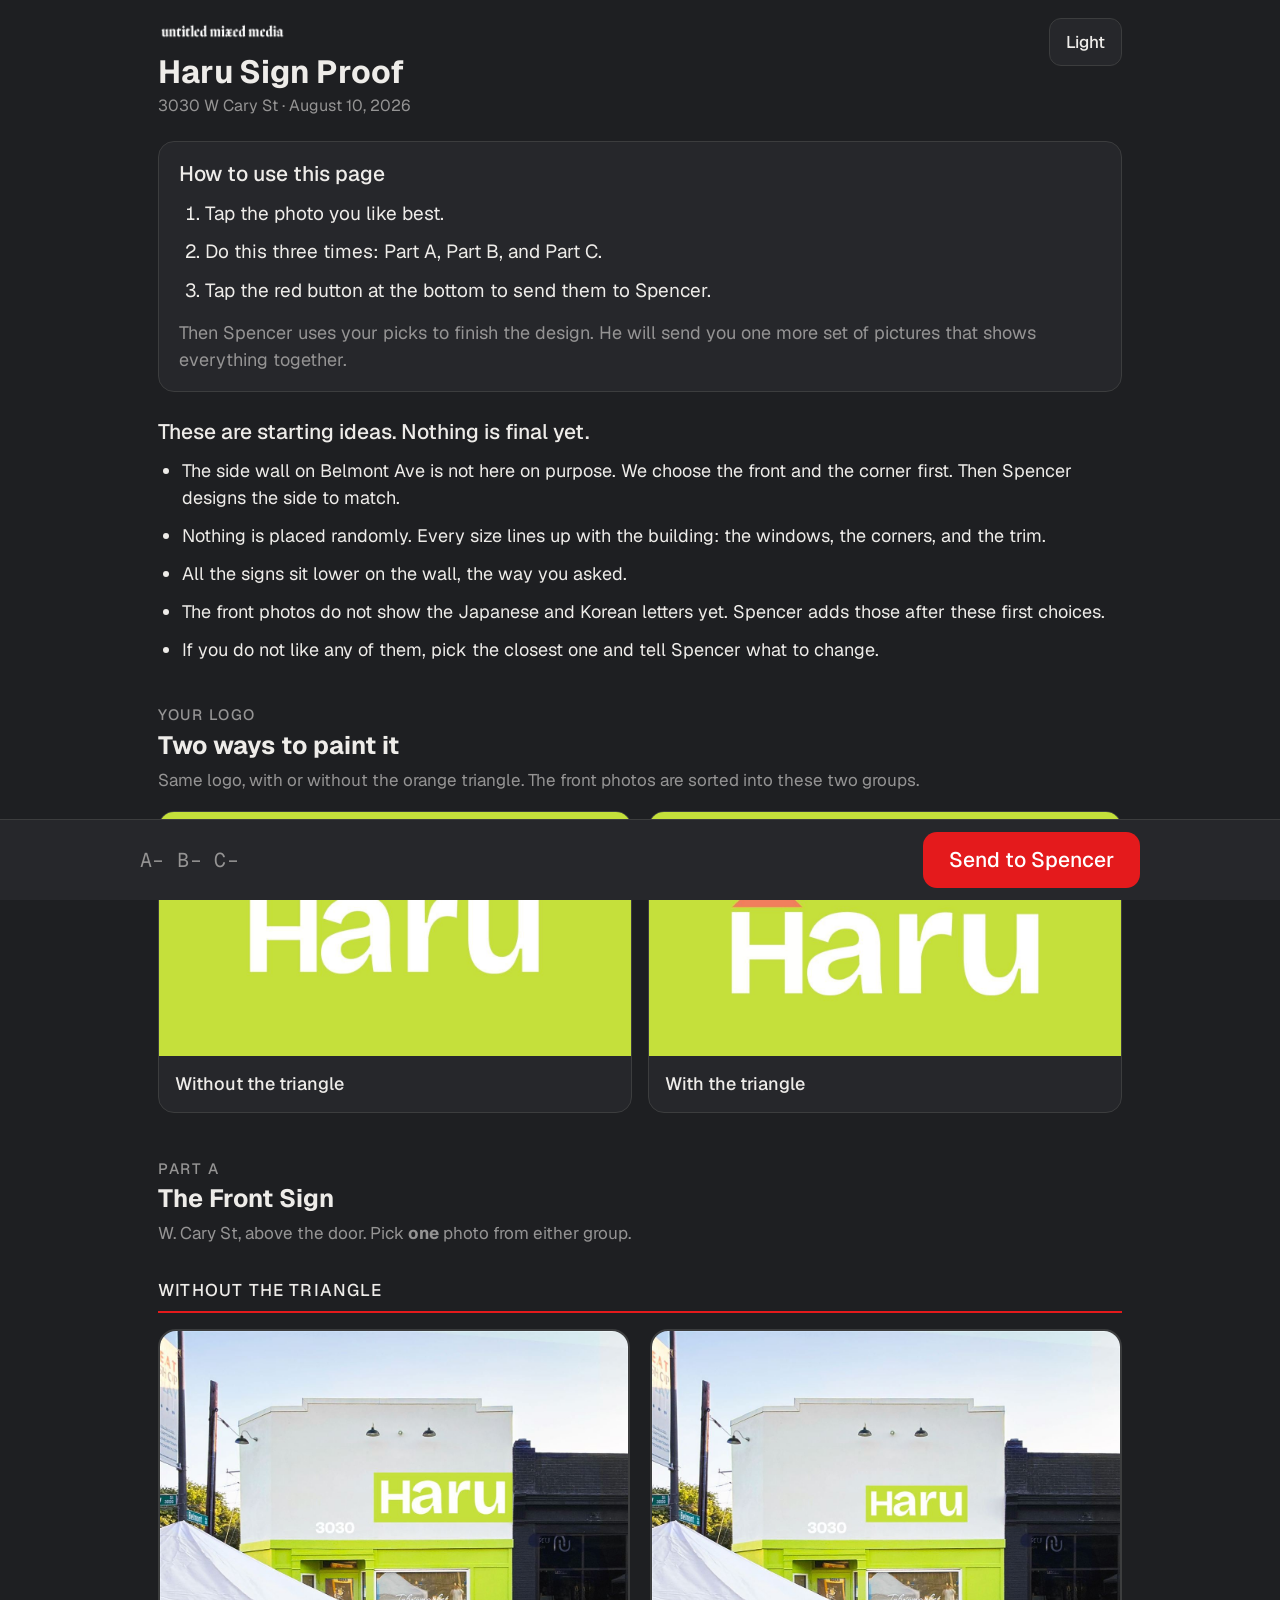
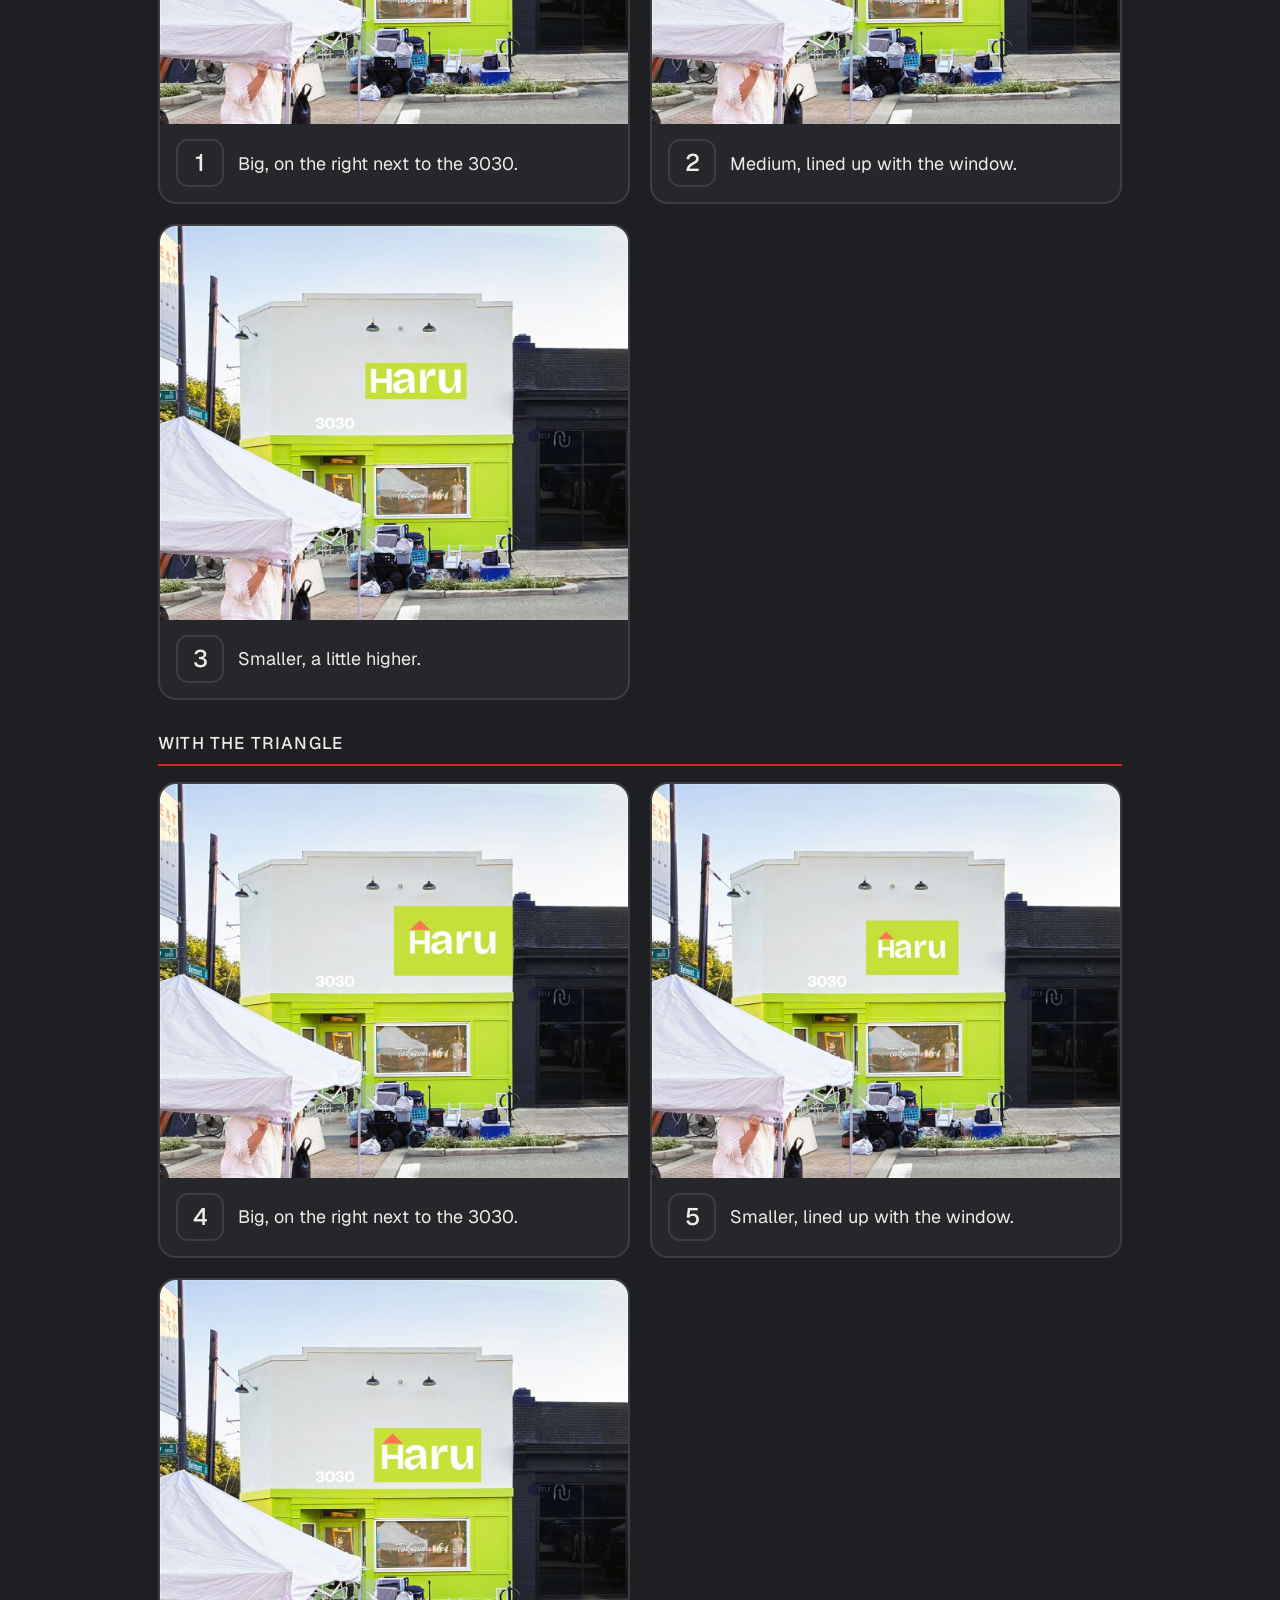
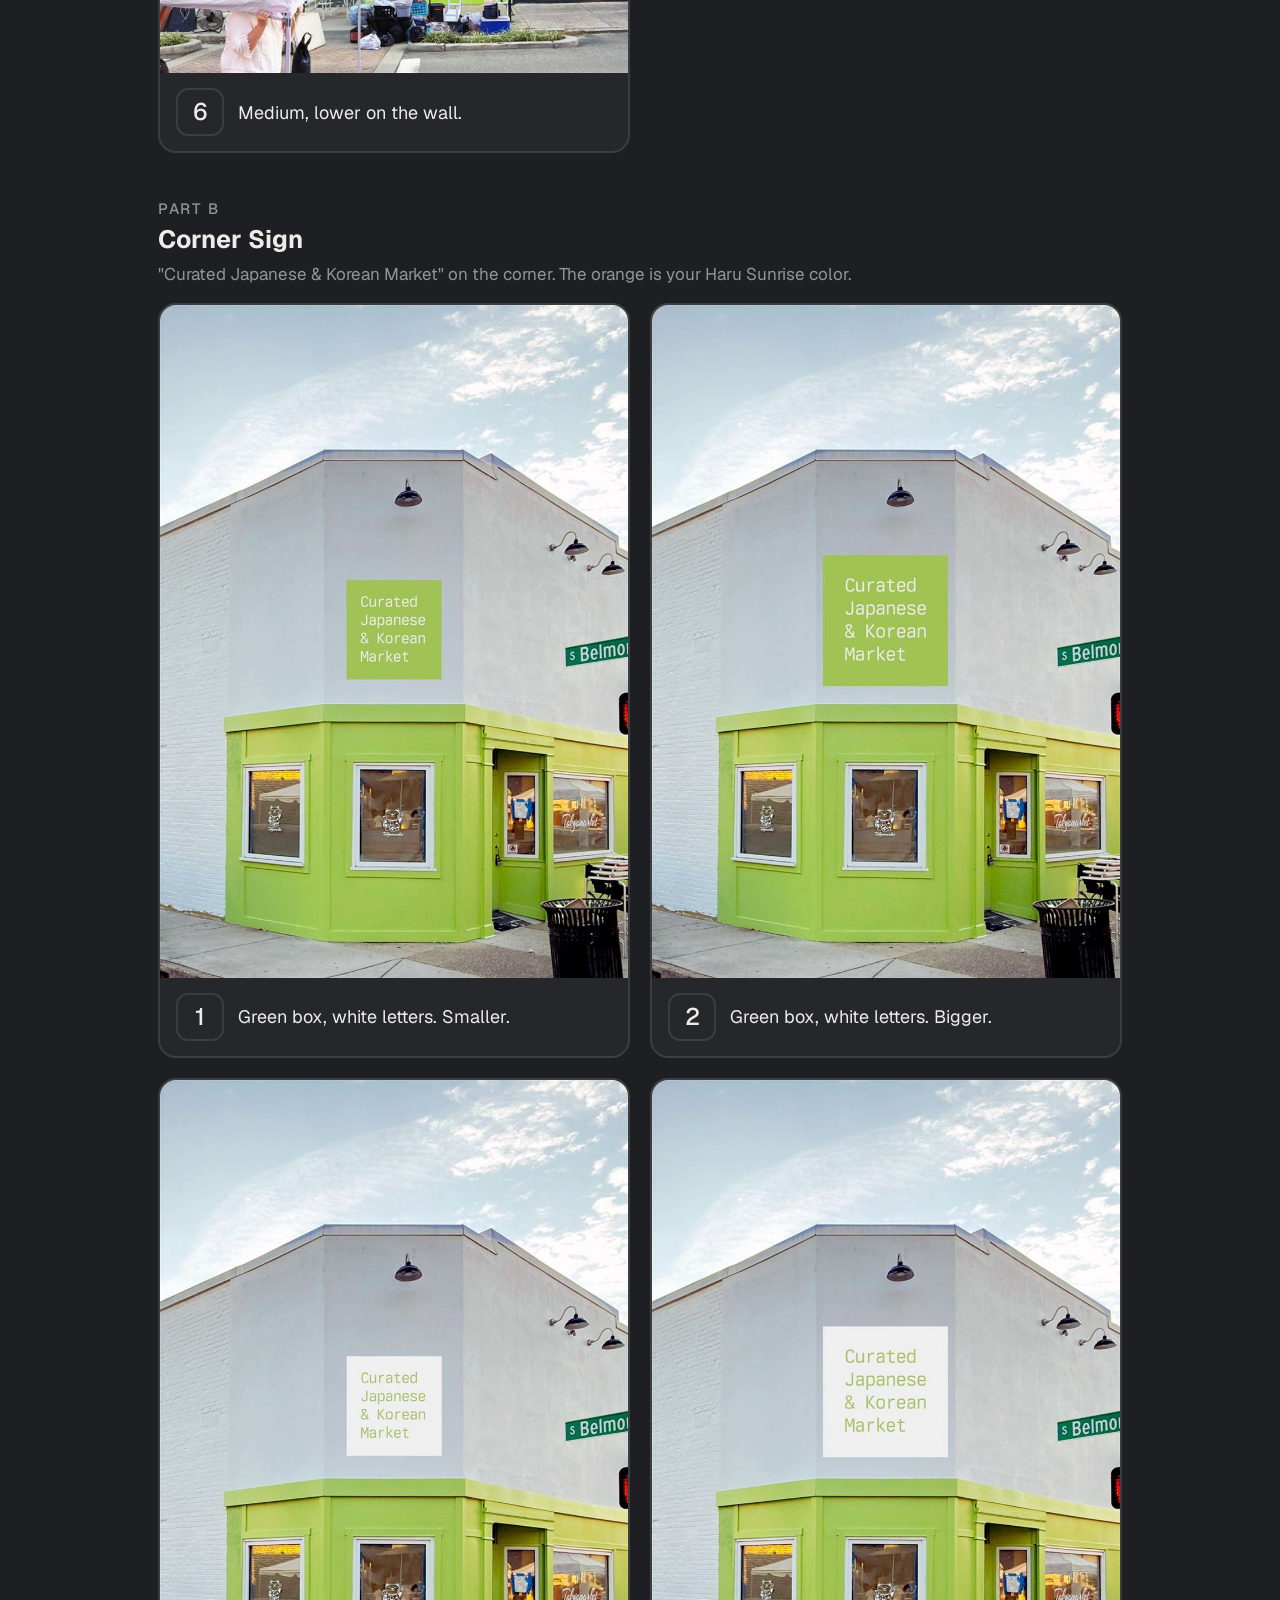
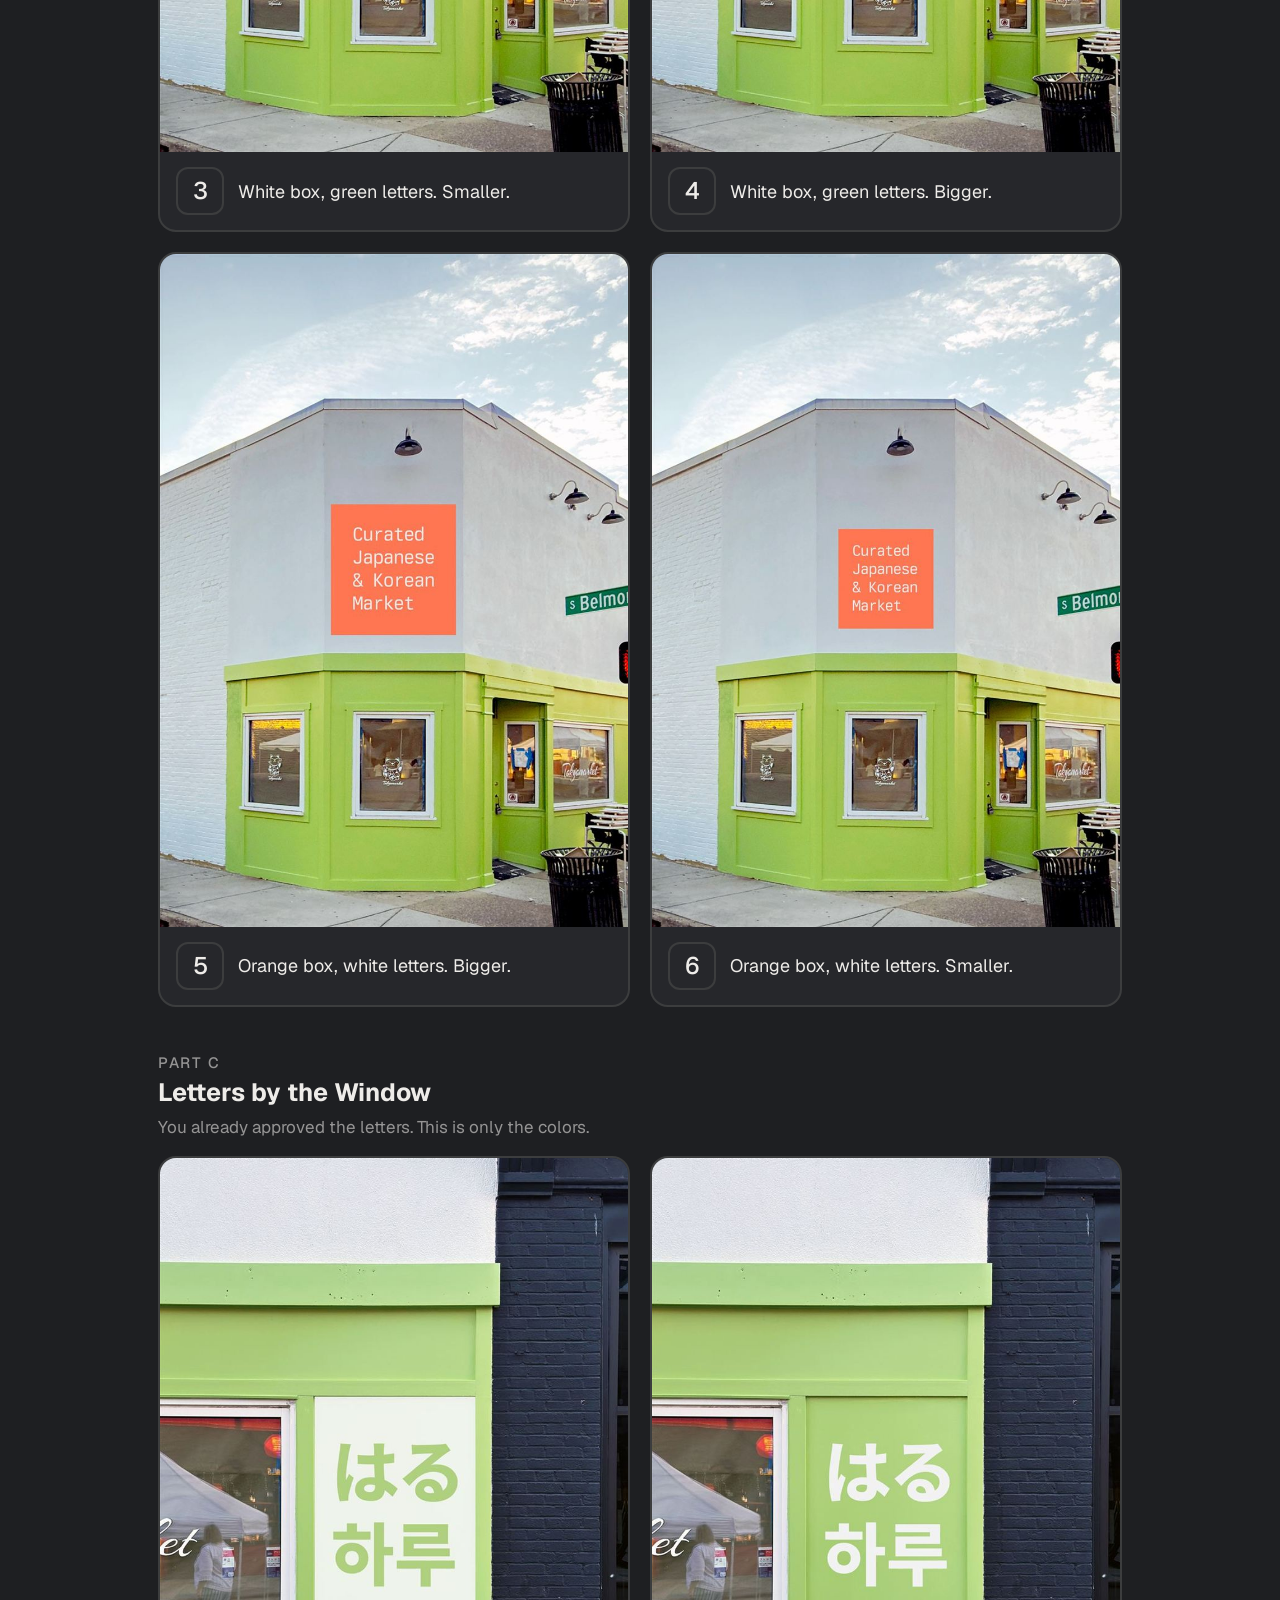
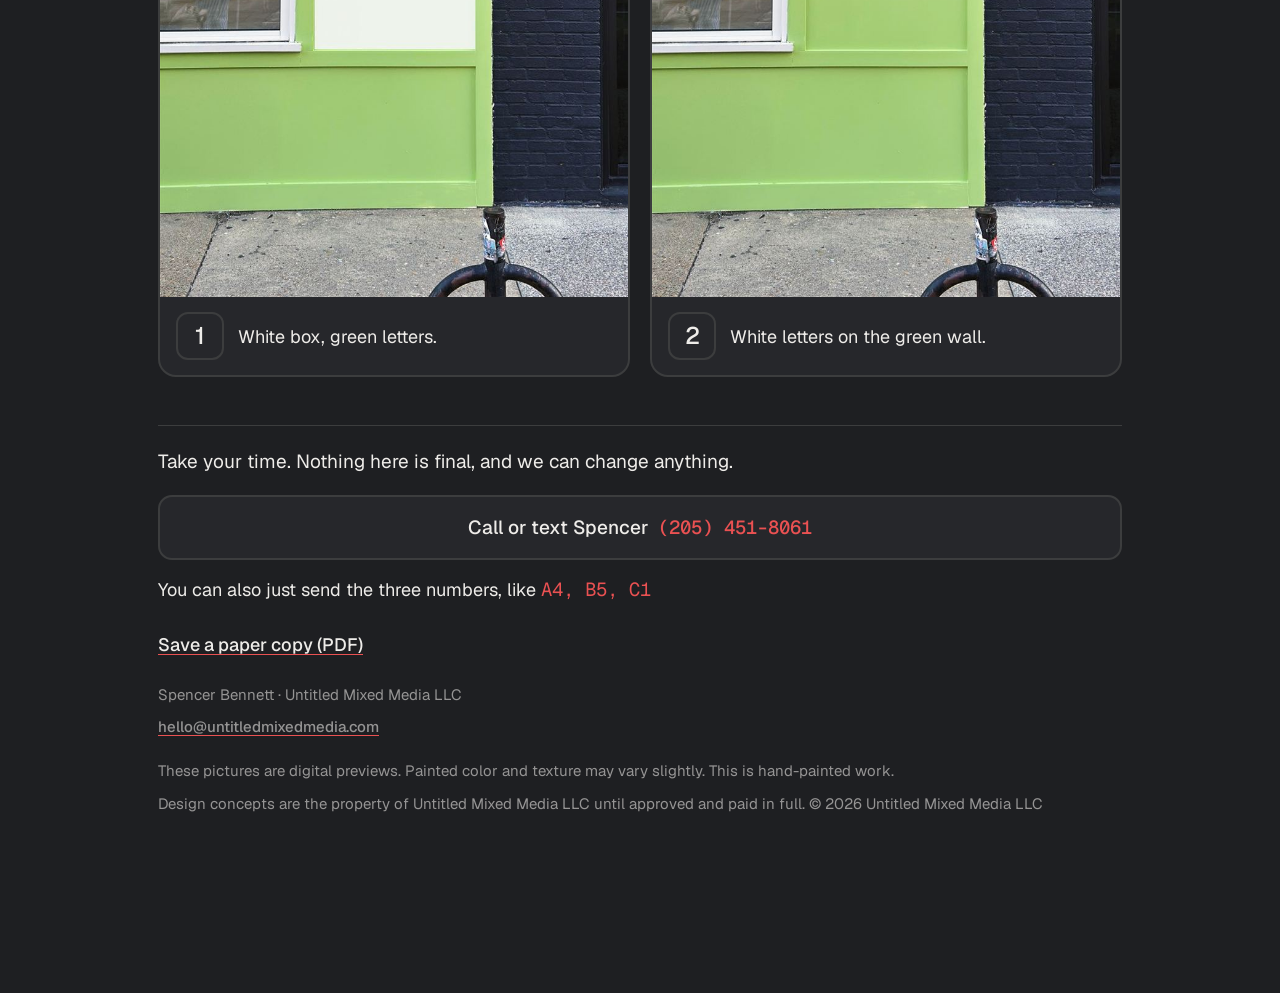
<file: index.html>
<!DOCTYPE html>
<html lang="en" data-theme="dark">
<head>
<meta charset="utf-8">
<meta name="robots" content="noindex, nofollow">
<meta name="viewport" content="width=device-width, initial-scale=1, viewport-fit=cover">
<title>Haru Sign Proof</title>
<link rel="stylesheet" href="type.css">
<style>

  :root{
    --bg:#1E1F22; --surface:#26272B; --line:#3C3D3E;
    --text:#EEECE9; --muted:#959494;
    --accent:#e41a1c; --accent-text:#EA5152;
    --wordmark-invert:0;
    --font-ui:"Geist",-apple-system,BlinkMacSystemFont,"SF Pro Text","Segoe UI","Helvetica Neue",Arial,sans-serif;
    --font-mono:"Geist Mono",ui-monospace,"SF Mono",SFMono-Regular,Menlo,Consolas,monospace;
  }
  [data-theme="light"]{
    --bg:#EEECE9; --surface:#FFFFFF; --line:#D0CFCD;
    --text:#000205; --muted:#595A5B;
    --accent:#C4141C; --accent-text:#B3121A;
    --wordmark-invert:1;
  }
  *{box-sizing:border-box}
  html{-webkit-text-size-adjust:100%}
  body{
    margin:0; background:var(--bg); color:var(--text);
    font-family:var(--font-ui); font-size:19px; font-weight:400; line-height:1.55;
    padding-bottom:150px;
  }
  .wrap{
    max-width:660px; margin:0 auto; padding:18px;
    padding-left:max(18px,env(safe-area-inset-left));
    padding-right:max(18px,env(safe-area-inset-right));
  }
  @media (min-width:760px){ .wrap{max-width:1000px} }

  .visually-hidden{
    position:absolute!important;width:1px;height:1px;padding:0;margin:-1px;
    overflow:hidden;clip:rect(0 0 0 0);clip-path:inset(50%);white-space:nowrap;border:0;
  }
  .skip{
    position:absolute; left:-9999px; top:0; z-index:50;
    background:var(--accent); color:#FFFFFF; padding:14px 20px; border-radius:0 0 12px 0;
    font-size:19px; font-weight:500; text-decoration:none;
  }
  .skip:focus{left:0}

  header{display:flex;align-items:flex-start;justify-content:space-between;gap:14px}
  .wordmark{height:26px;width:auto;display:block;filter:invert(var(--wordmark-invert))}
  h1{font-size:32px;line-height:1.14;margin:10px 0 4px;font-weight:700;letter-spacing:-0.005em}
  .meta{color:var(--muted);font-size:16px;margin:0}
  .toggle{
    flex:none;min-height:48px;min-width:48px;padding:10px 16px;
    border:1px solid var(--line);background:var(--surface);color:var(--text);
    border-radius:12px;font-family:var(--font-ui);font-size:17px;font-weight:500;cursor:pointer;
  }

  .howto{
    background:var(--surface);border:1px solid var(--line);border-radius:16px;
    padding:18px 20px;margin:22px 0 0;
  }
  .howto h2{font-size:21px;margin:0 0 12px;font-weight:500;line-height:1.3}
  .howto ol{margin:0;padding-left:26px}
  .howto li{margin:0 0 10px;font-size:19px;line-height:1.5}
  .howto li:last-child{margin-bottom:0}
  .next-step{margin:14px 0 0;font-size:18px;line-height:1.5;color:var(--muted)}

  .summary{margin:26px 0 0;padding:0}
  .summary h2{font-size:21px;margin:0 0 12px;font-weight:500;line-height:1.3}
  .summary ul{margin:0;padding-left:24px}
  .summary li{margin:0 0 11px;font-size:18px;line-height:1.5;color:var(--text)}
  .summary li:last-child{margin-bottom:0}

  .ref{margin-top:40px}
  .ref h2{font-size:25px;margin:3px 0 0;font-weight:700;line-height:1.2}
  .eyebrow{color:var(--muted);font-size:15px;font-weight:500;letter-spacing:.1em;text-transform:uppercase;margin:0}
  .note{color:var(--muted);font-size:17px;margin:8px 0 0;line-height:1.5}
  .ref-grid{display:grid;gap:16px;grid-template-columns:1fr;margin-top:18px}
  @media (min-width:640px){ .ref-grid{grid-template-columns:1fr 1fr} }
  .ref-card{background:var(--surface);border:1px solid var(--line);border-radius:16px;overflow:hidden}
  .ref-card img{width:100%;height:auto;display:block}
  .ref-card p{margin:0;padding:14px 16px;font-size:18px;font-weight:500}

  fieldset{border:0;margin:0;padding:0;min-width:0}
  .part{margin-top:44px}
  h2.part-title{font-size:25px;margin:3px 0 0;font-weight:700;line-height:1.2}
  .group-label{
    font-size:17px;font-weight:500;letter-spacing:.07em;text-transform:uppercase;
    margin:30px 0 0;padding-bottom:8px;border-bottom:2px solid var(--accent);
  }
  .grid{display:grid;gap:20px;grid-template-columns:1fr;margin-top:16px}
  @media (min-width:640px){ .grid{grid-template-columns:1fr 1fr} }

  .option{display:block;position:relative;margin:0}
  .option input{
    position:absolute;width:1px;height:1px;margin:-1px;
    clip:rect(0 0 0 0);clip-path:inset(50%);overflow:hidden;border:0;padding:0;
  }
  .card{
    display:block;background:var(--surface);
    border:2px solid var(--line);border-radius:18px;overflow:hidden;cursor:pointer;
    transition:border-color .18s ease, transform .18s ease;
  }
  .option input:checked + .card{border-color:var(--accent);border-width:3px;transform:translateY(-2px)}
  .option input:focus-visible + .card{outline:3px solid var(--accent-text);outline-offset:3px}
  .card img{width:100%;height:auto;display:block;background:var(--line)}
  .card-body{display:flex;align-items:center;gap:14px;padding:15px 16px;min-height:56px}
  .num{
    flex:none;font-family:var(--font-ui);font-weight:500;font-size:24px;line-height:1;
    min-width:48px;min-height:48px;display:flex;align-items:center;justify-content:center;
    border:2px solid var(--line);border-radius:12px;
    transition:background-color .18s ease,border-color .18s ease,color .18s ease;
  }
  .option input:checked + .card .num{
    background:var(--accent);border-color:var(--accent);color:#FFFFFF;
    animation:pop .26s cubic-bezier(.25,1,.5,1);
  }
  @keyframes pop{0%{transform:scale(1)}45%{transform:scale(1.14)}100%{transform:scale(1)}}
  .cap{font-size:18px;line-height:1.4}
  /* The label is generated by the checked-state rule rather than hidden by it, so a
     stylesheet failure or reader mode shows zero badges instead of one on every option. */
  .badge{
    margin-left:auto;font-weight:500;color:var(--accent-text);
    font-size:17px;white-space:nowrap;
  }
  .option input:checked + .card .badge::after{
    content:"\2713 Picked";display:inline-block;animation:fadein .26s ease both;
  }
  @keyframes fadein{from{opacity:0;transform:translateX(6px)}to{opacity:1;transform:none}}

  .bar{
    position:fixed;left:0;right:0;bottom:0;z-index:20;
    background:var(--surface);border-top:1px solid var(--line);
    padding:12px max(16px,env(safe-area-inset-right)) calc(12px + env(safe-area-inset-bottom)) max(16px,env(safe-area-inset-left));
  }
  .bar-inner{max-width:660px;margin:0 auto;display:flex;align-items:center;gap:14px;flex-wrap:wrap}
  @media (min-width:760px){ .bar-inner{max-width:1000px} }
  .picks{font-family:var(--font-mono);font-size:20px;font-weight:400;letter-spacing:.02em}
  .picks .ok{color:var(--accent-text)}
  .picks .todo{color:var(--muted)}
  .send{
    margin-left:auto;min-height:56px;padding:14px 26px;
    background:var(--accent);color:#FFFFFF;border:none;border-radius:14px;
    font-family:var(--font-ui);font-size:21px;font-weight:500;line-height:1.1;cursor:pointer;
    transition:transform .12s ease;
  }
  .send.ready.nudge{animation:nudge .5s cubic-bezier(.25,1,.5,1)}
  @keyframes nudge{0%{transform:scale(1)}40%{transform:scale(1.05)}100%{transform:scale(1)}}
  .send:active{transform:translateY(2px)}
  .send:focus-visible{outline:3px solid var(--accent-text);outline-offset:3px}
  .bar-msg{flex-basis:100%;font-size:17px;color:var(--accent-text);font-weight:500;margin:0}
  .bar-msg:empty{display:none}
  .bar-done{flex-basis:100%;font-size:17px;color:var(--muted);margin:0}
  .bar-done:empty{display:none}

  :focus{scroll-margin-bottom:190px;scroll-margin-top:20px}

  footer{margin-top:48px;border-top:1px solid var(--line);padding-top:22px}
  .signoff{font-size:19px;margin:0 0 18px;line-height:1.5}
  .code{font-family:var(--font-mono);font-size:19px;color:var(--accent-text)}
  .calllink{
    display:flex;align-items:center;justify-content:center;gap:10px;
    min-height:60px;padding:16px 20px;margin:0 0 16px;
    border:2px solid var(--line);border-radius:14px;background:var(--surface);
    color:var(--text);font-size:19px;font-weight:500;text-decoration:none;text-align:center;
  }
  .calllink:focus-visible{outline:3px solid var(--accent-text);outline-offset:3px}
  .calllink .tel{font-family:var(--font-mono);color:var(--accent-text)}
  .alt-contact{font-size:18px;margin:0 0 16px;line-height:1.5}
  .maillink{
    display:inline-block;min-height:44px;padding:10px 0;
    color:var(--text);font-weight:500;text-decoration-color:var(--accent-text);text-underline-offset:3px;
  }
  .fine{color:var(--muted);font-size:15px;line-height:1.5;margin:10px 0}
  .fine a{color:inherit}

  .reveal{animation:rise .5s cubic-bezier(.25,1,.5,1) both}
  @keyframes rise{from{opacity:0;transform:translateY(10px)}to{opacity:1;transform:none}}

  @media (prefers-reduced-motion:reduce){
    *,*::before,*::after{
      transition-duration:.01ms!important;
      animation-duration:.01ms!important;
      animation-iteration-count:1!important;
    }
    .option input:checked + .card{transform:none}
  }
</style>
</head>
<body>
<a class="skip" href="#choices">Skip to the choices</a>
<div class="wrap">
  <header class="reveal">
    <div>
      <img class="wordmark" src="img/wordmark_white.png" width="537" height="108" alt="Untitled Mixed Media">
      <h1>Haru Sign Proof</h1>
      <p class="meta">3030 W Cary St &middot; August 10, 2026</p>
    </div>
    <button type="button" class="toggle" id="themeToggle" aria-pressed="false">Light</button>
  </header>

  <section class="howto reveal" style="animation-delay:.06s" aria-labelledby="howH">
    <h2 id="howH">How to use this page</h2>
    <ol>
      <li>Tap the photo you like best.</li>
      <li>Do this three times: Part A, Part B, and Part C.</li>
      <li>Tap the red button at the bottom to send them to Spencer.</li>
    </ol>
    <p class="next-step">Then Spencer uses your picks to finish the design. He will send you one more set of pictures that shows everything together.</p>
  </section>

  <section class="summary reveal" style="animation-delay:.12s" aria-labelledby="sumH">
    <h2 id="sumH">These are starting ideas. Nothing is final yet.</h2>
    <ul>
      <li>The side wall on Belmont Ave is not here on purpose. We choose the front and the corner first. Then Spencer designs the side to match.</li>
      <li>Nothing is placed randomly. Every size lines up with the building: the windows, the corners, and the trim.</li>
      <li>All the signs sit lower on the wall, the way you asked.</li>
      <li>The front photos do not show the Japanese and Korean letters yet. Spencer adds those after these first choices.</li>
      <li>If you do not like any of them, pick the closest one and tell Spencer what to change.</li>
    </ul>
  </section>

  <!-- LOGO REFERENCE -->
  <section class="ref" aria-labelledby="refH">
    <p class="eyebrow">Your logo</p>
    <h2 id="refH">Two ways to paint it</h2>
    <p class="note">Same logo, with or without the orange triangle. The front photos are sorted into these two groups.</p>
    <div class="ref-grid">
      <div class="ref-card">
        <img src="img/style_no_triangle.jpg" width="1200" height="620" alt="The Haru logo in white on a green panel. Wordmark only, no triangle.">
        <p>Without the triangle</p>
      </div>
      <div class="ref-card">
        <img src="img/style_with_triangle.jpg" width="1200" height="620" alt="The Haru logo in white on a green panel with the orange triangle above the H." loading="lazy">
        <p>With the triangle</p>
      </div>
    </div>
  </section>

  <!-- PART A -->
  <section class="part" id="choices" aria-labelledby="hA">
    <fieldset>
      <legend class="visually-hidden">Part A. The front sign. Pick one of six photos.</legend>
      <p class="eyebrow">Part A</p>
      <h2 class="part-title" id="hA">The Front Sign</h2>
      <p class="note">W. Cary St, above the door. Pick <strong>one</strong> photo from either group.</p>

      <h3 class="group-label">Without the triangle</h3>
      <div class="grid">
        <label class="option">
          <input type="radio" name="a" value="1">
          <span class="card">
            <img src="img/front_nt_side.jpg" width="1200" height="1009" alt="Front of the building. Large Haru logo, no triangle, on the right side of the white wall next to the 3030." loading="lazy">
            <span class="card-body">
              <span class="num" aria-hidden="true">1</span>
              <span class="cap">Big, on the right next to the 3030.</span>
              <span class="badge" aria-hidden="true"></span>
            </span>
          </span>
        </label>
        <label class="option">
          <input type="radio" name="a" value="2">
          <span class="card">
            <img src="img/front_nt_window.jpg" width="1200" height="1009" alt="Front of the building. Medium Haru logo, no triangle, lined up with the window below it." loading="lazy">
            <span class="card-body">
              <span class="num" aria-hidden="true">2</span>
              <span class="cap">Medium, lined up with the window.</span>
              <span class="badge" aria-hidden="true"></span>
            </span>
          </span>
        </label>
        <label class="option">
          <input type="radio" name="a" value="3">
          <span class="card">
            <img src="img/front_nt_higher.jpg" width="1200" height="1009" alt="Front of the building. Smaller Haru logo, no triangle, sitting a little higher on the wall." loading="lazy">
            <span class="card-body">
              <span class="num" aria-hidden="true">3</span>
              <span class="cap">Smaller, a little higher.</span>
              <span class="badge" aria-hidden="true"></span>
            </span>
          </span>
        </label>
      </div>

      <h3 class="group-label">With the triangle</h3>
      <div class="grid">
        <label class="option">
          <input type="radio" name="a" value="4">
          <span class="card">
            <img src="img/front_wt_side.jpg" width="1200" height="1009" alt="Front of the building. Large Haru logo with the orange triangle, on the right side next to the 3030." loading="lazy">
            <span class="card-body">
              <span class="num" aria-hidden="true">4</span>
              <span class="cap">Big, on the right next to the 3030.</span>
              <span class="badge" aria-hidden="true"></span>
            </span>
          </span>
        </label>
        <label class="option">
          <input type="radio" name="a" value="5">
          <span class="card">
            <img src="img/front_wt_window.jpg" width="1200" height="1009" alt="Front of the building. Smaller Haru logo with the orange triangle, lined up with the window below it." loading="lazy">
            <span class="card-body">
              <span class="num" aria-hidden="true">5</span>
              <span class="cap">Smaller, lined up with the window.</span>
              <span class="badge" aria-hidden="true"></span>
            </span>
          </span>
        </label>
        <label class="option">
          <input type="radio" name="a" value="6">
          <span class="card">
            <img src="img/front_wt_low.jpg" width="1200" height="1009" alt="Front of the building. Medium Haru logo with the orange triangle, sitting lower on the wall." loading="lazy">
            <span class="card-body">
              <span class="num" aria-hidden="true">6</span>
              <span class="cap">Medium, lower on the wall.</span>
              <span class="badge" aria-hidden="true"></span>
            </span>
          </span>
        </label>
      </div>
    </fieldset>
  </section>

  <!-- PART B -->
  <section class="part" aria-labelledby="hB">
    <fieldset>
      <legend class="visually-hidden">Part B. The corner sign. Pick one of six photos.</legend>
      <p class="eyebrow">Part B</p>
      <h2 class="part-title" id="hB">Corner Sign</h2>
      <p class="note">"Curated Japanese &amp; Korean Market" on the corner. The orange is your Haru Sunrise color.</p>
      <div class="grid">
        <label class="option">
          <input type="radio" name="b" value="1">
          <span class="card">
            <img src="img/haru-corner-1.jpg" width="835" height="1200" alt="Corner of the building. Green box with white letters, smaller size." loading="lazy">
            <span class="card-body">
              <span class="num" aria-hidden="true">1</span>
              <span class="cap">Green box, white letters. Smaller.</span>
              <span class="badge" aria-hidden="true"></span>
            </span>
          </span>
        </label>
        <label class="option">
          <input type="radio" name="b" value="2">
          <span class="card">
            <img src="img/haru-corner-2.jpg" width="835" height="1200" alt="Corner of the building. Green box with white letters, bigger size." loading="lazy">
            <span class="card-body">
              <span class="num" aria-hidden="true">2</span>
              <span class="cap">Green box, white letters. Bigger.</span>
              <span class="badge" aria-hidden="true"></span>
            </span>
          </span>
        </label>
        <label class="option">
          <input type="radio" name="b" value="3">
          <span class="card">
            <img src="img/haru-corner-3.jpg" width="835" height="1200" alt="Corner of the building. White box with green letters, smaller size." loading="lazy">
            <span class="card-body">
              <span class="num" aria-hidden="true">3</span>
              <span class="cap">White box, green letters. Smaller.</span>
              <span class="badge" aria-hidden="true"></span>
            </span>
          </span>
        </label>
        <label class="option">
          <input type="radio" name="b" value="4">
          <span class="card">
            <img src="img/haru-corner-4.jpg" width="835" height="1200" alt="Corner of the building. White box with green letters, bigger size." loading="lazy">
            <span class="card-body">
              <span class="num" aria-hidden="true">4</span>
              <span class="cap">White box, green letters. Bigger.</span>
              <span class="badge" aria-hidden="true"></span>
            </span>
          </span>
        </label>
        <label class="option">
          <input type="radio" name="b" value="5">
          <span class="card">
            <img src="img/haru-corner-5.jpg" width="835" height="1200" alt="Corner of the building. Orange Haru Sunrise box with white letters, bigger size." loading="lazy">
            <span class="card-body">
              <span class="num" aria-hidden="true">5</span>
              <span class="cap">Orange box, white letters. Bigger.</span>
              <span class="badge" aria-hidden="true"></span>
            </span>
          </span>
        </label>
        <label class="option">
          <input type="radio" name="b" value="6">
          <span class="card">
            <img src="img/haru-corner-6.jpg" width="835" height="1200" alt="Corner of the building. Orange Haru Sunrise box with white letters, smaller size." loading="lazy">
            <span class="card-body">
              <span class="num" aria-hidden="true">6</span>
              <span class="cap">Orange box, white letters. Smaller.</span>
              <span class="badge" aria-hidden="true"></span>
            </span>
          </span>
        </label>
      </div>
    </fieldset>
  </section>

  <!-- PART C -->
  <section class="part" aria-labelledby="hC">
    <fieldset>
      <legend class="visually-hidden">Part C. The letters by the window. Pick one of two photos.</legend>
      <p class="eyebrow">Part C</p>
      <h2 class="part-title" id="hC">Letters by the Window</h2>
      <p class="note">You already approved the letters. This is only the colors.</p>
      <div class="grid">
        <label class="option">
          <input type="radio" name="c" value="1">
          <span class="card">
            <img src="img/haru-characters-1.jpg" width="760" height="1200" alt="By the window: the word haru in Japanese and Korean letters, green letters on a white box." loading="lazy">
            <span class="card-body">
              <span class="num" aria-hidden="true">1</span>
              <span class="cap">White box, green letters.</span>
              <span class="badge" aria-hidden="true"></span>
            </span>
          </span>
        </label>
        <label class="option">
          <input type="radio" name="c" value="2">
          <span class="card">
            <img src="img/haru-characters-2.jpg" width="760" height="1200" alt="By the window: the word haru in Japanese and Korean letters, white letters painted on the green wall." loading="lazy">
            <span class="card-body">
              <span class="num" aria-hidden="true">2</span>
              <span class="cap">White letters on the green wall.</span>
              <span class="badge" aria-hidden="true"></span>
            </span>
          </span>
        </label>
      </div>
    </fieldset>
  </section>

  <footer>
    <p class="signoff">Take your time. Nothing here is final, and we can change anything.</p>
    <a class="calllink" href="tel:+12054518061">Call or text Spencer <span class="tel">(205)&nbsp;451-8061</span></a>
    <p class="alt-contact">You can also just send the three numbers, like <span class="code">A4, B5, C1</span></p>
    <p class="alt-contact"><a class="maillink" href="haru-sign-proof.pdf">Save a paper copy (PDF)</a></p>
    <p class="fine">Spencer Bennett &middot; Untitled Mixed Media LLC<br><a class="maillink" href="mailto:hello@untitledmixedmedia.com">hello@untitledmixedmedia.com</a></p>
    <p class="fine">These pictures are digital previews. Painted color and texture may vary slightly. This is hand-painted work.</p>
    <p class="fine">Design concepts are the property of Untitled Mixed Media LLC until approved and paid in full. &copy; 2026 Untitled Mixed Media LLC</p>
  </footer>
</div>

<div class="bar" role="region" aria-label="Your choices so far">
  <div class="bar-inner">
    <span class="picks" id="picks" aria-hidden="true"><span class="todo">A&ndash;</span> <span class="todo">B&ndash;</span> <span class="todo">C&ndash;</span></span>
    <span class="visually-hidden" id="picksSR" aria-live="polite">Nothing picked yet.</span>
    <button type="button" class="send" id="send">Send to Spencer</button>
    <p class="bar-msg" id="barMsg" role="alert"></p>
    <p class="bar-done" id="barDone"></p>
  </div>
</div>

<script>
(function(){
  var doc = document.documentElement;
  var params = new URLSearchParams(location.search);
  var toggle = document.getElementById('themeToggle');

  function applyTheme(t){
    doc.setAttribute('data-theme', t);
    toggle.setAttribute('aria-pressed', t === 'light' ? 'true' : 'false');
    toggle.textContent = t === 'light' ? 'Dark' : 'Light';
  }
  var saved = params.get('theme');
  try { saved = saved || localStorage.getItem('haru-theme'); } catch(e){}
  applyTheme(saved === 'light' ? 'light' : 'dark');
  toggle.addEventListener('click', function(){
    applyTheme(doc.getAttribute('data-theme') === 'light' ? 'dark' : 'light');
    try { localStorage.setItem('haru-theme', doc.getAttribute('data-theme')); } catch(e){}
  });

  var KEYS = ['a','b','c'];
  var NAMES = {a:'Part A, the front sign', b:'Part B, the corner sign', c:'Part C, the letters by the window'};
  var state = {a:null,b:null,c:null};
  var picks = document.getElementById('picks');
  var picksSR = document.getElementById('picksSR');
  var barMsg = document.getElementById('barMsg');
  var barDone = document.getElementById('barDone');
  var send = document.getElementById('send');
  var celebrated = false;

  function missing(){ return KEYS.filter(function(k){ return !state[k]; }); }

  function update(){
    while (picks.firstChild) picks.removeChild(picks.firstChild);
    KEYS.forEach(function(k,i){
      if (i>0) picks.appendChild(document.createTextNode(' '));
      var s = document.createElement('span');
      s.textContent = k.toUpperCase() + (state[k] ? state[k] : '–');
      s.className = state[k] ? 'ok' : 'todo';
      picks.appendChild(s);
    });

    var done = KEYS.filter(function(k){ return state[k]; });
    picksSR.textContent = done.length === 0
      ? 'Nothing picked yet.'
      : 'Picked so far: ' + done.map(function(k){ return k.toUpperCase() + state[k]; }).join(', ') + '.';

    var ready = missing().length === 0;
    send.classList.toggle('ready', ready);
    if (ready){
      barMsg.textContent = '';
      barDone.textContent = 'All three picked. Now tap Send to Spencer.';
      if (!celebrated){
        celebrated = true;
        send.classList.add('nudge');
        setTimeout(function(){ send.classList.remove('nudge'); }, 600);
      }
    } else {
      barDone.textContent = '';
      celebrated = false;
    }
  }

  Array.prototype.forEach.call(document.querySelectorAll('input[type=radio]'), function(r){
    r.addEventListener('change', function(){ state[r.name] = r.value; update(); });
  });

  send.addEventListener('click', function(){
    var left = missing();
    if (left.length){
      barMsg.textContent = 'Still need to pick: ' + left.map(function(k){ return NAMES[k]; }).join(', ') + '.';
      var first = document.querySelector('input[name=' + left[0] + ']');
      if (first) first.closest('.part').scrollIntoView({block:'start', behavior:'smooth'});
      return;
    }
    var code = KEYS.map(function(k){ return k.toUpperCase() + state[k]; }).join(', ');
    location.href = 'sms:+12054518061&body=' + encodeURIComponent('Haru sign choices: ' + code);
  });

  if (params.get('demo') === '1'){
    [['a','4'],['b','5'],['c','1']].forEach(function(p){
      var el = document.querySelector('input[name=' + p[0] + '][value="' + p[1] + '"]');
      if (el){ el.checked = true; state[p[0]] = p[1]; }
    });
    update();
  } else { update(); }
})();
</script>
</body>
</html>
</file>
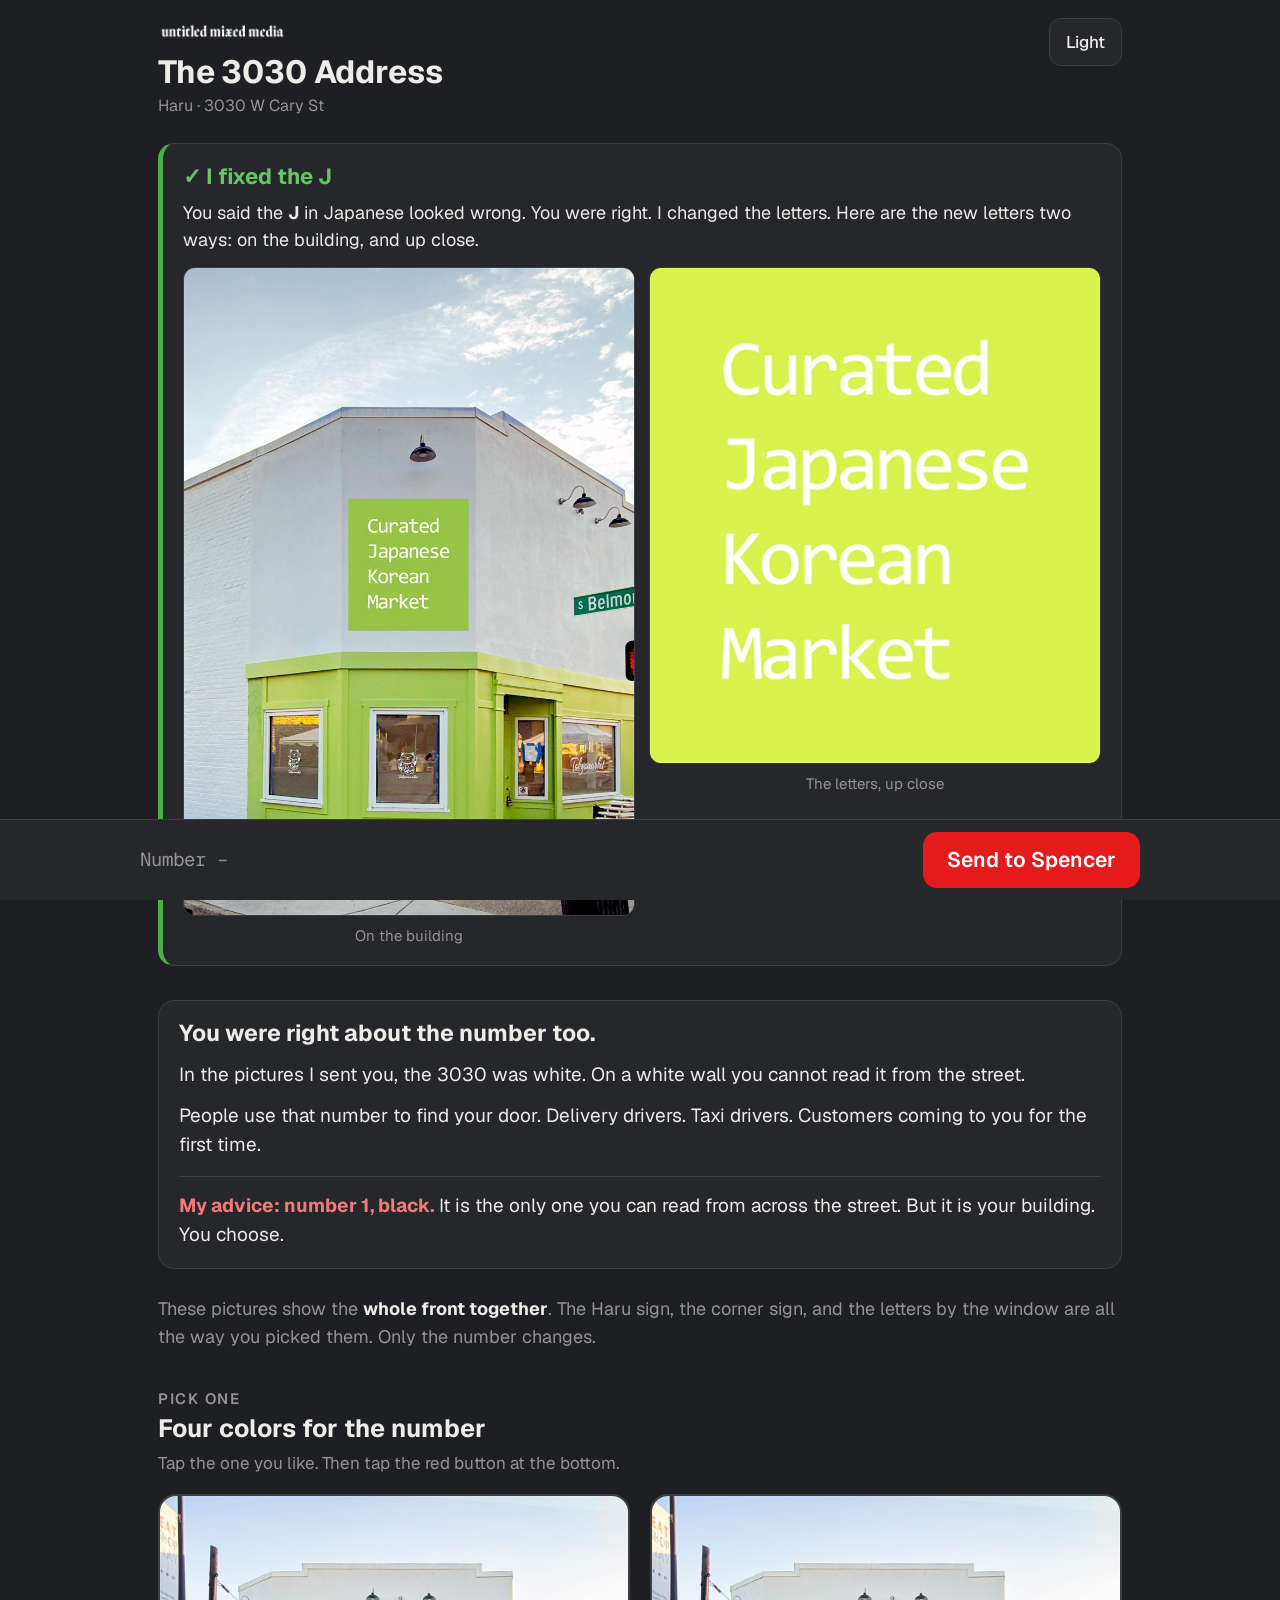
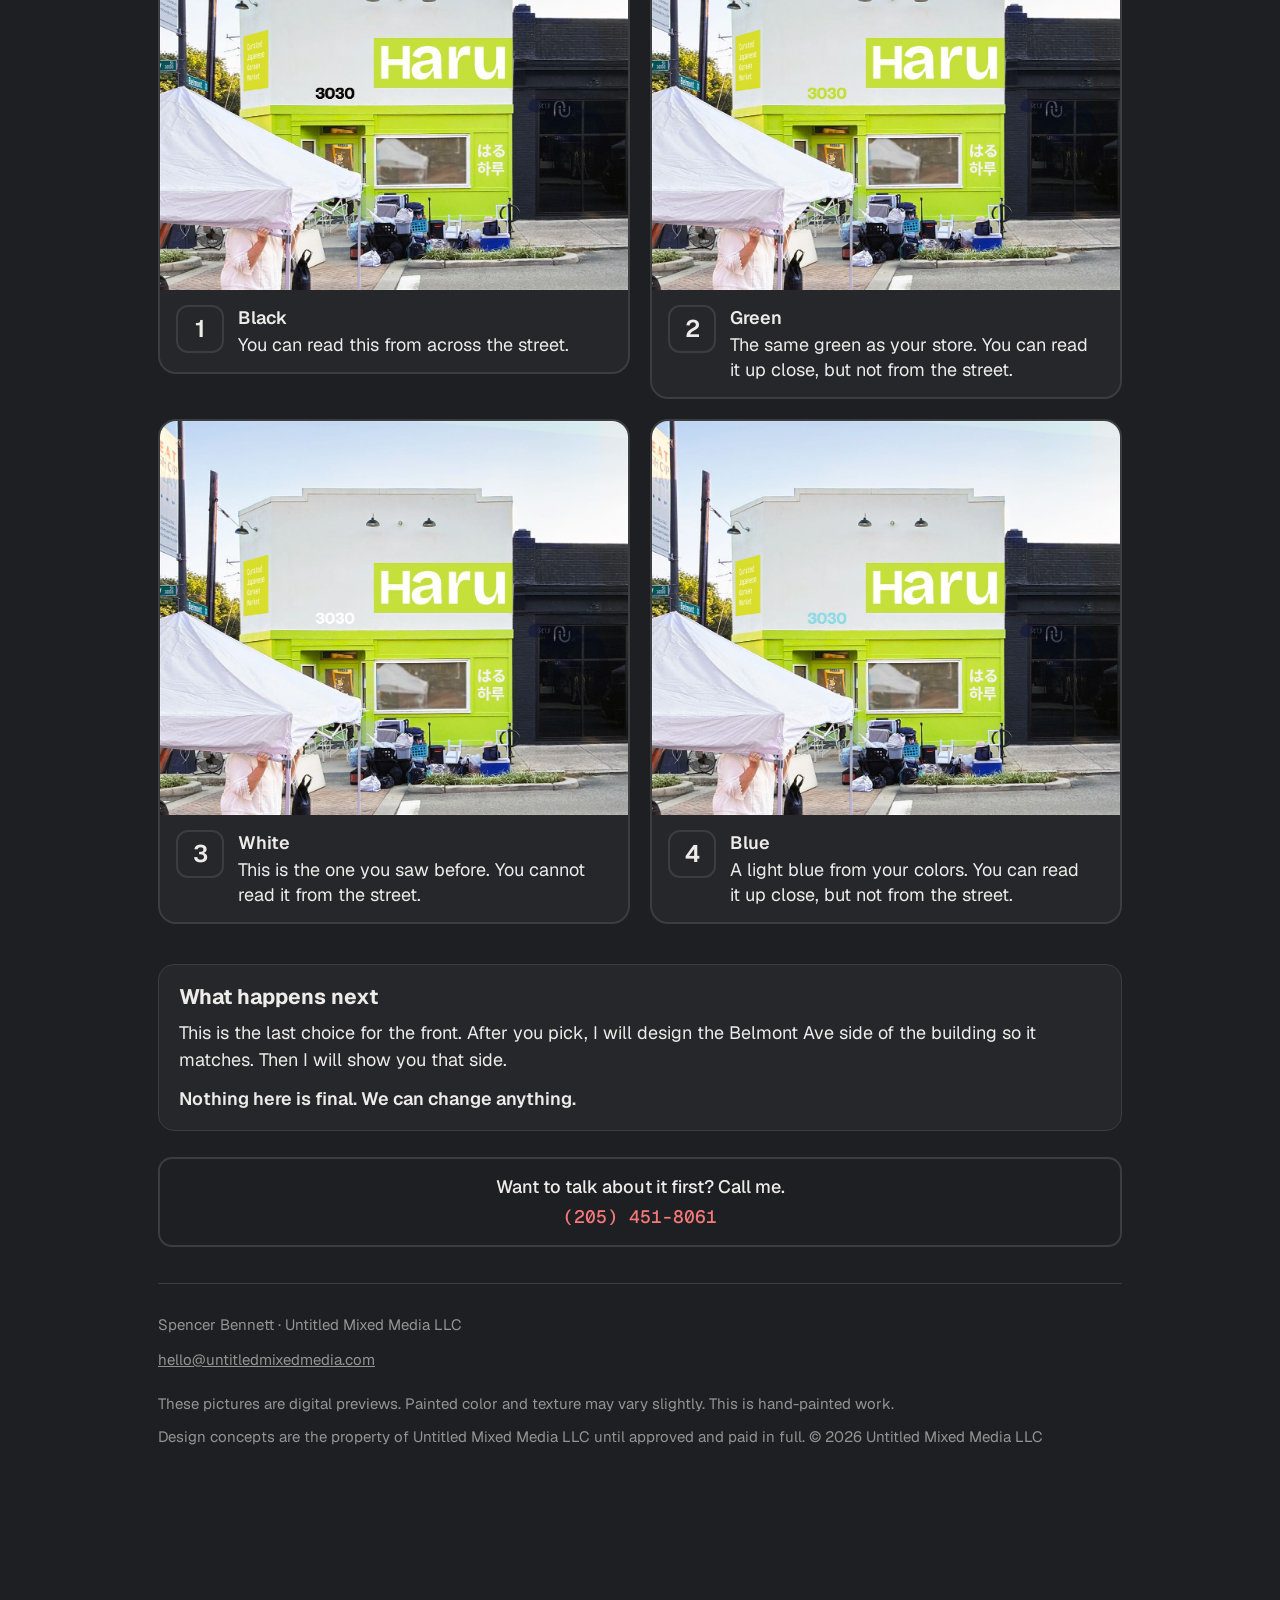
<file: address/index.html>
<!DOCTYPE html>
<html lang="en" data-theme="dark">
<head>
<meta charset="utf-8">
<meta name="robots" content="noindex, nofollow">
<meta name="viewport" content="width=device-width, initial-scale=1, viewport-fit=cover">
<title>Haru - The 3030 Address</title>
<link rel="stylesheet" href="../type.css">
<style>
  :root{
    --bg:#1E1F22; --surface:#26272B; --line:#3C3D3E;
    --text:#EEECE9; --muted:#959494;
    /* accent-text is lightened from #EA5152: that tint measured 4.12:1 on the
       card surface, under the 4.5 needed for normal-size text. */
    --accent:#e41a1c; --accent-text:#F5787A;
    --ok:#4daf4a; --ok-text:#69C466;
    --wordmark-invert:0;
    --font-ui:"Geist",-apple-system,BlinkMacSystemFont,"SF Pro Text","Segoe UI","Helvetica Neue",Arial,sans-serif;
    --font-mono:"Geist Mono",ui-monospace,"SF Mono",SFMono-Regular,Menlo,Consolas,monospace;
  }
  [data-theme="light"]{
    --bg:#EEECE9; --surface:#FFFFFF; --line:#D0CFCD;
    --text:#000205; --muted:#595A5B;
    --accent:#C4141C; --accent-text:#B3121A;
    --ok:#3D8B3A; --ok-text:#2F7A2C;
    --wordmark-invert:1;
  }
  *{box-sizing:border-box}
  html{-webkit-text-size-adjust:100%}
  body{
    margin:0;background:var(--bg);color:var(--text);
    font-family:var(--font-ui);font-size:19px;font-weight:400;line-height:1.55;
    padding-bottom:150px;
  }
  .wrap{
    max-width:660px;margin:0 auto;padding:18px;
    padding-left:max(18px,env(safe-area-inset-left));
    padding-right:max(18px,env(safe-area-inset-right));
  }
  @media (min-width:760px){ .wrap{max-width:1000px} }
  .visually-hidden{
    position:absolute!important;width:1px;height:1px;padding:0;margin:-1px;
    overflow:hidden;clip:rect(0 0 0 0);clip-path:inset(50%);white-space:nowrap;border:0;
  }
  .skip{
    position:absolute;left:-9999px;top:0;z-index:50;background:var(--accent);color:#FFFFFF;
    padding:14px 20px;border-radius:0 0 12px 0;font-size:19px;font-weight:600;text-decoration:none;
  }
  .skip:focus{left:0}

  header{display:flex;align-items:flex-start;justify-content:space-between;gap:14px}
  .wordmark{height:26px;width:auto;display:block;filter:invert(var(--wordmark-invert))}
  h1{font-size:32px;line-height:1.14;margin:10px 0 4px;font-weight:700;letter-spacing:-0.005em}
  .meta{color:var(--muted);font-size:16px;margin:0}
  .toggle{
    flex:none;min-height:48px;min-width:48px;padding:10px 16px;
    border:1px solid var(--line);background:var(--surface);color:var(--text);
    border-radius:12px;font-family:var(--font-ui);font-size:17px;font-weight:500;cursor:pointer;
  }

  .fixed{
    margin-top:24px;background:var(--surface);
    border:1px solid var(--line);border-left:5px solid var(--ok);
    border-radius:16px;padding:18px 20px;
  }
  .fixed h2{font-size:22px;margin:0 0 8px;font-weight:700;line-height:1.3;color:var(--ok-text)}
  .fixed p{margin:0 0 14px;font-size:18px;line-height:1.5}
  .fixed-imgs{display:grid;gap:14px;grid-template-columns:1fr;margin:0}
  @media (min-width:520px){ .fixed-imgs{grid-template-columns:1fr 1fr} }
  .fixed-imgs figure{margin:0}
  .fixed-imgs img{width:100%;height:auto;display:block;border-radius:12px;border:1px solid var(--line)}
  .fixed-imgs figcaption{margin-top:8px;font-size:15px;color:var(--muted);text-align:center}

  .lead{background:var(--surface);border:1px solid var(--line);border-radius:16px;padding:18px 20px;margin:34px 0 0}
  .lead h2{font-size:23px;margin:0 0 12px;font-weight:700;line-height:1.25}
  .lead p{margin:0 0 12px;font-size:19px;line-height:1.55}
  .lead p:last-child{margin-bottom:0}
  .advice{border-top:1px solid var(--line);padding-top:14px;margin-top:16px!important}
  .advice b{color:var(--accent-text)}

  .together{margin:26px 0 0;font-size:18px;line-height:1.55;color:var(--muted)}
  .together strong{color:var(--text)}

  .sec{margin-top:36px}
  .eyebrow{color:var(--muted);font-size:15px;font-weight:600;letter-spacing:.1em;text-transform:uppercase;margin:0}
  h2.sec-title{font-size:25px;margin:3px 0 0;font-weight:700;line-height:1.2}
  .note{color:var(--muted);font-size:17px;margin:8px 0 0;line-height:1.5}

  fieldset{border:0;margin:0;padding:0;min-width:0}
  .grid{display:grid;gap:20px;grid-template-columns:1fr;margin-top:18px}
  @media (min-width:640px){ .grid{grid-template-columns:1fr 1fr} }

  .option{display:block;position:relative;margin:0}
  .option input{
    position:absolute;width:1px;height:1px;margin:-1px;
    clip:rect(0 0 0 0);clip-path:inset(50%);overflow:hidden;border:0;padding:0;
  }
  .card{
    display:block;background:var(--surface);
    border:2px solid var(--line);border-radius:18px;overflow:hidden;cursor:pointer;
    transition:border-color .18s ease, transform .18s ease;
  }
  .option input:checked + .card{border-color:var(--accent);border-width:3px;transform:translateY(-2px)}
  .option input:focus-visible + .card{outline:3px solid var(--accent-text);outline-offset:3px}
  .card img{width:100%;height:auto;display:block;background:var(--line)}
  .card-body{display:flex;align-items:flex-start;gap:14px;padding:15px 16px;min-height:56px}
  .num{
    flex:none;font-family:var(--font-ui);font-weight:600;font-size:24px;line-height:1;
    min-width:48px;min-height:48px;display:flex;align-items:center;justify-content:center;
    border:2px solid var(--line);border-radius:12px;
    transition:background-color .18s ease,border-color .18s ease,color .18s ease;
  }
  .option input:checked + .card .num{
    background:var(--accent);border-color:var(--accent);color:#FFFFFF;
    animation:pop .26s cubic-bezier(.25,1,.5,1);
  }
  @keyframes pop{0%{transform:scale(1)}45%{transform:scale(1.14)}100%{transform:scale(1)}}
  .cap{font-size:18px;line-height:1.4}
  .cap b{display:block;font-weight:600;margin-bottom:2px}
  .badge{margin-left:auto;font-weight:600;color:var(--accent-text);font-size:17px;white-space:nowrap}
  .option input:checked + .card .badge::after{content:"\2713 Picked";display:inline-block;animation:fadein .26s ease both}
  @keyframes fadein{from{opacity:0;transform:translateX(6px)}to{opacity:1;transform:none}}

  .next{margin-top:40px;background:var(--surface);border:1px solid var(--line);border-radius:16px;padding:18px 20px}
  .next h2{font-size:21px;margin:0 0 8px;font-weight:700;line-height:1.3}
  .next p{margin:0 0 12px;font-size:18px;line-height:1.5}
  .next p:last-child{margin-bottom:0}
  .safety{font-weight:600;color:var(--text)!important}

  .bar{
    position:fixed;left:0;right:0;bottom:0;z-index:20;
    background:var(--surface);border-top:1px solid var(--line);
    padding:12px max(16px,env(safe-area-inset-right)) calc(12px + env(safe-area-inset-bottom)) max(16px,env(safe-area-inset-left));
  }
  .bar-inner{max-width:660px;margin:0 auto;display:flex;align-items:center;gap:14px;flex-wrap:wrap}
  @media (min-width:760px){ .bar-inner{max-width:1000px} }
  .picks{font-family:var(--font-mono);font-size:19px}
  .picks .ok{color:var(--accent-text)}
  .picks .todo{color:var(--muted)}
  .send{
    margin-left:auto;min-height:56px;padding:14px 24px;
    background:var(--accent);color:#FFFFFF;border:none;border-radius:14px;
    font-family:var(--font-ui);font-size:21px;font-weight:600;line-height:1.1;cursor:pointer;
    transition:transform .12s ease;
  }
  .send.ready.nudge{animation:nudge .5s cubic-bezier(.25,1,.5,1)}
  @keyframes nudge{0%{transform:scale(1)}40%{transform:scale(1.05)}100%{transform:scale(1)}}
  .send:active{transform:translateY(2px)}
  .send:focus-visible{outline:3px solid var(--accent-text);outline-offset:3px}
  .bar-msg{flex-basis:100%;font-size:17px;color:var(--accent-text);font-weight:600;margin:0}
  .bar-msg:empty{display:none}
  .bar-done{flex-basis:100%;font-size:17px;color:var(--muted);margin:0}
  .bar-done:empty{display:none}
  :focus{scroll-margin-bottom:190px;scroll-margin-top:20px}

  .btn-call{
    display:flex;flex-direction:column;align-items:center;justify-content:center;gap:6px;
    min-height:66px;padding:16px 20px;margin-top:26px;
    border:2px solid var(--line);border-radius:14px;background:transparent;
    color:var(--text);font-size:18px;font-weight:500;text-decoration:none;text-align:center;line-height:1.35;
  }
  .btn-call:focus-visible{outline:3px solid var(--accent-text);outline-offset:3px}
  .btn-call .tel{font-family:var(--font-mono);color:var(--accent-text)}

  footer{margin-top:36px;border-top:1px solid var(--line);padding-top:20px}
  .fine{color:var(--muted);font-size:15px;line-height:1.5;margin:10px 0}
  .fine a{color:inherit;display:inline-block;min-height:44px;padding:12px 0}

  .reveal{animation:rise .5s cubic-bezier(.25,1,.5,1) both}
  @keyframes rise{from{opacity:0;transform:translateY(10px)}to{opacity:1;transform:none}}
  @media (prefers-reduced-motion:reduce){
    *,*::before,*::after{transition-duration:.01ms!important;animation-duration:.01ms!important}
    .option input:checked + .card{transform:none}
  }
</style>
</head>
<body>
<a class="skip" href="#choices">Skip to the pictures</a>
<div class="wrap">
  <header class="reveal">
    <div>
      <img class="wordmark" src="../img/wordmark_white.png" width="537" height="108" alt="Untitled Mixed Media">
      <h1>The 3030 Address</h1>
      <p class="meta">Haru &middot; 3030 W Cary St</p>
    </div>
    <button type="button" class="toggle" id="themeToggle" aria-pressed="false">Light</button>
  </header>

  <section class="fixed reveal" style="animation-delay:.06s" aria-labelledby="fixH">
    <h2 id="fixH">&#10003; I fixed the J</h2>
    <p>You said the <strong>J</strong> in Japanese looked wrong. You were right. I changed the letters. Here are the new letters two ways: on the building, and up close.</p>
    <div class="fixed-imgs">
      <figure>
        <img src="../img/corner-revised.jpg" width="835" height="1200" alt="The corner sign with the corrected letters, shown on the building corner. It reads Curated, Japanese, Korean, Market in white on the green box.">
        <figcaption>On the building</figcaption>
      </figure>
      <figure>
        <img src="../img/corner-letters-clear.jpg" width="818" height="900" alt="The corrected letters by themselves, larger and easier to read. It reads Curated, Japanese, Korean, Market in white on green.">
        <figcaption>The letters, up close</figcaption>
      </figure>
    </div>
  </section>

  <section class="lead reveal" style="animation-delay:.12s" aria-labelledby="leadH">
    <h2 id="leadH">You were right about the number too.</h2>
    <p>In the pictures I sent you, the 3030 was white. On a white wall you cannot read it from the street.</p>
    <p>People use that number to find your door. Delivery drivers. Taxi drivers. Customers coming to you for the first time.</p>
    <p class="advice"><b>My advice: number 1, black.</b> It is the only one you can read from across the street. But it is your building. You choose.</p>
  </section>

  <p class="together">These pictures show the <strong>whole front together</strong>. The Haru sign, the corner sign, and the letters by the window are all the way you picked them. Only the number changes.</p>

  <section class="sec" id="choices" aria-labelledby="pickH">
    <fieldset>
      <legend class="visually-hidden">The 3030 address. Pick one of four colors.</legend>
      <p class="eyebrow">Pick one</p>
      <h2 class="sec-title" id="pickH">Four colors for the number</h2>
      <p class="note">Tap the one you like. Then tap the red button at the bottom.</p>
      <div class="grid">
        <label class="option">
          <input type="radio" name="addr" value="1">
          <span class="card">
            <img src="../img/addr-1-black.jpg" width="1200" height="1009" alt="The front of the building with the address 3030 painted in black on the white wall.">
            <span class="card-body">
              <span class="num" aria-hidden="true">1</span>
              <span class="cap"><b>Black</b>You can read this from across the street.</span>
              <span class="badge"></span>
            </span>
          </span>
        </label>
        <label class="option">
          <input type="radio" name="addr" value="2">
          <span class="card">
            <img src="../img/addr-2-green.jpg" width="1200" height="1009" alt="The front of the building with the address 3030 in the same green as the store." loading="lazy">
            <span class="card-body">
              <span class="num" aria-hidden="true">2</span>
              <span class="cap"><b>Green</b>The same green as your store. You can read it up close, but not from the street.</span>
              <span class="badge"></span>
            </span>
          </span>
        </label>
        <label class="option">
          <input type="radio" name="addr" value="3">
          <span class="card">
            <img src="../img/addr-3-white.jpg" width="1200" height="1009" alt="The front of the building with the address 3030 in white, the version shown before." loading="lazy">
            <span class="card-body">
              <span class="num" aria-hidden="true">3</span>
              <span class="cap"><b>White</b>This is the one you saw before. You cannot read it from the street.</span>
              <span class="badge"></span>
            </span>
          </span>
        </label>
        <label class="option">
          <input type="radio" name="addr" value="4">
          <span class="card">
            <img src="../img/addr-4-blue.jpg" width="1200" height="1009" alt="The front of the building with the address 3030 in a light blue from the Haru brand colors." loading="lazy">
            <span class="card-body">
              <span class="num" aria-hidden="true">4</span>
              <span class="cap"><b>Blue</b>A light blue from your colors. You can read it up close, but not from the street.</span>
              <span class="badge"></span>
            </span>
          </span>
        </label>
      </div>
    </fieldset>
  </section>

  <section class="next" aria-labelledby="nextH">
    <h2 id="nextH">What happens next</h2>
    <p>This is the last choice for the front. After you pick, I will design the Belmont Ave side of the building so it matches. Then I will show you that side.</p>
    <p class="safety">Nothing here is final. We can change anything.</p>
  </section>

  <a class="btn-call" href="tel:+12054518061">
    <span>Want to talk about it first? Call me.</span>
    <span class="tel">(205)&nbsp;451-8061</span>
  </a>

  <footer>
    <p class="fine">Spencer Bennett &middot; Untitled Mixed Media LLC<br><a href="mailto:hello@untitledmixedmedia.com">hello@untitledmixedmedia.com</a></p>
    <p class="fine">These pictures are digital previews. Painted color and texture may vary slightly. This is hand-painted work.</p>
    <p class="fine">Design concepts are the property of Untitled Mixed Media LLC until approved and paid in full. &copy; 2026 Untitled Mixed Media LLC</p>
  </footer>
</div>

<div class="bar" role="region" aria-label="Your choice">
  <span class="visually-hidden" id="picksSR" aria-live="polite">No color picked yet.</span>
  <div class="bar-inner">
    <span class="picks" id="picks" aria-hidden="true"><span class="todo">Number &ndash;</span></span>
    <button type="button" class="send" id="send">Send to Spencer</button>
    <p class="bar-msg" id="barMsg" role="alert"></p>
    <p class="bar-done" id="barDone"></p>
  </div>
</div>

<script>
(function(){
  var doc=document.documentElement, params=new URLSearchParams(location.search), toggle=document.getElementById('themeToggle');
  function applyTheme(t){
    doc.setAttribute('data-theme',t);
    toggle.setAttribute('aria-pressed', t==='light'?'true':'false');
    toggle.textContent = t==='light'?'Dark':'Light';
  }
  var saved=params.get('theme');
  try{ saved = saved || localStorage.getItem('haru-theme'); }catch(e){}
  applyTheme(saved==='light'?'light':'dark');
  toggle.addEventListener('click',function(){
    applyTheme(doc.getAttribute('data-theme')==='light'?'dark':'light');
    try{ localStorage.setItem('haru-theme', doc.getAttribute('data-theme')); }catch(e){}
  });

  var NAMES={'1':'black','2':'green','3':'white','4':'blue'};
  var picked=null, celebrated=false;
  var picks=document.getElementById('picks'), picksSR=document.getElementById('picksSR');
  var barMsg=document.getElementById('barMsg'), barDone=document.getElementById('barDone'), send=document.getElementById('send');

  function update(){
    while(picks.firstChild) picks.removeChild(picks.firstChild);
    var s=document.createElement('span');
    s.textContent = picked ? ('Number ' + picked) : 'Number –';
    s.className = picked ? 'ok' : 'todo';
    picks.appendChild(s);
    picksSR.textContent = picked ? ('You picked number ' + picked + ', ' + NAMES[picked] + '.') : 'No color picked yet.';
    send.classList.toggle('ready', !!picked);
    if(picked){
      barMsg.textContent='';
      barDone.textContent='You picked ' + NAMES[picked] + '. Now tap Send to Spencer.';
      if(!celebrated){ celebrated=true; send.classList.add('nudge'); setTimeout(function(){ send.classList.remove('nudge'); },600); }
    } else { barDone.textContent=''; celebrated=false; }
  }

  Array.prototype.forEach.call(document.querySelectorAll('input[name=addr]'), function(r){
    r.addEventListener('change', function(){ picked=r.value; update(); });
  });

  send.addEventListener('click', function(){
    if(!picked){
      barMsg.textContent='Please tap one of the four pictures first.';
      document.getElementById('choices').scrollIntoView({block:'start', behavior:'smooth'});
      return;
    }
    location.href='sms:+12054518061&body=' + encodeURIComponent('Haru: for the 3030 address I pick number ' + picked + ', the ' + NAMES[picked] + ' one.');
  });

  update();
})();
</script>
</body>
</html>
</file>
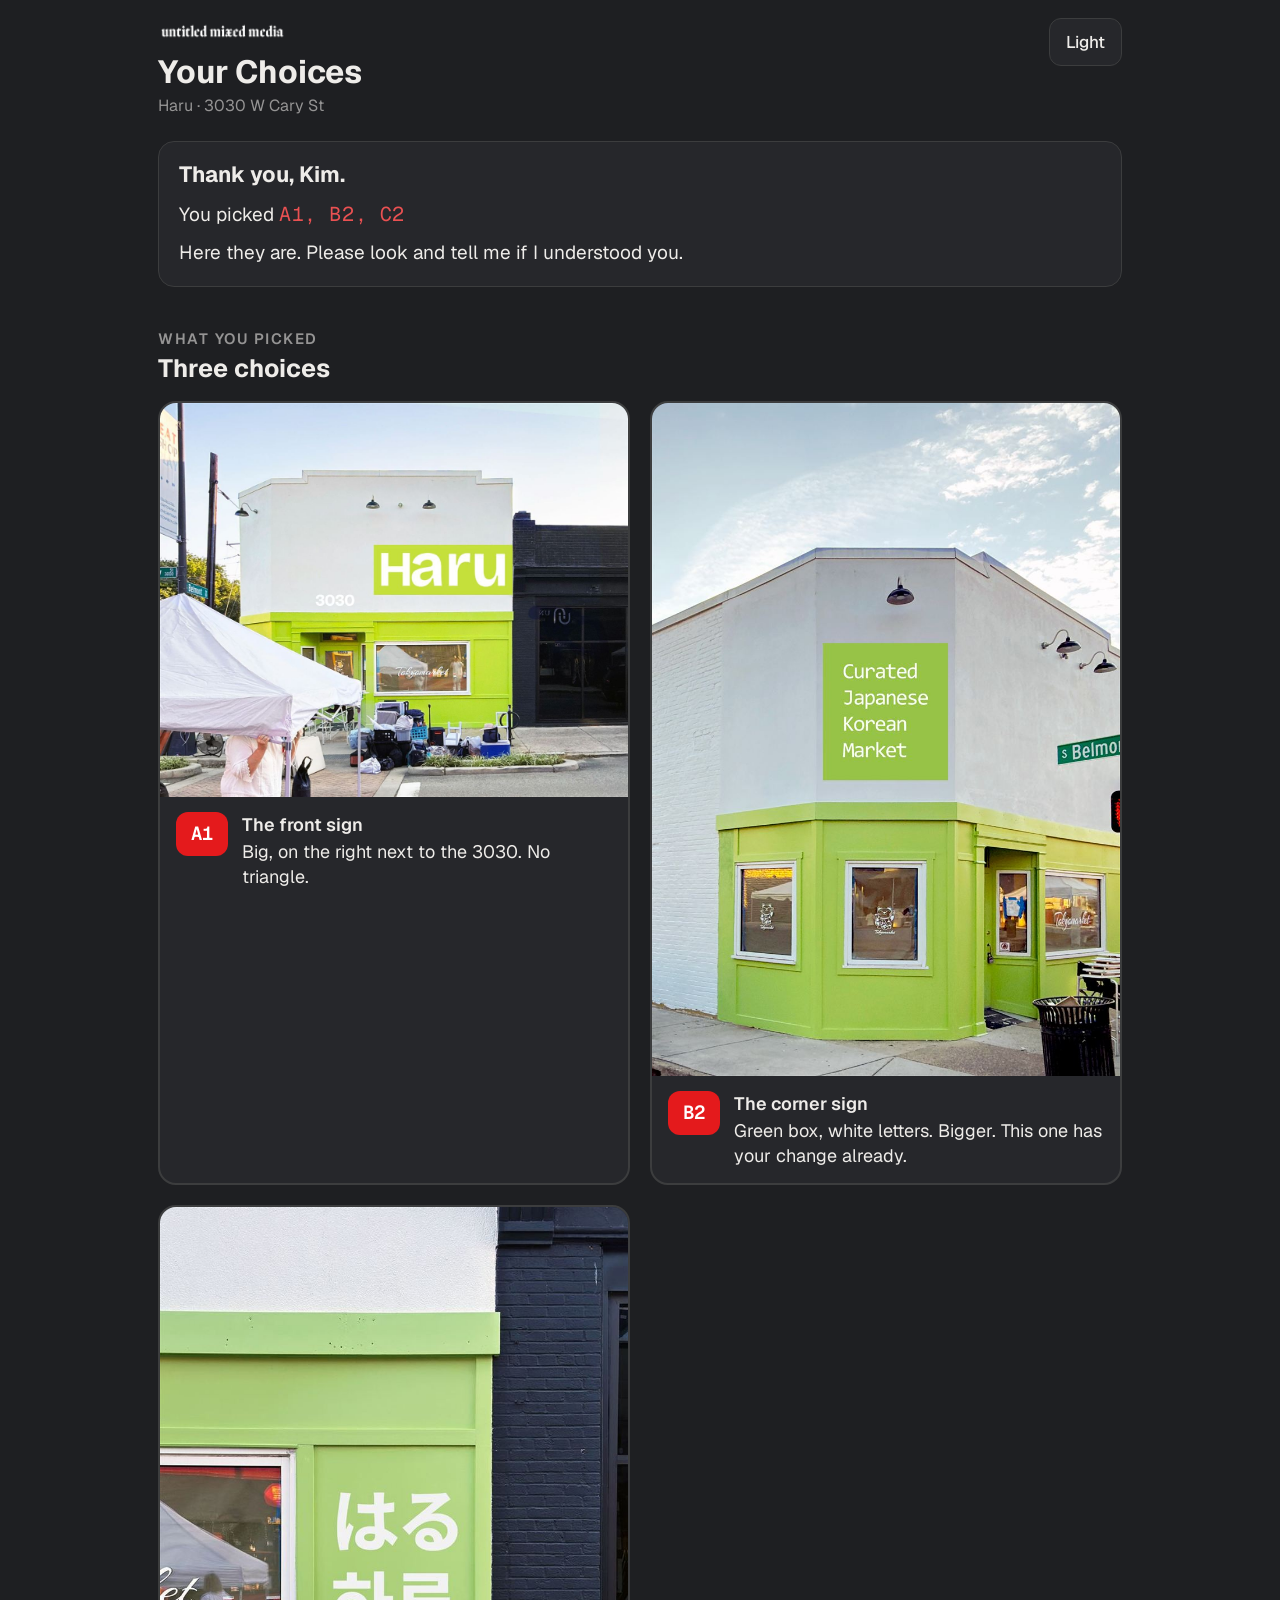
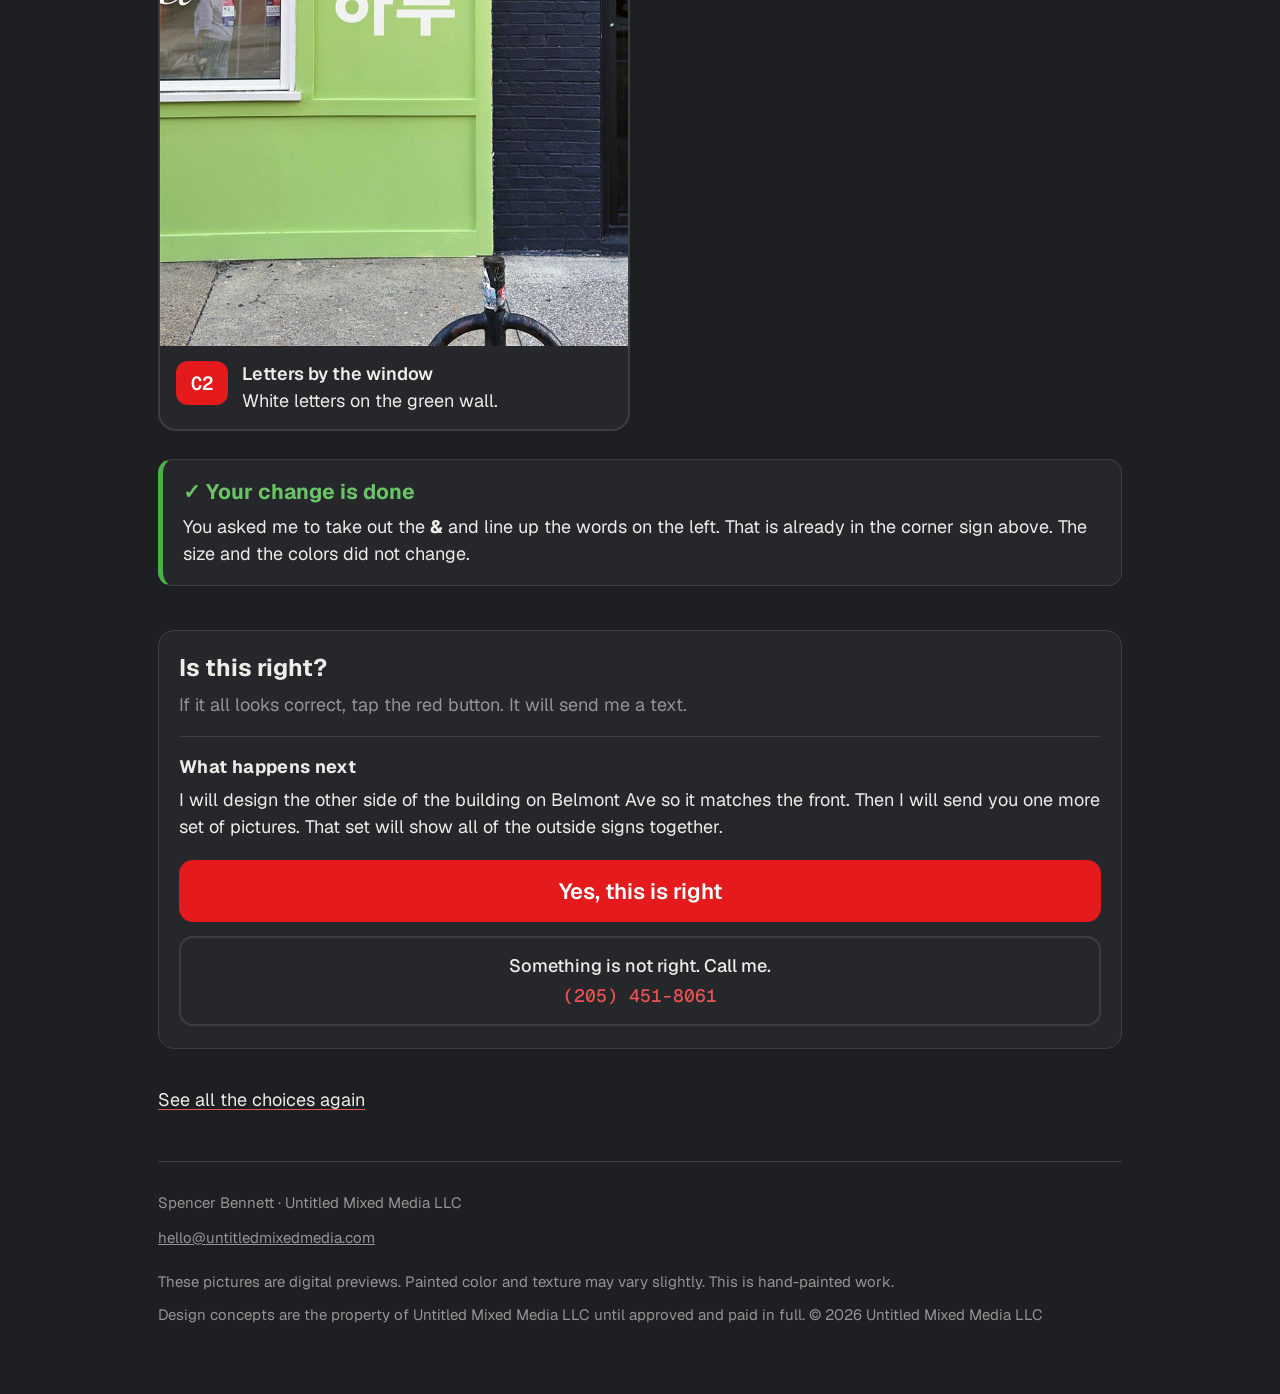
<file: confirm/index.html>
<!DOCTYPE html>
<html lang="en" data-theme="dark">
<head>
<meta charset="utf-8">
<meta name="robots" content="noindex, nofollow">
<meta name="viewport" content="width=device-width, initial-scale=1, viewport-fit=cover">
<title>Haru Sign Proof - Your Choices</title>
<link rel="stylesheet" href="../type.css">
<style>
  :root{
    --bg:#1E1F22; --surface:#26272B; --line:#3C3D3E;
    --text:#EEECE9; --muted:#959494;
    --accent:#e41a1c; --accent-text:#EA5152;
    --ok:#4daf4a; --ok-text:#69C466;
    --wordmark-invert:0;
    --font-ui:"Geist",-apple-system,BlinkMacSystemFont,"SF Pro Text","Segoe UI","Helvetica Neue",Arial,sans-serif;
    --font-mono:"Geist Mono",ui-monospace,"SF Mono",SFMono-Regular,Menlo,Consolas,monospace;
  }
  [data-theme="light"]{
    --bg:#EEECE9; --surface:#FFFFFF; --line:#D0CFCD;
    --text:#000205; --muted:#595A5B;
    --accent:#C4141C; --accent-text:#B3121A;
    --ok:#3D8B3A; --ok-text:#2F7A2C;
    --wordmark-invert:1;
  }
  *{box-sizing:border-box}
  html{-webkit-text-size-adjust:100%}
  body{
    margin:0;background:var(--bg);color:var(--text);
    font-family:var(--font-ui);font-size:19px;font-weight:400;line-height:1.55;
    padding-bottom:40px;
  }
  .wrap{
    max-width:660px;margin:0 auto;padding:18px;
    padding-left:max(18px,env(safe-area-inset-left));
    padding-right:max(18px,env(safe-area-inset-right));
  }
  @media (min-width:760px){ .wrap{max-width:1000px} }
  .visually-hidden{
    position:absolute!important;width:1px;height:1px;padding:0;margin:-1px;
    overflow:hidden;clip:rect(0 0 0 0);clip-path:inset(50%);white-space:nowrap;border:0;
  }

  header{display:flex;align-items:flex-start;justify-content:space-between;gap:14px}
  .wordmark{height:26px;width:auto;display:block;filter:invert(var(--wordmark-invert))}
  h1{font-size:32px;line-height:1.14;margin:10px 0 4px;font-weight:700;letter-spacing:-0.005em}
  .meta{color:var(--muted);font-size:16px;margin:0}
  .toggle{
    flex:none;min-height:48px;min-width:48px;padding:10px 16px;
    border:1px solid var(--line);background:var(--surface);color:var(--text);
    border-radius:12px;font-family:var(--font-ui);font-size:17px;font-weight:500;cursor:pointer;
  }

  .lead{
    background:var(--surface);border:1px solid var(--line);border-radius:16px;
    padding:18px 20px;margin:22px 0 0;
  }
  .lead h2{font-size:22px;margin:0 0 10px;font-weight:700;line-height:1.3}
  .lead p{margin:0 0 10px;font-size:19px;line-height:1.5}
  .lead p:last-child{margin-bottom:0}
  .code{font-family:var(--font-mono);color:var(--accent-text);font-size:20px;letter-spacing:.03em}

  .sec{margin-top:40px}
  .eyebrow{color:var(--muted);font-size:15px;font-weight:600;letter-spacing:.1em;text-transform:uppercase;margin:0}
  h2.sec-title{font-size:25px;margin:3px 0 0;font-weight:700;line-height:1.2}
  .note{color:var(--muted);font-size:17px;margin:8px 0 0;line-height:1.5}

  .grid{display:grid;gap:20px;grid-template-columns:1fr;margin-top:18px}
  @media (min-width:640px){ .grid{grid-template-columns:1fr 1fr} }

  .card{background:var(--surface);border:2px solid var(--line);border-radius:18px;overflow:hidden}
  .card img{width:100%;height:auto;display:block;background:var(--line)}
  .card-body{display:flex;align-items:flex-start;gap:14px;padding:15px 16px}
  .tag{
    flex:none;font-family:var(--font-mono);font-weight:600;font-size:19px;line-height:1;
    min-width:52px;min-height:44px;display:flex;align-items:center;justify-content:center;
    background:var(--accent);color:#FFFFFF;border-radius:12px;
  }
  .cap{font-size:18px;line-height:1.4}
  .cap b{display:block;font-weight:600;margin-bottom:2px}

  .changed{
    margin-top:28px;background:var(--surface);
    border:1px solid var(--line);border-left:5px solid var(--ok);
    border-radius:14px;padding:18px 20px;
  }
  .changed h2{font-size:21px;margin:0 0 8px;font-weight:700;line-height:1.3;color:var(--ok-text)}
  .changed p{margin:0;font-size:18px;line-height:1.5}

  .confirm{
    margin-top:44px;background:var(--surface);border:1px solid var(--line);
    border-radius:16px;padding:22px 20px;
  }
  .confirm h2{font-size:24px;margin:0 0 8px;font-weight:700;line-height:1.25}
  .confirm p{margin:0 0 18px;font-size:18px;color:var(--muted);line-height:1.5}
  .next{border-top:1px solid var(--line);padding-top:16px;margin:0 0 20px}
  .next-h{margin:0 0 6px!important;font-size:17px;font-weight:700;color:var(--text)!important;
    letter-spacing:.02em}
  .next-b{margin:0!important;font-size:18px;line-height:1.5;color:var(--text)!important}
  .btn-yes{
    display:flex;align-items:center;justify-content:center;
    min-height:62px;padding:16px 22px;width:100%;
    background:var(--accent);color:#FFFFFF;border:none;border-radius:14px;
    font-family:var(--font-ui);font-size:22px;font-weight:600;line-height:1.2;
    text-decoration:none;cursor:pointer;transition:transform .12s ease;
  }
  .btn-yes:active{transform:translateY(2px)}
  .btn-yes:focus-visible{outline:3px solid var(--accent-text);outline-offset:3px}
  .btn-call{
    display:flex;flex-direction:column;align-items:center;justify-content:center;gap:6px;
    min-height:66px;padding:16px 20px;margin-top:14px;
    border:2px solid var(--line);border-radius:14px;background:transparent;
    color:var(--text);font-size:18px;font-weight:500;text-decoration:none;text-align:center;
    line-height:1.35;
  }
  .btn-call:focus-visible{outline:3px solid var(--accent-text);outline-offset:3px}
  .btn-call .tel{font-family:var(--font-mono);color:var(--accent-text)}

  .backlink{display:inline-block;min-height:44px;padding:11px 0;margin-top:26px;
    color:var(--text);font-size:18px;text-decoration-color:var(--accent-text);text-underline-offset:3px}

  footer{margin-top:36px;border-top:1px solid var(--line);padding-top:20px}
  .fine{color:var(--muted);font-size:15px;line-height:1.5;margin:10px 0}
  .fine a{color:inherit;display:inline-block;min-height:44px;padding:12px 0}

  .reveal{animation:rise .5s cubic-bezier(.25,1,.5,1) both}
  @keyframes rise{from{opacity:0;transform:translateY(10px)}to{opacity:1;transform:none}}
  @media (prefers-reduced-motion:reduce){
    *,*::before,*::after{transition-duration:.01ms!important;animation-duration:.01ms!important}
  }
</style>
</head>
<body>
<div class="wrap">
  <header class="reveal">
    <div>
      <img class="wordmark" src="../img/wordmark_white.png" width="537" height="108" alt="Untitled Mixed Media">
      <h1>Your Choices</h1>
      <p class="meta">Haru &middot; 3030 W Cary St</p>
    </div>
    <button type="button" class="toggle" id="themeToggle" aria-pressed="false">Light</button>
  </header>

  <section class="lead reveal" style="animation-delay:.06s" aria-labelledby="leadH">
    <h2 id="leadH">Thank you, Kim.</h2>
    <p>You picked <span class="code">A1, B2, C2</span></p>
    <p>Here they are. Please look and tell me if I understood you.</p>
  </section>

  <section class="sec" aria-labelledby="picksH">
    <p class="eyebrow">What you picked</p>
    <h2 class="sec-title" id="picksH">Three choices</h2>
    <div class="grid">
      <div class="card">
        <img src="../img/front_nt_side.jpg" width="1200" height="1009" alt="Front of the building. Large Haru logo with no triangle, on the right side of the white wall next to the 3030.">
        <div class="card-body">
          <span class="tag">A1</span>
          <span class="cap"><b>The front sign</b>Big, on the right next to the 3030. No triangle.</span>
        </div>
      </div>
      <div class="card">
        <img src="../img/corner-revised.jpg" width="835" height="1200" alt="Corner of the building. Green box with white letters, bigger size. The text reads Curated, Japanese, Korean, Market, with no ampersand and every line starting at the left." loading="lazy">
        <div class="card-body">
          <span class="tag">B2</span>
          <span class="cap"><b>The corner sign</b>Green box, white letters. Bigger. This one has your change already.</span>
        </div>
      </div>
      <div class="card">
        <img src="../img/haru-characters-2.jpg" width="760" height="1200" alt="By the window: the word haru in Japanese and Korean letters, white letters painted on the green wall." loading="lazy">
        <div class="card-body">
          <span class="tag">C2</span>
          <span class="cap"><b>Letters by the window</b>White letters on the green wall.</span>
        </div>
      </div>
    </div>
  </section>

  <section class="changed" aria-labelledby="changeH">
    <h2 id="changeH">&#10003; Your change is done</h2>
    <p>You asked me to take out the <strong>&amp;</strong> and line up the words on the left. That is already in the corner sign above. The size and the colors did not change.</p>
  </section>

  <section class="confirm" aria-labelledby="confH">
    <h2 id="confH">Is this right?</h2>
    <p>If it all looks correct, tap the red button. It will send me a text.</p>
    <div class="next">
      <p class="next-h">What happens next</p>
      <p class="next-b">I will design the other side of the building on Belmont Ave so it matches the front. Then I will send you one more set of pictures. That set will show all of the outside signs together.</p>
    </div>
    <a class="btn-yes" id="yesBtn" href="#">Yes, this is right</a>
    <a class="btn-call" href="tel:+12054518061">
      <span>Something is not right. Call me.</span>
      <span class="tel">(205)&nbsp;451-8061</span>
    </a>
  </section>

  <a class="backlink" href="../">See all the choices again</a>

  <footer>
    <p class="fine">Spencer Bennett &middot; Untitled Mixed Media LLC<br><a href="mailto:hello@untitledmixedmedia.com">hello@untitledmixedmedia.com</a></p>
    <p class="fine">These pictures are digital previews. Painted color and texture may vary slightly. This is hand-painted work.</p>
    <p class="fine">Design concepts are the property of Untitled Mixed Media LLC until approved and paid in full. &copy; 2026 Untitled Mixed Media LLC</p>
  </footer>
</div>

<script>
(function(){
  var doc=document.documentElement, params=new URLSearchParams(location.search), toggle=document.getElementById('themeToggle');
  function applyTheme(t){
    doc.setAttribute('data-theme',t);
    toggle.setAttribute('aria-pressed', t==='light'?'true':'false');
    toggle.textContent = t==='light'?'Dark':'Light';
  }
  var saved=params.get('theme');
  try{ saved = saved || localStorage.getItem('haru-theme'); }catch(e){}
  applyTheme(saved==='light'?'light':'dark');
  toggle.addEventListener('click',function(){
    applyTheme(doc.getAttribute('data-theme')==='light'?'dark':'light');
    try{ localStorage.setItem('haru-theme', doc.getAttribute('data-theme')); }catch(e){}
  });

  document.getElementById('yesBtn').setAttribute('href',
    'sms:+12054518061&body=' + encodeURIComponent('Haru: yes, A1 B2 C2 is right. The new corner sign looks good.'));
})();
</script>
</body>
</html>
</file>
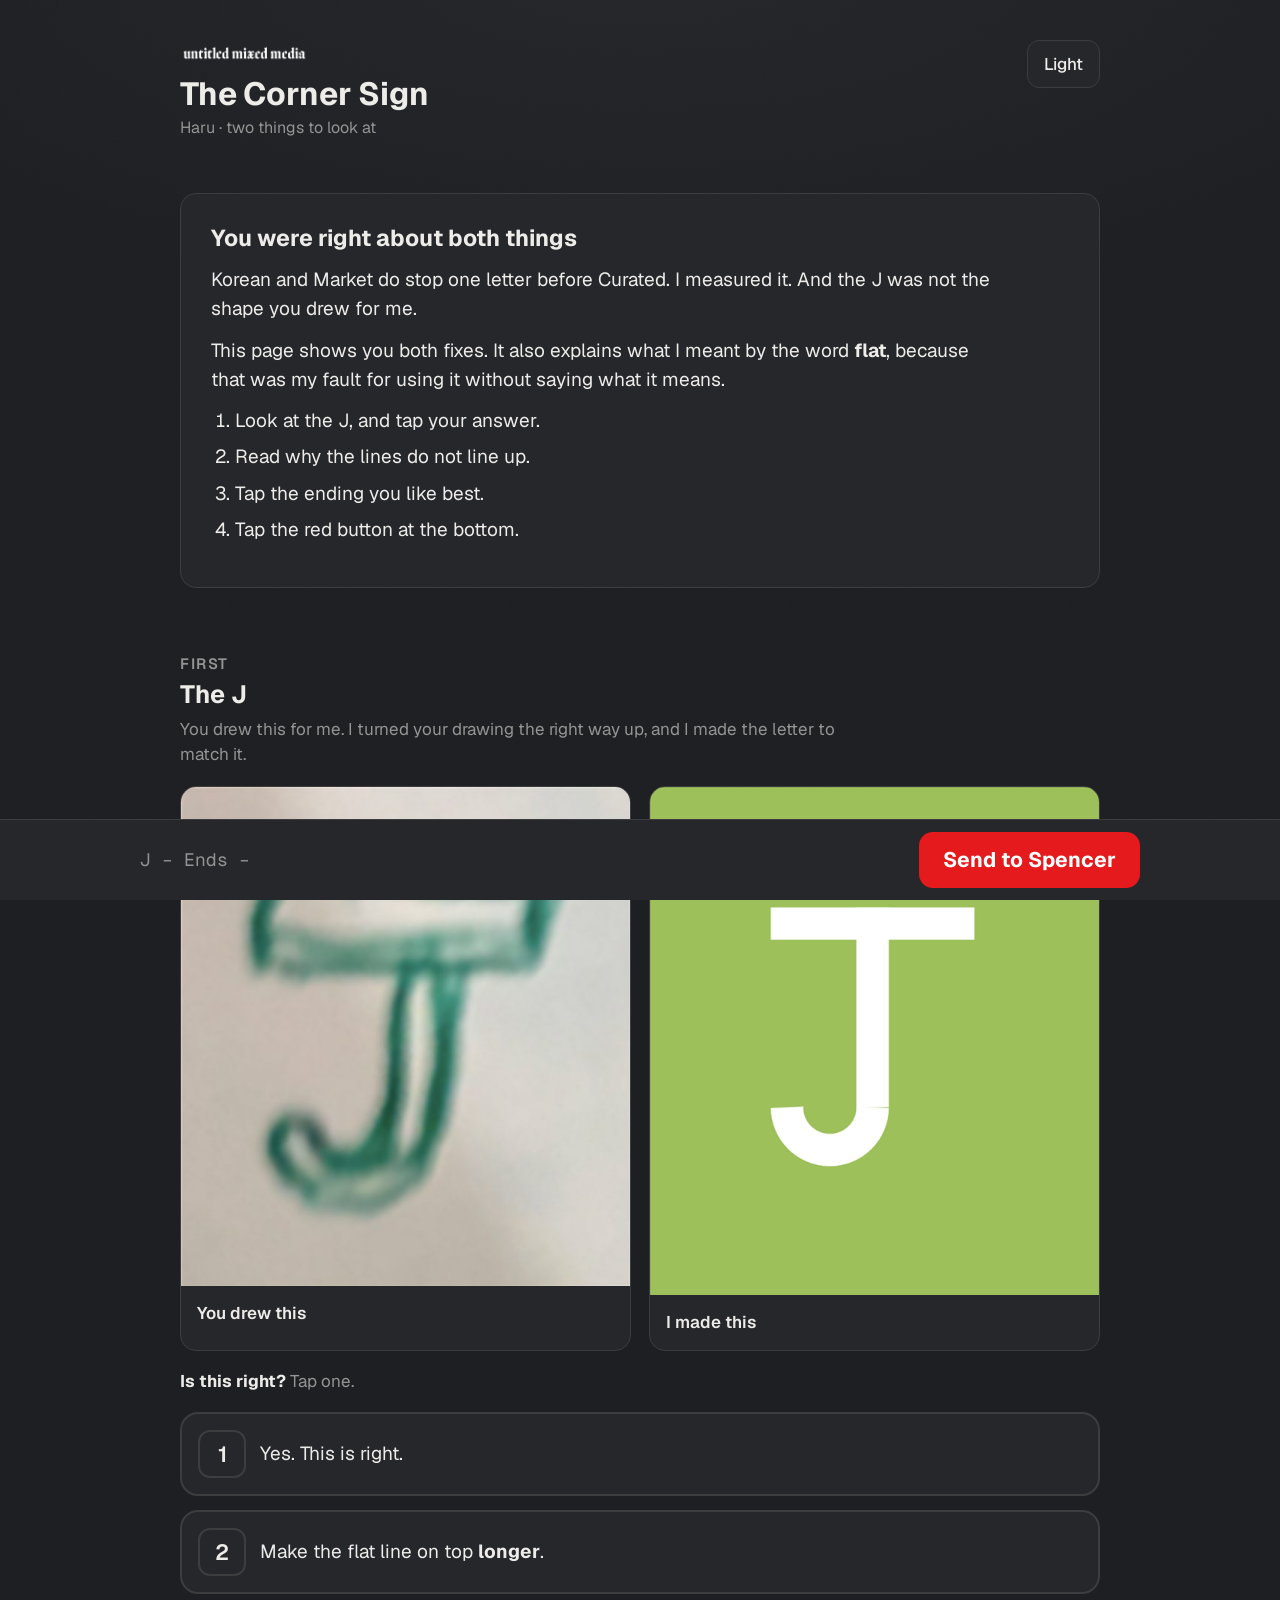
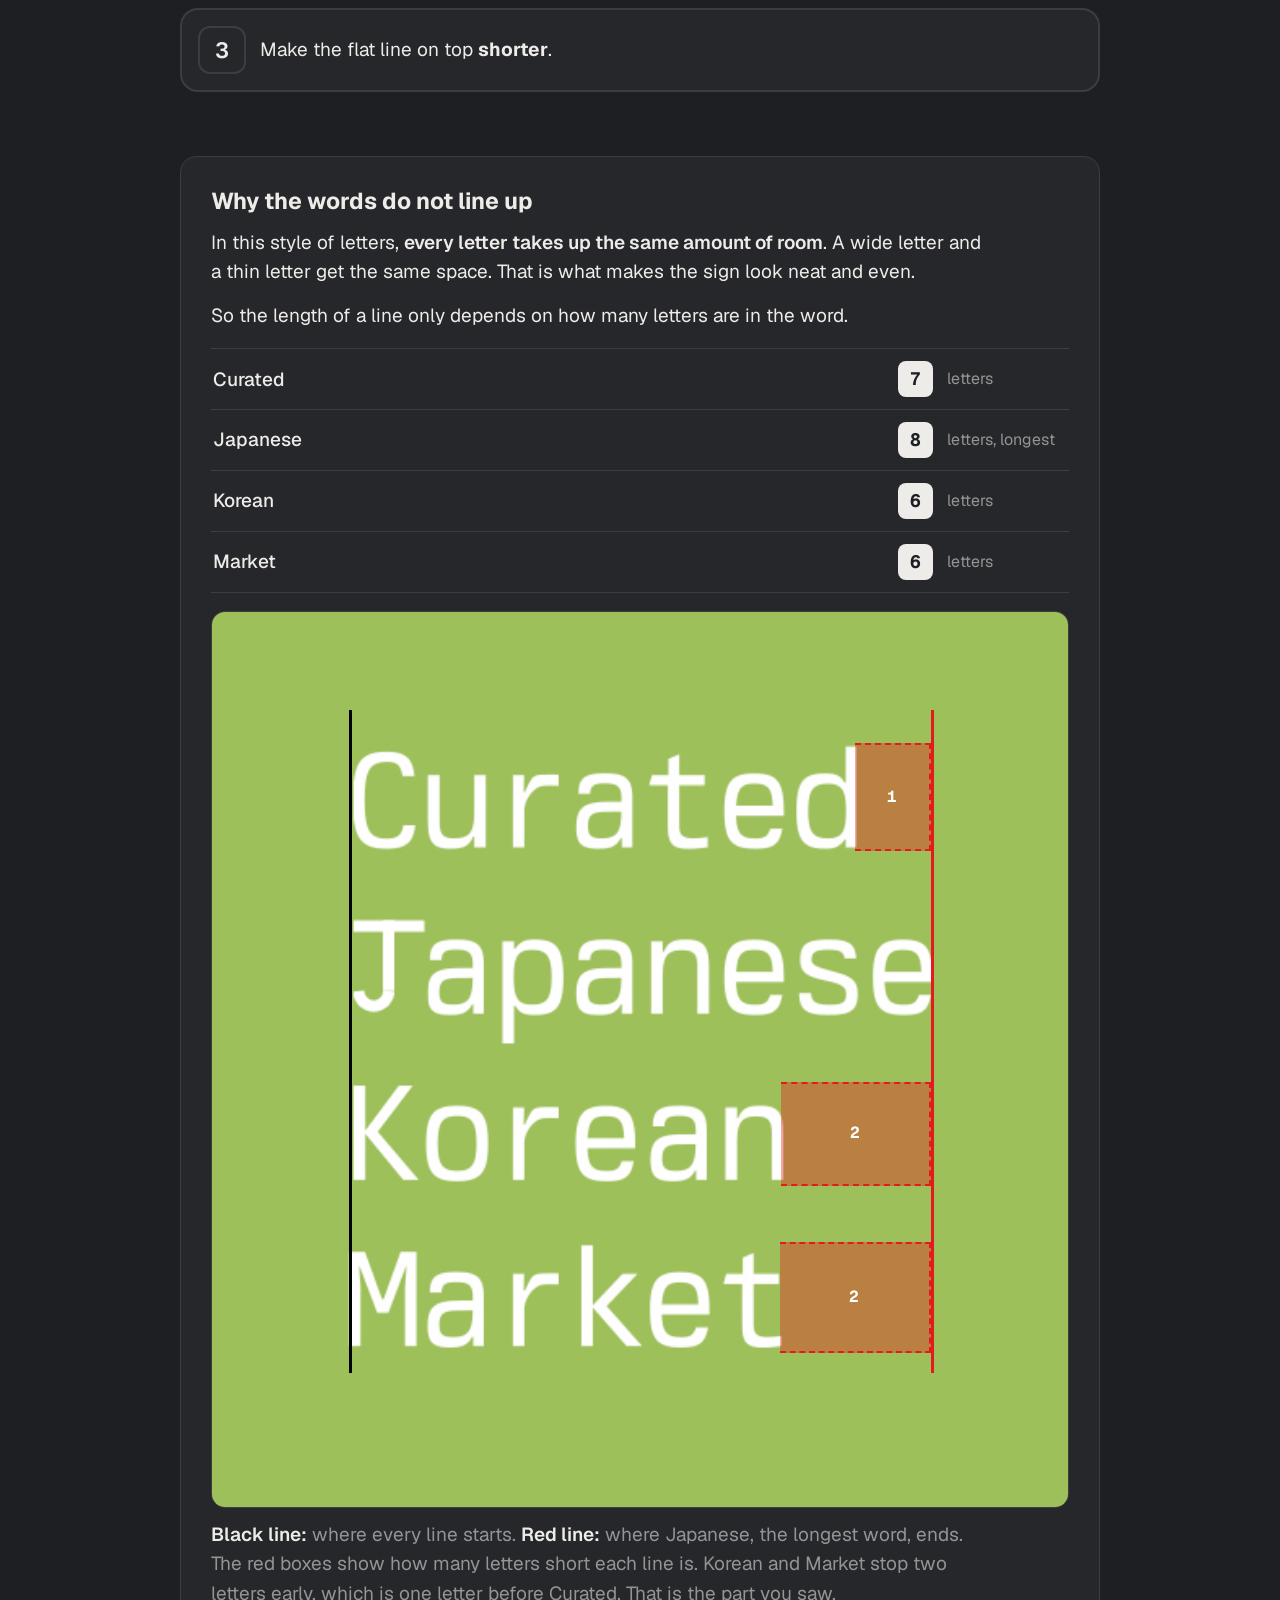
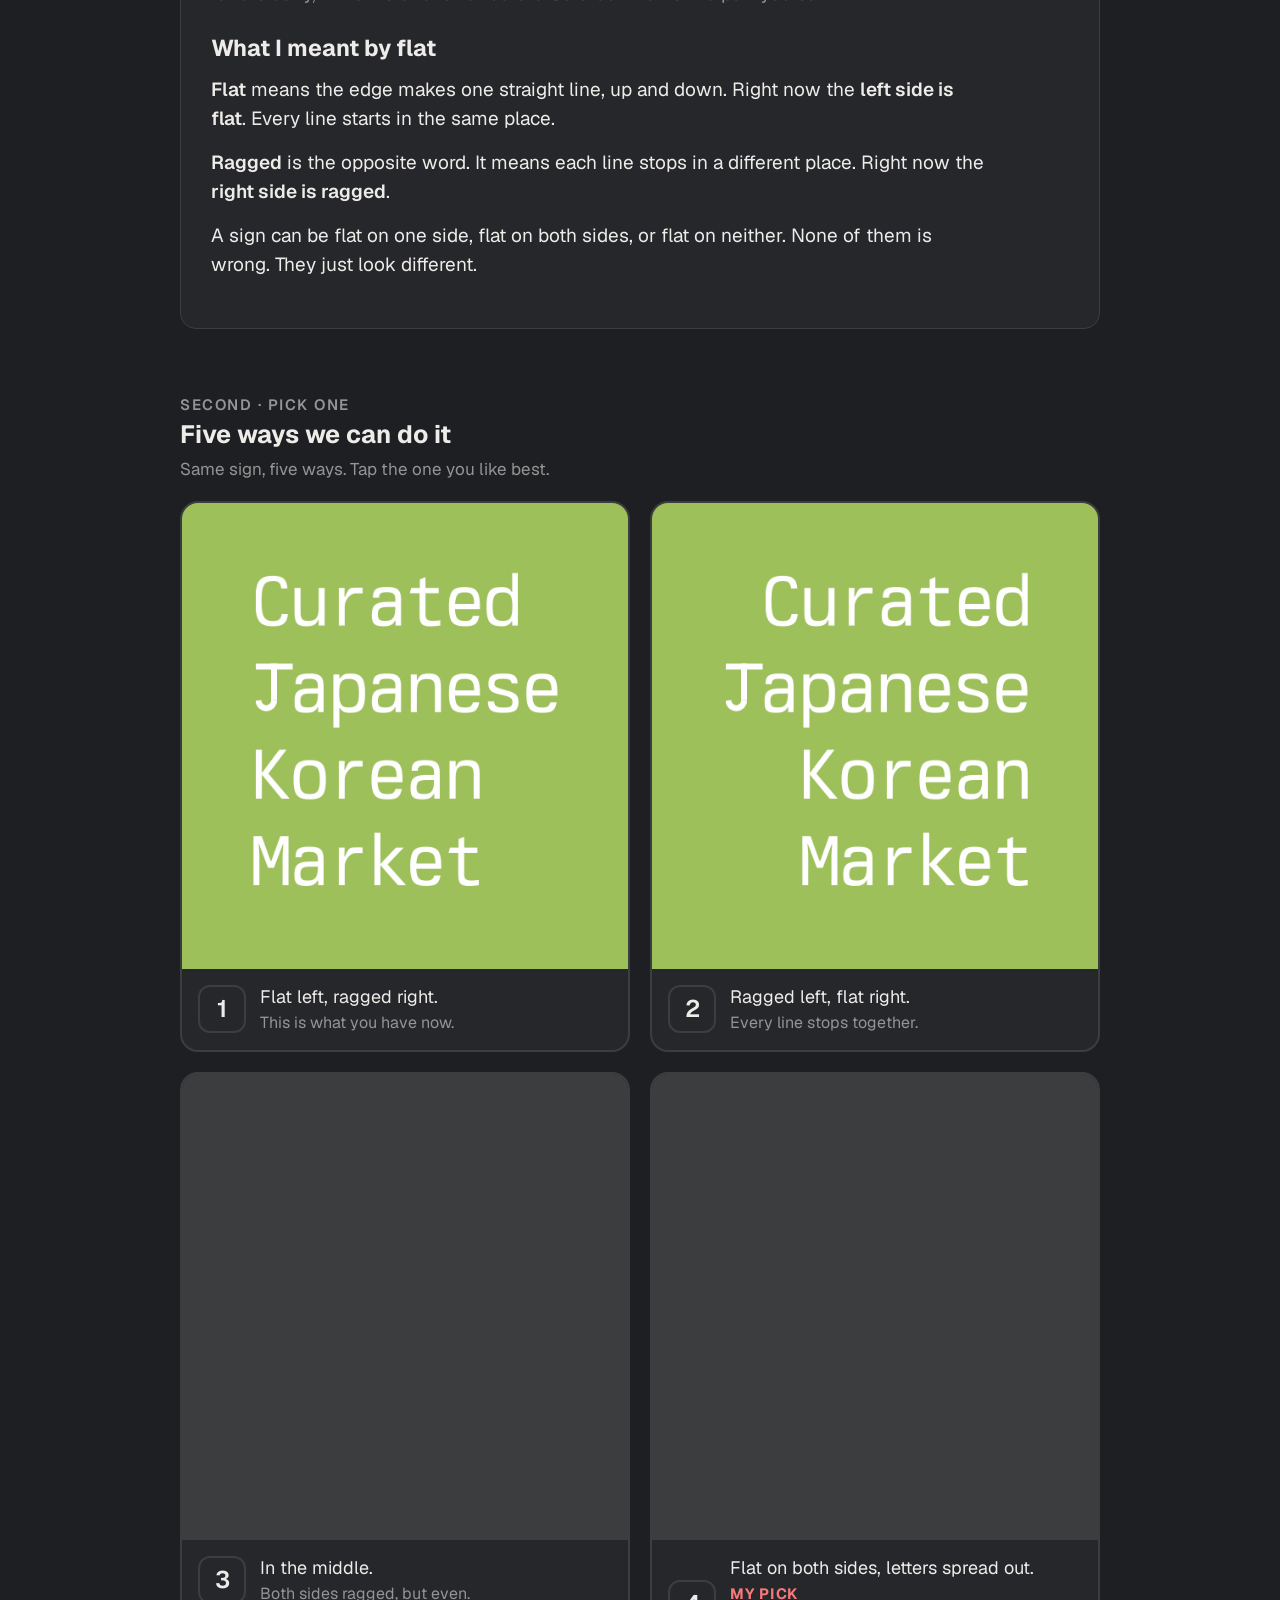
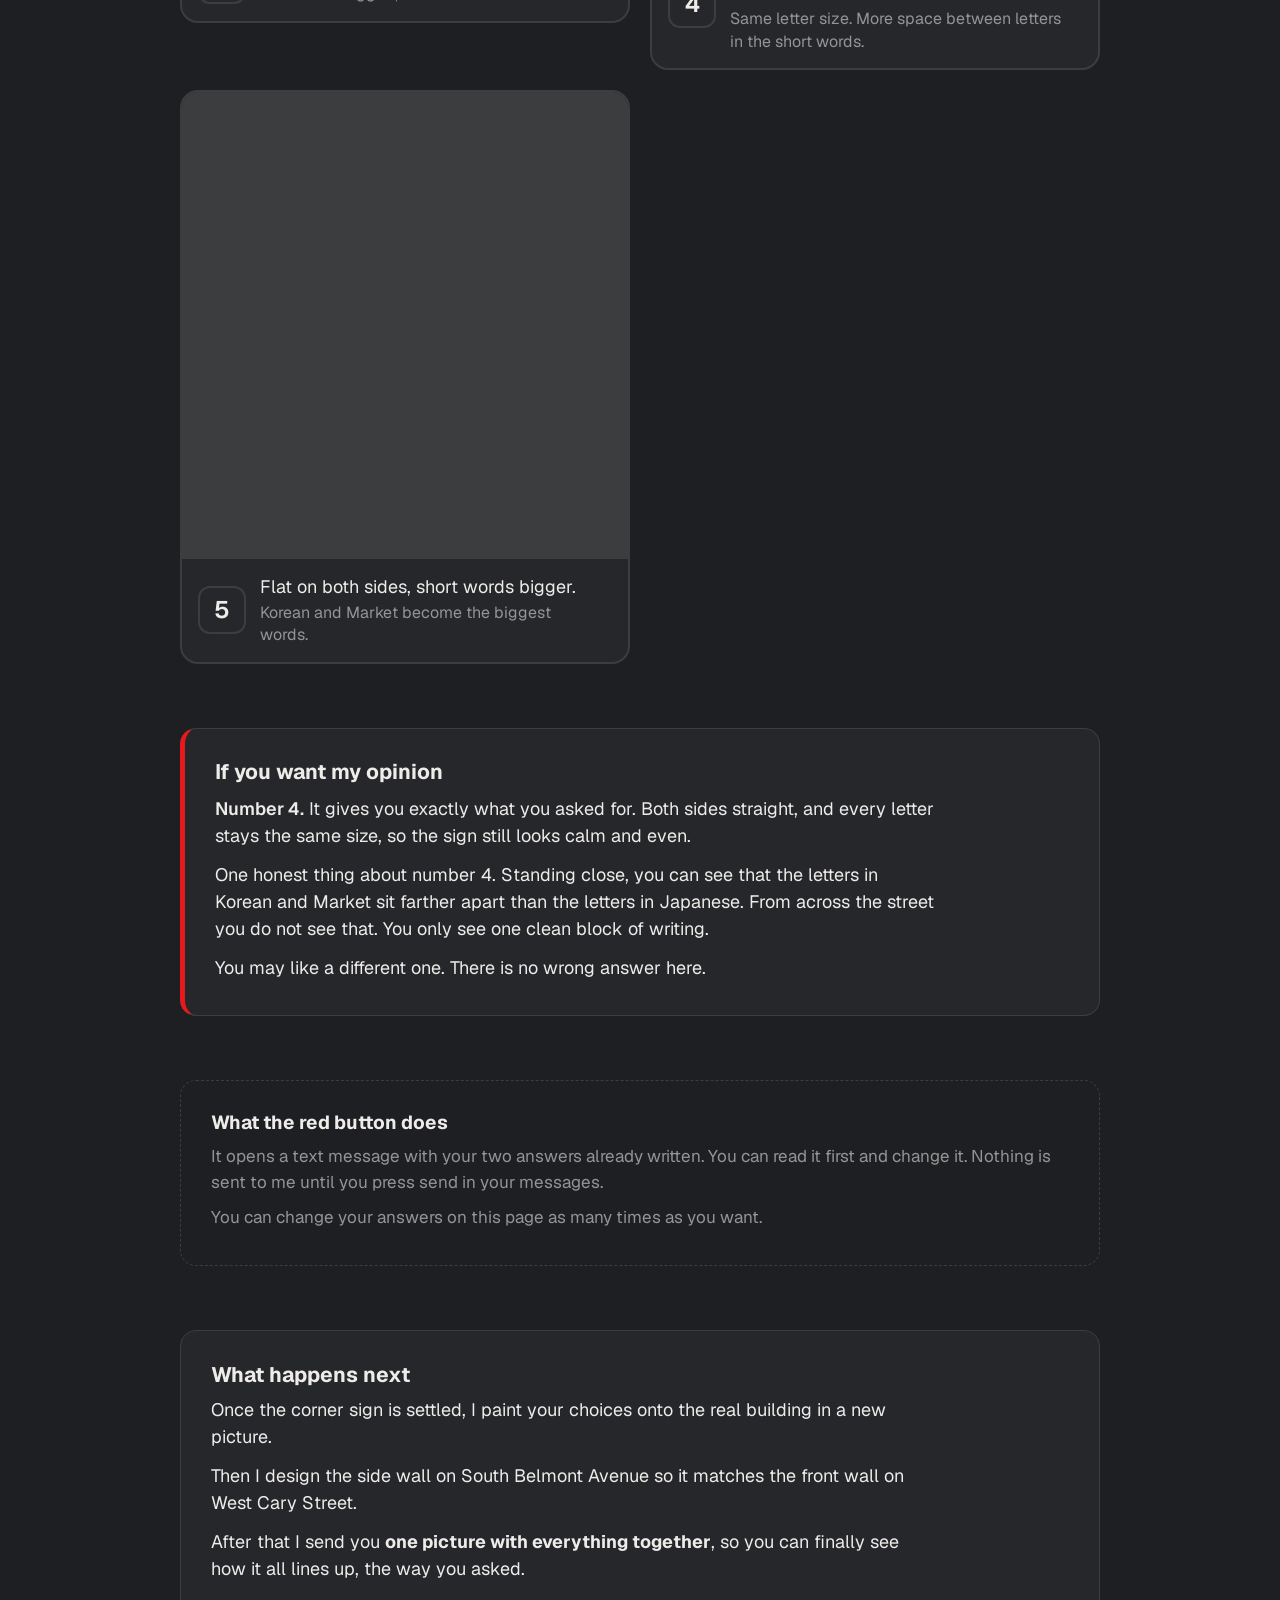
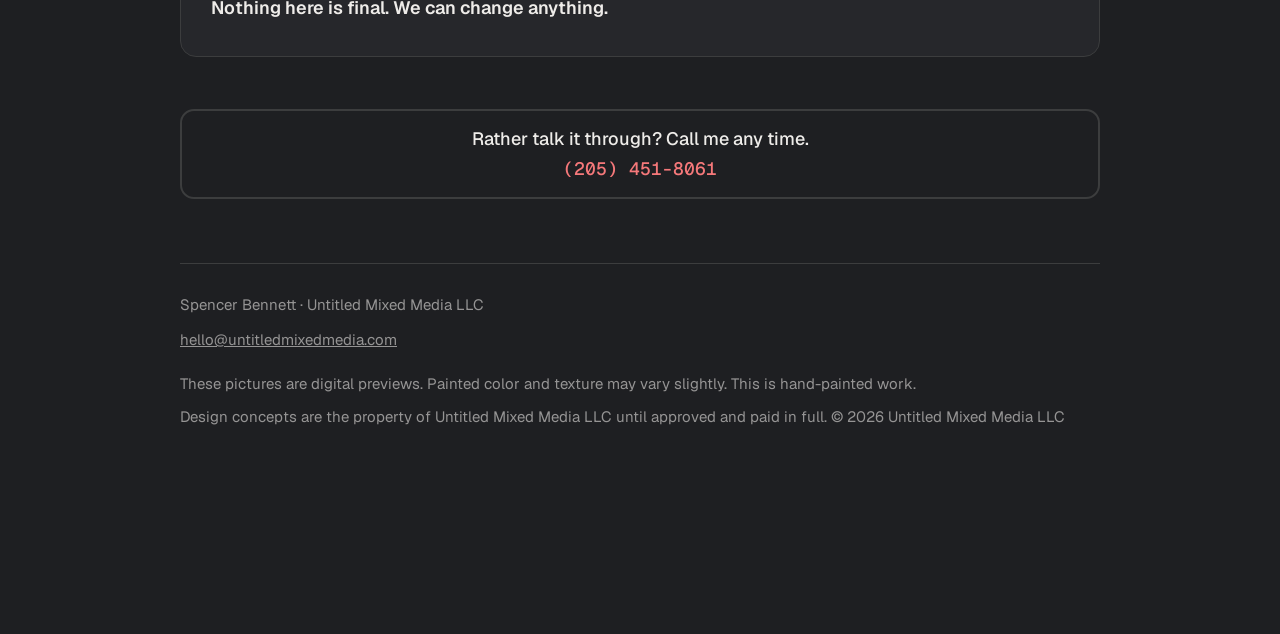
<file: corner-letters/index.html>
<!DOCTYPE html>
<html lang="en" data-theme="dark">
<head>
<meta charset="utf-8">
<meta name="robots" content="noindex, nofollow">
<meta name="viewport" content="width=device-width, initial-scale=1, viewport-fit=cover">
<title>Haru - The Corner Sign</title>
<!-- This page asked Kim to choose between three J options. She answered it by
     sending a drawing instead, so those options are superseded and must not
     stay visible. Anyone landing on the old link goes to the current page. -->
<meta http-equiv="refresh" content="0; url=../corner/">
<link rel="canonical" href="../corner/">
<link rel="stylesheet" href="../type.css">
<style>
  :root{
    --bg:#1E1F22; --surface:#26272B; --line:#3C3D3E;
    --text:#EEECE9; --muted:#959494; --accent:#e41a1c;
    --font-ui:"Geist",-apple-system,BlinkMacSystemFont,"SF Pro Text","Segoe UI","Helvetica Neue",Arial,sans-serif;
  }
  *{box-sizing:border-box}
  html{-webkit-text-size-adjust:100%}
  body{
    margin:0;background:var(--bg);color:var(--text);
    font-family:var(--font-ui);font-size:19px;line-height:1.55;
    display:flex;align-items:center;justify-content:center;min-height:100vh;
    padding:clamp(20px,5.4vw,40px);
  }
  .box{max-width:520px;text-align:center}
  h1{font-size:28px;font-weight:700;line-height:1.2;margin:0 0 12px}
  p{color:var(--muted);margin:0 0 26px}
  a{
    display:inline-flex;align-items:center;justify-content:center;
    min-height:60px;padding:16px 28px;background:var(--accent);color:#FFFFFF;
    border-radius:14px;font-size:20px;font-weight:700;text-decoration:none;
  }
</style>
</head>
<body>
  <div class="box">
    <h1>There is a newer page</h1>
    <p>Taking you there now.</p>
    <a href="../corner/">Open the newest page</a>
  </div>
</body>
</html>
</file>
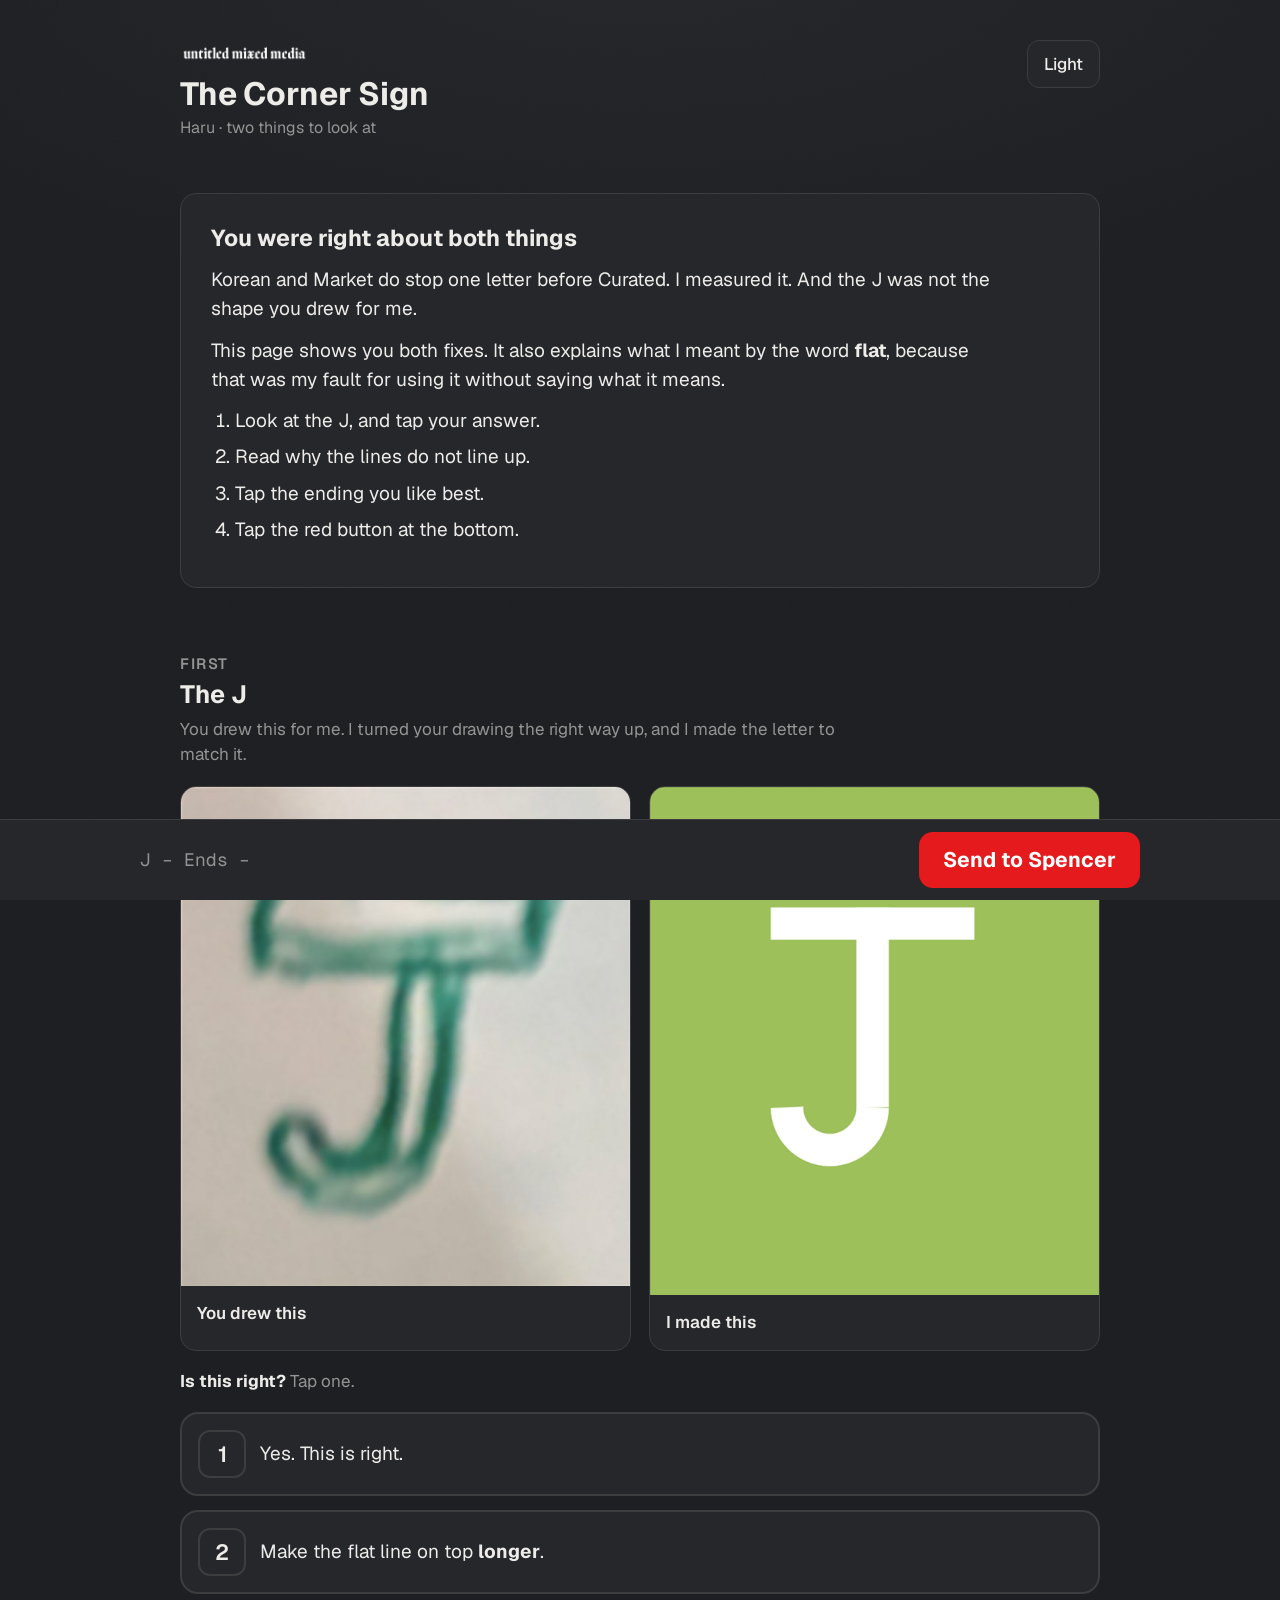
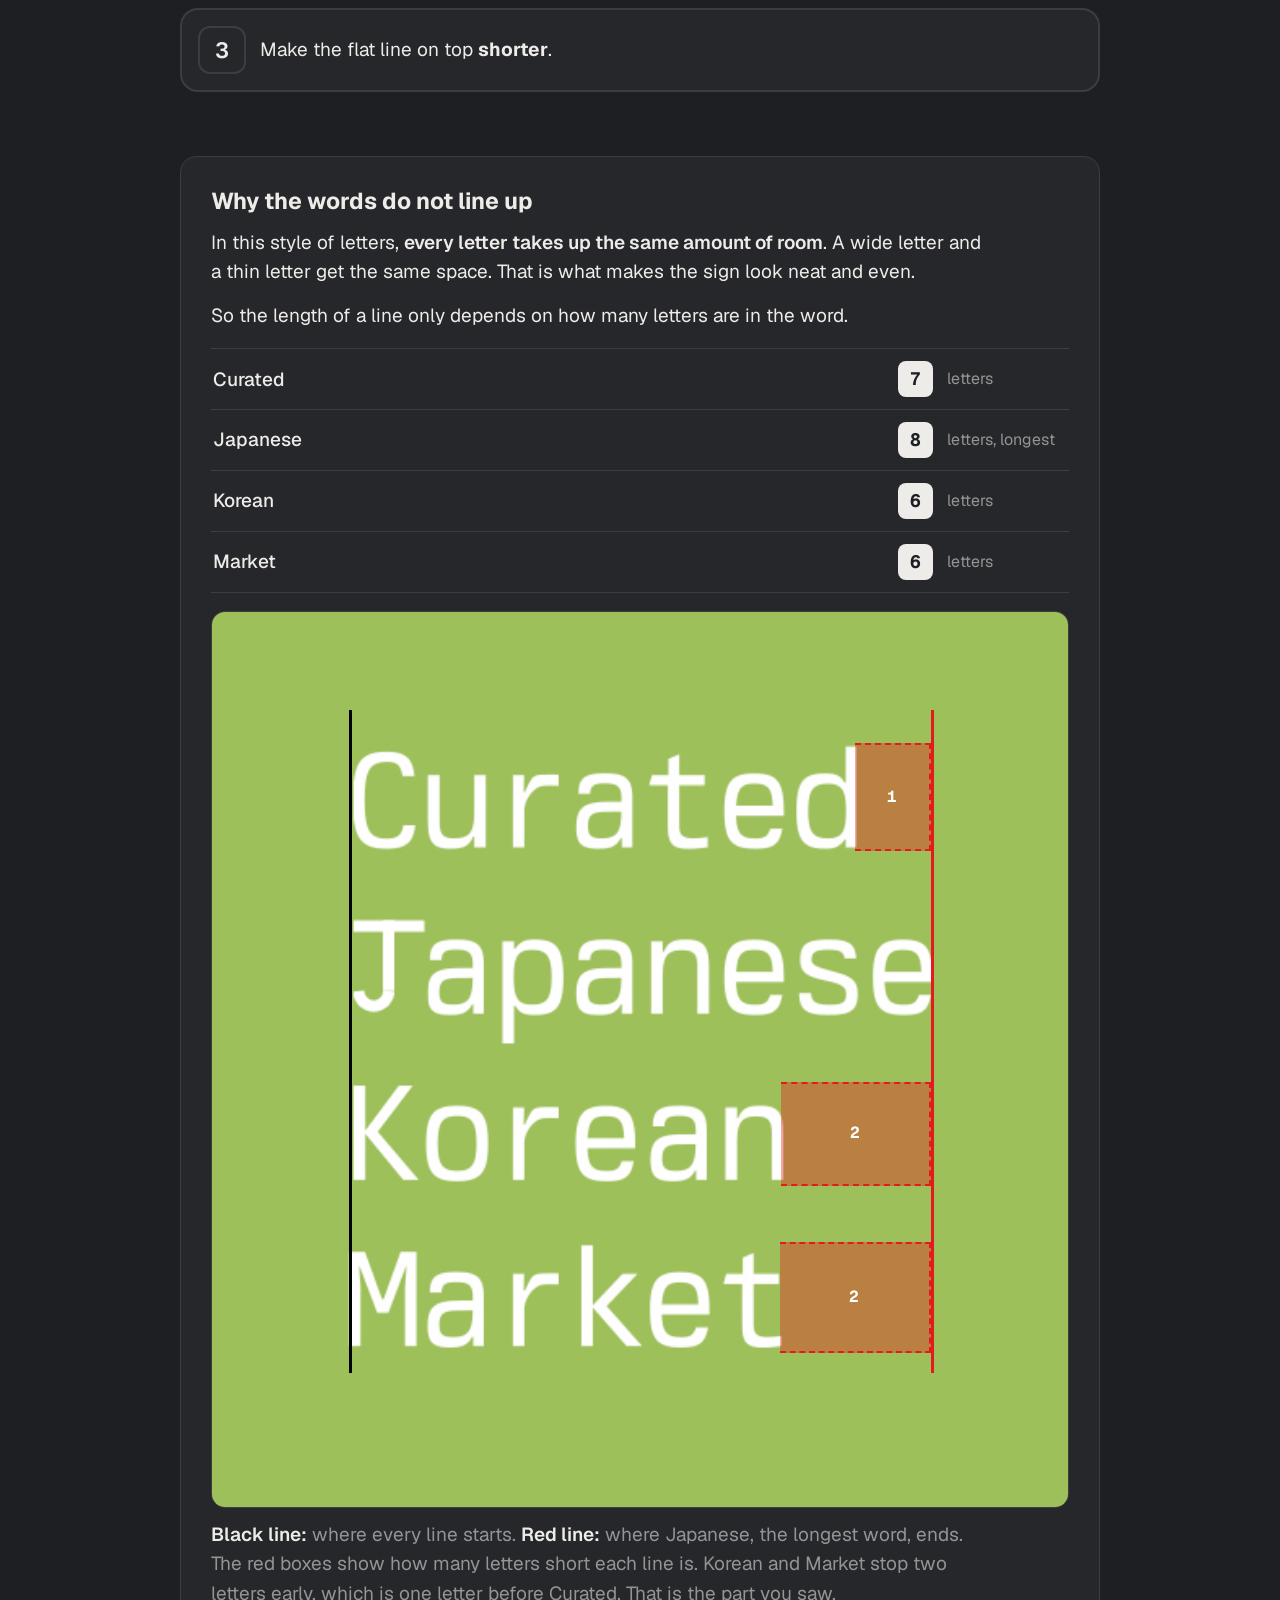
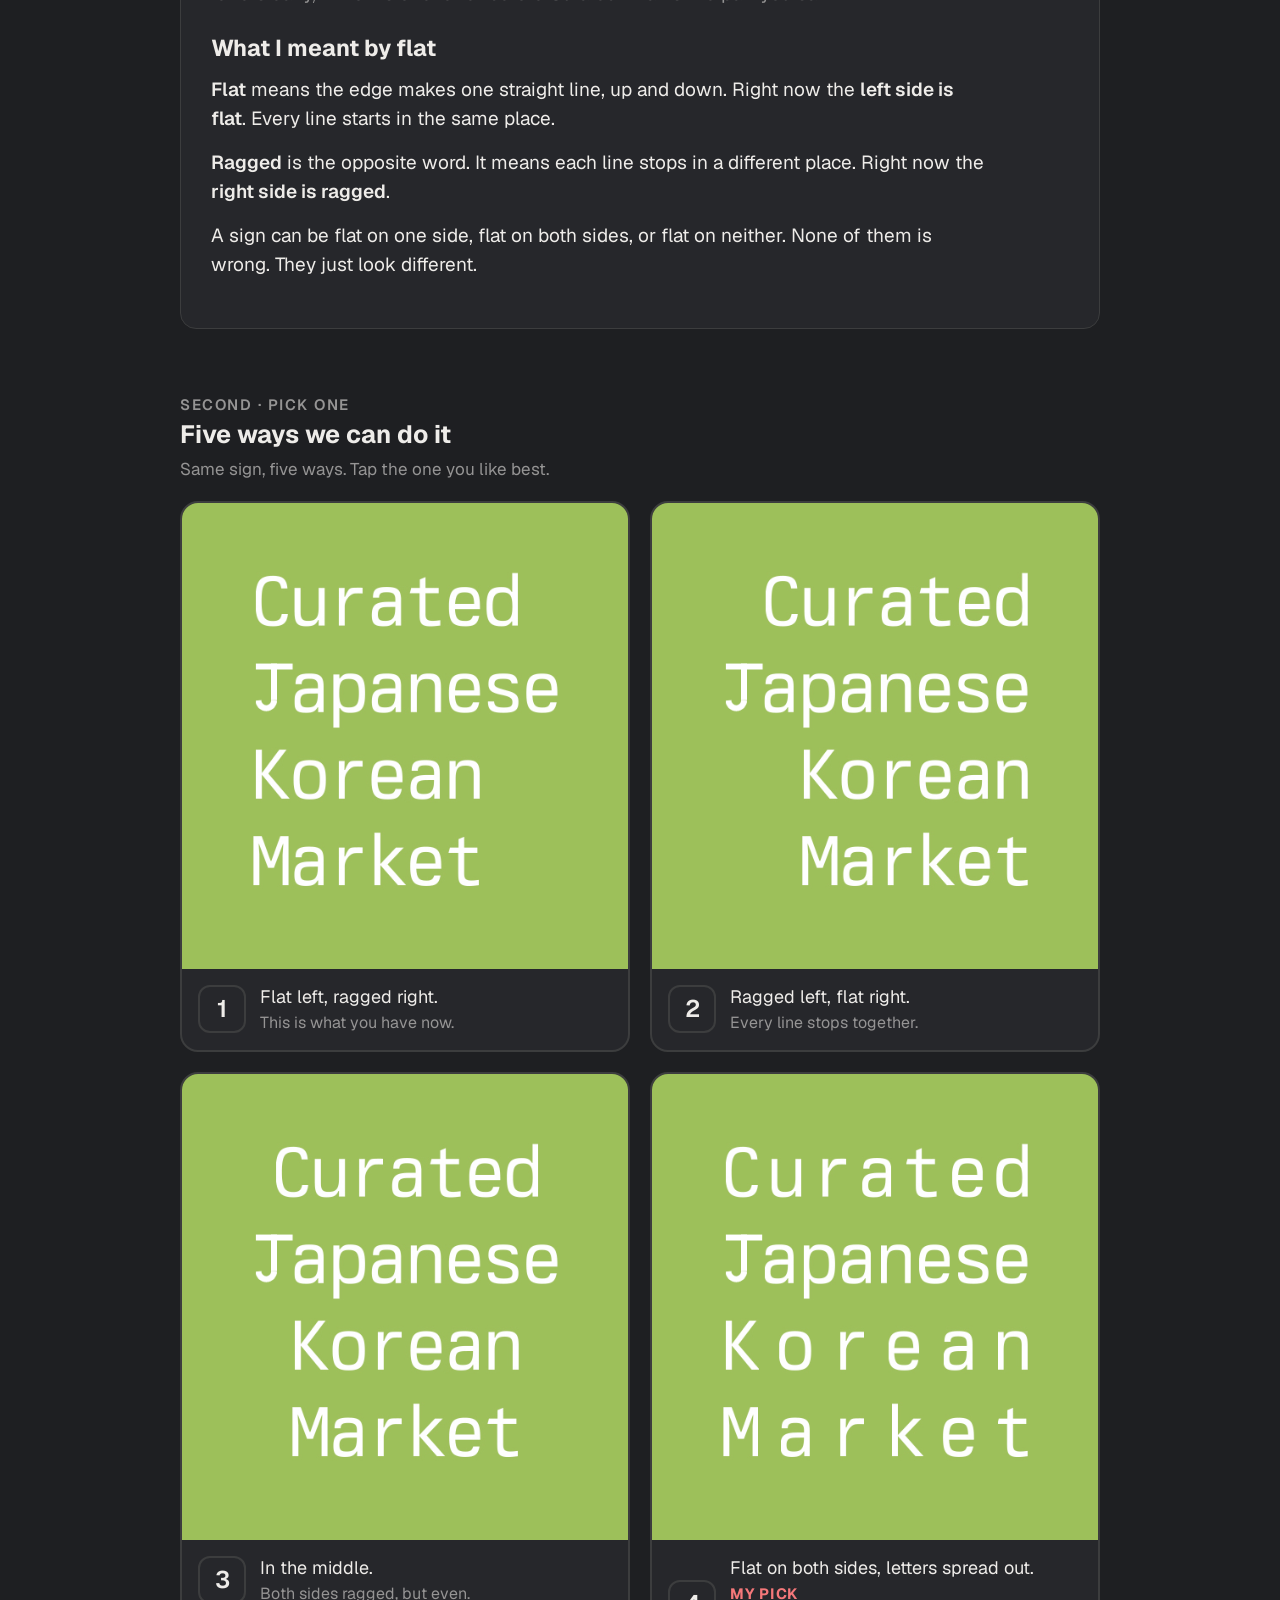
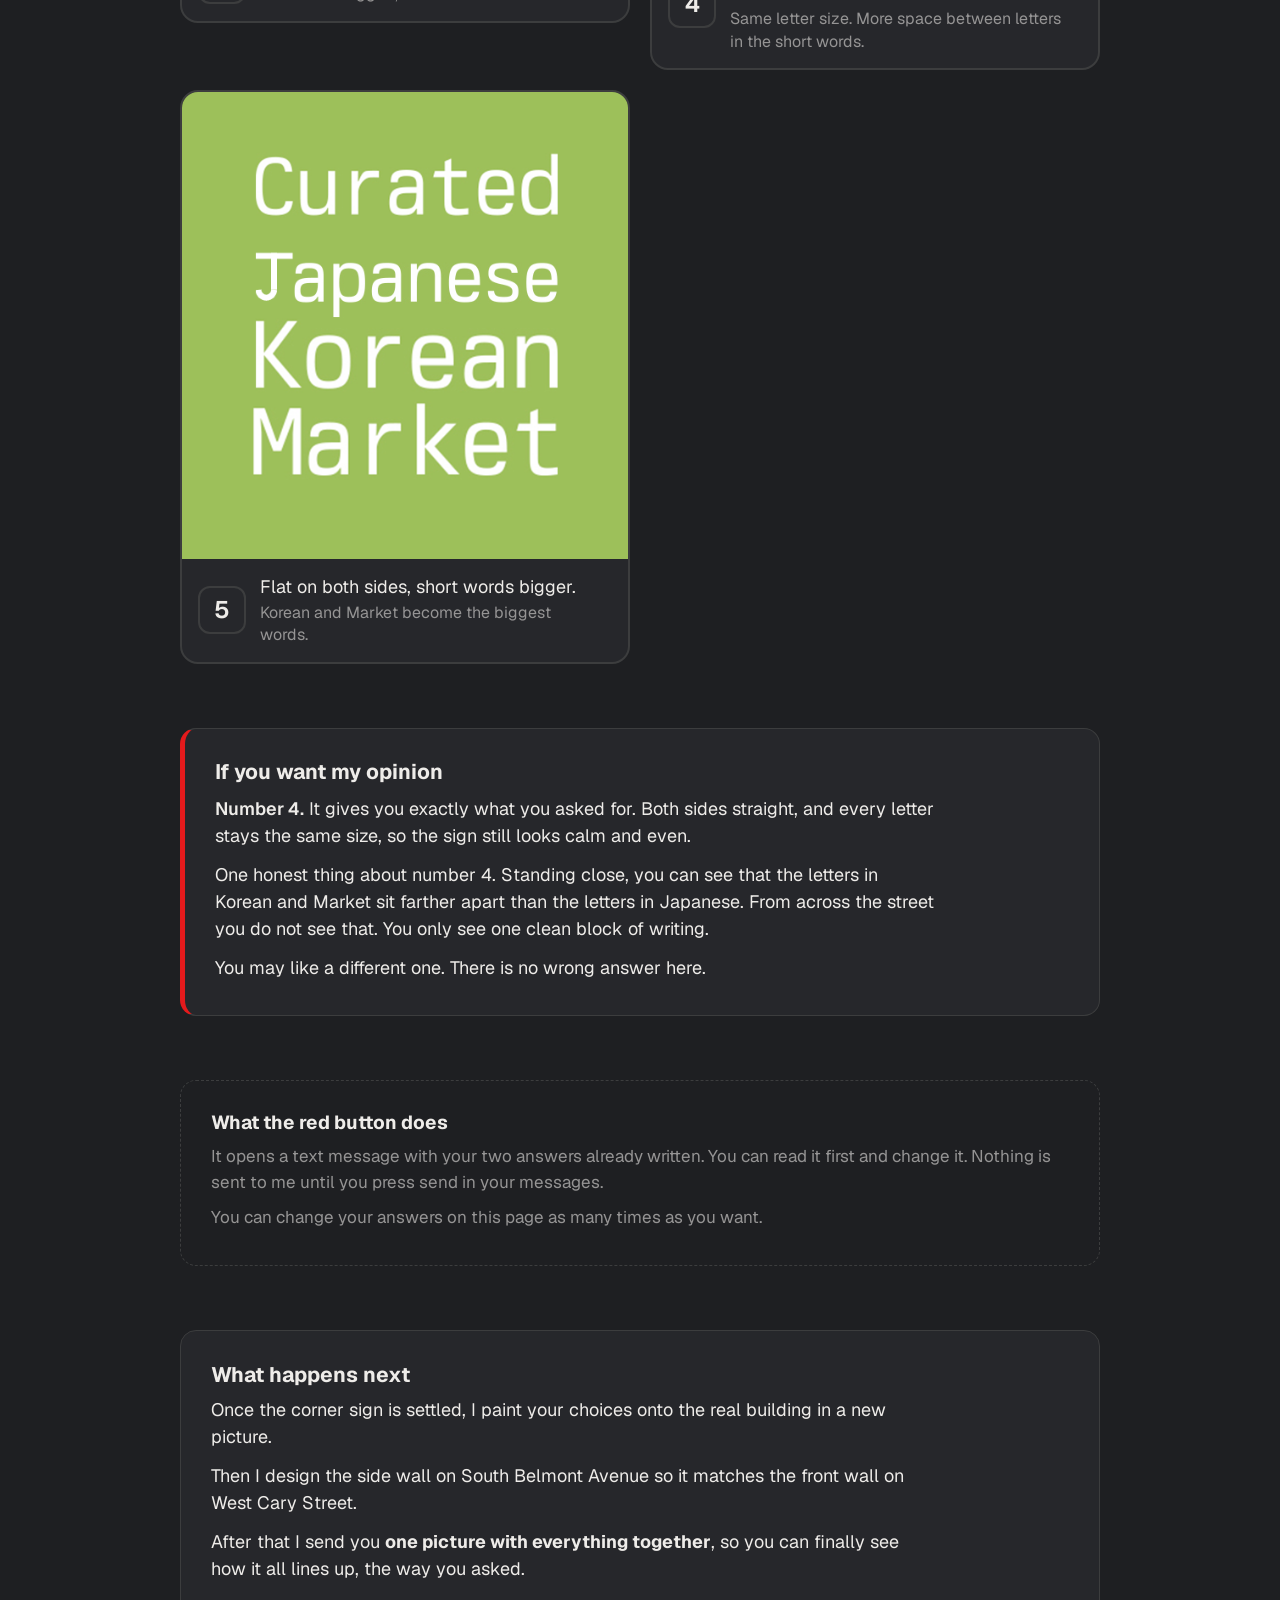
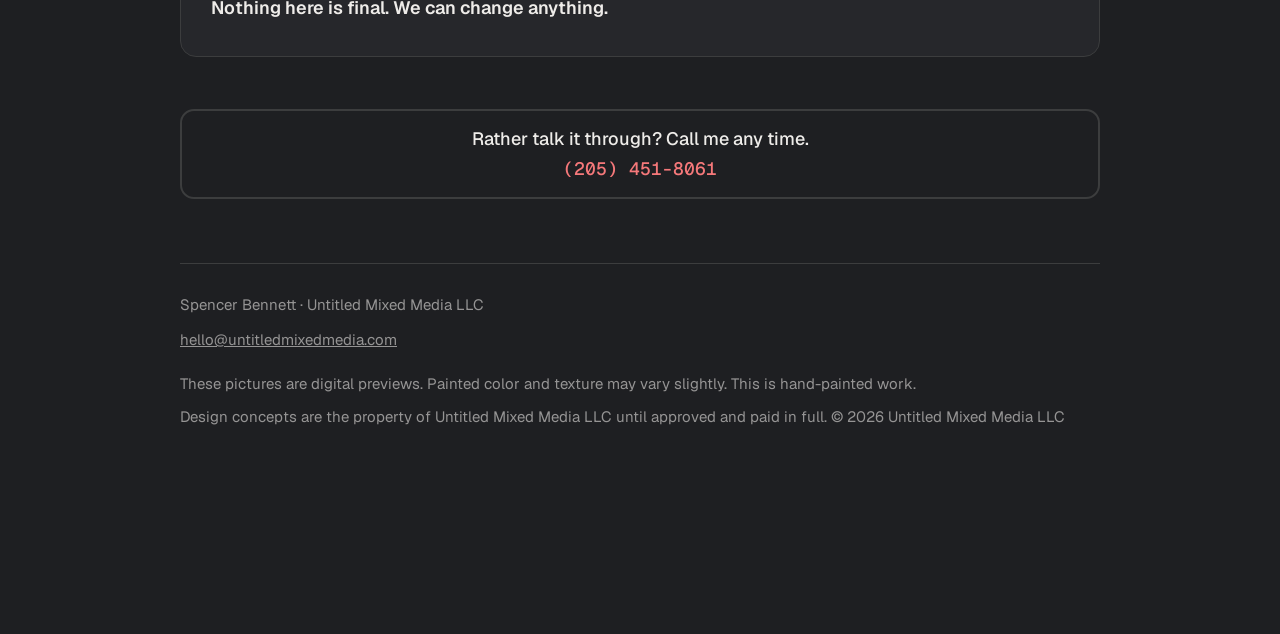
<file: corner/index.html>
<!DOCTYPE html>
<html lang="en" data-theme="dark">
<head>
<meta charset="utf-8">
<meta name="robots" content="noindex, nofollow">
<meta name="viewport" content="width=device-width, initial-scale=1, viewport-fit=cover">
<title>Haru - The Corner Sign</title>
<link rel="stylesheet" href="../type.css">
<style>
  /* Natural Layout Formula adapted for a scrolling page: the 1:1.15
     top-to-bottom asymmetry is kept everywhere, while the side-margin size is
     scaled down from the literal 15-17% so the pictures stay large on a phone. */
  :root{
    --bg:#1E1F22; --surface:#26272B; --line:#3C3D3E;
    --text:#EEECE9; --muted:#959494;
    --accent:#e41a1c; --accent-text:#F5787A;
    --ground:#26272B;
    --wordmark-invert:0;
    --font-ui:"Geist",-apple-system,BlinkMacSystemFont,"SF Pro Text","Segoe UI","Helvetica Neue",Arial,sans-serif;
    --font-mono:"Geist Mono",ui-monospace,"SF Mono",SFMono-Regular,Menlo,Consolas,monospace;
    --m: clamp(20px, 5.4vw, 40px);
    --m-b: calc(var(--m) * 1.15);
    --card-m: clamp(20px, 6.2%, 30px);
    --card-m-b: calc(var(--card-m) * 1.15);
  }
  [data-theme="light"]{
    --bg:#EEECE9; --surface:#FFFFFF; --line:#D0CFCD;
    --text:#000205; --muted:#595A5B;
    --accent:#C4141C; --accent-text:#B3121A;
    --ground:#F6F5F3;
    --wordmark-invert:1;
  }
  *{box-sizing:border-box}
  html{-webkit-text-size-adjust:100%}
  body{
    margin:0;color:var(--text);
    font-family:var(--font-ui);font-size:19px;font-weight:400;line-height:1.55;
    padding-bottom:150px;
    background:var(--bg);
    background-image:radial-gradient(125% 70% at 50% -5%, var(--ground) 0%, var(--bg) 58%);
    background-attachment:fixed;
  }
  body::before{
    content:"";position:fixed;inset:0;z-index:0;pointer-events:none;
    opacity:.035;mix-blend-mode:overlay;
    background-image:url("data:image/svg+xml,%3Csvg xmlns='http://www.w3.org/2000/svg' width='140' height='140'%3E%3Cfilter id='n'%3E%3CfeTurbulence type='fractalNoise' baseFrequency='0.85' numOctaves='4' stitchTiles='stitch'/%3E%3C/filter%3E%3Crect width='100%25' height='100%25' filter='url(%23n)'/%3E%3C/svg%3E");
  }
  .wrap{position:relative;z-index:1;max-width:660px;margin:0 auto;
    padding:var(--m) max(var(--m),env(safe-area-inset-right)) var(--m-b) max(var(--m),env(safe-area-inset-left));}
  @media (min-width:760px){ .wrap{max-width:1000px} }
  .visually-hidden{position:absolute!important;width:1px;height:1px;padding:0;margin:-1px;
    overflow:hidden;clip:rect(0 0 0 0);clip-path:inset(50%);white-space:nowrap;border:0}
  .skip{position:absolute;left:-9999px;top:0;z-index:50;background:var(--accent);color:#FFFFFF;
    padding:14px 20px;border-radius:0 0 12px 0;font-size:19px;font-weight:600;text-decoration:none}
  .skip:focus{left:0}

  header{display:flex;align-items:flex-start;justify-content:space-between;gap:14px}
  .wordmark{height:26px;width:auto;display:block;filter:invert(var(--wordmark-invert))}
  h1{font-size:32px;line-height:1.14;margin:10px 0 4px;font-weight:700;letter-spacing:-0.005em;text-wrap:balance}
  .meta{color:var(--muted);font-size:16px;margin:0}
  .toggle{flex:none;min-height:48px;min-width:48px;padding:10px 16px;
    border:1px solid var(--line);background:var(--surface);color:var(--text);
    border-radius:12px;font-family:var(--font-ui);font-size:17px;font-weight:500;cursor:pointer}

  .lead{background:var(--surface);border:1px solid var(--line);border-radius:16px;
    padding:var(--card-m) var(--card-m) var(--card-m-b);margin:calc(var(--m) * 1.3) 0 0}
  .lead h2{font-size:23px;margin:0 0 12px;font-weight:700;line-height:1.25;text-wrap:balance}
  .lead p{margin:0 0 12px;font-size:19px;line-height:1.55;max-width:60ch;text-wrap:pretty}
  .lead p:last-child{margin-bottom:0}
  .lead ol{margin:0;padding-left:24px}
  .lead ol li{margin:0 0 8px;font-size:19px;line-height:1.5}

  .sec{margin-top:calc(var(--m) * 1.6)}
  .eyebrow{color:var(--muted);font-size:15px;font-weight:600;letter-spacing:.1em;text-transform:uppercase;margin:0}
  h2.sec-title{font-size:25px;margin:3px 0 0;font-weight:700;line-height:1.2;text-wrap:balance}
  .note{color:var(--muted);font-size:17px;margin:8px 0 0;line-height:1.5;max-width:62ch;text-wrap:pretty}
  .note strong{color:var(--text)}

  /* Side-by-side compare. Stacked on a phone so neither picture gets squeezed. */
  .cmp{display:grid;gap:18px;grid-template-columns:1fr;margin-top:18px}
  @media (min-width:620px){ .cmp{grid-template-columns:1fr 1fr} }
  .cmp figure{margin:0;background:var(--surface);border:1px solid var(--line);border-radius:16px;overflow:hidden}
  .cmp img{width:100%;height:auto;display:block}
  .cmp figcaption{padding:14px 16px;font-size:17px;font-weight:600;color:var(--text)}

  fieldset{border:0;margin:0;padding:0;min-width:0}
  .grid{display:grid;gap:20px;grid-template-columns:1fr;margin-top:18px}
  @media (min-width:620px){ .grid{grid-template-columns:1fr 1fr} }
  .option{display:block;position:relative;margin:0}
  .option input{position:absolute;width:1px;height:1px;margin:-1px;
    clip:rect(0 0 0 0);clip-path:inset(50%);overflow:hidden;border:0;padding:0}
  .card{display:block;background:var(--surface);border:2px solid var(--line);border-radius:18px;
    overflow:hidden;cursor:pointer;transition:border-color .18s ease, transform .18s ease}
  .option input:checked + .card{border-color:var(--accent);border-width:3px;transform:translateY(-2px)}
  .option input:focus-visible + .card{outline:3px solid var(--accent-text);outline-offset:3px}
  .card img{width:100%;height:auto;display:block;background:var(--line)}
  .card-body{display:flex;align-items:center;gap:14px;padding:15px 16px;min-height:56px}
  .num{flex:none;font-family:var(--font-ui);font-weight:600;font-size:24px;line-height:1;
    min-width:48px;min-height:48px;display:flex;align-items:center;justify-content:center;
    border:2px solid var(--line);border-radius:12px;
    transition:background-color .18s ease,border-color .18s ease,color .18s ease}
  .option input:checked + .card .num{background:var(--accent);border-color:var(--accent);color:#FFFFFF;
    animation:pop .26s cubic-bezier(.25,1,.5,1)}
  @keyframes pop{0%{transform:scale(1)}45%{transform:scale(1.14)}100%{transform:scale(1)}}
  .cap{font-size:18px;line-height:1.4}
  .cap small{display:block;color:var(--muted);font-size:16px;margin-top:3px}
  .badge{margin-left:auto;font-weight:600;color:var(--accent-text);font-size:17px;white-space:nowrap}
  .option input:checked + .card .badge::after{content:"\2713";display:inline-block;animation:fadein .26s ease both}
  @keyframes fadein{from{opacity:0;transform:translateX(6px)}to{opacity:1;transform:none}}
  .rec{display:inline-block;font-size:15px;font-weight:700;letter-spacing:.06em;
    text-transform:uppercase;color:var(--accent-text)}

  /* Plain answer buttons for the J question, no picture needed. */
  .answers{display:grid;gap:14px;grid-template-columns:1fr;margin-top:18px}
  .answers .card{display:flex;align-items:center;gap:14px;padding:16px;min-height:64px}
  .answers .num{font-size:22px}
  .answers .cap{font-size:19px}

  /* The lesson */
  .lesson{margin-top:calc(var(--m) * 1.6);background:var(--surface);
    border:1px solid var(--line);border-radius:16px;
    padding:var(--card-m) var(--card-m) var(--card-m-b)}
  .lesson h2{font-size:23px;margin:0 0 12px;font-weight:700;line-height:1.25;text-wrap:balance}
  .lesson p{margin:0 0 14px;font-size:19px;line-height:1.55;max-width:60ch;text-wrap:pretty}
  .lesson strong{font-weight:600}
  .counts{margin:18px 0;border-top:1px solid var(--line)}
  .crow{display:flex;align-items:center;gap:14px;padding:12px 2px;border-bottom:1px solid var(--line)}
  .cword{flex:1;font-size:19px;font-weight:500}
  .cnum{font-family:var(--font-mono);font-weight:700;font-size:18px;
    background:var(--text);color:var(--bg);padding:4px 12px;border-radius:8px;
    font-variant-numeric:tabular-nums}
  .clab{font-size:16px;color:var(--muted);width:7.5em}

  .diagram{position:relative;margin:6px 0 12px;border-radius:14px;overflow:hidden;border:1px solid var(--line)}
  .diagram img{width:100%;height:auto;display:block}
  .lline{position:absolute;width:3px;background:#000205;top:11%;height:74%;left:16.0%}
  .vline{position:absolute;width:3px;background:var(--accent);top:11%;height:74%;left:84.0%}
  .gap{position:absolute;background:rgba(228,26,28,.38);border:2px dashed var(--accent);border-left:none;
    display:flex;align-items:center;justify-content:center;
    color:#FFFFFF;font-family:var(--font-mono);font-weight:700;font-size:16px}
  .legend{font-size:16px;color:var(--muted);line-height:1.5;margin:0}
  .legend b{color:var(--text);font-weight:600}

  .send-help{margin-top:calc(var(--m) * 1.6);border:1px dashed var(--line);border-radius:16px;
    padding:var(--card-m) var(--card-m) var(--card-m-b)}
  .send-help h2{font-size:19px;margin:0 0 8px;font-weight:700;line-height:1.3}
  .send-help p{margin:0 0 10px;font-size:17px;line-height:1.5;color:var(--muted)}
  .send-help p:last-child{margin:0}

  .talk{margin-top:calc(var(--m) * 1.6);border:1px solid var(--line);border-left:5px solid var(--accent);
    border-radius:16px;background:var(--surface);padding:var(--card-m) var(--card-m) var(--card-m-b)}
  .talk h2{font-size:21px;margin:0 0 10px;font-weight:700;line-height:1.25;text-wrap:balance}
  .talk p{margin:0 0 12px;font-size:18px;line-height:1.5;max-width:60ch;text-wrap:pretty}
  .talk p:last-child{margin-bottom:0}
  .talk strong{color:var(--text);font-weight:600}

  .next{margin-top:calc(var(--m) * 1.6);background:var(--surface);border:1px solid var(--line);
    border-radius:16px;padding:var(--card-m) var(--card-m) var(--card-m-b)}
  .next h2{font-size:21px;margin:0 0 8px;font-weight:700;line-height:1.3}
  .next p{margin:0 0 12px;font-size:18px;line-height:1.5;max-width:60ch}
  .next p:last-child{margin-bottom:0}
  .safety{font-weight:600;color:var(--text)!important}

  .bar{position:fixed;left:0;right:0;bottom:0;z-index:20;background:var(--surface);
    border-top:1px solid var(--line);
    padding:12px max(16px,env(safe-area-inset-right)) calc(12px + env(safe-area-inset-bottom)) max(16px,env(safe-area-inset-left))}
  .bar-inner{max-width:660px;margin:0 auto;display:flex;align-items:center;gap:14px;flex-wrap:wrap}
  @media (min-width:760px){ .bar-inner{max-width:1000px} }
  .picks{font-family:var(--font-mono);font-size:18px;font-variant-numeric:tabular-nums}
  .picks .ok{color:var(--accent-text)}
  .picks .todo{color:var(--muted)}
  .send{margin-left:auto;min-height:56px;padding:14px 24px;background:var(--accent);color:#FFFFFF;
    border:none;border-radius:14px;font-family:var(--font-ui);font-size:21px;font-weight:700;
    line-height:1.1;cursor:pointer;transition:transform .12s ease}
  .send.ready.nudge{animation:nudge .5s cubic-bezier(.25,1,.5,1)}
  @keyframes nudge{0%{transform:scale(1)}40%{transform:scale(1.05)}100%{transform:scale(1)}}
  .send:active{transform:translateY(2px)}
  .send:focus-visible{outline:3px solid var(--accent-text);outline-offset:3px}
  .bar-msg{flex-basis:100%;font-size:17px;color:var(--accent-text);font-weight:600;margin:0}
  .bar-msg:empty{display:none}
  :focus{scroll-margin-bottom:190px;scroll-margin-top:20px}

  .btn-call{display:flex;flex-direction:column;align-items:center;justify-content:center;gap:6px;
    min-height:66px;padding:16px 20px;margin-top:calc(var(--m) * 1.3);
    border:2px solid var(--line);border-radius:14px;background:transparent;color:var(--text);
    font-size:18px;font-weight:500;text-decoration:none;text-align:center;line-height:1.35}
  .btn-call:focus-visible{outline:3px solid var(--accent-text);outline-offset:3px}
  .btn-call .tel{font-family:var(--font-mono);color:var(--accent-text)}

  footer{margin-top:calc(var(--m) * 1.6);border-top:1px solid var(--line);padding-top:20px}
  .fine{color:var(--muted);font-size:15px;line-height:1.5;margin:10px 0}
  .fine a{color:inherit;display:inline-block;min-height:44px;padding:12px 0}

  .reveal{animation:rise .5s cubic-bezier(.25,1,.5,1) both}
  @keyframes rise{from{opacity:0;transform:translateY(10px)}to{opacity:1;transform:none}}
  @media (prefers-reduced-motion:reduce){
    *,*::before,*::after{animation:none!important;transition:none!important}
  }
</style>
</head>
<body>
<a class="skip" href="#partA">Skip to the pictures</a>
<div class="wrap">
  <header class="reveal">
    <div>
      <img class="wordmark" src="../img/wordmark_white.png" width="537" height="108" alt="Untitled Mixed Media">
      <h1>The Corner Sign</h1>
      <p class="meta">Haru &middot; two things to look at</p>
    </div>
    <button type="button" class="toggle" id="themeToggle" aria-pressed="false">Light</button>
  </header>

  <section class="lead reveal" style="animation-delay:.06s" aria-labelledby="leadH">
    <h2 id="leadH">You were right about both things</h2>
    <p>Korean and Market do stop one letter before Curated. I measured it. And the J was not the shape you drew for me.</p>
    <p>This page shows you both fixes. It also explains what I meant by the word <strong>flat</strong>, because that was my fault for using it without saying what it means.</p>
    <ol>
      <li>Look at the J, and tap your answer.</li>
      <li>Read why the lines do not line up.</li>
      <li>Tap the ending you like best.</li>
      <li>Tap the red button at the bottom.</li>
    </ol>
  </section>

  <!-- ===================== PART A : the J ===================== -->
  <section class="sec" id="partA" aria-labelledby="jH">
    <p class="eyebrow">First</p>
    <h2 class="sec-title" id="jH">The J</h2>
    <p class="note">You drew this for me. I turned your drawing the right way up, and I made the letter to match it.</p>

    <div class="cmp">
      <figure>
        <img src="../img/kim-drawing-j.jpg" width="600" height="667" alt="The J you drew on paper, turned upright. It has a flat bar across the top that sticks out on both sides, a stem coming down from the middle, and a hook at the bottom.">
        <figcaption>You drew this</figcaption>
      </figure>
      <figure>
        <img src="../img/corner-j-new.png" width="600" height="680" alt="The new J for the sign. A flat bar across the top sticking out on both sides, a stem down the middle, and a hook at the bottom." loading="lazy">
        <figcaption>I made this</figcaption>
      </figure>
    </div>

    <fieldset>
      <legend class="visually-hidden">Is the new J right? Pick one answer.</legend>
      <p class="note" style="margin-top:18px"><strong>Is this right?</strong> Tap one.</p>
      <div class="answers">
        <label class="option">
          <input type="radio" name="j" value="1">
          <span class="card">
            <span class="num" aria-hidden="true">1</span>
            <span class="cap">Yes. This is right.</span>
            <span class="badge"></span>
          </span>
        </label>
        <label class="option">
          <input type="radio" name="j" value="2">
          <span class="card">
            <span class="num" aria-hidden="true">2</span>
            <span class="cap">Make the flat line on top <strong>longer</strong>.</span>
            <span class="badge"></span>
          </span>
        </label>
        <label class="option">
          <input type="radio" name="j" value="3">
          <span class="card">
            <span class="num" aria-hidden="true">3</span>
            <span class="cap">Make the flat line on top <strong>shorter</strong>.</span>
            <span class="badge"></span>
          </span>
        </label>
      </div>
    </fieldset>
  </section>

  <!-- ===================== THE LESSON ===================== -->
  <section class="lesson reveal" aria-labelledby="whyH">
    <h2 id="whyH">Why the words do not line up</h2>
    <p>In this style of letters, <strong>every letter takes up the same amount of room</strong>. A wide letter and a thin letter get the same space. That is what makes the sign look neat and even.</p>
    <p>So the length of a line only depends on how many letters are in the word.</p>

    <div class="counts">
      <div class="crow"><span class="cword">Curated</span><span class="cnum">7</span><span class="clab">letters</span></div>
      <div class="crow"><span class="cword">Japanese</span><span class="cnum">8</span><span class="clab">letters, longest</span></div>
      <div class="crow"><span class="cword">Korean</span><span class="cnum">6</span><span class="clab">letters</span></div>
      <div class="crow"><span class="cword">Market</span><span class="cnum">6</span><span class="clab">letters</span></div>
    </div>

    <div class="diagram">
      <img src="../img/corner-align-1.png" width="526" height="550" alt="The corner sign as it is now. Every line starts in the same place on the left. On the right, Curated stops one letter early and Korean and Market stop two letters early." loading="lazy">
      <div class="lline"></div>
      <div class="vline"></div>
      <div class="gap" style="left:75.1%;width:8.9%;top:14.7%;height:12.0%">1</div>
      <div class="gap" style="left:66.5%;width:17.5%;top:52.5%;height:11.6%">2</div>
      <div class="gap" style="left:66.3%;width:17.7%;top:70.4%;height:12.4%">2</div>
    </div>
    <p class="legend"><b>Black line:</b> where every line starts. <b>Red line:</b> where Japanese, the longest word, ends. The red boxes show how many letters short each line is. Korean and Market stop two letters early, which is one letter before Curated. That is the part you saw.</p>

    <h2 style="margin-top:26px">What I meant by flat</h2>
    <p><strong>Flat</strong> means the edge makes one straight line, up and down. Right now the <strong>left side is flat</strong>. Every line starts in the same place.</p>
    <p><strong>Ragged</strong> is the opposite word. It means each line stops in a different place. Right now the <strong>right side is ragged</strong>.</p>
    <p>A sign can be flat on one side, flat on both sides, or flat on neither. None of them is wrong. They just look different.</p>
  </section>

  <!-- ===================== PART B : the endings ===================== -->
  <section class="sec" id="partB" aria-labelledby="alignH">
    <fieldset>
      <legend class="visually-hidden">Five ways to end the lines. Pick one.</legend>
      <p class="eyebrow">Second &middot; pick one</p>
      <h2 class="sec-title" id="alignH">Five ways we can do it</h2>
      <p class="note">Same sign, five ways. Tap the one you like best.</p>
      <div class="grid">

        <label class="option">
          <input type="radio" name="a" value="1">
          <span class="card">
            <img src="../img/corner-align-1.png" width="526" height="550" alt="Option 1. Flat on the left, ragged on the right. Every line starts together and stops in a different place." loading="lazy">
            <span class="card-body">
              <span class="num" aria-hidden="true">1</span>
              <span class="cap">Flat left, ragged right.<small>This is what you have now.</small></span>
              <span class="badge"></span>
            </span>
          </span>
        </label>

        <label class="option">
          <input type="radio" name="a" value="2">
          <span class="card">
            <img src="../img/corner-align-2.png" width="526" height="550" alt="Option 2. Ragged on the left, flat on the right. Every line stops together and starts in a different place." loading="lazy">
            <span class="card-body">
              <span class="num" aria-hidden="true">2</span>
              <span class="cap">Ragged left, flat right.<small>Every line stops together.</small></span>
              <span class="badge"></span>
            </span>
          </span>
        </label>

        <label class="option">
          <input type="radio" name="a" value="3">
          <span class="card">
            <img src="../img/corner-align-3.png" width="526" height="550" alt="Option 3. Each line sits in the middle. Both sides are ragged by the same amount." loading="lazy">
            <span class="card-body">
              <span class="num" aria-hidden="true">3</span>
              <span class="cap">In the middle.<small>Both sides ragged, but even.</small></span>
              <span class="badge"></span>
            </span>
          </span>
        </label>

        <label class="option">
          <input type="radio" name="a" value="4">
          <span class="card">
            <img src="../img/corner-align-4.png" width="526" height="550" alt="Option 4. Flat on both sides. All the letters stay the same size and the short words get more space between the letters." loading="lazy">
            <span class="card-body">
              <span class="num" aria-hidden="true">4</span>
              <span class="cap">Flat on both sides, letters spread out. <span class="rec">My pick</span><small>Same letter size. More space between letters in the short words.</small></span>
              <span class="badge"></span>
            </span>
          </span>
        </label>

        <label class="option">
          <input type="radio" name="a" value="5">
          <span class="card">
            <img src="../img/corner-align-5.png" width="526" height="550" alt="Option 5. Flat on both sides. The short words are painted bigger to fill the space, so Korean and Market become the biggest words." loading="lazy">
            <span class="card-body">
              <span class="num" aria-hidden="true">5</span>
              <span class="cap">Flat on both sides, short words bigger.<small>Korean and Market become the biggest words.</small></span>
              <span class="badge"></span>
            </span>
          </span>
        </label>

      </div>
    </fieldset>
  </section>

  <section class="talk reveal" aria-labelledby="pickH">
    <h2 id="pickH">If you want my opinion</h2>
    <p><strong>Number 4.</strong> It gives you exactly what you asked for. Both sides straight, and every letter stays the same size, so the sign still looks calm and even.</p>
    <p>One honest thing about number 4. Standing close, you can see that the letters in Korean and Market sit farther apart than the letters in Japanese. From across the street you do not see that. You only see one clean block of writing.</p>
    <p>You may like a different one. There is no wrong answer here.</p>
  </section>

  <section class="send-help" aria-labelledby="sendHelpH">
    <h2 id="sendHelpH">What the red button does</h2>
    <p>It opens a text message with your two answers already written. You can read it first and change it. Nothing is sent to me until you press send in your messages.</p>
    <p>You can change your answers on this page as many times as you want.</p>
  </section>

  <section class="next" aria-labelledby="nextH">
    <h2 id="nextH">What happens next</h2>
    <p>Once the corner sign is settled, I paint your choices onto the real building in a new picture.</p>
    <p>Then I design the side wall on South Belmont Avenue so it matches the front wall on West Cary Street.</p>
    <p>After that I send you <strong>one picture with everything together</strong>, so you can finally see how it all lines up, the way you asked.</p>
    <p class="safety">Nothing here is final. We can change anything.</p>
  </section>

  <a class="btn-call" href="tel:+12054518061">
    <span>Rather talk it through? Call me any time.</span>
    <span class="tel">(205)&nbsp;451-8061</span>
  </a>

  <footer>
    <p class="fine">Spencer Bennett &middot; Untitled Mixed Media LLC<br><a href="mailto:hello@untitledmixedmedia.com">hello@untitledmixedmedia.com</a></p>
    <p class="fine">These pictures are digital previews. Painted color and texture may vary slightly. This is hand-painted work.</p>
    <p class="fine">Design concepts are the property of Untitled Mixed Media LLC until approved and paid in full. &copy; 2026 Untitled Mixed Media LLC</p>
  </footer>
</div>

<div class="bar" role="region" aria-label="Your answers">
  <span class="visually-hidden" id="picksSR" aria-live="polite">Nothing picked yet.</span>
  <div class="bar-inner">
    <span class="picks" id="picks" aria-hidden="true"><span class="todo">J &ndash;</span> <span class="todo">Ends &ndash;</span></span>
    <button type="button" class="send" id="send">Send to Spencer</button>
    <p class="bar-msg" id="barMsg" role="alert"></p>
  </div>
</div>

<script>
(function(){
  var doc=document.documentElement,
      params=new URLSearchParams(location.search),
      toggle=document.getElementById('themeToggle');

  function applyTheme(t){
    doc.setAttribute('data-theme',t);
    toggle.setAttribute('aria-pressed', t==='light'?'true':'false');
    toggle.textContent = t==='light'?'Dark':'Light';
  }
  var saved=params.get('theme');
  try{ saved = saved || localStorage.getItem('haru-theme'); }catch(e){}
  applyTheme(saved==='light'?'light':'dark');
  toggle.addEventListener('click',function(){
    var t = doc.getAttribute('data-theme')==='light' ? 'dark' : 'light';
    applyTheme(t);
    try{ localStorage.setItem('haru-theme',t); }catch(e){}
  });

  var JTEXT = {
    '1':'the J is right',
    '2':'make the flat line on top of the J longer',
    '3':'make the flat line on top of the J shorter'
  };
  var ATEXT = {
    '1':'flat left, ragged right (leave it as it is)',
    '2':'ragged left, flat right',
    '3':'in the middle',
    '4':'flat on both sides, letters spread out',
    '5':'flat on both sides, short words bigger'
  };

  var st={j:null,a:null},
      picks=document.getElementById('picks'),
      picksSR=document.getElementById('picksSR'),
      send=document.getElementById('send'),
      barMsg=document.getElementById('barMsg'),
      celebrated=false;

  function update(){
    var a=picks.children[0], b=picks.children[1];
    a.textContent = st.j ? ('J ' + st.j) : 'J –';
    a.className   = st.j ? 'ok' : 'todo';
    b.textContent = st.a ? ('Ends ' + st.a) : 'Ends –';
    b.className   = st.a ? 'ok' : 'todo';

    var done=[];
    if(st.j) done.push('the J: ' + JTEXT[st.j]);
    if(st.a) done.push('the line ends: option ' + st.a);
    picksSR.textContent = done.length ? ('Picked ' + done.join(', ') + '.') : 'Nothing picked yet.';

    var ready = st.j && st.a;
    send.classList.toggle('ready', !!ready);
    if(ready){
      barMsg.textContent='';
      if(!celebrated){
        celebrated=true;
        send.classList.add('nudge');
        setTimeout(function(){ send.classList.remove('nudge'); },600);
      }
    }
  }

  Array.prototype.forEach.call(document.querySelectorAll('input[name=j]'),function(r){
    r.addEventListener('change', function(){ st.j=r.value; update(); });
  });
  Array.prototype.forEach.call(document.querySelectorAll('input[name=a]'),function(r){
    r.addEventListener('change', function(){ st.a=r.value; update(); });
  });

  send.addEventListener('click', function(){
    if(!st.j || !st.a){
      var need=[];
      if(!st.j) need.push('the J');
      if(!st.a) need.push('the line ends');
      barMsg.textContent='Please pick ' + need.join(' and ') + ' first.';
      var target = !st.j ? 'partA' : 'partB';
      var el=document.getElementById(target);
      if(el) el.scrollIntoView({behavior:'smooth',block:'start'});
      return;
    }
    location.href='sms:+12054518061&body=' + encodeURIComponent(
      'Haru corner sign. The J: ' + JTEXT[st.j] + '. The line ends: option ' + st.a + ', ' + ATEXT[st.a] + '.'
    );
  });

  update();
})();
</script>
</body>
</html>
</file>
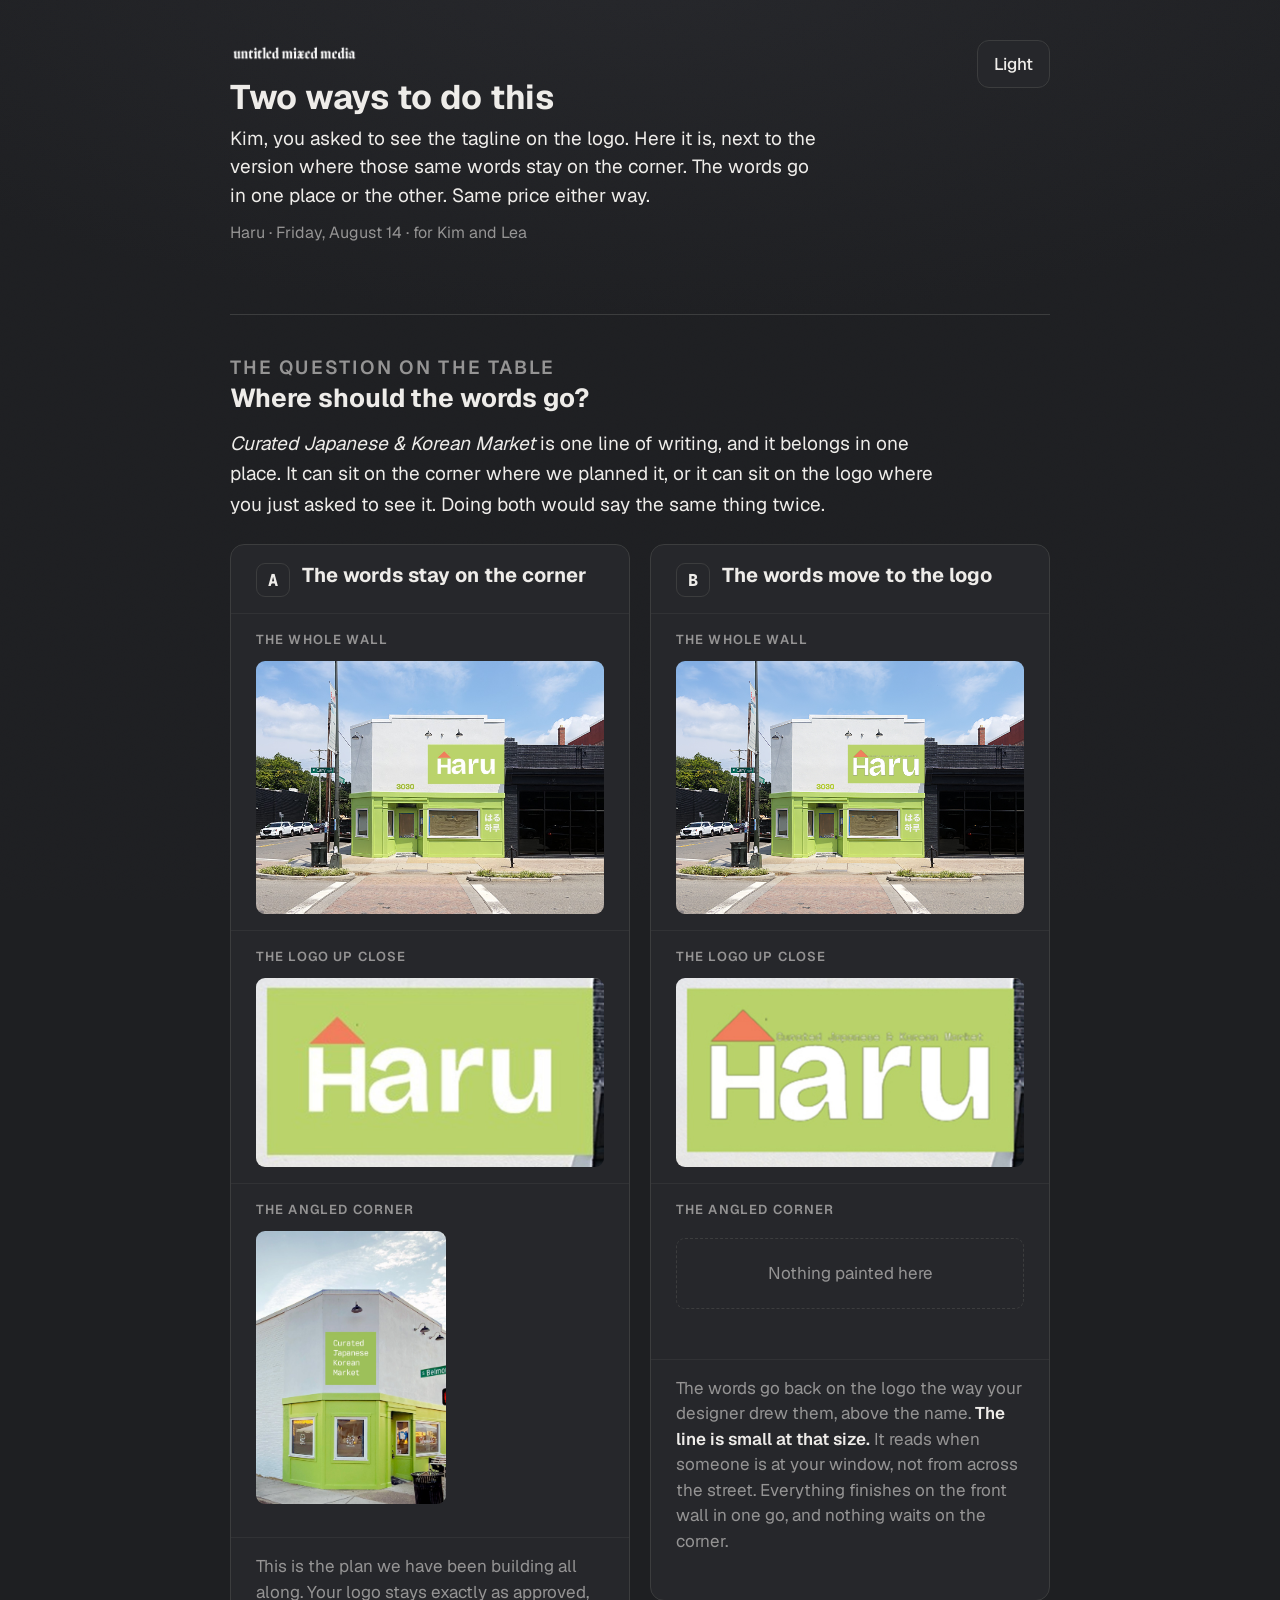
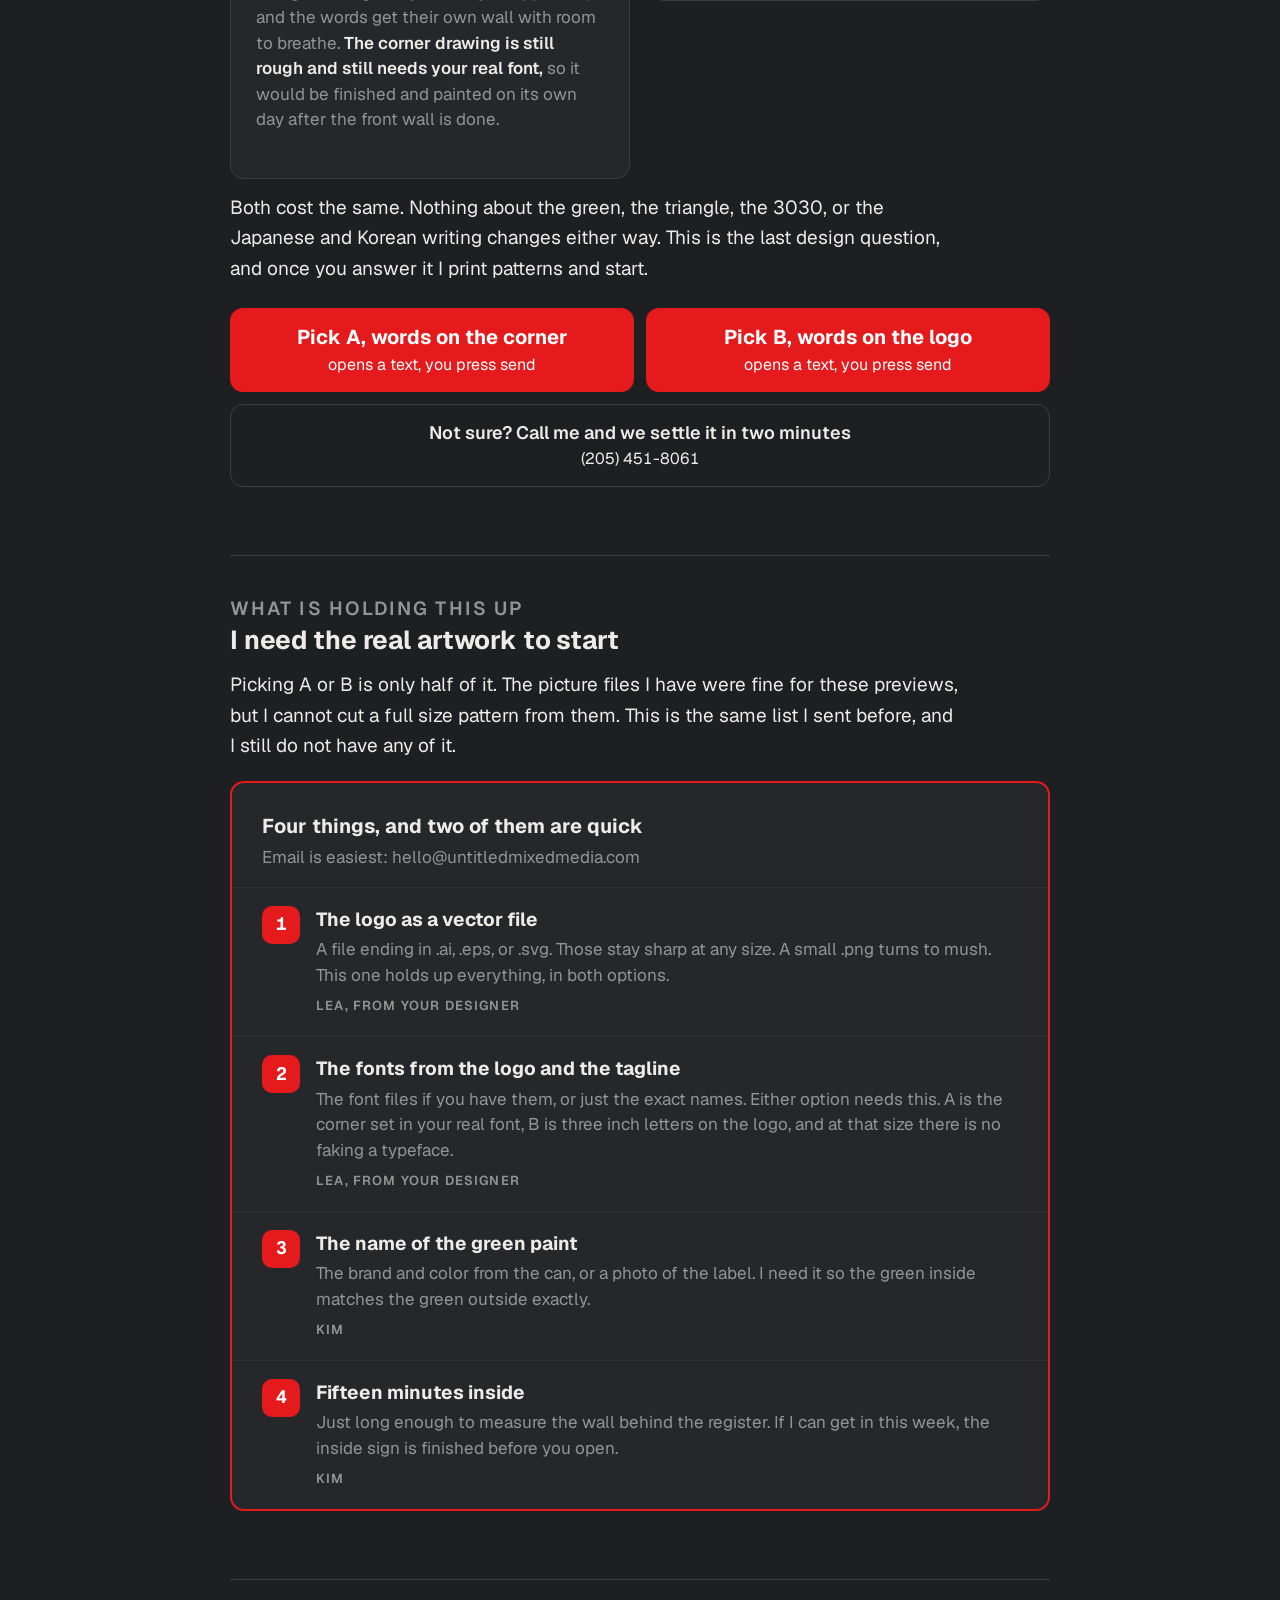
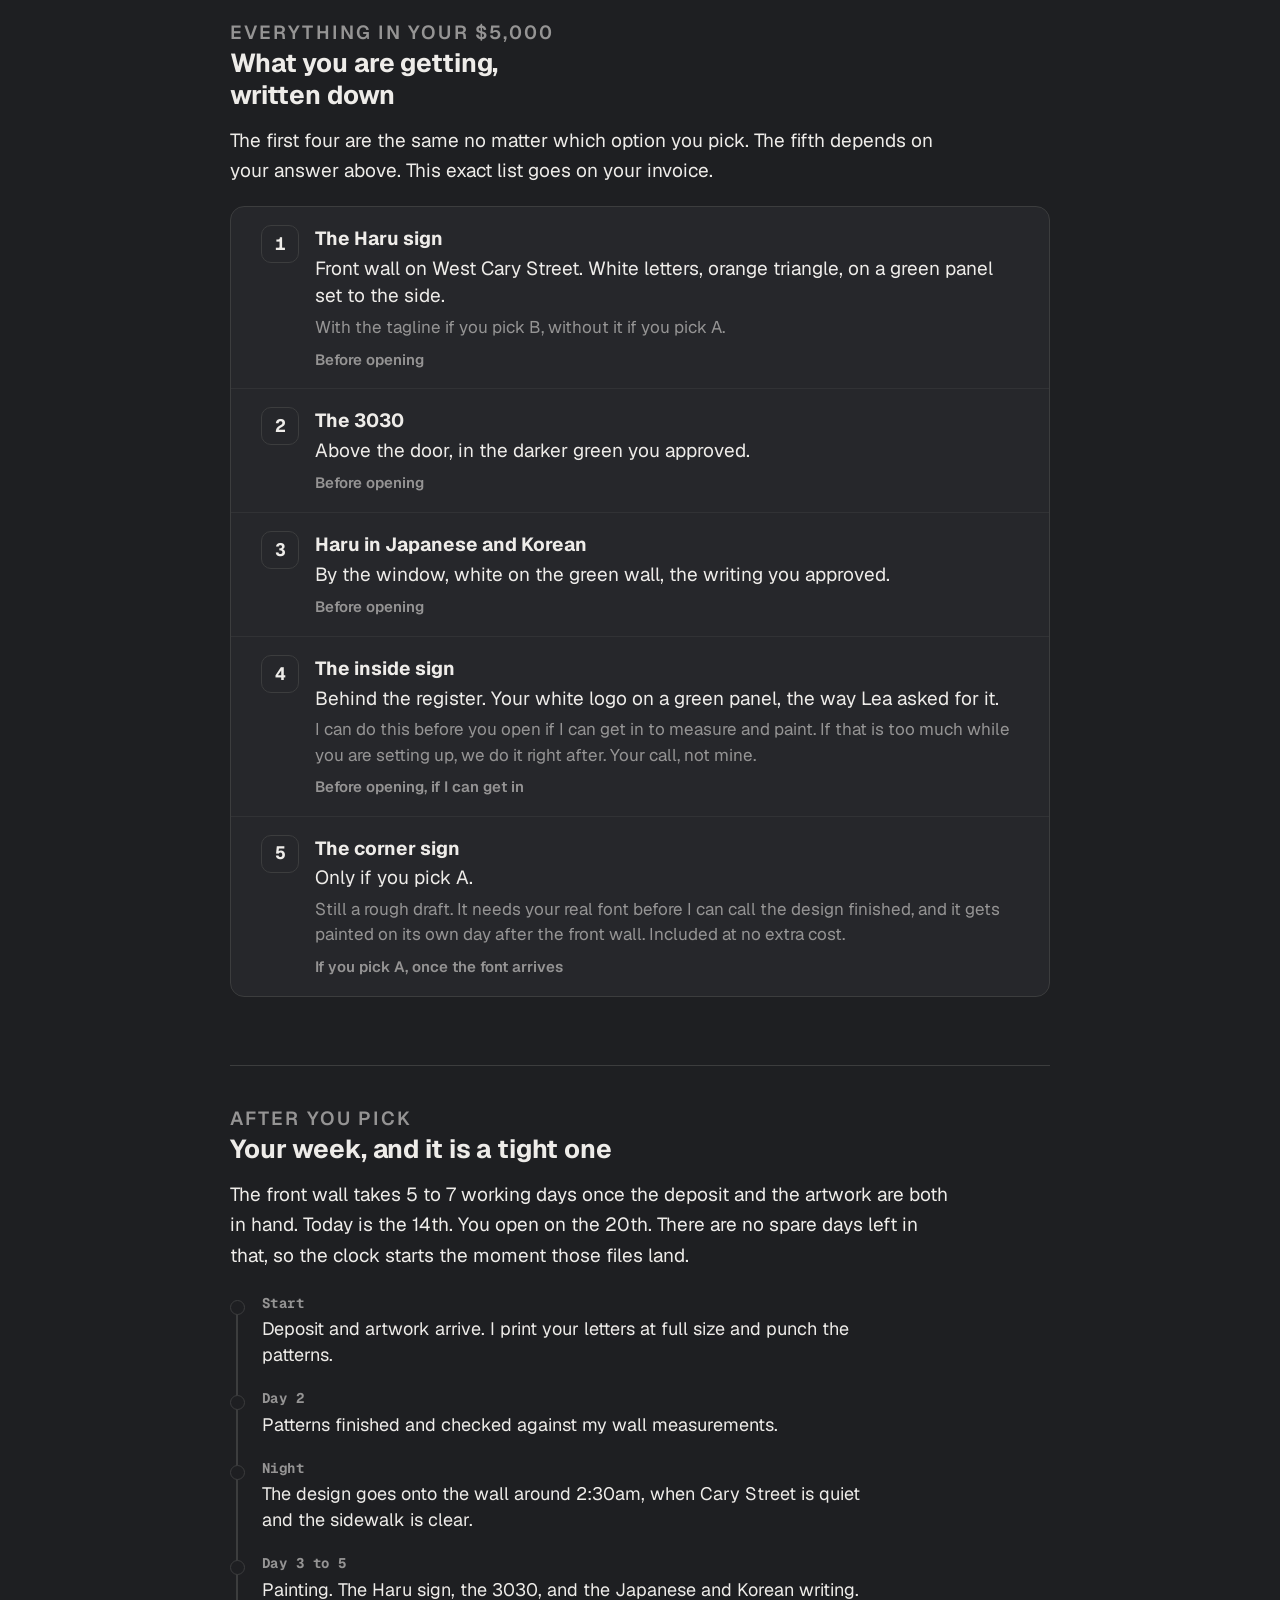
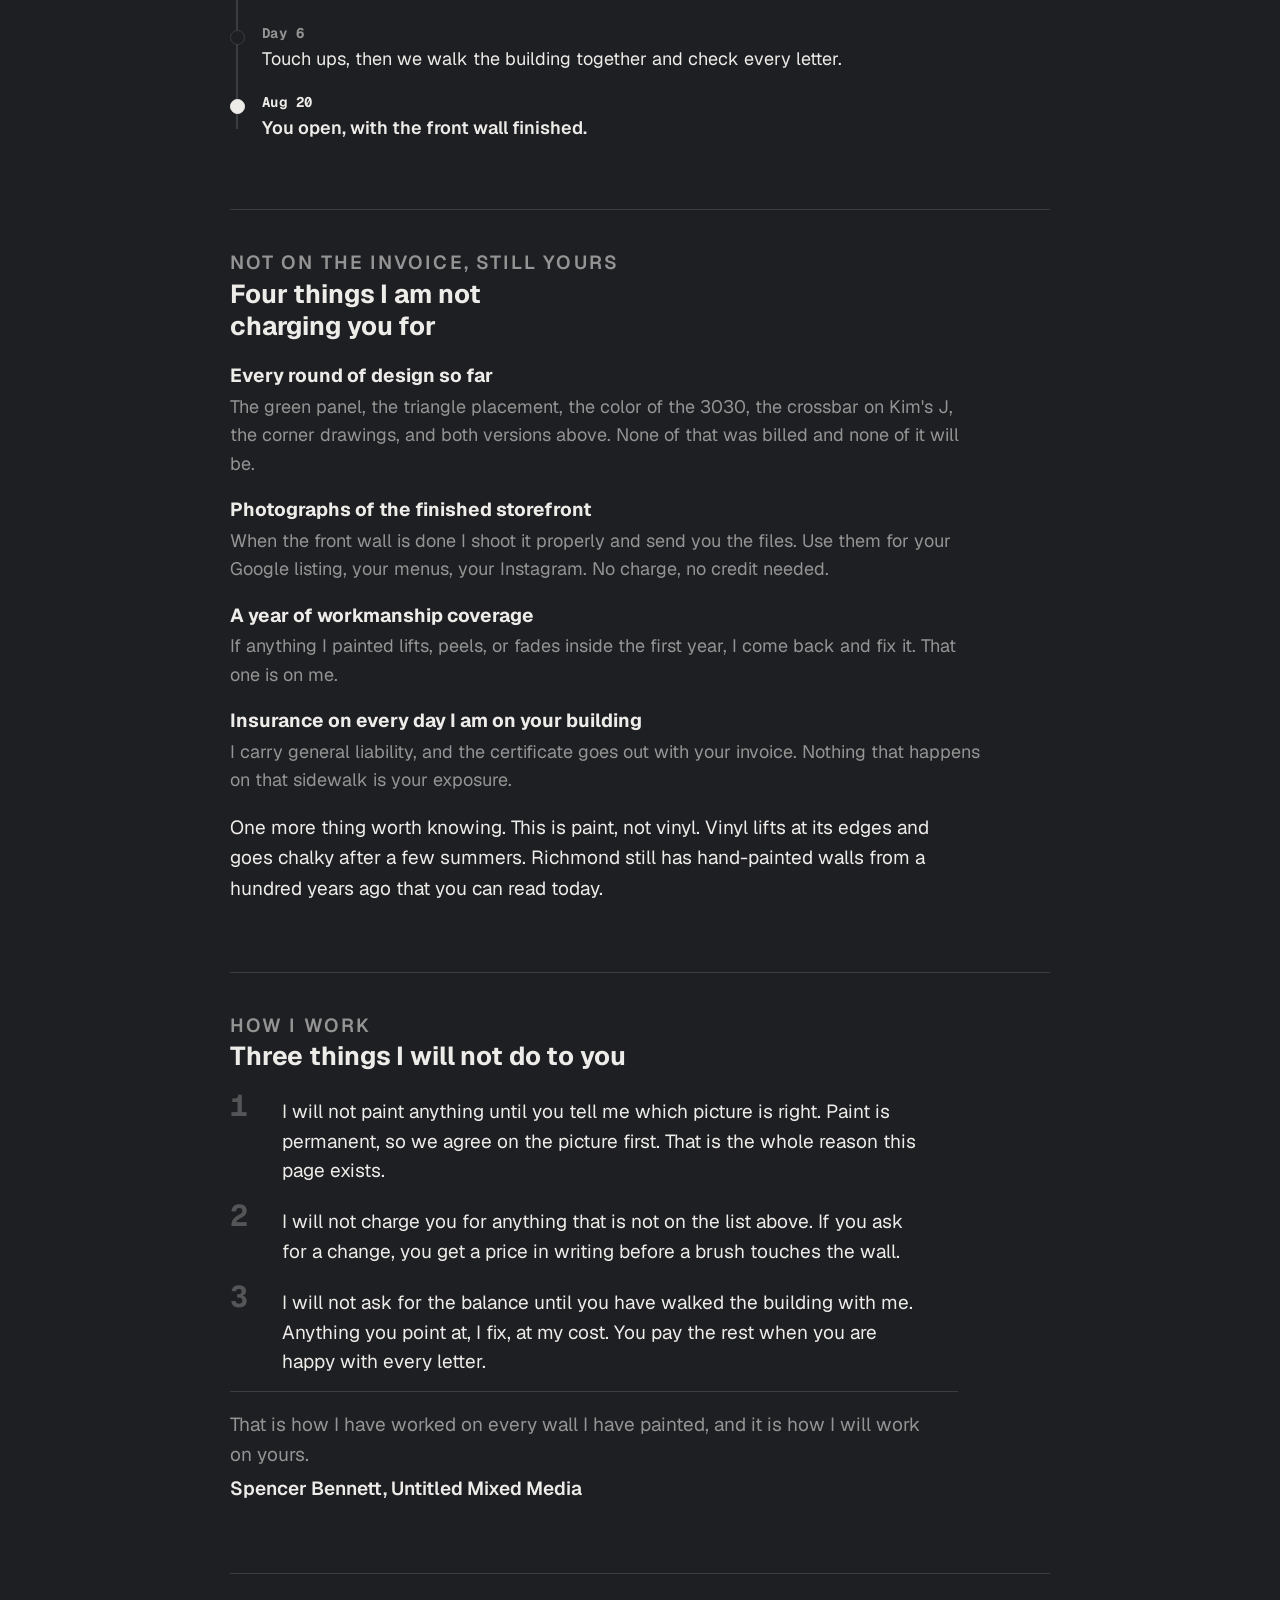
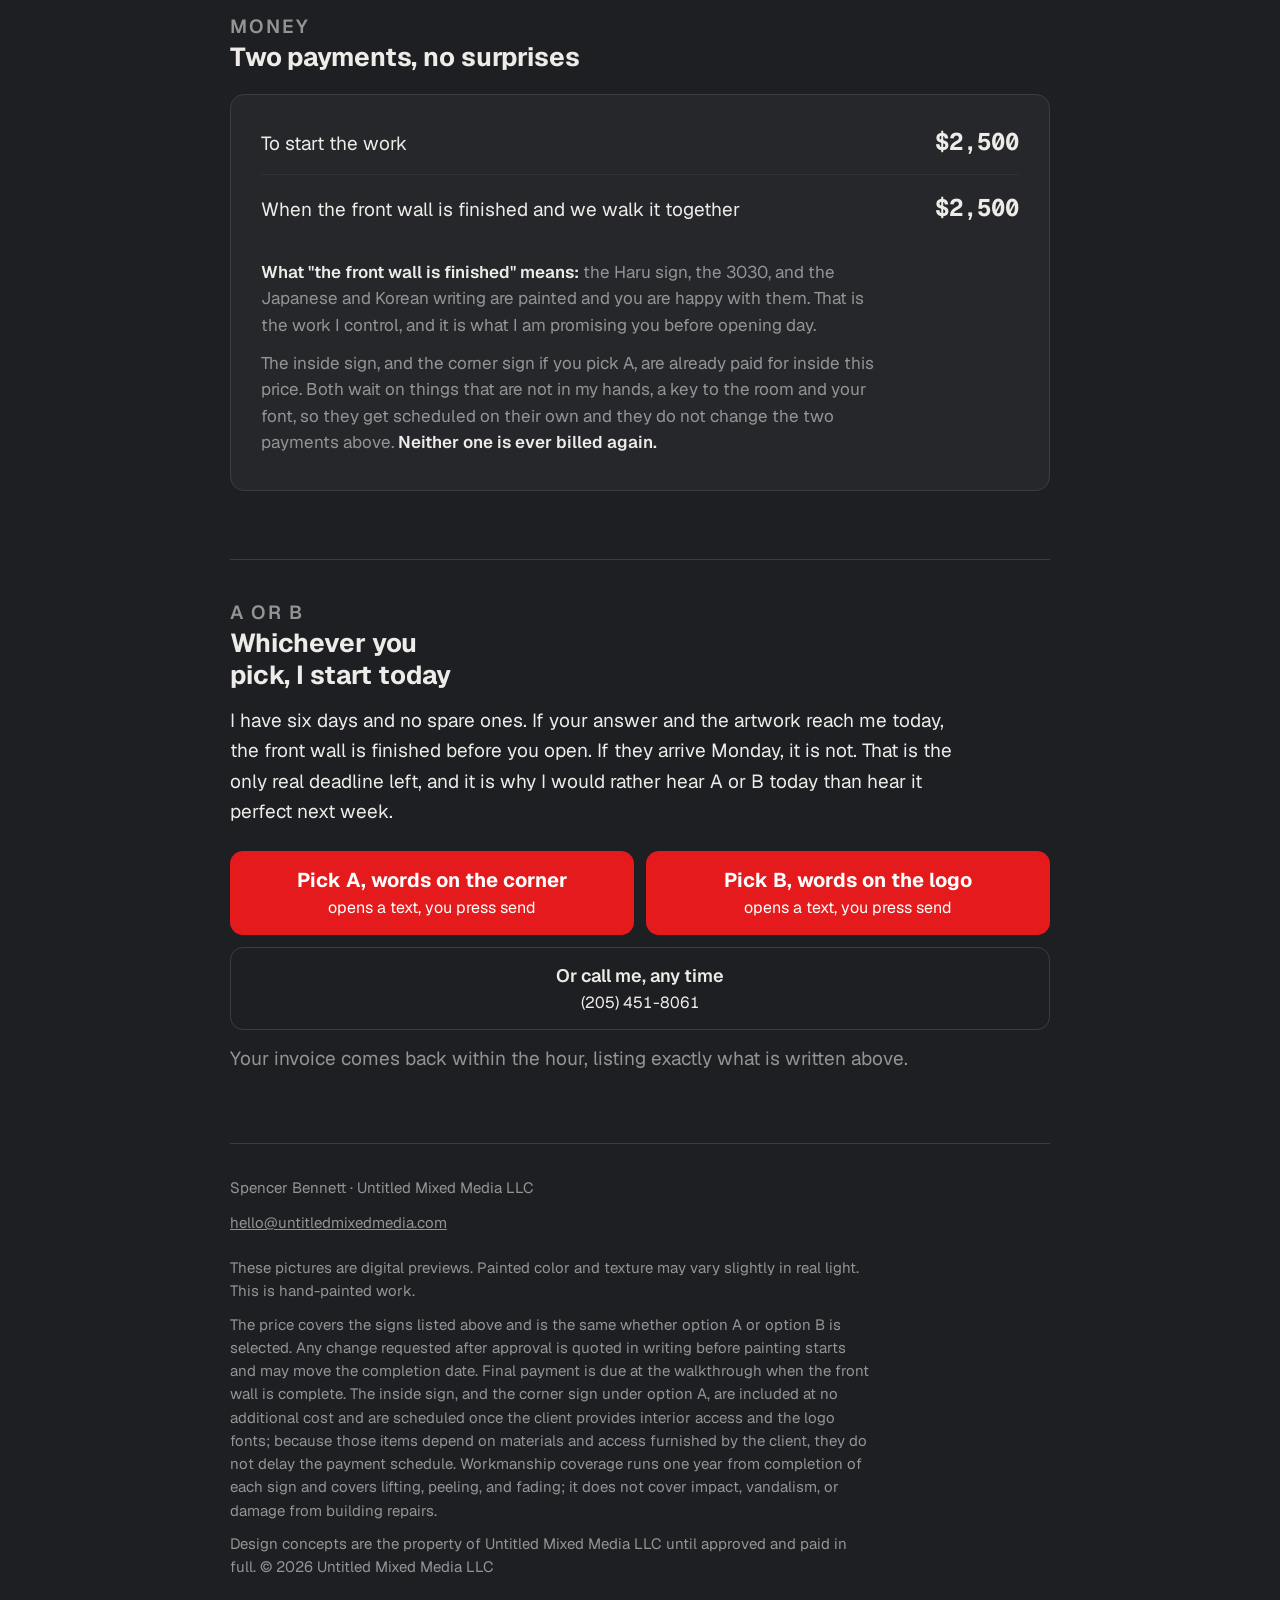
<file: final/index.html>
<!DOCTYPE html>
<html lang="en" data-theme="dark">
<head>
<meta charset="utf-8">
<meta name="robots" content="noindex, nofollow">
<meta name="viewport" content="width=device-width, initial-scale=1, viewport-fit=cover">
<title>Haru - Two Ways To Do This</title>
<link rel="stylesheet" href="../type.css">
<style>
  :root{
    --bg:#1E1F22; --surface:#26272B; --line:#3C3D3E; --line-soft:#313235;
    --figure:#545557;
    --text:#EEECE9; --muted:#959494;
    --accent:#e41a1c; --accent-text:#F5787A;
    --ground:#26272B;
    --wordmark-invert:0;
    --font-ui:"Geist",-apple-system,BlinkMacSystemFont,"SF Pro Text","Segoe UI","Helvetica Neue",Arial,sans-serif;
    --font-mono:"Geist Mono",ui-monospace,"SF Mono",SFMono-Regular,Menlo,Consolas,monospace;
    --m: clamp(20px, 5.4vw, 40px);
    --m-b: calc(var(--m) * 1.15);
    --card-m: clamp(20px, 6.2%, 30px);
    --card-m-b: calc(var(--card-m) * 1.15);
  }
  [data-theme="light"]{
    --bg:#EEECE9; --surface:#FFFFFF; --line:#D0CFCD; --line-soft:#DEDCDA;
    --figure:#BCBBB9;
    --text:#000205; --muted:#595A5B;
    --accent:#C4141C; --accent-text:#B3121A;
    --ground:#F6F5F3;
    --wordmark-invert:1;
  }
  *{box-sizing:border-box}
  html{-webkit-text-size-adjust:100%}
  body{
    margin:0;color:var(--text);
    font-family:var(--font-ui);font-size:19px;font-weight:400;line-height:1.6;
    padding-bottom:60px;
    background:var(--bg);
    background-image:radial-gradient(125% 70% at 50% -5%, var(--ground) 0%, var(--bg) 58%);
    background-attachment:fixed;
  }
  body::before{
    content:"";position:fixed;inset:0;z-index:0;pointer-events:none;
    opacity:.035;mix-blend-mode:overlay;
    background-image:url("data:image/svg+xml,%3Csvg xmlns='http://www.w3.org/2000/svg' width='140' height='140'%3E%3Cfilter id='n'%3E%3CfeTurbulence type='fractalNoise' baseFrequency='0.85' numOctaves='4' stitchTiles='stitch'/%3E%3C/filter%3E%3Crect width='100%25' height='100%25' filter='url(%23n)'/%3E%3C/svg%3E");
  }
  .wrap{position:relative;z-index:1;max-width:660px;margin:0 auto;
    padding:var(--m) max(var(--m),env(safe-area-inset-right)) var(--m-b) max(var(--m),env(safe-area-inset-left));}
  @media (min-width:760px){ .wrap{max-width:900px} }
  a:focus-visible,button:focus-visible{outline:3px solid var(--accent-text);outline-offset:3px;border-radius:6px}

  header{display:flex;align-items:flex-start;justify-content:space-between;gap:14px}
  .wordmark{height:26px;width:auto;display:block;filter:invert(var(--wordmark-invert))}
  h1{font-size:34px;line-height:1.14;margin:12px 0 8px;font-weight:700;letter-spacing:-0.008em;
     text-wrap:balance;max-width:15ch}
  .deck{font-size:19px;line-height:1.5;margin:0;max-width:46ch;color:var(--text)}
  .meta{color:var(--muted);font-size:16px;margin:10px 0 0}
  .toggle{flex:none;min-height:48px;min-width:48px;padding:10px 16px;
    border:1px solid var(--line);background:var(--surface);color:var(--text);
    border-radius:12px;font-family:var(--font-ui);font-size:17px;font-weight:500;cursor:pointer}

  .heroshot{margin:calc(var(--m) * 1.15) 0 0}
  .heroshot img{width:100%;height:auto;display:block;border-radius:14px}
  .heroshot figcaption{margin-top:14px;font-size:17px;line-height:1.55;color:var(--muted);max-width:58ch}
  .heroshot b{color:var(--text);font-weight:600}

  .sec{margin-top:calc(var(--m) * 1.7);padding-top:24px;border-top:1px solid var(--line)}
  .eyebrow{color:var(--muted);font-size:14px;font-weight:600;letter-spacing:.11em;
    text-transform:uppercase;margin:0 0 6px}
  h2{font-size:26px;margin:0;font-weight:700;line-height:1.22;letter-spacing:-0.005em;
    text-wrap:balance;max-width:22ch}
  .sec > p{margin:14px 0 0;font-size:19px;line-height:1.6;max-width:56ch;text-wrap:pretty}

  /* ---- the two options, identical structure so the comparison is fair ---- */
  .opts{display:grid;gap:20px;margin-top:24px;grid-template-columns:1fr}
  @media (min-width:680px){ .opts{grid-template-columns:1fr 1fr;align-items:start} }
  .opt{border:1px solid var(--line);border-radius:14px;background:var(--surface);overflow:hidden}
  .ohead{padding:18px var(--card-m) 16px;display:flex;align-items:flex-start;gap:12px}
  .oletter{flex:none;width:34px;height:34px;border-radius:9px;border:1.5px solid var(--line);
    color:var(--text);font-family:var(--font-mono);font-size:17px;font-weight:700;
    display:flex;align-items:center;justify-content:center}
  .ohead h3{font-size:20px;margin:0;font-weight:700;line-height:1.25}
  .opart{border-top:1px solid var(--line-soft);padding:16px var(--card-m)}
  .plabel{display:block;font-size:13px;font-weight:600;letter-spacing:.09em;
    text-transform:uppercase;color:var(--muted);margin-bottom:10px}
  .opart img{width:100%;height:auto;display:block;border-radius:9px}
  .opart .cornerimg{max-width:190px}
  .none{border:1.5px dashed var(--line);border-radius:9px;padding:22px 18px;text-align:center;
    color:var(--muted);font-size:17px;line-height:1.45}
  .onote{border-top:1px solid var(--line-soft);padding:16px var(--card-m) var(--card-m-b);
    font-size:17px;line-height:1.5;color:var(--muted)}
  .onote b{color:var(--text);font-weight:600}

  .picks{display:grid;gap:12px;grid-template-columns:1fr;margin-top:24px}
  @media (min-width:620px){ .picks{grid-template-columns:1fr 1fr} }

  /* ---- container: the ask. the only red block on the page. ---- */
  .need{margin-top:20px;border:2px solid var(--accent);border-radius:14px;background:var(--surface);overflow:hidden}
  .need .nhead{padding:var(--card-m) var(--card-m) 16px}
  .need h3{font-size:20px;margin:0 0 6px;font-weight:700;line-height:1.3}
  .need .nhead p{margin:0;font-size:17px;line-height:1.5;color:var(--muted)}
  .nitem{display:flex;gap:16px;align-items:flex-start;padding:18px var(--card-m);border-top:1px solid var(--line-soft)}
  .nitem .n{flex:none;width:38px;height:38px;border-radius:10px;background:var(--accent);color:#fff;
    font-family:var(--font-mono);font-size:18px;font-weight:700;
    display:flex;align-items:center;justify-content:center;font-variant-numeric:tabular-nums}
  .nitem .t{font-size:19px;line-height:1.45}
  .nitem .t b{font-weight:700;display:block;margin-bottom:3px}
  .nitem .t small{display:block;color:var(--muted);font-size:17px;margin-top:4px;line-height:1.5}
  .who{display:inline-block;margin-top:9px;font-size:13px;font-weight:600;letter-spacing:.09em;
    text-transform:uppercase;color:var(--muted)}

  /* ---- container: the signs ---- */
  .deliv{margin-top:20px;border:1px solid var(--line);border-radius:14px;background:var(--surface);overflow:hidden}
  .ditem{display:flex;gap:16px;align-items:flex-start;padding:18px var(--card-m);border-top:1px solid var(--line-soft)}
  .ditem:first-child{border-top:0}
  .ditem .n{flex:none;width:38px;height:38px;border-radius:10px;border:1.5px solid var(--line);
    color:var(--text);font-family:var(--font-mono);font-size:18px;font-weight:700;
    display:flex;align-items:center;justify-content:center;font-variant-numeric:tabular-nums}
  .ditem .t{font-size:19px;line-height:1.45}
  .ditem .t b{font-weight:700;display:block;margin-bottom:2px}
  .ditem .t small{display:block;color:var(--muted);font-size:17px;margin-top:5px;line-height:1.5}
  .when{display:block;margin-top:8px;font-size:15px;font-weight:600;color:var(--muted)}

  .tl{list-style:none;margin:22px 0 0;padding:0 0 0 32px;position:relative}
  .tl::before{content:"";position:absolute;left:6px;top:9px;bottom:12px;width:1.5px;background:var(--line)}
  .tl li{position:relative;margin:0 0 20px;font-size:18px;line-height:1.45;max-width:52ch}
  .tl li:last-child{margin-bottom:0}
  .tl li::before{content:"";position:absolute;left:-32px;top:7px;width:13px;height:13px;border-radius:50%;
    background:var(--bg);border:1.5px solid var(--line)}
  .tl li.mark::before{background:var(--text);border-color:var(--text)}
  .tl .lbl{display:block;font-family:var(--font-mono);font-size:14px;font-weight:700;
    color:var(--muted);letter-spacing:.03em;margin-bottom:3px;font-variant-numeric:tabular-nums}
  .tl li.mark .lbl{color:var(--text)}
  .tl li.mark .txt{font-weight:600}

  .incl{list-style:none;margin:20px 0 0;padding:0;max-width:58ch}
  .incl li{margin:0 0 18px;font-size:19px;line-height:1.5}
  .incl li b{display:block;font-weight:700;margin-bottom:2px}
  .incl li span{color:var(--muted);font-size:18px;line-height:1.5}

  .warranty{list-style:none;counter-reset:w;margin:24px 0 0;padding:0}
  .warranty li{counter-increment:w;position:relative;padding-left:52px;margin:0 0 22px;
    font-size:19px;line-height:1.55;max-width:54ch}
  .warranty li:last-child{margin-bottom:0}
  .warranty li::before{content:counter(w);position:absolute;left:0;top:-6px;
    font-family:var(--font-mono);font-size:30px;font-weight:700;color:var(--figure);line-height:1;
    font-variant-numeric:tabular-nums}
  .sig{margin-top:26px;padding-top:18px;border-top:1px solid var(--line);
    font-size:17px;line-height:1.5;color:var(--muted);max-width:54ch}
  .sig b{display:block;color:var(--text);font-weight:600;margin-top:4px}

  /* ---- container: the money ---- */
  .pay{margin-top:20px;background:var(--surface);border:1px solid var(--line);
    border-radius:14px;padding:var(--card-m) var(--card-m) var(--card-m-b)}
  .prow{display:flex;justify-content:space-between;align-items:baseline;gap:16px;
    padding:16px 0;border-top:1px solid var(--line-soft);font-size:19px;line-height:1.4}
  .prow:first-child{border-top:0;padding-top:0}
  .prow .amt{font-family:var(--font-mono);font-size:24px;font-weight:700;
    font-variant-numeric:tabular-nums;white-space:nowrap}
  .paynote{color:var(--muted);font-size:17px;line-height:1.55;margin:18px 0 0;max-width:56ch}
  .paynote b{color:var(--text);font-weight:600}
  .paynote + .paynote{margin-top:12px}

  .urgent{margin:18px 0 0;font-size:19px;line-height:1.55;max-width:54ch}
  .btn{display:flex;flex-direction:column;align-items:center;justify-content:center;gap:5px;
    min-height:70px;padding:16px 20px;border-radius:13px;text-decoration:none;text-align:center;line-height:1.3}
  .btn-primary{background:var(--accent);color:#FFFFFF;font-size:20px;font-weight:700}
  .btn-secondary{border:1.5px solid var(--line);color:var(--text);font-size:18px;font-weight:600;background:transparent}
  .btn .sub{font-size:16px;font-weight:400;font-variant-numeric:tabular-nums;white-space:nowrap}
  .btn-primary .sub{color:#FFFFFF}
  .alts{display:grid;gap:12px;grid-template-columns:1fr;margin-top:12px}
  .after{margin:18px 0 0;color:var(--muted);font-size:17px;line-height:1.55;max-width:54ch}

  footer{margin-top:calc(var(--m) * 1.7);border-top:1px solid var(--line);padding-top:22px}
  .fine{color:var(--muted);font-size:15px;line-height:1.55;margin:10px 0;max-width:64ch}
  .fine a{color:inherit;display:inline-block;min-height:44px;padding:12px 0}

  .reveal{animation:rise .5s cubic-bezier(.25,1,.5,1) both}
  @keyframes rise{from{opacity:0;transform:translateY(10px)}to{opacity:1;transform:none}}
  @media (prefers-reduced-motion:reduce){
    *,*::before,*::after{animation:none!important;transition:none!important}
  }
</style>
</head>
<body>
<div class="wrap">
  <header class="reveal">
    <div>
      <img class="wordmark" src="../img/wordmark_white.png" width="537" height="108" alt="Untitled Mixed Media">
      <h1>Two ways to do this</h1>
      <p class="deck">Kim, you asked to see the tagline on the logo. Here it is, next to the version where those same words stay on the corner. The words go in one place or the other. Same price either way.</p>
      <p class="meta">Haru &middot; Friday, August 14 &middot; for Kim and Lea</p>
    </div>
    <button type="button" class="toggle" id="themeToggle" aria-pressed="false">Light</button>
  </header>

  <!-- ============ THE CHOICE ============ -->
  <section class="sec" aria-labelledby="chH">
    <p class="eyebrow">The question on the table</p>
    <h2 id="chH">Where should the words go?</h2>
    <p><em>Curated Japanese &amp; Korean Market</em> is one line of writing, and it belongs in one place. It can sit on the corner where we planned it, or it can sit on the logo where you just asked to see it. Doing both would say the same thing twice.</p>

    <div class="opts">
      <div class="opt">
        <div class="ohead"><span class="oletter" aria-hidden="true">A</span><h3>The words stay on the corner</h3></div>
        <div class="opart">
          <span class="plabel">The whole wall</span>
          <img src="../img/final-front-2026-08-13.jpg" width="1342" height="973"
            alt="The front of Haru with no tagline on the logo. The white Haru logo with the orange triangle sits on a green panel on the right side of the wall. The 3030 address is above the door. Haru in Japanese and Korean is by the window.">
        </div>
        <div class="opart">
          <span class="plabel">The logo up close</span>
          <img src="../img/panel-detail-no-tagline.jpg" width="948" height="516"
            alt="Close view of the green panel without the tagline: the orange triangle above Haru in large white letters.">
        </div>
        <div class="opart">
          <span class="plabel">The angled corner</span>
          <img class="cornerimg" src="../img/corner-current.jpg" width="1000" height="1437"
            alt="Rough draft of the corner sign: Curated Japanese Korean Market in white letters on green.">
        </div>
        <p class="onote">This is the plan we have been building all along. Your logo stays exactly as approved, and the words get their own wall with room to breathe. <b>The corner drawing is still rough and still needs your real font,</b> so it would be finished and painted on its own day after the front wall is done.</p>
      </div>

      <div class="opt">
        <div class="ohead"><span class="oletter" aria-hidden="true">B</span><h3>The words move to the logo</h3></div>
        <div class="opart">
          <span class="plabel">The whole wall</span>
          <img src="../img/final-front-2026-08-14.jpg" width="1342" height="973"
            alt="The front of Haru with the tagline on the logo. The white Haru logo with the orange triangle sits on a green panel on the right side of the wall, with the tagline in small letters above the name. The 3030 address is above the door. Haru in Japanese and Korean is by the window.">
        </div>
        <div class="opart">
          <span class="plabel">The logo up close</span>
          <img src="../img/tagline-detail-2026-08-14.jpg" width="948" height="516"
            alt="Close view of the green panel with the tagline: the orange triangle, then Curated Japanese and Korean Market in small white letters, then Haru in large white letters.">
        </div>
        <div class="opart">
          <span class="plabel">The angled corner</span>
          <p class="none">Nothing painted here</p>
        </div>
        <p class="onote">The words go back on the logo the way your designer drew them, above the name. <b>The line is small at that size.</b> It reads when someone is at your window, not from across the street. Everything finishes on the front wall in one go, and nothing waits on the corner.</p>
      </div>
    </div>

    <p>Both cost the same. Nothing about the green, the triangle, the 3030, or the Japanese and Korean writing changes either way. This is the last design question, and once you answer it I print patterns and start.</p>

    <div class="picks">
      <a class="btn btn-primary" href="sms:+12054518061&body=A.%20Keep%20the%20words%20on%20the%20corner.">
        <span>Pick A, words on the corner</span>
        <span class="sub">opens a text, you press send</span>
      </a>
      <a class="btn btn-primary" href="sms:+12054518061&body=B.%20Put%20the%20words%20on%20the%20logo.">
        <span>Pick B, words on the logo</span>
        <span class="sub">opens a text, you press send</span>
      </a>
    </div>
    <div class="alts">
      <a class="btn btn-secondary" href="tel:+12054518061">
        <span>Not sure? Call me and we settle it in two minutes</span>
        <span class="sub">(205) 451-8061</span>
      </a>
    </div>
  </section>

  <!-- ============ THE ASK ============ -->
  <section class="sec" aria-labelledby="nH">
    <p class="eyebrow">What is holding this up</p>
    <h2 id="nH">I need the real artwork to start</h2>
    <p>Picking A or B is only half of it. The picture files I have were fine for these previews, but I cannot cut a full size pattern from them. This is the same list I sent before, and I still do not have any of it.</p>
    <div class="need">
      <div class="nhead">
        <h3>Four things, and two of them are quick</h3>
        <p>Email is easiest: hello@untitledmixedmedia.com</p>
      </div>
      <div class="nitem">
        <span class="n" aria-hidden="true">1</span>
        <span class="t"><b>The logo as a vector file</b>
          <small>A file ending in .ai, .eps, or .svg. Those stay sharp at any size. A small .png turns to mush. This one holds up everything, in both options.</small>
          <span class="who">Lea, from your designer</span></span>
      </div>
      <div class="nitem">
        <span class="n" aria-hidden="true">2</span>
        <span class="t"><b>The fonts from the logo and the tagline</b>
          <small>The font files if you have them, or just the exact names. Either option needs this. A is the corner set in your real font, B is three inch letters on the logo, and at that size there is no faking a typeface.</small>
          <span class="who">Lea, from your designer</span></span>
      </div>
      <div class="nitem">
        <span class="n" aria-hidden="true">3</span>
        <span class="t"><b>The name of the green paint</b>
          <small>The brand and color from the can, or a photo of the label. I need it so the green inside matches the green outside exactly.</small>
          <span class="who">Kim</span></span>
      </div>
      <div class="nitem">
        <span class="n" aria-hidden="true">4</span>
        <span class="t"><b>Fifteen minutes inside</b>
          <small>Just long enough to measure the wall behind the register. If I can get in this week, the inside sign is finished before you open.</small>
          <span class="who">Kim</span></span>
      </div>
    </div>
  </section>

  <!-- ============ DELIVERABLES ============ -->
  <section class="sec" aria-labelledby="dH">
    <p class="eyebrow">Everything in your $5,000</p>
    <h2 id="dH">What you are getting, written down</h2>
    <p>The first four are the same no matter which option you pick. The fifth depends on your answer above. This exact list goes on your invoice.</p>
    <div class="deliv">
      <div class="ditem">
        <span class="n" aria-hidden="true">1</span>
        <span class="t"><b>The Haru sign</b> Front wall on West Cary Street. White letters, orange triangle, on a green panel set to the side.
          <small>With the tagline if you pick B, without it if you pick A.</small>
          <span class="when">Before opening</span></span>
      </div>
      <div class="ditem">
        <span class="n" aria-hidden="true">2</span>
        <span class="t"><b>The 3030</b> Above the door, in the darker green you approved.
          <span class="when">Before opening</span></span>
      </div>
      <div class="ditem">
        <span class="n" aria-hidden="true">3</span>
        <span class="t"><b>Haru in Japanese and Korean</b> By the window, white on the green wall, the writing you approved.
          <span class="when">Before opening</span></span>
      </div>
      <div class="ditem">
        <span class="n" aria-hidden="true">4</span>
        <span class="t"><b>The inside sign</b> Behind the register. Your white logo on a green panel, the way Lea asked for it.
          <small>I can do this before you open if I can get in to measure and paint. If that is too much while you are setting up, we do it right after. Your call, not mine.</small>
          <span class="when">Before opening, if I can get in</span></span>
      </div>
      <div class="ditem">
        <span class="n" aria-hidden="true">5</span>
        <span class="t"><b>The corner sign</b> Only if you pick A.
          <small>Still a rough draft. It needs your real font before I can call the design finished, and it gets painted on its own day after the front wall. Included at no extra cost.</small>
          <span class="when">If you pick A, once the font arrives</span></span>
      </div>
    </div>
  </section>

  <!-- ============ THE WEEK ============ -->
  <section class="sec" aria-labelledby="wH">
    <p class="eyebrow">After you pick</p>
    <h2 id="wH">Your week, and it is a tight one</h2>
    <p>The front wall takes 5 to 7 working days once the deposit and the artwork are both in hand. Today is the 14th. You open on the 20th. There are no spare days left in that, so the clock starts the moment those files land.</p>
    <ol class="tl" role="list">
      <li><span class="lbl">Start</span><span class="txt">Deposit and artwork arrive. I print your letters at full size and punch the patterns.</span></li>
      <li><span class="lbl">Day 2</span><span class="txt">Patterns finished and checked against my wall measurements.</span></li>
      <li><span class="lbl">Night</span><span class="txt">The design goes onto the wall around 2:30am, when Cary Street is quiet and the sidewalk is clear.</span></li>
      <li><span class="lbl">Day 3 to 5</span><span class="txt">Painting. The Haru sign, the 3030, and the Japanese and Korean writing.</span></li>
      <li><span class="lbl">Day 6</span><span class="txt">Touch ups, then we walk the building together and check every letter.</span></li>
      <li class="mark"><span class="lbl">Aug 20</span><span class="txt">You open, with the front wall finished.</span></li>
    </ol>
  </section>

  <!-- ============ ALSO INCLUDED ============ -->
  <section class="sec" aria-labelledby="iH">
    <p class="eyebrow">Not on the invoice, still yours</p>
    <h2 id="iH">Four things I am not charging you for</h2>
    <ul class="incl" role="list">
      <li><b>Every round of design so far</b>
        <span>The green panel, the triangle placement, the color of the 3030, the crossbar on Kim's J, the corner drawings, and both versions above. None of that was billed and none of it will be.</span></li>
      <li><b>Photographs of the finished storefront</b>
        <span>When the front wall is done I shoot it properly and send you the files. Use them for your Google listing, your menus, your Instagram. No charge, no credit needed.</span></li>
      <li><b>A year of workmanship coverage</b>
        <span>If anything I painted lifts, peels, or fades inside the first year, I come back and fix it. That one is on me.</span></li>
      <li><b>Insurance on every day I am on your building</b>
        <span>I carry general liability, and the certificate goes out with your invoice. Nothing that happens on that sidewalk is your exposure.</span></li>
    </ul>
    <p>One more thing worth knowing. This is paint, not vinyl. Vinyl lifts at its edges and goes chalky after a few summers. Richmond still has hand-painted walls from a hundred years ago that you can read today.</p>
  </section>

  <!-- ============ WARRANTY ============ -->
  <section class="sec" aria-labelledby="pH">
    <p class="eyebrow">How I work</p>
    <h2 id="pH">Three things I will not do to you</h2>
    <ol class="warranty" role="list">
      <li>I will not paint anything until you tell me which picture is right. Paint is permanent, so we agree on the picture first. That is the whole reason this page exists.</li>
      <li>I will not charge you for anything that is not on the list above. If you ask for a change, you get a price in writing before a brush touches the wall.</li>
      <li>I will not ask for the balance until you have walked the building with me. Anything you point at, I fix, at my cost. You pay the rest when you are happy with every letter.</li>
    </ol>
    <p class="sig">That is how I have worked on every wall I have painted, and it is how I will work on yours.
      <b>Spencer Bennett, Untitled Mixed Media</b></p>
  </section>

  <!-- ============ PAYMENT ============ -->
  <section class="sec" aria-labelledby="payH">
    <p class="eyebrow">Money</p>
    <h2 id="payH">Two payments, no surprises</h2>
    <div class="pay">
      <div class="prow"><span>To start the work</span><span class="amt">$2,500</span></div>
      <div class="prow"><span>When the front wall is finished and we walk it together</span><span class="amt">$2,500</span></div>
      <p class="paynote"><b>What "the front wall is finished" means:</b> the Haru sign, the 3030, and the Japanese and Korean writing are painted and you are happy with them. That is the work I control, and it is what I am promising you before opening day.</p>
      <p class="paynote">The inside sign, and the corner sign if you pick A, are already paid for inside this price. Both wait on things that are not in my hands, a key to the room and your font, so they get scheduled on their own and they do not change the two payments above. <b>Neither one is ever billed again.</b></p>
    </div>
  </section>

  <!-- ============ CLOSE ============ -->
  <section class="sec" aria-labelledby="goH">
    <p class="eyebrow">A or B</p>
    <h2 id="goH">Whichever you pick, I start today</h2>
    <p class="urgent">I have six days and no spare ones. If your answer and the artwork reach me today, the front wall is finished before you open. If they arrive Monday, it is not. That is the only real deadline left, and it is why I would rather hear A or B today than hear it perfect next week.</p>
    <div class="picks">
      <a class="btn btn-primary" href="sms:+12054518061&body=A.%20Keep%20the%20words%20on%20the%20corner.">
        <span>Pick A, words on the corner</span>
        <span class="sub">opens a text, you press send</span>
      </a>
      <a class="btn btn-primary" href="sms:+12054518061&body=B.%20Put%20the%20words%20on%20the%20logo.">
        <span>Pick B, words on the logo</span>
        <span class="sub">opens a text, you press send</span>
      </a>
    </div>
    <div class="alts">
      <a class="btn btn-secondary" href="tel:+12054518061">
        <span>Or call me, any time</span>
        <span class="sub">(205) 451-8061</span>
      </a>
    </div>
    <p class="after">Your invoice comes back within the hour, listing exactly what is written above.</p>
  </section>

  <footer>
    <p class="fine">Spencer Bennett &middot; Untitled Mixed Media LLC<br><a href="mailto:hello@untitledmixedmedia.com">hello@untitledmixedmedia.com</a></p>
    <p class="fine">These pictures are digital previews. Painted color and texture may vary slightly in real light. This is hand-painted work.</p>
    <p class="fine">The price covers the signs listed above and is the same whether option A or option B is selected. Any change requested after approval is quoted in writing before painting starts and may move the completion date. Final payment is due at the walkthrough when the front wall is complete. The inside sign, and the corner sign under option A, are included at no additional cost and are scheduled once the client provides interior access and the logo fonts; because those items depend on materials and access furnished by the client, they do not delay the payment schedule. Workmanship coverage runs one year from completion of each sign and covers lifting, peeling, and fading; it does not cover impact, vandalism, or damage from building repairs.</p>
    <p class="fine">Design concepts are the property of Untitled Mixed Media LLC until approved and paid in full. &copy; 2026 Untitled Mixed Media LLC</p>
  </footer>
</div>

<script>
(function(){
  var doc=document.documentElement,
      params=new URLSearchParams(location.search),
      toggle=document.getElementById('themeToggle');
  function applyTheme(t){
    doc.setAttribute('data-theme',t);
    toggle.setAttribute('aria-pressed', t==='light'?'true':'false');
    toggle.textContent = t==='light'?'Dark':'Light';
  }
  var saved=params.get('theme');
  try{ saved = saved || localStorage.getItem('haru-theme'); }catch(e){}
  applyTheme(saved==='light'?'light':'dark');
  toggle.addEventListener('click',function(){
    var t = doc.getAttribute('data-theme')==='light' ? 'dark' : 'light';
    applyTheme(t);
    try{ localStorage.setItem('haru-theme',t); }catch(e){}
  });
})();
</script>
</body>
</html>
</file>
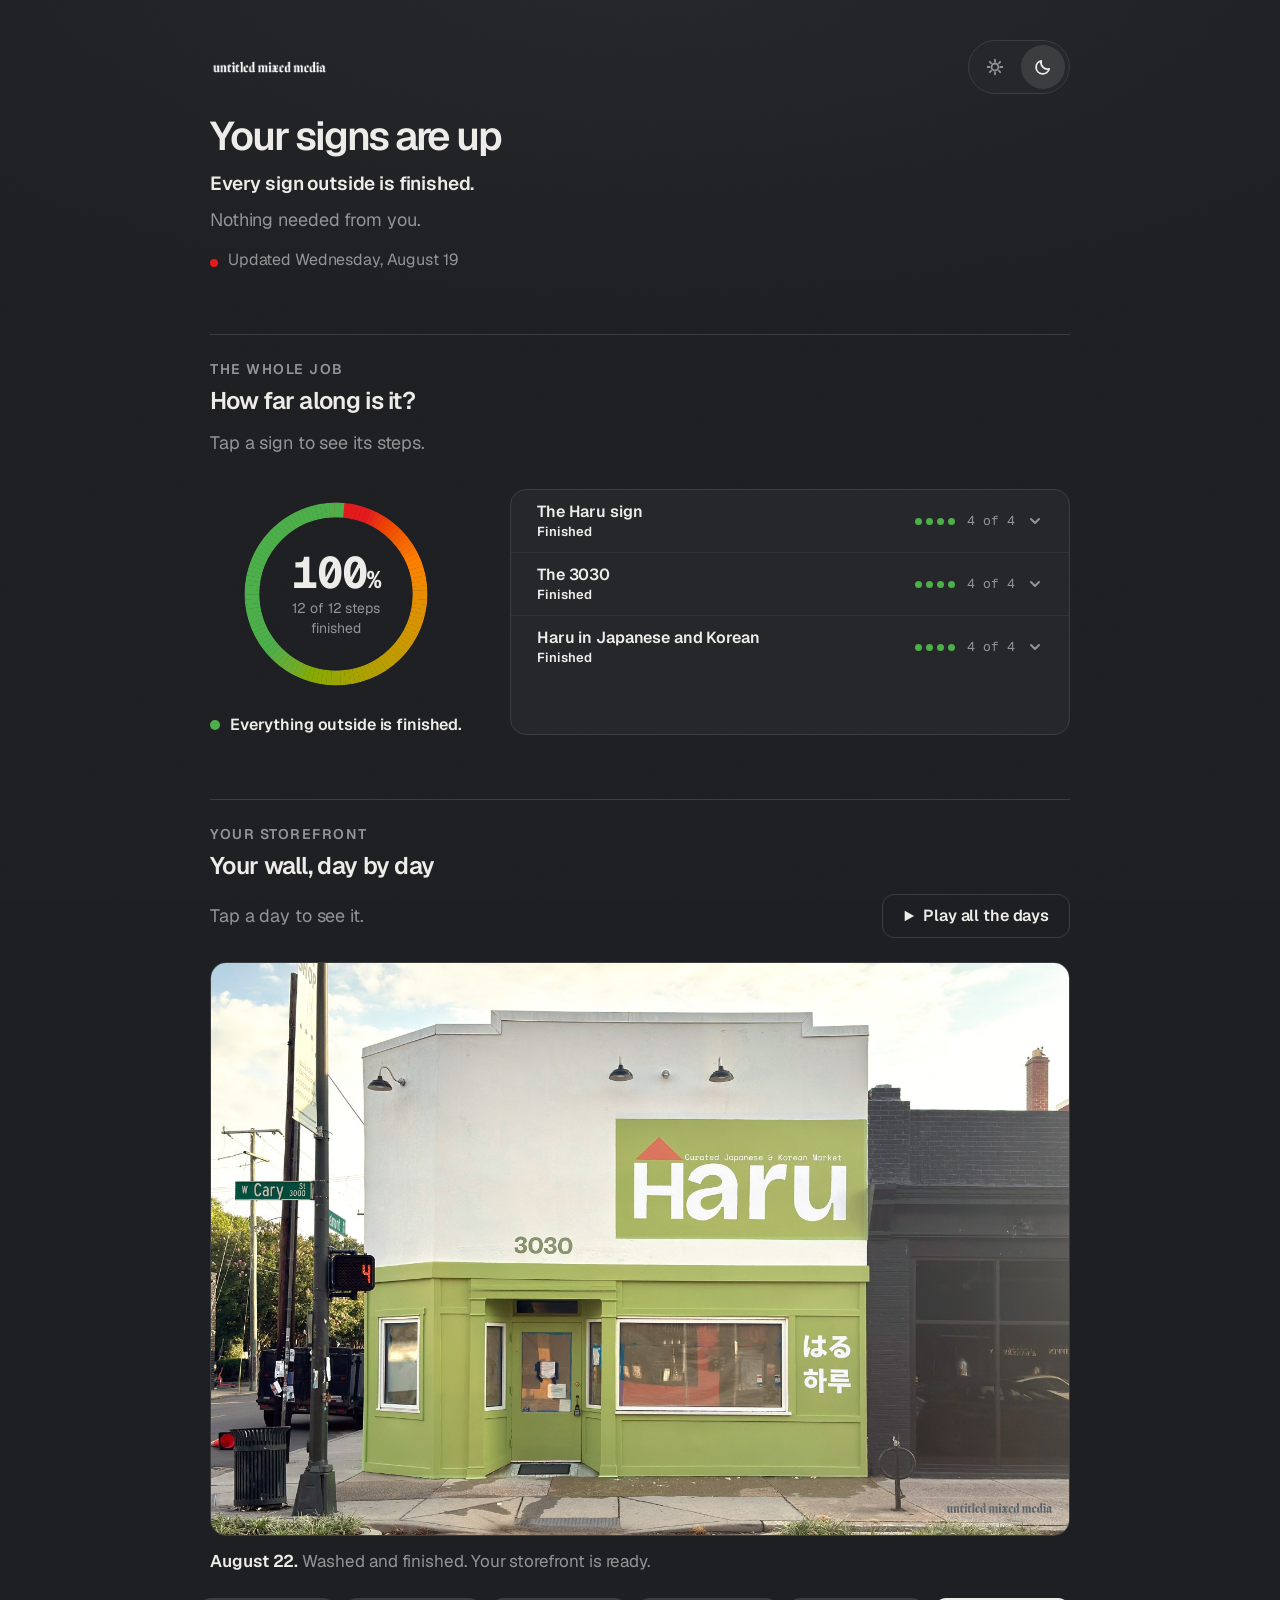
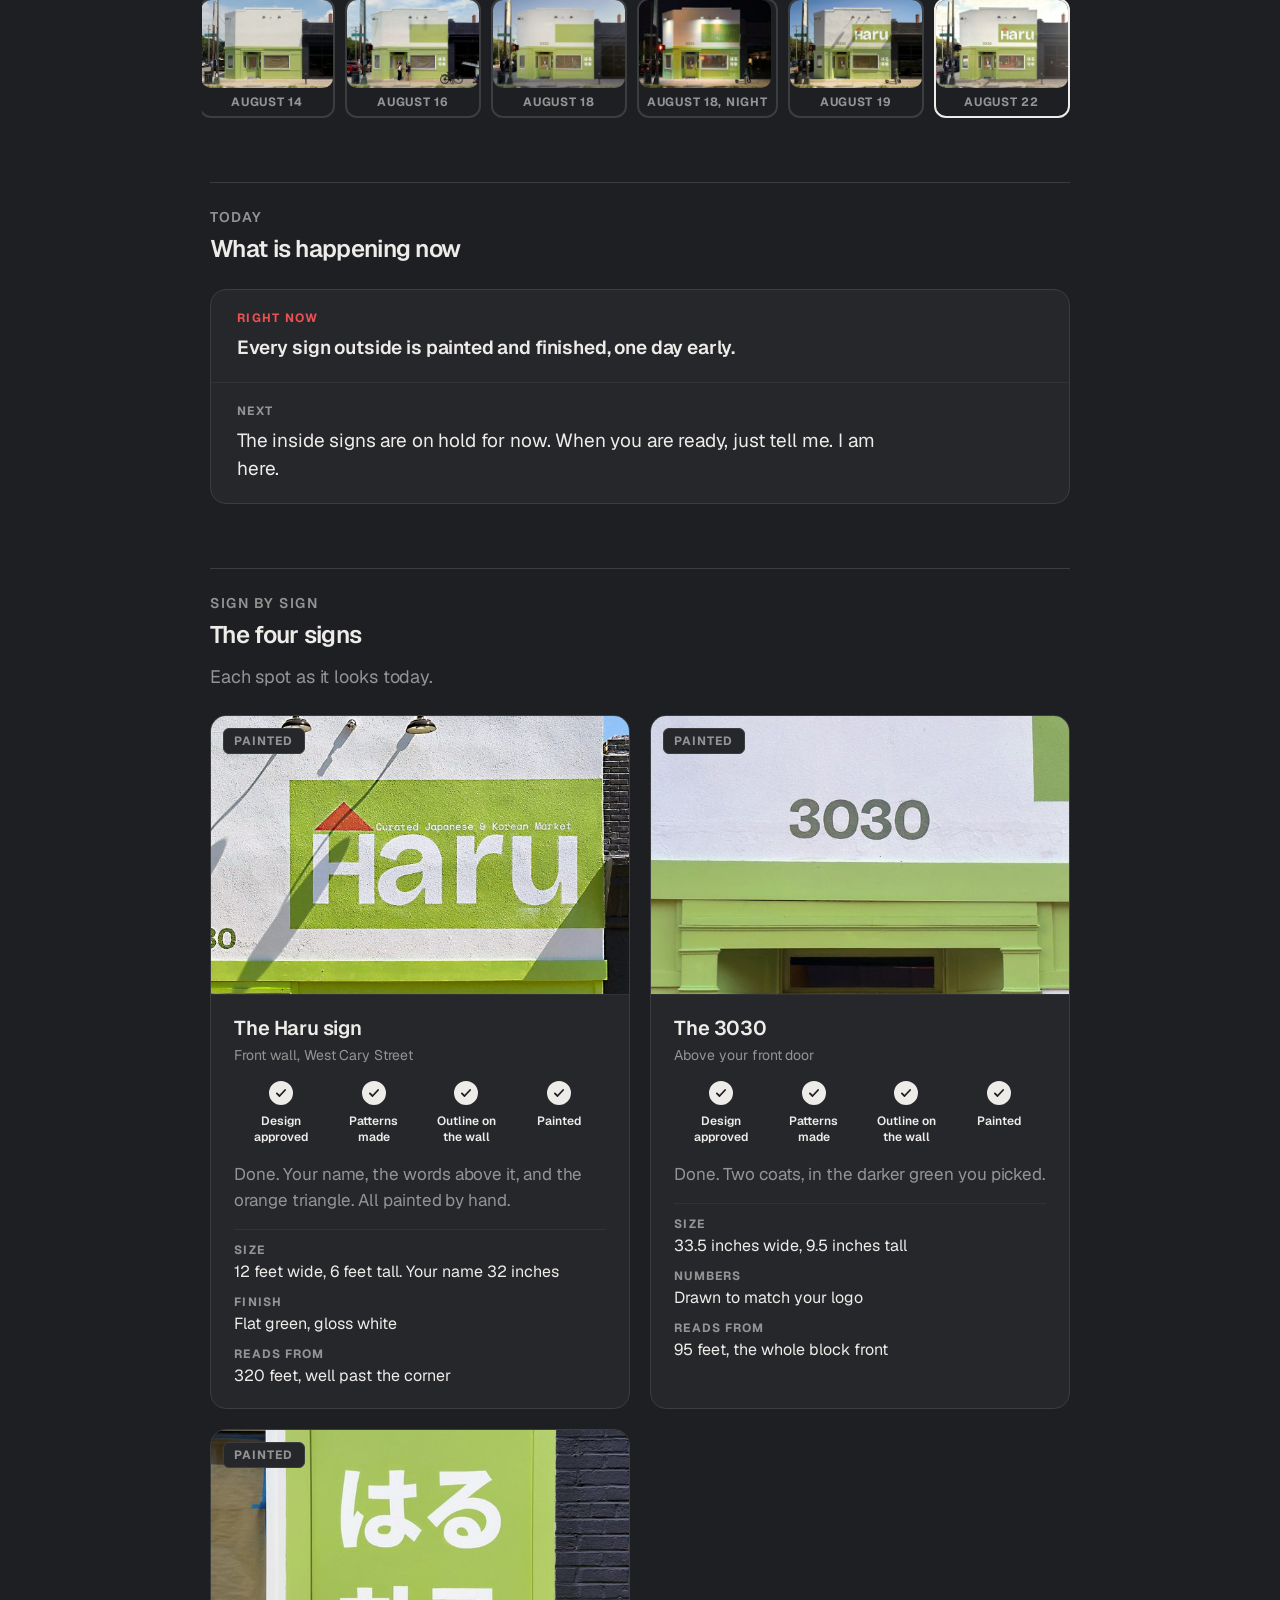
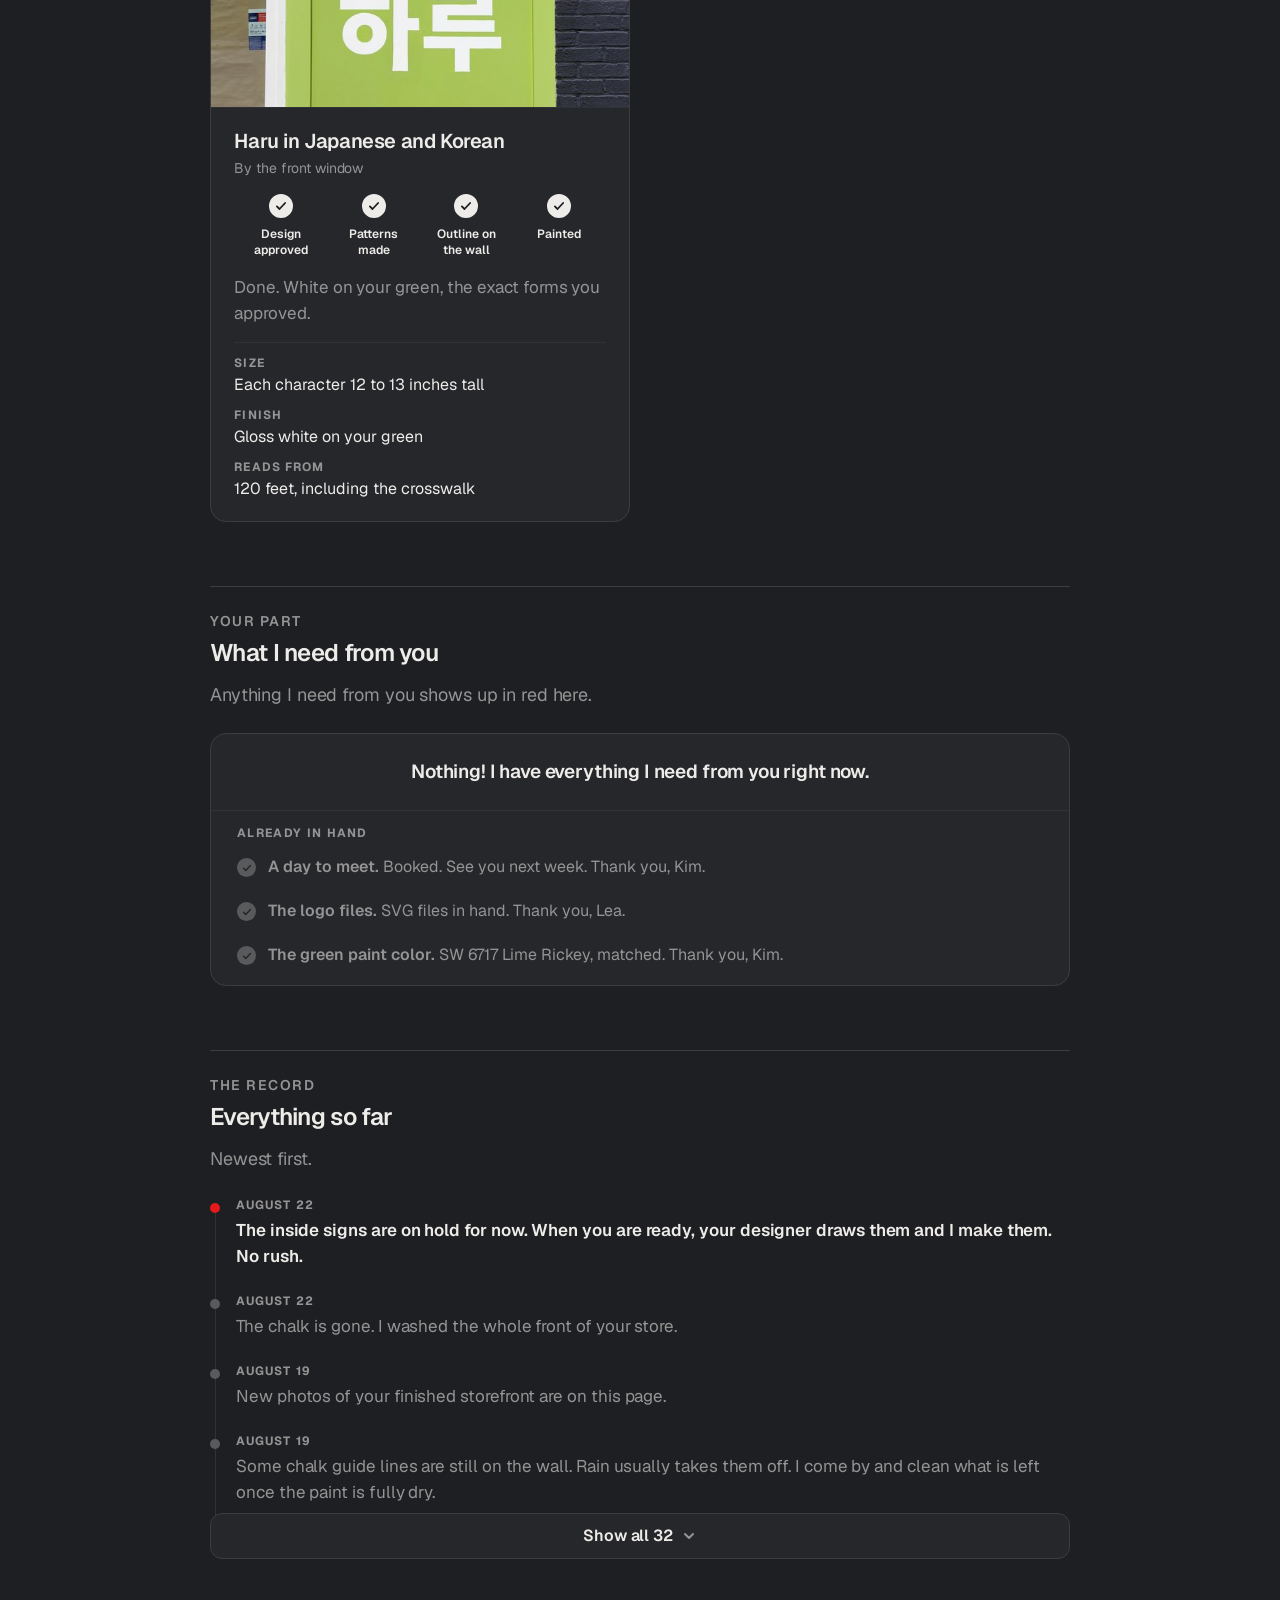
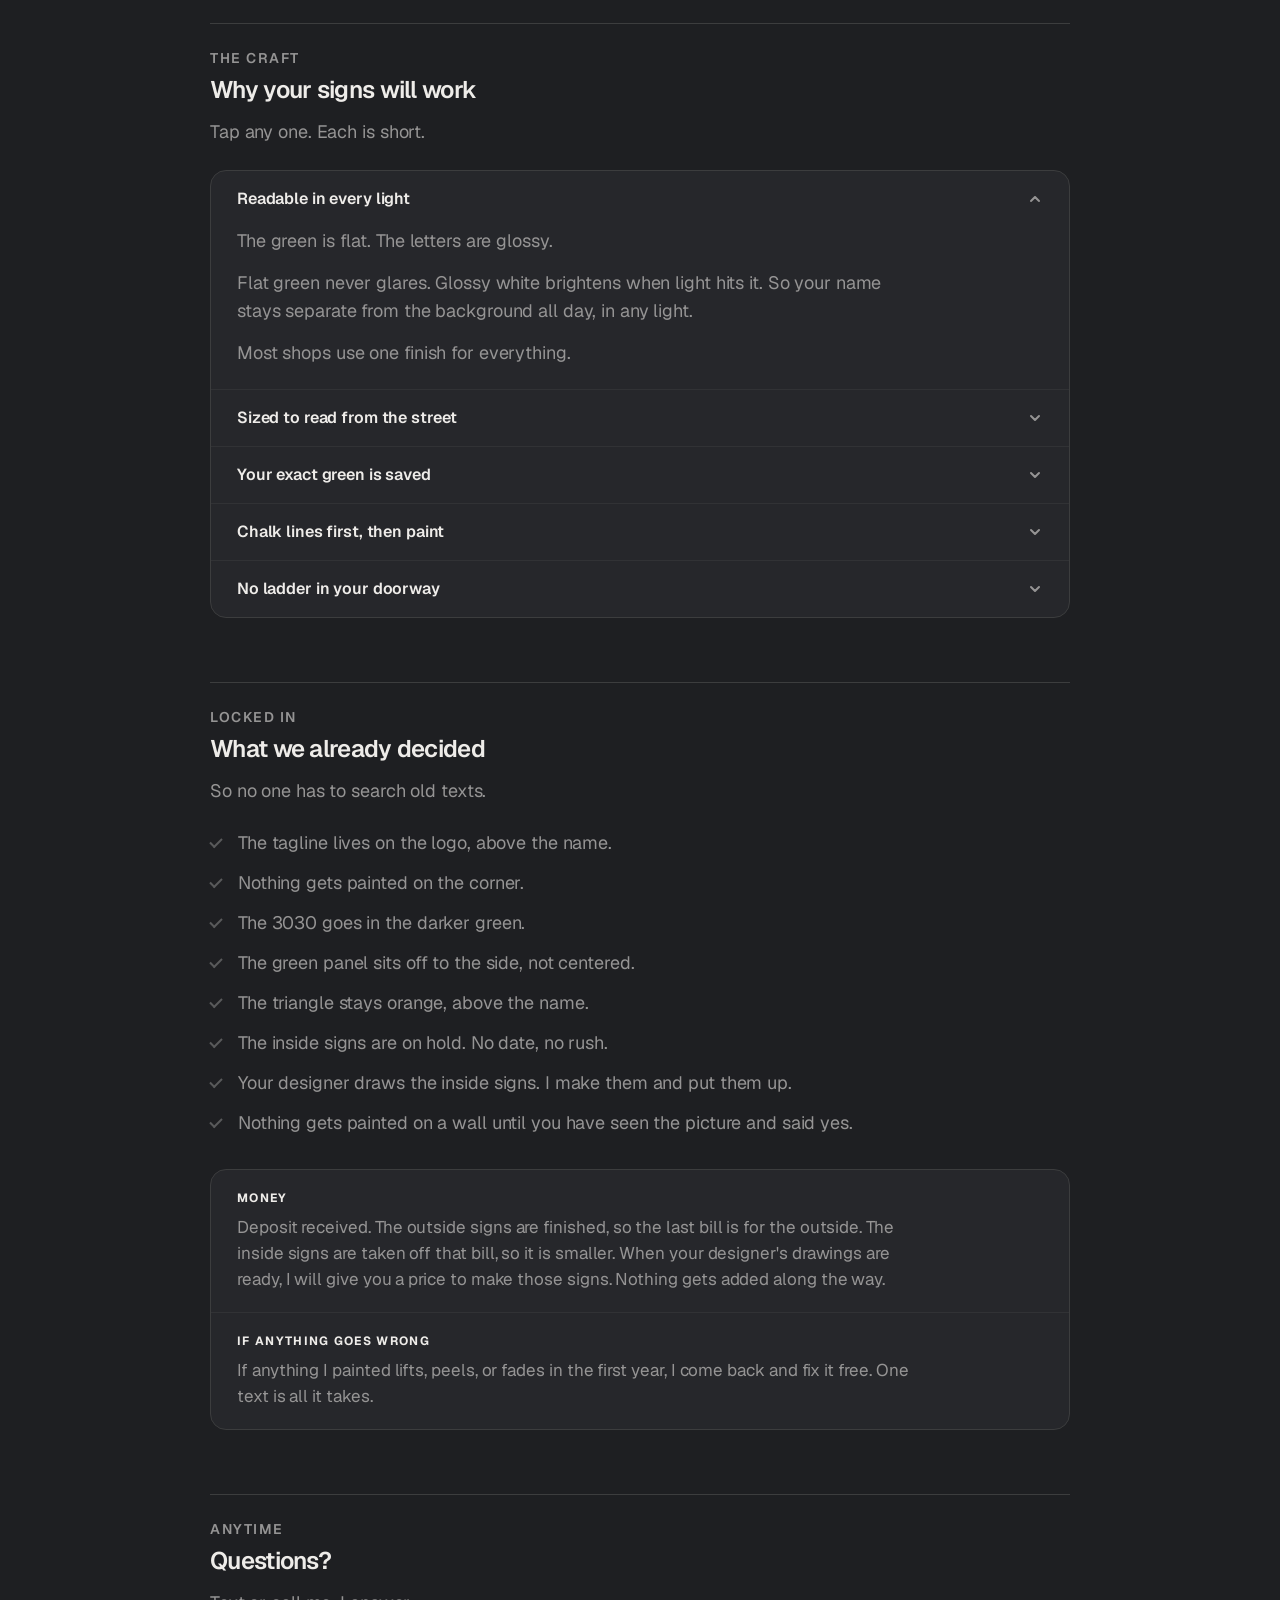
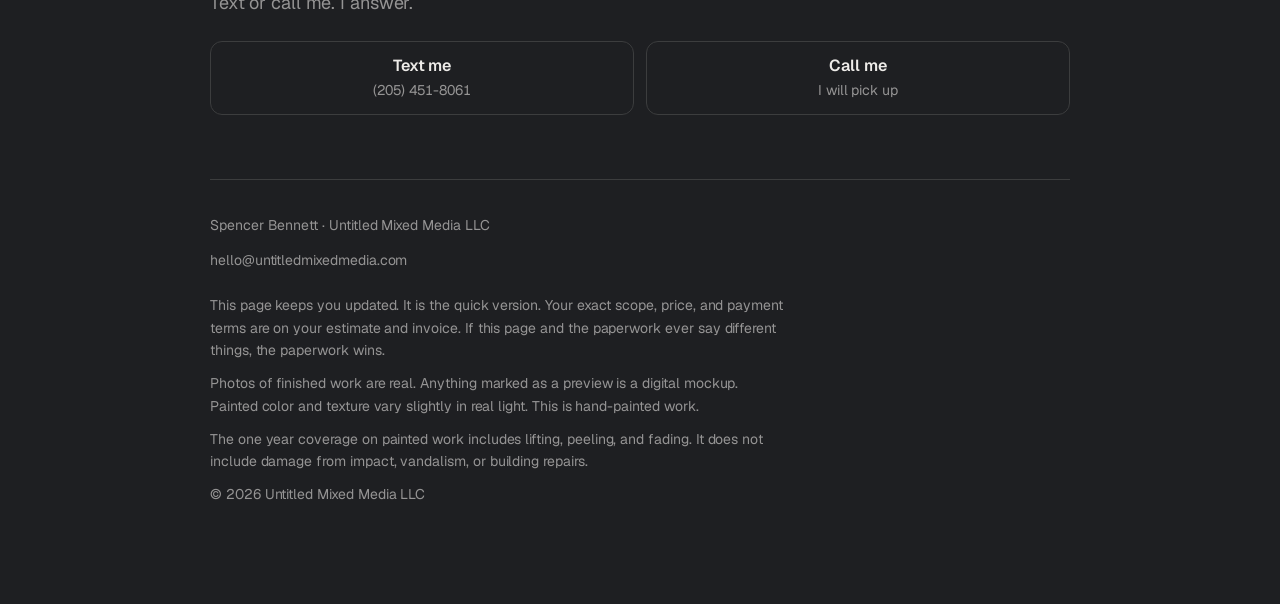
<file: progress/index.html>
<!DOCTYPE html>
<html lang="en" data-theme="dark">
<head>
<meta charset="utf-8">
<meta name="robots" content="noindex, nofollow">
<meta name="viewport" content="width=device-width, initial-scale=1, viewport-fit=cover">
<title>Haru - Progress</title>

<!-- Link preview. When Spencer texts this URL, iMessage shows the storefront
     and a real title instead of a bare github.io address. That preview is the
     whole first impression, and it decides whether the link gets opened.

     THE IMAGE MUST BE A PHOTOGRAPH, NEVER THE PROOF RENDER. The mockup shows
     all three signs finished; using it promises Kim a wall that is not
     painted yet, and the page it links to would immediately contradict it.

     Filename carries the date ON PURPOSE. Apple's link cache keys on the
     image URL, so overwriting one file leaves the old picture stuck in every
     thread it has already been sent to. A new date = a new URL = no stale
     preview anywhere. When a newer storefront photo lands, crop a fresh
     og-YYYY-MM-DD.jpg at 1200x630 and repoint these three lines. -->
<meta property="og:type" content="website">
<meta property="og:title" content="Haru - your signs are up">
<meta property="og:description" content="Your signs at 3030 West Cary, painted by hand.">
<meta property="og:url" content="https://maximum-execution.github.io/haru-proof/progress/">
<meta property="og:image" content="https://maximum-execution.github.io/haru-proof/img/progress/og-2026-08-22-g.jpg">
<meta property="og:image:width" content="1200">
<meta property="og:image:height" content="630">
<meta property="og:image:alt" content="The finished Haru storefront on West Cary Street. The hand-painted Haru sign, address numbers, and Japanese and Korean characters, complete and freshly washed.">
<meta name="twitter:card" content="summary_large_image">

<!-- Home screen. Kim can keep this on her home screen and tap an icon
     instead of hunting for the text message it arrived in. -->
<meta name="apple-mobile-web-app-title" content="Haru">
<meta name="mobile-web-app-capable" content="yes">
<meta name="apple-mobile-web-app-capable" content="yes">
<meta name="apple-mobile-web-app-status-bar-style" content="black-translucent">
<link rel="apple-touch-icon" href="../img/progress/apple-touch-icon.png">

<!-- Paints the Safari toolbar to match, so the page does not stop at a seam. -->
<meta name="theme-color" content="#1E1F22" media="(prefers-color-scheme: dark)">
<meta name="theme-color" content="#EEECE9" media="(prefers-color-scheme: light)">

<link rel="icon" href="data:image/svg+xml,%3Csvg xmlns='http://www.w3.org/2000/svg' viewBox='0 0 32 32'%3E%3Crect width='32' height='32' rx='7' fill='%231E1F22'/%3E%3Ccircle cx='16' cy='16' r='7' fill='%23e41a1c'/%3E%3C/svg%3E">
<link rel="stylesheet" href="../type.css">
<!-- ?v is bumped on every deploy so a cached browser can never serve stale
     CSS or content. The HTML itself revalidates against GitHub Pages within
     its 10 minute max-age. -->
<link rel="stylesheet" href="app.css?v=59">
</head>
<body class="m-0 pb-16">
<a href="#glanceH" class="sr-only focus:not-sr-only focus:absolute focus:left-4 focus:top-4 focus:z-50 focus:rounded-xl focus:border focus:border-line focus:bg-surface focus:px-5 focus:py-3 focus:text-label-16 focus:font-semibold focus:text-ink">Skip to your progress</a>
<div class="relative z-[1] mx-auto max-w-[660px] px-5 pt-5 pb-6 sm:px-10 sm:pt-10 md:max-w-[900px]"
     style="padding-left:max(1.25rem,env(safe-area-inset-left));padding-right:max(1.25rem,env(safe-area-inset-right))">

  <!-- ===================== HEADER ===================== -->
  <header class="u-rise">
    <!-- Wordmark and theme switcher share one row; the heading gets the FULL
         width beneath them. Previously the switcher was a flex sibling of the
         heading and squeezed it into ~212px on a 390px phone. -->
    <div class="flex items-center justify-between gap-4">
      <img src="../img/wordmark_white.png" width="537" height="108" alt="Untitled Mixed Media"
           class="block h-6 w-auto" style="filter:invert(var(--umm-wordmark-invert))">
      <div id="themeSwitch" role="radiogroup" aria-label="Color theme"
           class="flex flex-none items-center gap-1 rounded-full border border-line bg-surface p-1"></div>
    </div>
    <div>
      <h1 class="text-heading-32 sm:text-heading-40 mt-5 max-w-[14ch] text-balance">Your signs are up</h1>
      <!-- Computed from the sign data so it can never go stale. Answers the
           three questions an anxious client actually opens this page with:
           how much is done, how much is left, and is anything my job. -->
      <p id="headline" class="text-copy-19 mt-3 max-w-[40ch] font-semibold"></p>
      <p id="askline" class="text-copy-18 mt-2 max-w-[44ch] text-muted"></p>
      <p class="text-label-16 mt-4 flex items-start gap-2.5 text-muted">
        <span class="u-breathe mt-[9px] block size-2 flex-none rounded-full bg-accent" aria-hidden="true"></span>
        <span id="fresh"></span>
      </p>
    </div>
  </header>

  <noscript>
    <div class="text-copy-18 mt-6 rounded-2xl border border-accent px-6 py-4">
      This page needs JavaScript turned on to show your progress.
      For the latest, text Spencer at (205) 451-8061.
    </div>
  </noscript>

  <main>
  <!-- ===================== THE WHOLE JOB ===================== -->
  <section class="mt-16 border-t border-line pt-6" aria-labelledby="glanceH">
    <p class="text-eyebrow text-muted">The whole job</p>
    <h2 id="glanceH" class="text-heading-24 mt-1.5 max-w-[24ch] text-balance">How far along is it?</h2>
    <p class="text-copy-18 mt-3 max-w-[54ch] text-muted">Tap a sign to see its steps.</p>

    <div class="mt-8 flex flex-col items-center gap-8 sm:flex-row sm:gap-12">
      <div class="flex flex-none flex-col items-center gap-4">
        <div id="ringwrap" class="relative size-[210px] flex-none"></div>
        <!-- The schedule verdict in words. Filled by JS; empty:hidden keeps
             the gap from collapsing oddly if it ever renders blank. -->
        <p id="ringstate" class="flex items-center justify-center gap-2.5 text-center empty:hidden"></p>
      </div>
      <div id="signList" class="material-flush w-full flex-1 self-stretch"></div>
    </div>
  </section>

  <!-- ===================== THE STOREFRONT NOW ===================== -->
  <section class="mt-16 border-t border-line pt-6" aria-labelledby="photoH">
    <p class="text-eyebrow text-muted">Your storefront</p>
    <h2 id="photoH" class="text-heading-24 mt-1.5 max-w-[24ch] text-balance">Your wall, day by day</h2>
    <div class="mt-3 flex flex-wrap items-center justify-between gap-3">
      <p class="text-copy-18 max-w-[54ch] text-muted">Tap a day to see it.</p>
      <!-- The slideshow is OPT-IN and self-labelling: "Play all the days"
           becomes "Stop" while it runs. Hidden until JS confirms there is
           more than one day, so it can never appear broken. -->
      <button id="pplay" type="button"
        class="hidden min-h-11 cursor-pointer items-center gap-2 whitespace-nowrap rounded-xl border-[1.5px] border-line px-5 py-2.5 text-label-16 font-semibold text-ink transition-colors hover:border-muted"></button>
    </div>
    <!-- aria-live is added by JS AFTER the first render. In static markup it
         makes VoiceOver read the caption unprompted the moment the page opens. -->
    <figure id="phero" class="mt-6"></figure>
    <div id="pstrip" class="u-strip mt-4" role="group" aria-label="Choose a day to view"></div>
  </section>

  <!-- ===================== TODAY ===================== -->
  <section class="mt-16 border-t border-line pt-6" aria-labelledby="todayH">
    <p class="text-eyebrow text-muted">Today</p>
    <h2 id="todayH" class="text-heading-24 mt-1.5 max-w-[24ch] text-balance">What is happening now</h2>

    <div class="material-flush mt-6">
      <div class="pad-card py-5">
        <span class="text-label-12 mb-2 block font-bold tracking-[0.11em] text-accent-text uppercase">Right now</span>
        <p id="rightNow" class="text-copy-19 m-0 max-w-[52ch] font-semibold"></p>
      </div>
      <div class="pad-card border-t border-line-soft py-5">
        <span class="text-label-12 mb-2 block font-bold tracking-[0.11em] text-muted uppercase">Next</span>
        <p id="next" class="text-copy-19 m-0 max-w-[52ch]"></p>
      </div>
    </div>

    <div id="weather" class="mt-8 empty:hidden" aria-live="polite"></div>
  </section>

  <!-- ===================== SIGN CARDS ===================== -->
  <section class="mt-16 border-t border-line pt-6" aria-labelledby="signsH">
    <p class="text-eyebrow text-muted">Sign by sign</p>
    <h2 id="signsH" class="text-heading-24 mt-1.5 max-w-[24ch] text-balance">The four signs</h2>
    <p class="text-copy-18 mt-3 max-w-[54ch] text-muted">Each spot as it looks today.</p>
    <div id="signs" class="mt-6 grid grid-cols-1 gap-5 md:grid-cols-2"></div>
  </section>

  <!-- ===================== NEEDS ===================== -->
  <section class="mt-16 border-t border-line pt-6" aria-labelledby="needsH">
    <p class="text-eyebrow text-muted">Your part</p>
    <h2 id="needsH" class="text-heading-24 mt-1.5 max-w-[24ch] text-balance">What I need from you</h2>
    <p class="text-copy-18 mt-3 max-w-[54ch] text-muted">Anything I need from you shows up in red here.</p>
    <ul id="needs" role="list" class="material-flush mt-6 list-none p-0"></ul>
  </section>

  <!-- ===================== THE RECORD ===================== -->
  <section class="mt-16 border-t border-line pt-6" aria-labelledby="logH">
    <p class="text-eyebrow text-muted">The record</p>
    <h2 id="logH" class="text-heading-24 mt-1.5 max-w-[24ch] text-balance">Everything so far</h2>
    <p class="text-copy-18 mt-3 max-w-[54ch] text-muted">Newest first.</p>
    <div id="log" class="mt-6"></div>
  </section>

  <!-- ===================== CRAFT ===================== -->
  <section class="mt-16 border-t border-line pt-6" aria-labelledby="matsH">
    <p class="text-eyebrow text-muted">The craft</p>
    <h2 id="matsH" class="text-heading-24 mt-1.5 max-w-[24ch] text-balance">Why your signs will work</h2>
    <p class="text-copy-18 mt-3 max-w-[54ch] text-muted">Tap any one. Each is short.</p>
    <div id="mats" class="material-flush mt-6"></div>
  </section>

  <!-- ===================== DECIDED ===================== -->
  <section class="mt-16 border-t border-line pt-6" aria-labelledby="decH">
    <p class="text-eyebrow text-muted">Locked in</p>
    <h2 id="decH" class="text-heading-24 mt-1.5 max-w-[24ch] text-balance">What we already decided</h2>
    <p class="text-copy-18 mt-3 max-w-[54ch] text-muted">So no one has to search old texts.</p>
    <ul id="decs" role="list" class="mt-6 max-w-[56ch] list-none p-0"></ul>
    <div class="material-flush mt-8">
      <div class="pad-card py-5">
        <span class="text-label-12 mb-2 block font-bold tracking-[0.11em] text-ink uppercase">Money</span>
        <span id="payment" class="text-copy-17 block max-w-[62ch] text-muted"></span>
      </div>
      <div class="pad-card border-t border-line-soft py-5">
        <span class="text-label-12 mb-2 block font-bold tracking-[0.11em] text-ink uppercase">If anything goes wrong</span>
        <span id="warranty" class="text-copy-17 block max-w-[62ch] text-muted"></span>
      </div>
    </div>
  </section>

  <!-- ===================== CONTACT ===================== -->
  <section class="mt-16 border-t border-line pt-6" aria-labelledby="contactH">
    <p class="text-eyebrow text-muted">Anytime</p>
    <h2 id="contactH" class="text-heading-24 mt-1.5 max-w-[24ch] text-balance">Questions?</h2>
    <p class="text-copy-18 mt-3 max-w-[54ch] text-muted">Text or call me. I answer.</p>
    <div id="actions" class="mt-6 grid grid-cols-1 gap-3 sm:grid-cols-2"></div>
  </section>

  </main>

  <footer class="mt-16 border-t border-line pt-6">
    <p class="text-label-14 my-2.5 max-w-[64ch] leading-relaxed text-muted">
      Spencer Bennett &middot; Untitled Mixed Media LLC<br>
      <a id="mail" href="mailto:hello@untitledmixedmedia.com" class="inline-block min-h-11 py-3 text-inherit">hello@untitledmixedmedia.com</a>
    </p>
    <p class="text-label-14 my-2.5 max-w-[64ch] leading-relaxed text-muted">
      This page keeps you updated. It is the quick version. Your exact scope, price, and
      payment terms are on your estimate and invoice. If this page and the paperwork ever say
      different things, the paperwork wins.</p>
    <p class="text-label-14 my-2.5 max-w-[64ch] leading-relaxed text-muted">
      Photos of finished work are real. Anything marked as a preview is a digital mockup.
      Painted color and texture vary slightly in real light. This is hand-painted work.</p>
    <p class="text-label-14 my-2.5 max-w-[64ch] leading-relaxed text-muted">
      The one year coverage on painted work includes lifting, peeling, and fading.
      It does not include damage from impact, vandalism, or building repairs.</p>
    <p class="text-label-14 my-2.5 max-w-[64ch] leading-relaxed text-muted">&copy; 2026 Untitled Mixed Media LLC</p>
  </footer>
</div>

<script src="data.js?v=59"></script>
<script>
(function(){
  "use strict";
  var D = window.HARU;
  if(!D){ return; }

  /* ---------- sign order is computed here, never authored in data.js -------
     Rule: signs render most-finished first, down to whatever has not been
     started yet. Sorting once, here, is also what keeps the at-a-glance rows
     and the cards below them in the SAME order - both read this one array,
     and two lists of the same four signs in different orders would be worse
     than either order alone.

     Percent rather than raw step count, so a future sign with three steps
     and one with five still compare fairly. Array.prototype.sort is stable,
     so signs tied on percent keep the order they were written in data.js -
     which makes the authoring order the tiebreaker rather than dead weight.

     Everything else that reads D.signs (the ring, the header count) only
     sums or filters, so it is order-independent and unaffected. */
  function pctDone(s){
    var n = s.steps ? s.steps.length : 0;
    if(!n){ return 0; }
    var d = 0;
    s.steps.forEach(function(st){ if(st.done){ d++; } });
    return d / n;
  }
  D.signs = (D.signs || []).slice().sort(function(a, b){
    return pctDone(b) - pctDone(a);
  });

  /* ---------- schedule verdict, computed ONCE and shared ----------
     The ring and the sign rows must agree, so this lives here rather than
     inside either. Only the OUTSIDE signs are measured against opening day.
     The interior package is explicitly scheduled for after Kim moves in, so
     it has no deadline to be early or late against and never takes a colour.
     That is a real distinction, not an omission. */
  function isOutside(sign){ return sign.name.indexOf("inside") === -1; }

  var PIGMENT = { danger:"#e41a1c", warn:"#ff7f00", ok:"#4daf4a" };

  var SCHED = (function(){
    var left = 0;
    D.signs.filter(isOutside).forEach(function(s){
      s.steps.forEach(function(st){ if(!st.done){ left++; } });
    });
    if(D.schedule && D.schedule.override){
      return { state: D.schedule.override, left: left, days: null };
    }
    var days = null;
    if(D.location && D.location.deadline){
      var dl = new Date(D.location.deadline + "T00:00:00");
      var now = new Date(); now.setHours(0,0,0,0);
      days = Math.round((dl - now) / 86400000);
    }
    if(left === 0){ return { state:"done", left:0, days:days }; }
    if(days === null){ return { state:"ontrack", left:left, days:null }; }
    if(days < 0){ return { state:"behind", left:left, days:days }; }
    var rate = (D.schedule && D.schedule.stepsPerDay) || 2;
    var cap = Math.max(days, 0) * rate;
    if(left <= cap)        { return { state:"ontrack", left:left, days:days }; }
    if(left <= cap + rate) { return { state:"tight",   left:left, days:days }; }
    return { state:"behind", left:left, days:days };
  })();

  var STATE = {
    done:    { key:"ok",     text:"Everything outside is finished." },
    ontrack: { key:"ok",     text:"On track for your opening." },
    tight:   { key:"warn",   text:"Close, but still on for your opening." },
    behind:  { key:"danger", text:"Running behind. I will call you." }
  };
  var VERDICT = STATE[SCHED.state] || STATE.ontrack;
  VERDICT.color = PIGMENT[VERDICT.key];

  /* ---------- the colour ramp ----------
     Three segments, in the proportions UMM wants: a TIP of pure red, a LONG
     sweep, and a solid run of pure green to finish on. Red is never half the
     ring - a job on track has to LOOK on track.

     Positions are given outright rather than derived from an easing curve,
     because "pure green from 64% on" is a decision worth reading and changing
     directly.

     INTERPOLATED IN OKLAB, NOT sRGB. Red and green are complements, so mixing
     their sRGB channels runs the midpoint through #996533 - a dead brown. That
     mud was previously called deliberate. It is not; it is what a naive channel
     mix does to complements, and it read as an abrupt red-to-green switch with
     a dirty smear at the join. OKLab holds perceived lightness and chroma
     steady across the sweep, so the path stays luminous the whole way.

     The hue path does the semantic work by itself. Pyrrole Red sits at hue 27
     and Sap Green at 142, so the shorter arc between them passes straight
     through 52 - Cadmium Orange, UMM's own caution pigment. Routing explicitly
     through Cadmium Orange keeps that hue path identical and lifts the middle
     to its true lightness (L .730), which is the difference between a dull
     olive and a live amber. Danger, caution, safe, in pigment order, with no
     third waypoint invented to get there. */
  var RED_HOLD = 0.06;   /* pure red ends here    - a tip, nothing more */
  var GREEN_AT = 0.64;   /* pure green starts here - the arc finishes solid */

  /* OKLab, per Bjorn Ottosson. Small enough to inline, and it removes the only
     reason this ramp ever needed a hand-placed waypoint. */
  function s2l(c){ c /= 255; return c <= 0.04045 ? c/12.92 : Math.pow((c+0.055)/1.055, 2.4); }
  function l2s(c){
    var v = c <= 0.0031308 ? 12.92*c : 1.055*Math.pow(c, 1/2.4) - 0.055;
    return Math.max(0, Math.min(255, Math.round(v*255)));
  }
  function hex2lab(h){
    var r = s2l(parseInt(h.slice(1,3),16)),
        g = s2l(parseInt(h.slice(3,5),16)),
        b = s2l(parseInt(h.slice(5,7),16));
    var l = Math.cbrt(0.4122214708*r + 0.5363325363*g + 0.0514459929*b),
        m = Math.cbrt(0.2119034982*r + 0.6806995451*g + 0.1073969566*b),
        s = Math.cbrt(0.0883024619*r + 0.2817188376*g + 0.6299787005*b);
    return [0.2104542553*l + 0.7936177850*m - 0.0040720468*s,
            1.9779984951*l - 2.4285922050*m + 0.4505937099*s,
            0.0259040371*l + 0.7827717662*m - 0.8086757660*s];
  }
  function lab2rgb(L, a, b){
    var l = Math.pow(L + 0.3963377774*a + 0.2158037573*b, 3),
        m = Math.pow(L - 0.1055613458*a - 0.0638541728*b, 3),
        s = Math.pow(L - 0.0894841775*a - 1.2914855480*b, 3);
    return [ 4.0767416621*l - 3.3077115913*m + 0.2309699292*s,
            -1.2684380046*l + 2.6097574011*m - 0.3413193965*s,
            -0.0041960863*l - 0.7034186147*m + 1.7076147010*s];
  }
  function inGamut(L, a, b){
    var c = lab2rgb(L, a, b);
    return c[0] >= -1e-4 && c[0] <= 1.0001 && c[1] >= -1e-4 && c[1] <= 1.0001
        && c[2] >= -1e-4 && c[2] <= 1.0001;
  }
  /* Interpolating two in-gamut colours in OKLCH can leave sRGB in the middle -
     yellow simply cannot hold red's chroma. Walk chroma down until it fits
     instead of clipping the channels, which would bend the hue. */
  function lch2hex(L, C, H){
    var k = 1;
    if(!inGamut(L, C*Math.cos(H), C*Math.sin(H))){
      var lo = 0, hi = 1;
      for(var i = 0; i < 20; i++){
        var mid = (lo + hi) / 2;
        if(inGamut(L, C*mid*Math.cos(H), C*mid*Math.sin(H))){ lo = mid; } else { hi = mid; }
      }
      k = lo;
    }
    var c = lab2rgb(L, C*k*Math.cos(H), C*k*Math.sin(H));
    return "#" + [c[0], c[1], c[2]].map(function(v){
      return ("0" + l2s(v).toString(16)).slice(-2);
    }).join("");
  }
  function mixLCH(h1, h2, t){
    var A = hex2lab(h1), B = hex2lab(h2);
    var C1 = Math.sqrt(A[1]*A[1] + A[2]*A[2]), H1 = Math.atan2(A[2], A[1]);
    var C2 = Math.sqrt(B[1]*B[1] + B[2]*B[2]), H2 = Math.atan2(B[2], B[1]);
    var d = H2 - H1;                                   /* always the short way */
    while(d >  Math.PI){ d -= 2*Math.PI; }
    while(d < -Math.PI){ d += 2*Math.PI; }
    return lch2hex(A[0] + (B[0]-A[0])*t, C1 + (C2-C1)*t, H1 + d*t);
  }

  /* Cadmium Orange sits 25 degrees of hue from red and 90 from green, so it is
     placed at 25/115 of the sweep. Even hue speed across the whole blend. */
  var WARM_AT = 25 / 115;

  /* Colour at position o along the ARC, 0 at the start, 1 at the current end. */
  function rampColor(endKey, o){
    if(endKey === "danger"){ return PIGMENT.danger; }
    if(o <= RED_HOLD){ return PIGMENT.danger; }
    if(o >= GREEN_AT){ return PIGMENT[endKey]; }
    var t = (o - RED_HOLD) / (GREEN_AT - RED_HOLD);
    if(endKey === "warn"){ return mixLCH(PIGMENT.danger, PIGMENT.warn, t); }
    return t <= WARM_AT
      ? mixLCH(PIGMENT.danger, PIGMENT.warn, t / WARM_AT)
      : mixLCH(PIGMENT.warn, PIGMENT[endKey], (t - WARM_AT) / (1 - WARM_AT));
  }

  /* A sign's colour. Finished outside signs read "complete"; unfinished ones
     inherit the shared verdict, because one person paints them all - if the
     schedule slips it slips for every unfinished sign at once. Inside signs
     return null and stay neutral ink. */
  function signColor(sign){
    if(!isOutside(sign)){ return null; }
    var d = sign.steps.filter(function(st){ return st.done; }).length;
    if(d === sign.steps.length){ return PIGMENT.ok; }
    return VERDICT.color;
  }

  var SVGNS = "http://www.w3.org/2000/svg";
  var REDUCE = false;
  try{ REDUCE = window.matchMedia("(prefers-reduced-motion: reduce)").matches; }catch(e){}

  /* DOM builder. Text always via textContent, so nothing in data.js is ever
     parsed as markup. `cls` takes Tailwind class strings. */
  function h(tag, opts, kids){
    var e = document.createElement(tag);
    opts = opts || {};
    if(opts.cls){ e.className = opts.cls; }
    if(opts.text != null){ e.textContent = opts.text; }
    if(opts.attrs){ for(var k in opts.attrs){ e.setAttribute(k, opts.attrs[k]); } }
    if(kids){ kids.forEach(function(c){ if(c){ e.appendChild(c); } }); }
    return e;
  }
  function svgEl(tag, attrs){
    var e = document.createElementNS(SVGNS, tag);
    for(var k in attrs){ e.setAttribute(k, attrs[k]); }
    return e;
  }
  function check(stroke, cls){
    var svg = svgEl("svg", {viewBox:"0 0 16 16", fill:"none", "aria-hidden":"true"});
    if(cls){ svg.setAttribute("class", cls); }
    svg.appendChild(svgEl("path", {
      d:"M2.5 8.5L6 12L13.5 4", stroke:stroke,
      "stroke-width":"2.4", "stroke-linecap":"round", "stroke-linejoin":"round"
    }));
    return svg;
  }
  function chevron(){
    var svg = svgEl("svg", {viewBox:"0 0 16 16", fill:"none", "aria-hidden":"true"});
    svg.setAttribute("class", "u-chev size-4 flex-none text-muted");
    svg.appendChild(svgEl("path", {
      d:"M4 6L8 10L12 6", stroke:"currentColor",
      "stroke-width":"2", "stroke-linecap":"round", "stroke-linejoin":"round"
    }));
    return svg;
  }
  function el(id){ return document.getElementById(id); }
  function fill(node, kids){
    node.textContent = "";
    kids.forEach(function(c){ if(c){ node.appendChild(c); } });
  }

  /* ---------- theme switcher ----------
     Two states only: Light and Dark, opening on Dark. A "System" option was
     removed 2026-08-18 - offering a setting the brand never lets win is a
     control that lies. UMM launches dark and never hands the opening state to
     the OS, so System could only ever be a manual pick, which is what Light
     and Dark already are. */
  (function(){
    var doc  = document.documentElement;
    var host = el("themeSwitch");
    if(!host){ return; }

    var ICONS = {
      light: "M8 1.5v1.6M8 12.9v1.6M14.5 8h-1.6M3.1 8H1.5M12.6 3.4l-1.1 1.1M4.5 11.5l-1.1 1.1M12.6 12.6l-1.1-1.1M4.5 4.5L3.4 3.4",
      dark:  "M13.5 9.6A5.8 5.8 0 0 1 6.4 2.5 5.9 5.9 0 1 0 13.5 9.6z",
    };
    var LABEL = { light:"Light", dark:"Dark" };
    var ORDER = ["light", "dark"];

    function iconFor(name){
      var svg = svgEl("svg", {viewBox:"0 0 16 16", fill:"none", "aria-hidden":"true"});
      svg.setAttribute("class", "size-[18px]");
      if(name === "light"){
        svg.appendChild(svgEl("circle", {cx:"8", cy:"8", r:"3.1", stroke:"currentColor",
          "stroke-width":"1.6"}));
      }
      svg.appendChild(svgEl("path", {d:ICONS[name], stroke:"currentColor",
        "stroke-width":"1.6", "stroke-linecap":"round", "stroke-linejoin":"round"}));
      return svg;
    }

    /* choice IS the painted theme now - there is no resolution step left. */
    function resolve(choice){ return choice; }

    var btns = {};
    function paint(choice){
      doc.setAttribute("data-theme", resolve(choice));
      ORDER.forEach(function(k){
        var on = k === choice;
        btns[k].setAttribute("aria-checked", on ? "true" : "false");
        btns[k].setAttribute("tabindex", on ? "0" : "-1");
        btns[k].className =
          "flex size-11 cursor-pointer items-center justify-center rounded-full transition-colors " +
          (on ? "bg-line text-ink" : "text-muted hover:text-ink");
      });
    }

    var choice = new URLSearchParams(location.search).get("theme");
    try{ choice = choice || localStorage.getItem("haru-theme"); }catch(e){}
    /* First visit opens dark. UMM launches dark, always. A stored "system"
       from before the option was removed falls through to dark here. */
    if(ORDER.indexOf(choice) === -1){ choice = "dark"; }

    ORDER.forEach(function(k){
      var b = h("button", {attrs:{type:"button", role:"radio", "aria-label":LABEL[k],
                                 title:LABEL[k], "aria-checked":"false", tabindex:"-1"}},
                [iconFor(k)]);
      b.addEventListener("click", function(){
        choice = k;
        paint(choice);
        try{ localStorage.setItem("haru-theme", choice); }catch(e){}
      });
      /* arrow keys move through the group, like a real radiogroup */
      b.addEventListener("keydown", function(ev){
        var i = ORDER.indexOf(k), n = null;
        if(ev.key === "ArrowRight" || ev.key === "ArrowDown"){ n = (i + 1) % ORDER.length; }
        if(ev.key === "ArrowLeft"  || ev.key === "ArrowUp"){   n = (i + ORDER.length - 1) % ORDER.length; }
        if(ev.key === "Home"){ n = 0; }
        if(ev.key === "End"){  n = ORDER.length - 1; }
        if(n === null){ return; }
        ev.preventDefault();
        choice = ORDER[n];
        paint(choice);
        btns[choice].focus();
        try{ localStorage.setItem("haru-theme", choice); }catch(e){}
      });
      btns[k] = b;
      host.appendChild(b);
    });

    paint(choice);
  })();

  /* ---------- header: the three answers, computed ----------
     Kim opens this page wanting to know one thing: is it going to be ready.
     Lea opens it wanting to know it looks right. A percentage answers neither.
     A count of finished signs answers the first and the photos answer the
     second, so the count goes here and the photos come straight after. */
  (function(){
    var WORD = ["no","one","two","three","four","five","six"];
    function count(n){ return WORD[n] !== undefined ? WORD[n] : String(n); }

    /* outside signs only - the interior package is not part of opening day */
    var outside = D.signs.filter(function(s){ return s.name.indexOf("inside") === -1; });
    var done = outside.filter(function(s){
      return s.steps.every(function(st){ return st.done; });
    }).length;
    var left = outside.length - done;

    var line;
    if(done === 0){
      line = "All " + count(outside.length) + " of your outside signs are underway.";
    } else if(left === 0){
      line = "Every sign outside is finished.";
    } else {
      line = count(done).charAt(0).toUpperCase() + count(done).slice(1) +
             (done === 1 ? " sign finished. " : " signs finished. ") +
             count(left).charAt(0).toUpperCase() + count(left).slice(1) +
             (left === 1 ? " more before you open." : " more before you open.");
    }
    el("headline").textContent = line;

    /* The most reassuring sentence on the page when it is true. */
    var needed = D.needs.filter(function(x){ return x.state === "needed"; });
    el("askline").textContent = needed.length === 0
      ? "Nothing needed from you."
      : (needed.length === 1 ? "One thing needed from you, below."
                             : count(needed.length) + " things needed from you, below.");
  })();

  el("fresh").textContent    = "Updated " + D.updated;
  el("rightNow").textContent = D.rightNow;
  el("next").textContent     = D.next;

  /* ---------- the ring ----------
     The arc is overall progress. Its COLOUR answers a different question:
     will the outside be finished by opening day. Those are deliberately not
     the same number - the interior signs are in the ring but are not due
     until after Kim moves in, so counting them against the deadline would
     make an on-schedule job look late.

     Colour runs Pyrrole Red at 0% to the verdict colour at the current
     percent, so the arc shows distance travelled out of risk. Pigments are
     UMM's own semantic set: Sap Green "complete, confirmed, safe", Cadmium
     Orange "caution, pending", Pyrrole Red "urgency, danger".

     Colour NEVER carries this alone - a worded verdict sits under the ring
     and the same words go in the aria-label. Roughly 8% of men cannot
     separate red from green, and this is the one graphic that has to land. */
  (function(){
    var total = 0, done = 0;
    D.signs.forEach(function(s){
      s.steps.forEach(function(st){ total++; if(st.done){ done++; } });
    });
    var pct = total ? Math.round(done / total * 100) : 0;

    var R = 84, C = 2 * Math.PI * R;
    var svg = svgEl("svg", {viewBox:"0 0 210 210", "aria-hidden":"true"});
    svg.setAttribute("class", "block size-full -rotate-90");

    /* THE RAMP IS PAINTED ALONG THE ARC, IN SEGMENTS. It used to be one
       stroked circle filled with an SVG linearGradient, and that could never
       work here, for a reason worth writing down so it is not reintroduced.

       A linearGradient paints along a straight AXIS. The axis ran from the
       arc's start point to its current end point - a CHORD across the circle.
       Every point on the arc takes its colour from where it projects onto that
       chord, and that projection is sinusoidal in angle, not linear. Past 180
       degrees of sweep it is not even monotonic: the arc runs out along the
       chord and comes back. Huge stretches of the circumference land past
       either end of the axis and clamp to the first or last stop.

       So the ring showed a big block of flat red, a violent transition squeezed
       into a few degrees, and a big block of flat green - no matter how the
       stops were spaced. Every previous attempt tuned the stops, which was
       tuning the wrong thing. No stop arrangement can fix a bad axis.

       Segments fix it properly: the arc is drawn as many short pieces, each a
       solid colour sampled at its own angular position, so ramp position IS
       arc position by construction. It also removes a latent bug - at 100%
       the start and end points coincide, the gradient axis has zero length,
       and SVG paints the whole ring in the last stop's colour. That was going
       to land the day the interior package finished.

       An SVG circle's path begins at 3 o'clock and runs clockwise; the
       -rotate-90 on the <svg> spins it, so this is computed unrotated and
       comes out right on screen. */
    var A0 = 0;                                   /* path start, 3 o'clock */
    var A1 = 2 * Math.PI * (done / total);        /* how far it sweeps now  */
    var SW = 15, SEGS = 120;
    var PAD = (SW / 2) / R;   /* half a stroke-width, in radians, so the mask's
                                 round caps have something to reveal at each end */

    svg.appendChild(svgEl("circle", {cx:105, cy:105, r:R, fill:"none",
      stroke:"var(--umm-line-soft)", "stroke-width":String(SW)}));

    /* The reveal is unchanged: a white stroked circle carrying the same
       dash-offset transition, used as a mask over the segments. Animating the
       mask instead of the stroke keeps u-ring-fill and its easing exactly as
       they were, and its round linecap still shapes both ends of the arc. */
    var defs = svgEl("defs", {});
    var mask = svgEl("mask", {id:"ringMask", maskUnits:"userSpaceOnUse",
      x:"0", y:"0", width:"210", height:"210"});
    var arc = svgEl("circle", {cx:105, cy:105, r:R, fill:"none", stroke:"#fff",
      "stroke-width":String(SW), "stroke-linecap":"round",
      "stroke-dasharray": C.toFixed(2), "stroke-dashoffset": C.toFixed(2)});
    arc.setAttribute("class", "u-ring-fill");
    mask.appendChild(arc);
    defs.appendChild(mask);
    svg.appendChild(defs);

    if(A1 > 0){
      var band = svgEl("g", {mask:"url(#ringMask)"});
      var span = A1 - A0, step = (span + 2*PAD) / SEGS;
      for(var i = 0; i < SEGS; i++){
        var a = A0 - PAD + step * i;
        var b = a + step * 1.06;               /* overlap, so no hairline seams */
        var o = Math.max(0, Math.min(1, ((a + b) / 2 - A0) / span));
        band.appendChild(svgEl("path", {
          d: "M " + (105 + R*Math.cos(a)).toFixed(3) + " " + (105 + R*Math.sin(a)).toFixed(3) +
             " A " + R + " " + R + " 0 0 1 " +
             (105 + R*Math.cos(b)).toFixed(3) + " " + (105 + R*Math.sin(b)).toFixed(3),
          fill:"none", stroke: rampColor(VERDICT.key, o), "stroke-width":String(SW)
        }));
      }
      svg.appendChild(band);
    }

    var num = document.createTextNode(REDUCE ? String(pct) : "0");
    var pctEl = h("div", {cls:"font-mono text-[44px] font-bold leading-none tracking-[-0.02em] tabular-nums"});
    pctEl.appendChild(num);
    pctEl.appendChild(h("small", {cls:"text-2xl font-bold", text:"%"}));

    var wrap = el("ringwrap");
    wrap.setAttribute("role", "img");
    wrap.setAttribute("aria-label",
      done + " of " + total + " steps finished, about " + pct
      + " percent of the whole job. " + VERDICT.text);
    fill(wrap, [svg,
      h("div", {cls:"absolute inset-0 flex flex-col items-center justify-center gap-0.5 text-center",
                attrs:{"aria-hidden":"true"}}, [
        pctEl,
        h("div", {cls:"text-label-14 max-w-[12ch] text-muted", text: done + " of " + total + " steps finished"})
      ])
    ]);

    /* The verdict in WORDS. Ink-coloured so it always passes contrast; the
       state is echoed by a coloured dot, so colour is reinforcement and never
       the only channel. Sap Green as text measures 2.36 on light and fails. */
    var badge = el("ringstate");
    if(badge){
      fill(badge, [
        h("span", {cls:"block size-2.5 flex-none rounded-full",
                   attrs:{"aria-hidden":"true"}}),
        h("span", {cls:"text-label-16 font-semibold text-ink", text: VERDICT.text})
      ]);
      badge.firstChild.style.background = VERDICT.color;
    }

    var target = C * (1 - done / total);
    if(REDUCE){
      arc.style.strokeDashoffset = target.toFixed(2);
    } else {
      requestAnimationFrame(function(){ requestAnimationFrame(function(){
        arc.style.strokeDashoffset = target.toFixed(2);
        var t0 = null, DUR = 950;
        function tick(ts){
          if(t0 === null){ t0 = ts; }
          var p = Math.min((ts - t0) / DUR, 1);
          num.nodeValue = String(Math.round(pct * (1 - Math.pow(1 - p, 3))));
          if(p < 1){ requestAnimationFrame(tick); }
        }
        requestAnimationFrame(tick);
      }); });
    }
  })();

  /* ---------- at-a-glance dropdown ----------
     Closed, every row already answers "which sign, how far, what now":
     name, a short current-state phrase, dots, and the count. Opening adds the
     one thing the count cannot say by itself, which is what the four steps
     ARE. Nothing else goes in the panel. Photos and depth live in the cards
     below, and every row starts closed so the page opens compact. */
  (function(){
    var rows = [];
    var dotDelay = 0;

    D.signs.forEach(function(s, i){
      var d = s.steps.filter(function(st){ return st.done; }).length;
      var panelId = "signpanel-" + i;

      /* Finished steps carry this sign's schedule colour; unfinished ones stay
         a neutral track. Inside signs get null and fall back to plain ink.
         Dots are aria-hidden - the row already carries the name, the short
         status and "n of 4" as text, so colour reinforces and never carries
         the meaning alone. */
      var sColor = signColor(s);
      var dots = s.steps.map(function(st){
        var dot = h("span", {cls:"size-[7px] rounded-full " +
                     (st.done ? (sColor ? "u-pop" : "bg-ink u-pop") : "bg-line")});
        if(st.done && sColor){ dot.style.background = sColor; }
        if(st.done && !REDUCE){
          dotDelay += 90;
          dot.style.animationDelay = (350 + dotDelay) + "ms";
        }
        return dot;
      });

      var trigger = h("button", {
        cls:"pad-card flex w-full cursor-pointer items-center gap-3 py-3 text-left transition-colors hover:bg-line-soft",
        attrs:{type:"button", "aria-expanded":"false", "aria-controls":panelId}
      }, [
        /* never truncate: the sign name is the whole point of the row */
        h("span", {cls:"min-w-0 flex-1"}, [
          h("span", {cls:"text-label-16 block font-semibold", text:s.name}),
          /* A finished sign has to LOOK finished in a two-second scan. Dropping
             text-muted lets it inherit full-strength ink, so the done row reads
             brighter and heavier than the ones still in progress. */
          h("span", {cls:"text-label-13 mt-0.5 block " +
                         (d === s.steps.length ? "font-semibold" : "text-muted"), text:s.short})
        ]),
        h("span", {cls:"flex flex-none gap-1", attrs:{"aria-hidden":"true"}}, dots),
        h("span", {cls:"text-label-13 min-w-[4.5ch] flex-none text-right font-mono text-muted tabular-nums",
                   text: d + " of " + s.steps.length}),
        chevron()
      ]);

      /* panel: the four steps and nothing more */
      var stepList = h("ol", {cls:"m-0 list-none space-y-2 p-0", attrs:{role:"list"}},
        s.steps.map(function(st){
          return h("li", {cls:"flex items-center gap-2.5"}, [
            h("span", {
              cls:"flex size-[18px] flex-none items-center justify-center rounded-full " +
                  (st.done ? "bg-ink" : "border-2 border-line"),
              attrs:{"aria-hidden":"true"}
            }, st.done ? [check("var(--umm-bg)", "size-2.5")] : []),
            h("span", {cls:"text-label-16 " + (st.done ? "font-semibold text-ink" : "text-muted"),
                       text:st.label}),
            h("span", {cls:"sr-only", text: st.done ? "finished" : "not started"})
          ]);
        })
      );

      var panel = h("div", {cls:"u-panel", attrs:{id:panelId, role:"region", "aria-label":s.name}}, [
        h("div", null, [ h("div", {cls:"pad-card pb-4"}, [stepList]) ])
      ]);

      var row = h("div", {
        cls:"border-t border-line-soft first:border-t-0",
        attrs:{"data-open":"false"}
      }, [trigger, panel]);

      trigger.addEventListener("click", function(){
        var isOpen = row.getAttribute("data-open") === "true";
        rows.forEach(function(r){
          r.setAttribute("data-open", "false");
          r.querySelector("button").setAttribute("aria-expanded", "false");
        });
        if(!isOpen){
          row.setAttribute("data-open", "true");
          trigger.setAttribute("aria-expanded", "true");
        }
      });
      /* Escape closes the open panel and keeps focus where the user is */
      trigger.addEventListener("keydown", function(ev){
        if(ev.key !== "Escape"){ return; }
        if(row.getAttribute("data-open") !== "true"){ return; }
        ev.preventDefault();
        row.setAttribute("data-open", "false");
        trigger.setAttribute("aria-expanded", "false");
      });

      rows.push(row);
    });

    fill(el("signList"), rows);
  })();

  /* ---------- sign cards ----------
     Where the depth lives: the photo of that spot, the full stepper, the
     status in Spencer's voice, and the concrete facts. */
  (function(){
    fill(el("signs"), D.signs.map(function(s){
      var kids = [];

      if(s.thumb){
        var fig = h("figure", {cls:"relative m-0"}, [
          h("img", {cls:"block aspect-3/2 w-full border-b border-line-soft object-cover",
                    attrs:{src:s.thumb, alt:s.name + ", " + s.where,
                           width:"600", height:"400", loading:"lazy"}})
        ]);
        if(s.thumbLabel){
          fig.appendChild(h("figcaption", {
            cls:"text-label-12 absolute left-3 top-3 rounded-md border border-line bg-surface px-2.5 py-1 font-bold tracking-[0.09em] text-muted uppercase",
            text:s.thumbLabel}));
        }
        kids.push(fig);
      }

      /* horizontal stepper, the version that reads at a glance */
      var stepper = h("ol", {cls:"mt-4 flex list-none p-0", attrs:{role:"list"}},
        s.steps.map(function(st, idx){
          var line = idx === 0 ? null :
            h("span", {cls:"absolute left-[-50%] top-[11px] -z-10 h-0.5 w-full " +
                          (st.done ? "bg-ink" : "bg-line"), attrs:{"aria-hidden":"true"}});
          return h("li", {cls:"relative flex min-w-0 flex-1 flex-col items-center text-center"}, [
            line,
            h("span", {
              cls:"relative z-[1] flex size-6 items-center justify-center rounded-full border-2 " +
                  (st.done ? "border-ink bg-ink" : "border-line bg-surface"),
              attrs:{"aria-hidden":"true"}
            }, st.done ? [check("var(--umm-bg)", "size-3")] : []),
            h("span", {cls:"text-label-12 mt-2 max-w-[9ch] " +
                          (st.done ? "font-semibold text-ink" : "text-muted"), text:st.label}),
            h("span", {cls:"sr-only", text: st.done ? "finished" : "not started"})
          ]);
        })
      );

      var body = [
        h("h3", {cls:"text-heading-20", text:s.name}),
        h("p",  {cls:"text-label-14 mt-1 text-muted", text:s.where}),
        stepper,
        h("p",  {cls:"text-copy-17 mt-4 text-muted", text:s.status})
      ];

      if(s.facts && s.facts.length){
        body.push(h("dl", {cls:"mt-4 border-t border-line-soft pt-3"},
          s.facts.reduce(function(acc, f){
            acc.push(h("dt", {cls:"text-label-12 mt-2.5 font-bold tracking-[0.09em] text-muted uppercase first:mt-0",
                              text:f.label}));
            acc.push(h("dd", {cls:"text-copy-16 mt-0.5 ml-0 text-ink", text:f.value}));
            return acc;
          }, [])
        ));
      }

      kids.push(h("div", {cls:"pad-card flex flex-1 flex-col py-5"}, body));
      return h("article", {cls:"material-flush flex flex-col"}, kids);
    }));
  })();

  /* ---------- needs ---------- */
  (function(){
    var open = D.needs.filter(function(n){ return n.state === "needed"; });
    var opt  = D.needs.filter(function(n){ return n.state === "optional"; });
    var got  = D.needs.filter(function(n){ return n.state === "received"; });
    var rows = [];

    if(!open.length){
      rows.push(h("li", {cls:"pad-card text-copy-19 py-6 text-center font-semibold",
        text:"Nothing! I have everything I need from you right now."}));
    }
    open.forEach(function(n){
      rows.push(h("li", {cls:"pad-card flex items-start gap-4 py-[18px] [&+li]:border-t [&+li]:border-line-soft"}, [
        h("span", {cls:"mt-px flex size-[26px] flex-none items-center justify-center rounded-full border-2 border-accent",
                   attrs:{"aria-hidden":"true"}}, [
          h("span", {cls:"u-breathe size-2 rounded-full bg-accent"})
        ]),
        h("div", null, [
          h("div", {cls:"flex flex-wrap items-baseline gap-2.5"}, [
            h("span", {cls:"text-label-16 font-bold", text:n.item}),
            h("span", {cls:"text-label-12 rounded-full border border-accent px-2.5 py-0.5 font-bold tracking-[0.1em] whitespace-nowrap text-accent-text uppercase",
                       text:n.owner}),
            h("span", {cls:"sr-only", text:"Still needed"})
          ]),
          h("p", {cls:"text-copy-17 mt-1.5 mb-0 max-w-[52ch] text-muted", text:n.note})
        ])
      ]));
    });
    /* optional: a nice-to-have, never a nag. Quiet row, dashed ring, no red. */
    if(opt.length){
      rows.push(h("li", {cls:"text-label-12 pad-card border-t border-line-soft pt-3.5 pb-1 font-bold tracking-[0.11em] text-muted uppercase",
        text:"Only if you want it"}));
      opt.forEach(function(n){
        var row = h("li", {cls:"pad-card flex items-start gap-3.5 py-3"}, [
          h("span", {cls:"mt-0.5 size-[22px] flex-none rounded-full border-2 border-dashed border-figure",
                     attrs:{"aria-hidden":"true"}}),
          h("div", {cls:"min-w-0"}, [
            h("div", {cls:"flex flex-wrap items-baseline gap-2.5"}, [
              h("span", {cls:"text-label-16 font-semibold", text:n.item}),
              h("span", {cls:"text-label-12 rounded-full border border-line px-2.5 py-0.5 font-bold tracking-[0.1em] whitespace-nowrap text-muted uppercase",
                         text:n.owner})
            ]),
            h("p", {cls:"text-copy-16 mt-1 mb-0 max-w-[52ch] text-muted", text:n.note})
          ])
        ]);
        rows.push(row);
      });
    }

    if(got.length){
      rows.push(h("li", {cls:"text-label-12 pad-card border-t border-line-soft pt-3.5 pb-1 font-bold tracking-[0.11em] text-muted uppercase",
        text:"Already in hand"}));
      got.forEach(function(n, i){
        var t = h("span", {cls:"text-copy-16 text-muted"});
        t.appendChild(h("b", {cls:"font-semibold", text:n.item + ". "}));
        t.appendChild(document.createTextNode(n.note));
        var row = h("li", {cls:"pad-card flex items-start gap-3 py-2.5" + (i === got.length - 1 ? " pb-[18px]" : "")}, [
          h("span", {cls:"mt-[3px] flex size-[19px] flex-none items-center justify-center rounded-full bg-figure",
                     attrs:{"aria-hidden":"true"}}, [check("var(--umm-surface)", "size-2.5")]),
          t
        ]);
        rows.push(row);
      });
    }
    fill(el("needs"), rows);
  })();

  /* ---------- the record ----------
     A vertical timeline, newest first. The first few entries show; the rest
     sit behind one button so the section stays short as this list grows over
     the life of the job. */
  (function(){
    var list = D.log || [];
    if(!list.length){ return; }
    var host = el("log");
    var shown = Math.min(D.logShown || 4, list.length);
    var hidden = list.length - shown;

    function entry(item, isNewest){
      return h("li", {cls:"relative flex gap-4 pb-6 last:pb-0"}, [
        /* the rail, drawn per item so it stops cleanly at the last one */
        h("span", {cls:"absolute left-[5px] top-3 h-full w-px bg-line-soft last:hidden",
                   attrs:{"aria-hidden":"true"}}),
        h("span", {cls:"relative z-[1] mt-1.5 size-2.5 flex-none rounded-full " +
                       (isNewest ? "bg-accent" : "bg-figure"),
                   attrs:{"aria-hidden":"true"}}),
        h("div", {cls:"min-w-0 flex-1"}, [
          h("span", {cls:"text-label-12 block font-bold tracking-[0.09em] text-muted uppercase",
                     text:item.date}),
          h("span", {cls:"text-copy-17 mt-1 block " + (isNewest ? "font-semibold text-ink" : "text-muted"),
                     text:item.text})
        ])
      ]);
    }

    var visible = h("ol", {cls:"m-0 list-none p-0", attrs:{role:"list"}},
      list.slice(0, shown).map(function(it, i){ return entry(it, i === 0); }));
    host.appendChild(visible);

    if(!hidden){ return; }

    var rest = h("ol", {cls:"m-0 list-none p-0 pt-6", attrs:{role:"list"}},
      list.slice(shown).map(function(it){ return entry(it, false); }));
    var panel = h("div", {cls:"u-panel", attrs:{id:"logRest"}}, [h("div", null, [rest])]);

    var wrap = h("div", {attrs:{"data-open":"false"}});
    var btn = h("button", {
      cls:"text-label-16 mt-2 flex min-h-11 w-full cursor-pointer items-center justify-center gap-2 " +
          "rounded-xl border border-line bg-surface px-5 py-3 font-semibold text-ink " +
          "transition-colors hover:border-muted",
      attrs:{type:"button", "aria-expanded":"false", "aria-controls":"logRest"}
    }, [
      h("span", {text:"Show all " + list.length}),
      chevron()
    ]);
    btn.addEventListener("click", function(){
      var open = wrap.getAttribute("data-open") === "true";
      wrap.setAttribute("data-open", open ? "false" : "true");
      btn.setAttribute("aria-expanded", open ? "false" : "true");
      btn.firstChild.textContent = open ? "Show all " + list.length : "Show less";
    });
    wrap.appendChild(panel);
    host.appendChild(wrap);
    host.appendChild(btn);
  })();

  /* ---------- the storefront over time: hero + swipe strip ----------
     One large photo with a scrollable row of days beneath it. Thumbnails are
     real buttons so they are keyboard reachable; the hero is aria-live so a
     swap is announced rather than silently replaced. Each photo carries its
     own alt describing the FRAME, distinct from the caption, so a screen
     reader is not read the same sentence twice. */
  (function(){
    var list = D.photos || [];
    if(!list.length){ return; }
    /* Strip is chronological (oldest to newest) because a timeline reads left
       to right. The hero opens on the LAST one so they see today first and can
       walk backwards through it. */
    var hero = el("phero"), strip = el("pstrip"), current = list.length - 1;
    var stopPlayback = function(){};   /* replaced below when the slideshow wires up */

    /* Built ONCE, updated in place. The old paintHero rebuilt the whole
       figure per swap, which rules out a crossfade; keeping the elements
       alive lets the slideshow fade between REGISTERED frames, where the
       building holds still and only the paint changes. fadeImg is inline-
       styled on purpose: no new Tailwind classes, no CSS rebuild. */
    var baseImg = h("img", {cls:"block h-auto w-full rounded-2xl border border-line",
                            attrs:{width:"1500", height:"1000"}});
    var fadeImg = h("img", {cls:"block h-auto w-full rounded-2xl border border-line",
                            attrs:{width:"1500", height:"1000", alt:"", "aria-hidden":"true"}});
    fadeImg.style.cssText = "position:absolute;inset:0;opacity:0;pointer-events:none";
    var dateB = h("b", {cls:"font-semibold text-ink"});
    var capText = document.createTextNode("");
    fill(hero, [
      h("div", {cls:"relative"}, [baseImg, fadeImg]),
      h("figcaption", {cls:"text-copy-17 mt-3 text-muted"}, [dateB, capText])
    ]);

    function paintHero(i){
      var p = list[i];
      baseImg.src = p.src;
      baseImg.alt = p.alt || p.caption;
      dateB.textContent = p.date + ".";
      capText.nodeValue = " " + p.caption;
    }

    function select(i){
      if(i === current){ return; }
      current = i;
      paintHero(i);
      Array.prototype.forEach.call(strip.querySelectorAll("button"), function(btn, n){
        var on = n === i;
        btn.setAttribute("aria-current", on ? "true" : "false");
        btn.className = thumbCls(on);
      });
    }
    function thumbCls(on){
      return "relative flex-none cursor-pointer rounded-xl border-2 p-0 " +
             "transition-colors " + (on ? "border-ink" : "border-line hover:border-muted");
    }

    paintHero(current);
    /* Live region goes on AFTER the first paint: opening the page stays silent,
       and only a real swap gets announced. */
    hero.setAttribute("aria-live", "polite");
    hero.setAttribute("aria-atomic", "true");

    /* only build the strip when there is more than one day to choose from */
    if(list.length > 1){
      fill(strip, list.map(function(p, i){
        var isNewest = i === current;
        var btn = h("button", {
          cls: thumbCls(isNewest),
          attrs:{type:"button", "aria-current": isNewest ? "true" : "false",
                 "aria-label": "Show " + p.date}
        }, [
          h("img", {cls:"block w-[132px] rounded-[10px]",
                    attrs:{src:p.thumb || p.src, alt:"",
                           width:"300", height:"200", loading:"lazy"}}),
          h("span", {cls:"text-label-12 block px-2 py-1.5 font-bold tracking-[0.06em] text-muted uppercase",
                     text:p.date})
        ]);
        btn.addEventListener("click", function(){
          stopPlayback();          /* choosing a day by hand ends the loop */
          select(i);
          /* block:"nearest" is load-bearing - without it this scrolls the PAGE
             vertically and yanks the hero out of view. */
          btn.scrollIntoView({behavior: REDUCE ? "auto" : "smooth",
                              inline:"nearest", block:"nearest"});
        });
        return btn;
      }));
      /* Land on today when the strip is long enough to scroll. */
      strip.scrollLeft = strip.scrollWidth;
    } else {
      strip.classList.add("hidden");
    }

    /* ---------- the slideshow ----------
       Opt-in, one button, no video file. The frames are geometrically
       registered, so cycling them reads as a time-lapse: the building holds
       still and the paint appears. Rules that keep it un-confusing:
       - never autoplays; the button starts it and the same button stops it
       - always starts at day one, because it is telling the story in order
       - tapping any day in the strip stops it and shows that day
       - stops when the tab is hidden
       - aria-live goes quiet while playing so a screen reader is not
         interrupted every two seconds, and returns to polite on stop
       - prefers-reduced-motion gets clean cuts, no fade */
    var playBtn = el("pplay");
    if(playBtn && list.length > 1){
      var playing = false, timer = null;
      var FADE = 600, DWELL = 1500;

      function picon(kind){
        var sv = svgEl("svg", {viewBox:"0 0 14 14", width:"12", height:"12",
                               fill:"currentColor", "aria-hidden":"true"});
        sv.appendChild(kind === "play"
          ? svgEl("polygon", {points:"2,1 13,7 2,13"})
          : svgEl("rect", {x:"2", y:"2", width:"10", height:"10", rx:"1.5"}));
        return sv;
      }
      function setBtn(){
        fill(playBtn, [picon(playing ? "stop" : "play"),
                       h("span", {text: playing ? "Stop" : "Play all the days"})]);
      }
      /* the button is display:none until here; flex only once it is real */
      playBtn.classList.remove("hidden");
      playBtn.classList.add("flex");
      setBtn();

      function stop(){
        if(!playing){ return; }
        playing = false;
        clearTimeout(timer); timer = null;
        fadeImg.style.transition = "none";
        fadeImg.style.opacity = "0";
        hero.setAttribute("aria-live", "polite");
        setBtn();
      }
      stopPlayback = stop;

      function step(){
        if(!playing){ return; }
        var next = (current + 1) % list.length;
        if(REDUCE){
          select(next);
          timer = setTimeout(step, FADE + DWELL);
          return;
        }
        fadeImg.src = list[next].src;
        var go = function(){
          if(!playing){ return; }
          fadeImg.style.transition = "opacity " + (FADE/1000) + "s ease";
          requestAnimationFrame(function(){ requestAnimationFrame(function(){
            fadeImg.style.opacity = "1";
          }); });
          timer = setTimeout(function(){
            if(!playing){ return; }
            select(next);                       /* commit under the overlay */
            fadeImg.style.transition = "none";
            fadeImg.style.opacity = "0";
            timer = setTimeout(step, DWELL);
          }, FADE + 60);
        };
        /* wait for the next frame to be decodable so the fade is never to a
           half-loaded image. decode() is tied to the rendering pipeline and
           can pend forever in odd states, so a timeout always wins: on any
           doubt, cut instead of stall. kicked guards double-fire. */
        var kicked = false;
        var kick = function(){ if(kicked){ return; } kicked = true; go(); };
        if(fadeImg.decode){ fadeImg.decode().then(kick, kick); }
        else if(fadeImg.complete){ kick(); }
        else { fadeImg.onload = kick; fadeImg.onerror = kick; }
        setTimeout(kick, 1200);
      }

      playBtn.addEventListener("click", function(){
        if(playing){ stop(); return; }
        playing = true;
        hero.setAttribute("aria-live", "off");
        /* warm the cache so the first lap is as smooth as the second */
        list.forEach(function(p){ var im = new Image(); im.src = p.src; });
        select(0);                              /* the story starts at day one */
        setBtn();
        timer = setTimeout(step, DWELL + 500);
      });
      document.addEventListener("visibilitychange", function(){
        if(document.hidden){ stop(); }
      });
    }
  })();

  /* ---------- materials ---------- */
  (function(){
    fill(el("mats"), D.materials.map(function(m, i){
      var summary = h("summary", {
        cls:"pad-card flex min-h-11 cursor-pointer list-none items-center justify-between gap-3.5 py-[18px] text-label-16 font-semibold transition-colors hover:bg-line-soft"
      }, [
        document.createTextNode(m.title),
        chevron()
      ]);
      var body = h("div", {cls:"pad-card pb-5.5"}, m.body.map(function(par){
        return h("p", {cls:"text-copy-18 mt-0 mb-3.5 max-w-[56ch] text-muted last:mb-0", text:par});
      }));
      var d = h("details", {cls:"border-t border-line-soft first:border-t-0 [&[open]_.u-chev]:rotate-180"},
                [summary, body]);
      if(i === 0){ d.setAttribute("open",""); }
      return d;
    }));
  })();

  /* ---------- decisions, money, warranty ---------- */
  fill(el("decs"), D.decisions.map(function(d){
    return h("li", {cls:"text-copy-18 relative mb-3 pl-7 text-muted"}, [
      h("span", {cls:"absolute left-0 top-[9px] block h-[7px] w-3 -rotate-45 border-b-2 border-l-2 border-figure",
                 attrs:{"aria-hidden":"true"}}),
      document.createTextNode(d)
    ]);
  }));
  el("payment").textContent  = D.payment;
  el("warranty").textContent = D.warranty;

  /* ---------- contact ---------- */
  (function(){
    var c = D.contact;
    var btn = "flex min-h-16 flex-col items-center justify-center gap-1 rounded-xl border-[1.5px] " +
              "border-line px-5 py-3.5 text-center text-label-16 font-semibold text-ink no-underline " +
              "transition-transform transition-colors hover:-translate-y-0.5 hover:border-muted";
    fill(el("actions"), [
      h("a", {cls:btn, attrs:{href:"sms:" + c.sms}}, [
        h("span", {text:"Text me"}),
        h("span", {cls:"text-label-14 font-normal whitespace-nowrap text-muted tabular-nums", text:c.display})
      ]),
      h("a", {cls:btn, attrs:{href:"tel:" + c.tel}}, [
        h("span", {text:"Call me"}),
        h("span", {cls:"text-label-14 font-normal whitespace-nowrap text-muted", text:"I will pick up"})
      ])
    ]);
    var m = el("mail");
    m.setAttribute("href", "mailto:" + c.email);
    m.textContent = c.email;
  })();

  /* ---------- scroll reveal ---------- */
  (function(){
    if(REDUCE || !("IntersectionObserver" in window)){ return; }
    var secs = Array.prototype.slice.call(document.querySelectorAll("section"));
    secs.shift();
    var io = new IntersectionObserver(function(entries){
      entries.forEach(function(en){
        if(en.isIntersecting){ en.target.classList.add("is-in"); io.unobserve(en.target); }
      });
    }, {rootMargin:"0px 0px -8% 0px"});
    secs.forEach(function(s){
      if(s.getBoundingClientRect().top > window.innerHeight){
        s.classList.add("u-pre");
        io.observe(s);
      }
    });
  })();

  /* ---------- when the chalk lines wash off ----------
     The pounce chalk is loose powder. Spencer comes back to clean it off once
     the paint has cured, and rain often gets there first. BOTH are true and
     the copy has to carry both - weather alone reads as if the job is waiting
     on the sky, and it is not. Kim can see the lines on her own wall, so this
     answers the one question she actually has: when, and by whose hand.

     THIS TRIGGERS ON AMOUNT, NOT PROBABILITY, and that distinction is the
     whole point. The painting-weather block this replaces fired on
     precipitation_probability_max >= 40 - the chance of ANY measurable drop,
     with no check on how much. On 2026-08-20 that read 44% against a forecast
     of 0.00 mm falling over 0.0 hours, and told Kim to expect rain on her
     opening day. Probability answers "will it drizzle". precipitation_sum
     answers "will it wash". Only the second one is the question here.

     WASH_MM is a judgement call, not a constant. 5 mm is a real soaking, 1 mm
     is a trace that does nothing. Set it from what this stucco actually does.

     IT NEVER CLAIMS THE CHALK IS GONE. A forecast cannot know that, and
     asserting a physical state from a proxy is exactly the error that put
     "The chalk lines are washed off" in front of a client while the chalk was
     still on the wall. This reports rain and states the mechanism. No more.

     Set chalkWatch to null in data.js once the chalk is gone and this whole
     section stops rendering. Any failure renders nothing at all. */
  (function(){
    var loc = D.location, until = D.chalkWatch;
    if(!loc || !until || !window.fetch){ return; }
    if(new Date() > new Date(until + "T23:59:59")){ return; }

    var WASH_MM = 5;
    var DAYS = ["Sunday","Monday","Tuesday","Wednesday","Thursday","Friday","Saturday"];

    var url = "https://api.open-meteo.com/v1/forecast" +
      "?latitude="  + encodeURIComponent(loc.lat) +
      "&longitude=" + encodeURIComponent(loc.lon) +
      "&daily=precipitation_sum" +
      "&timezone=America%2FNew_York" +
      "&forecast_days=7";

    fetch(url).then(function(r){
      if(!r.ok){ throw new Error("weather unavailable"); }
      return r.json();
    }).then(function(j){
      if(!j || !j.daily || !j.daily.time){ return; }

      var sums = j.daily.precipitation_sum || [];
      var wet = [];
      j.daily.time.forEach(function(dstr, i){
        if(typeof sums[i] === "number" && sums[i] >= WASH_MM){
          wet.push(i === 0 ? "today" : DAYS[new Date(dstr + "T12:00:00").getDay()]);
        }
      });

      var headline, how = " That usually takes the chalk lines off.";
      if(!wet.length){
        headline = "No heavy rain is expected this week.";
        how = " Rain usually takes the chalk lines off.";
      } else if(wet.length === 1){
        headline = "Rain is coming " + wet[0] + ".";
      } else if(wet.length === 2){
        headline = "Rain is coming " + wet[0] + " and " + wet[1] + ".";
      } else {
        headline = "Rain is coming on several days this week.";
      }

      var line = h("p", {cls:"text-copy-18 m-0 max-w-[54ch]"});
      line.appendChild(h("b", {cls:"font-semibold", text: headline}));
      line.appendChild(document.createTextNode(how));

      fill(el("weather"), [
        h("span", {cls:"text-label-12 mb-2 block font-bold tracking-[0.11em] text-muted uppercase",
                   text:"The chalk lines"}),
        line,
        h("p", {cls:"text-copy-17 mt-1.5 mb-0 max-w-[54ch] text-muted",
                text:"I come by and clean off what is left once the paint is fully dry."})
      ]);
    }).catch(function(){ /* silent by design */ });
  })();

})();
</script>
</body>
</html>
</file>
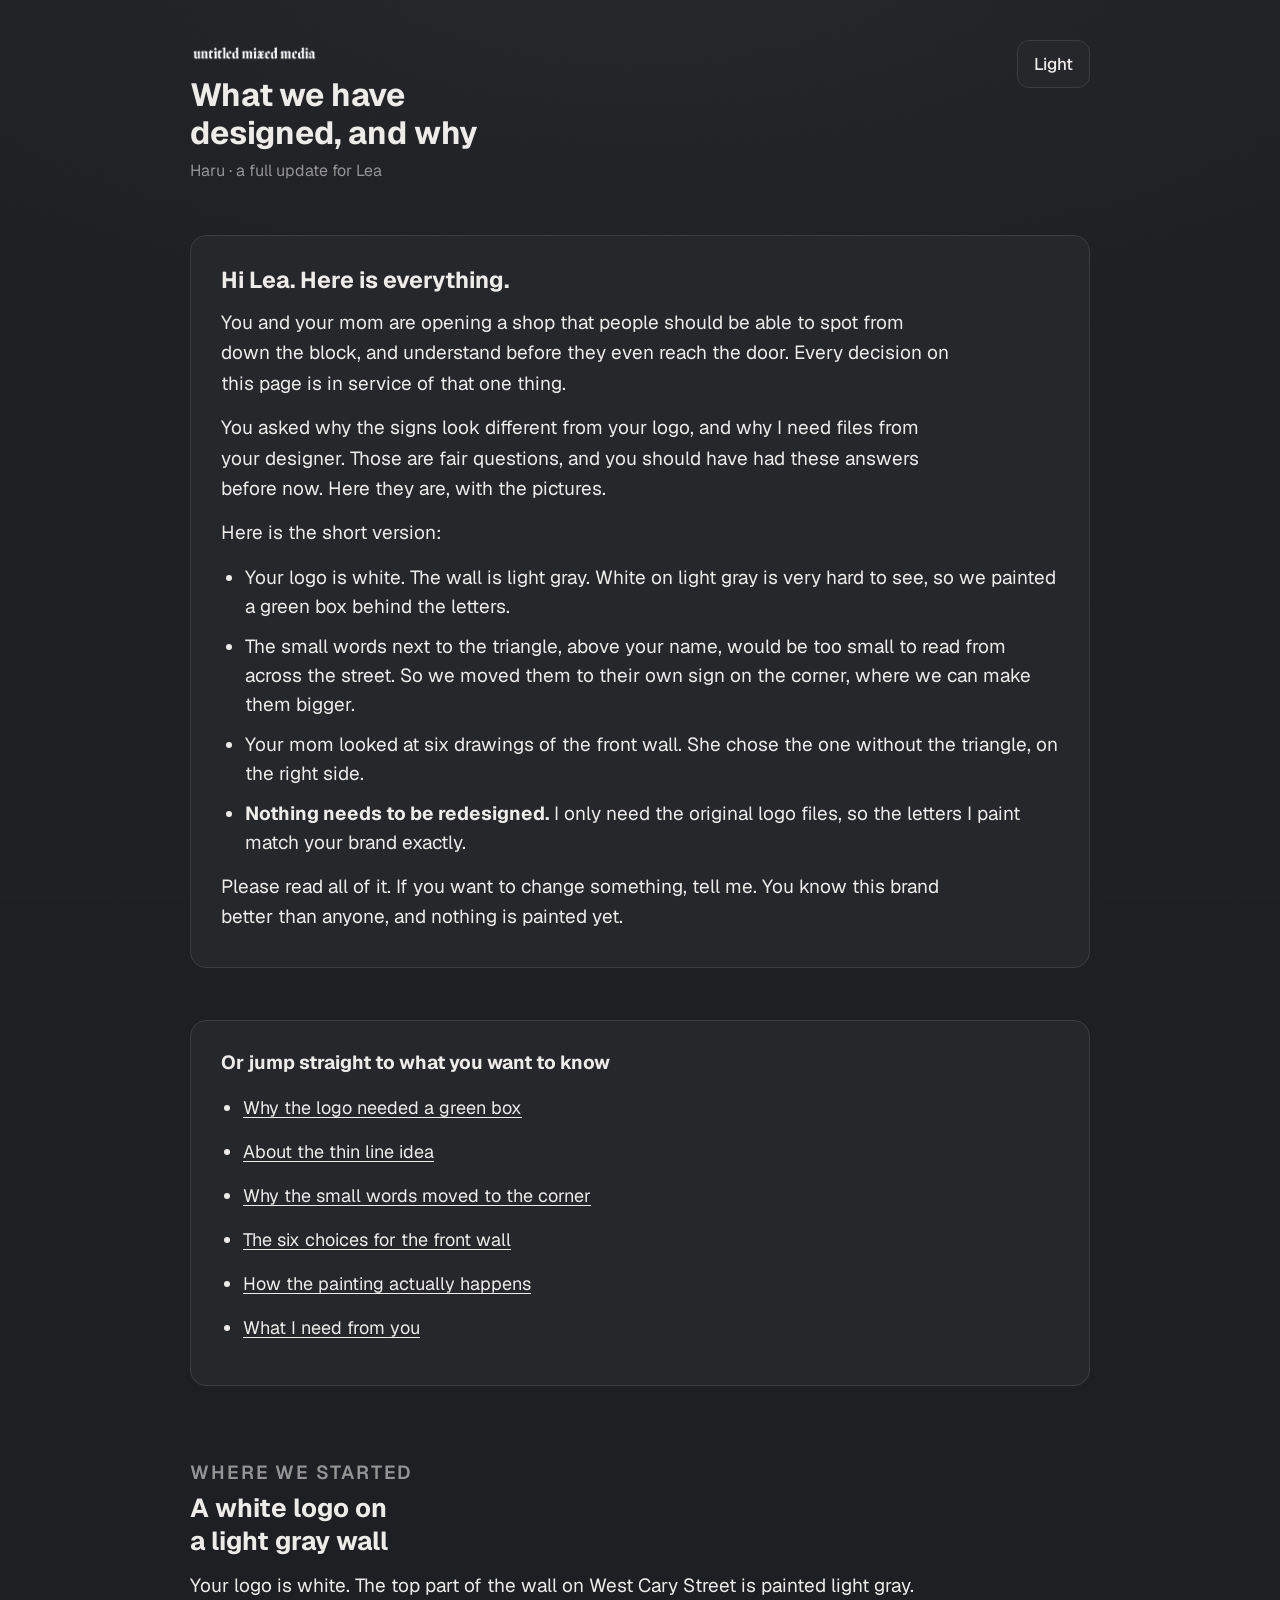
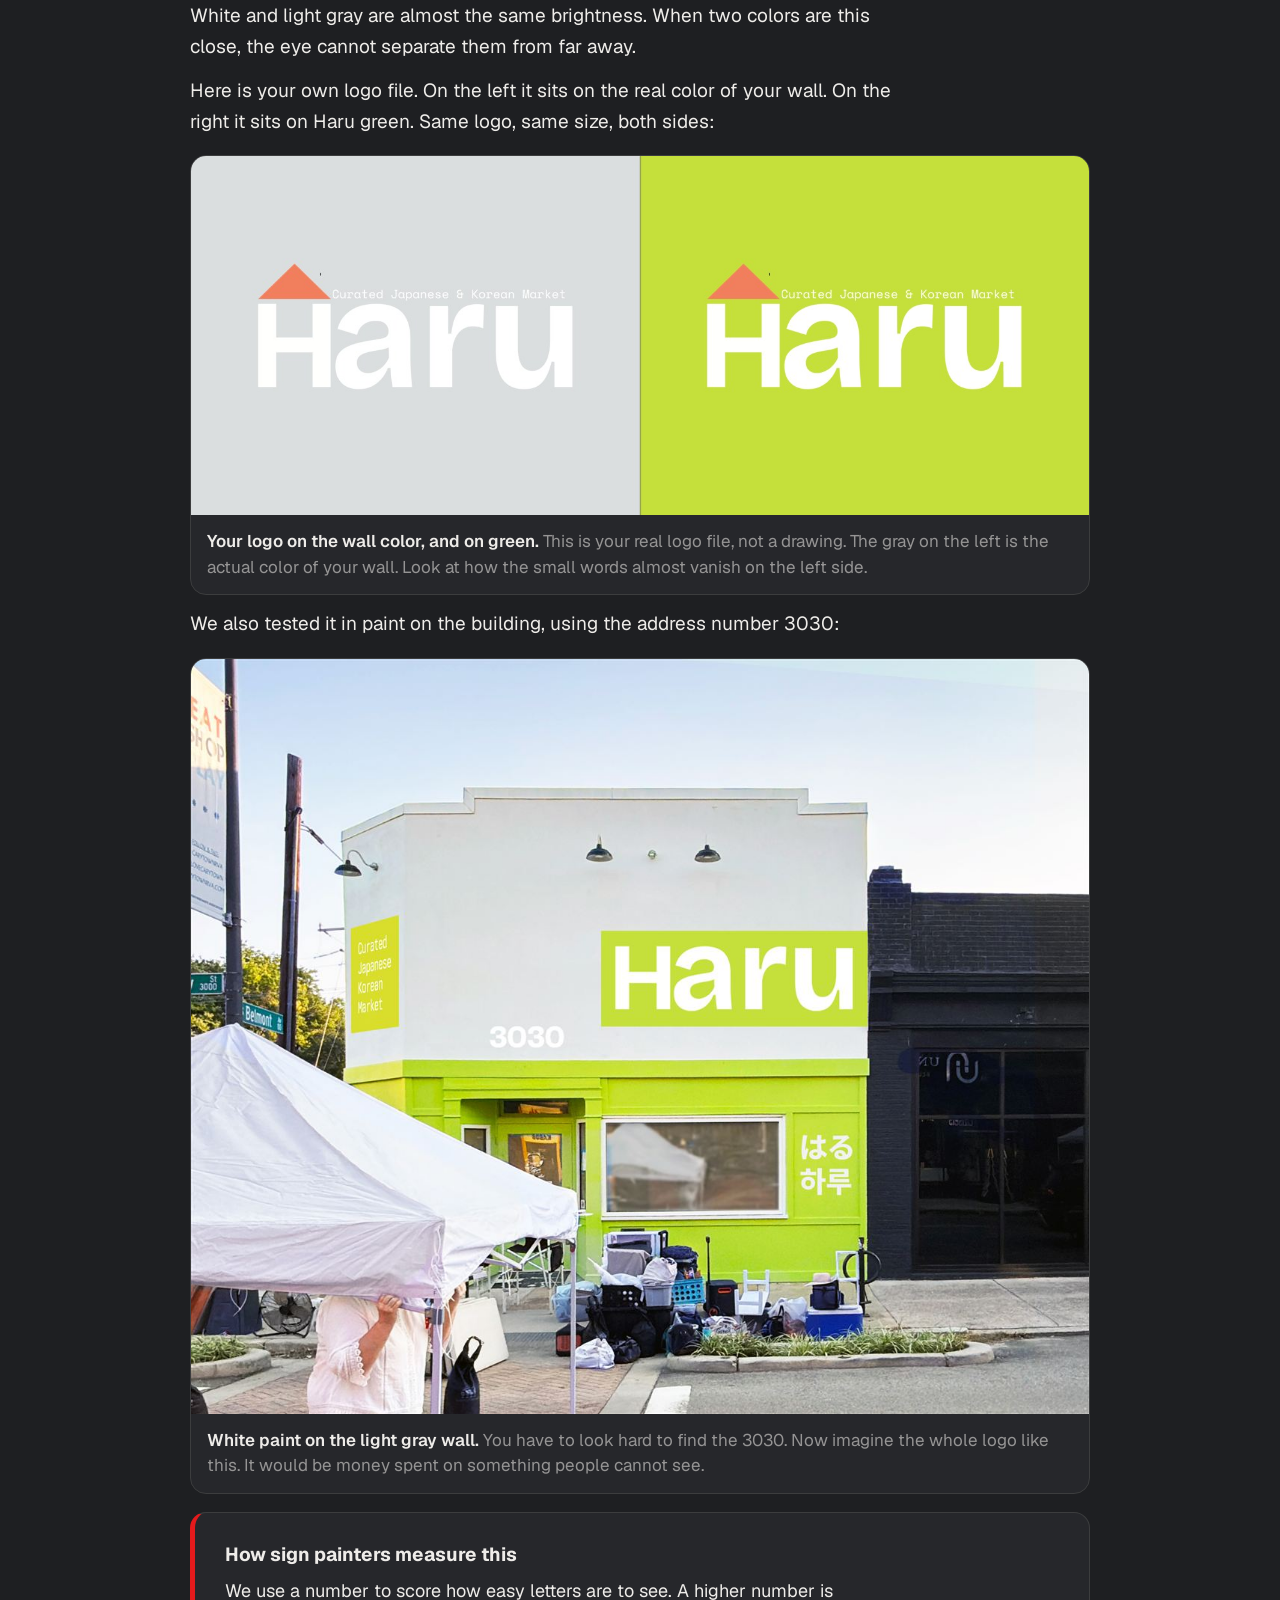
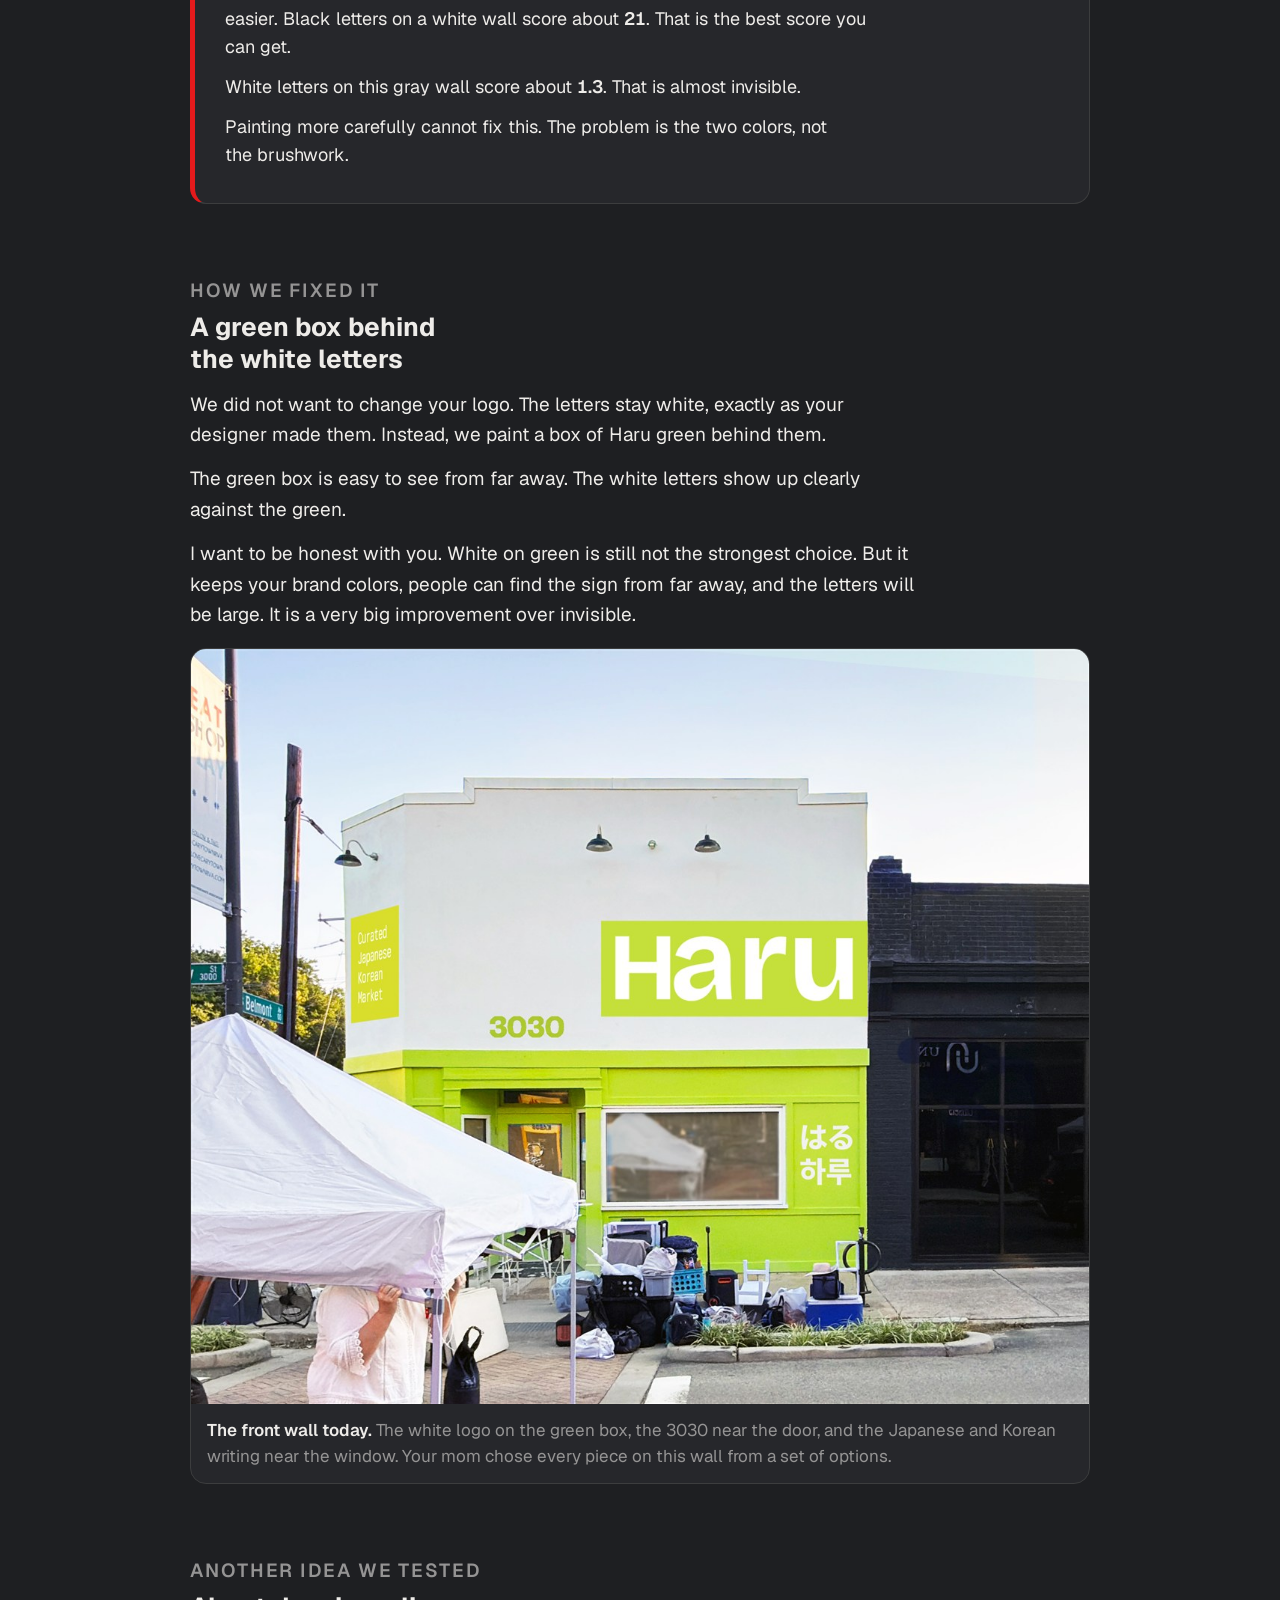
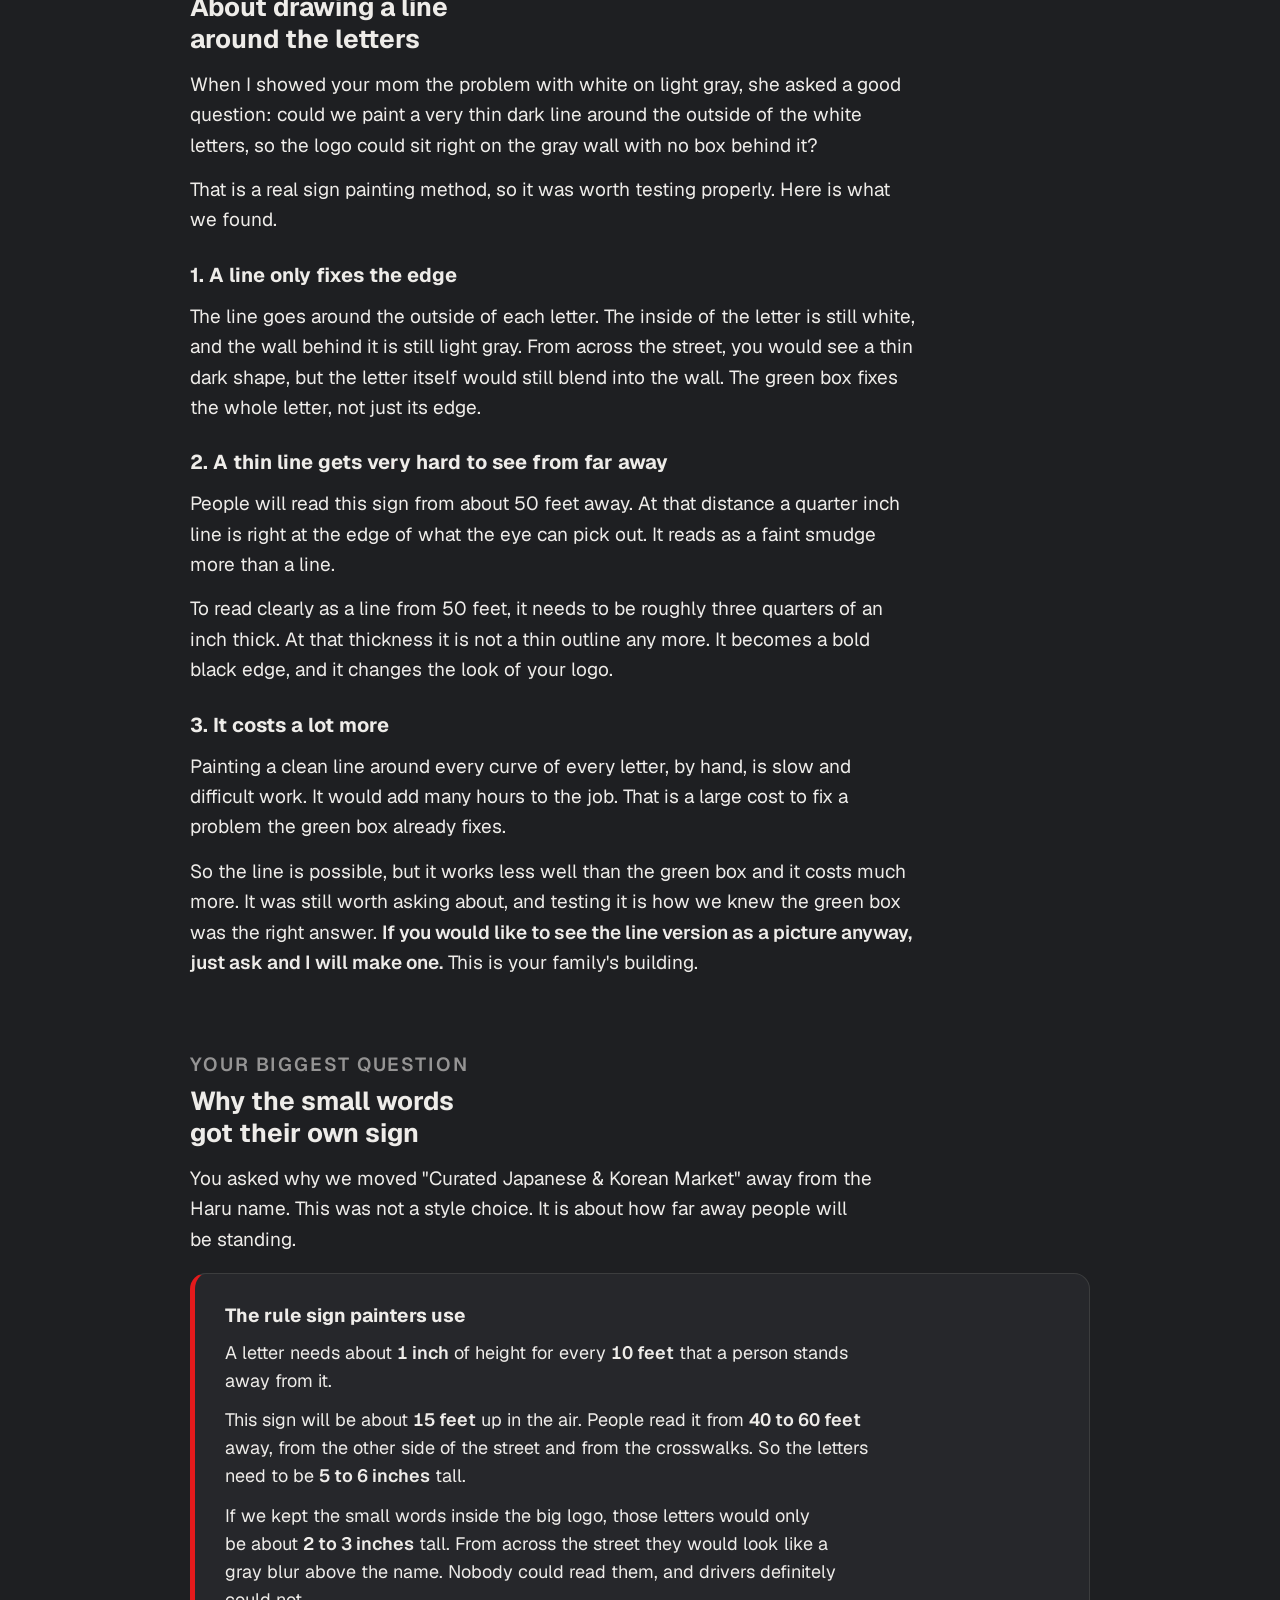
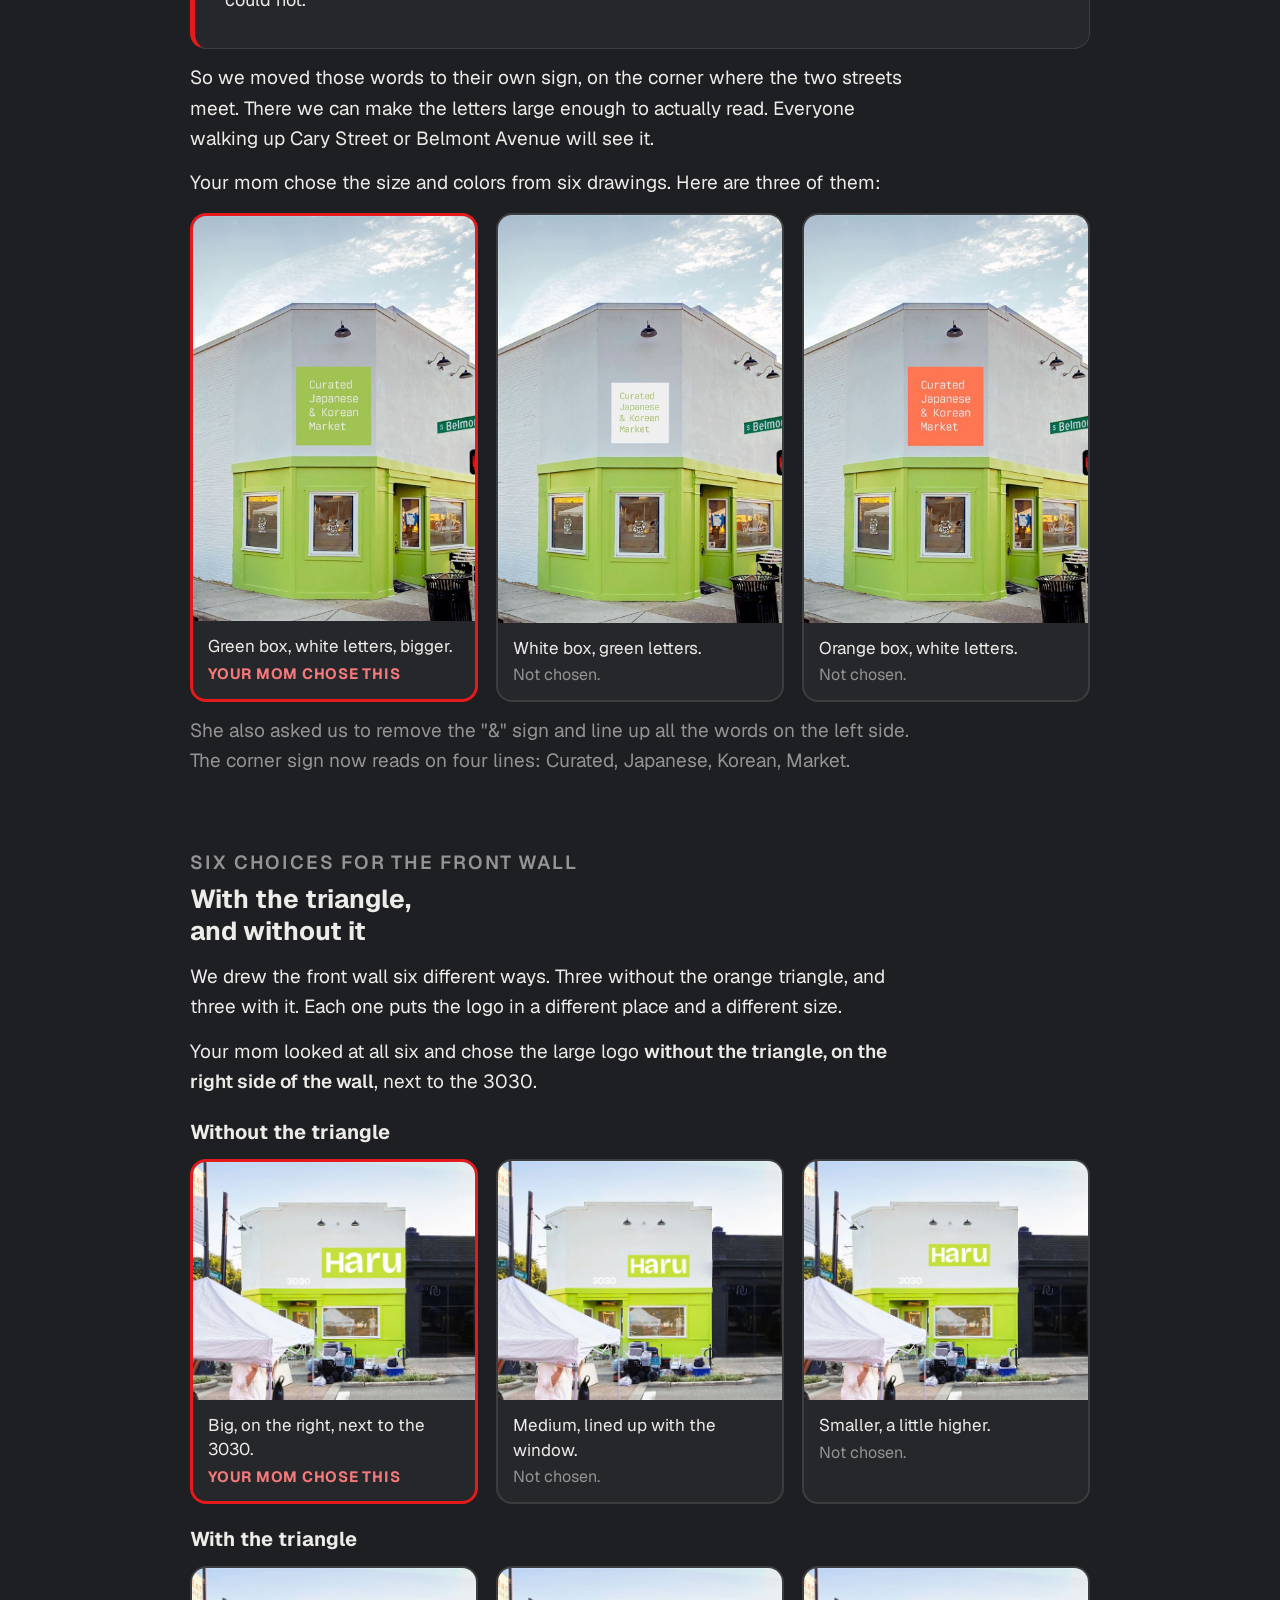
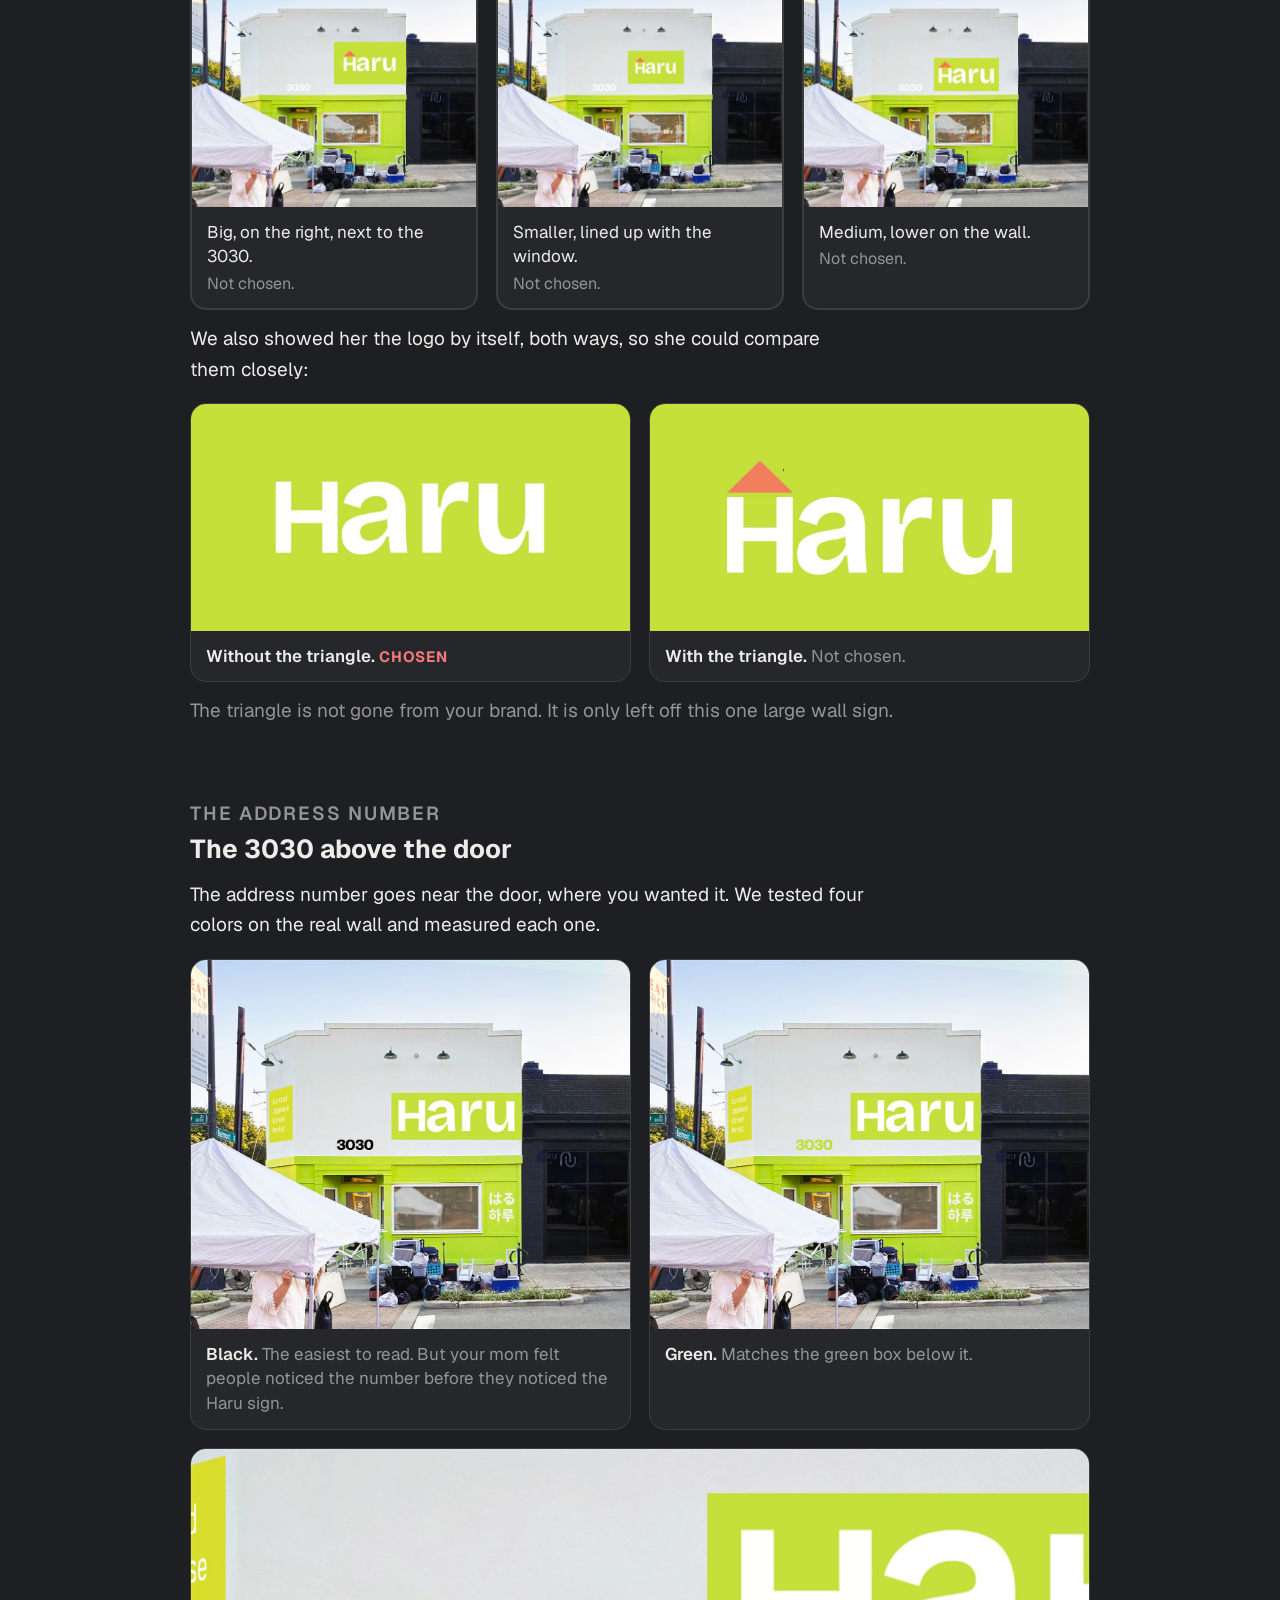
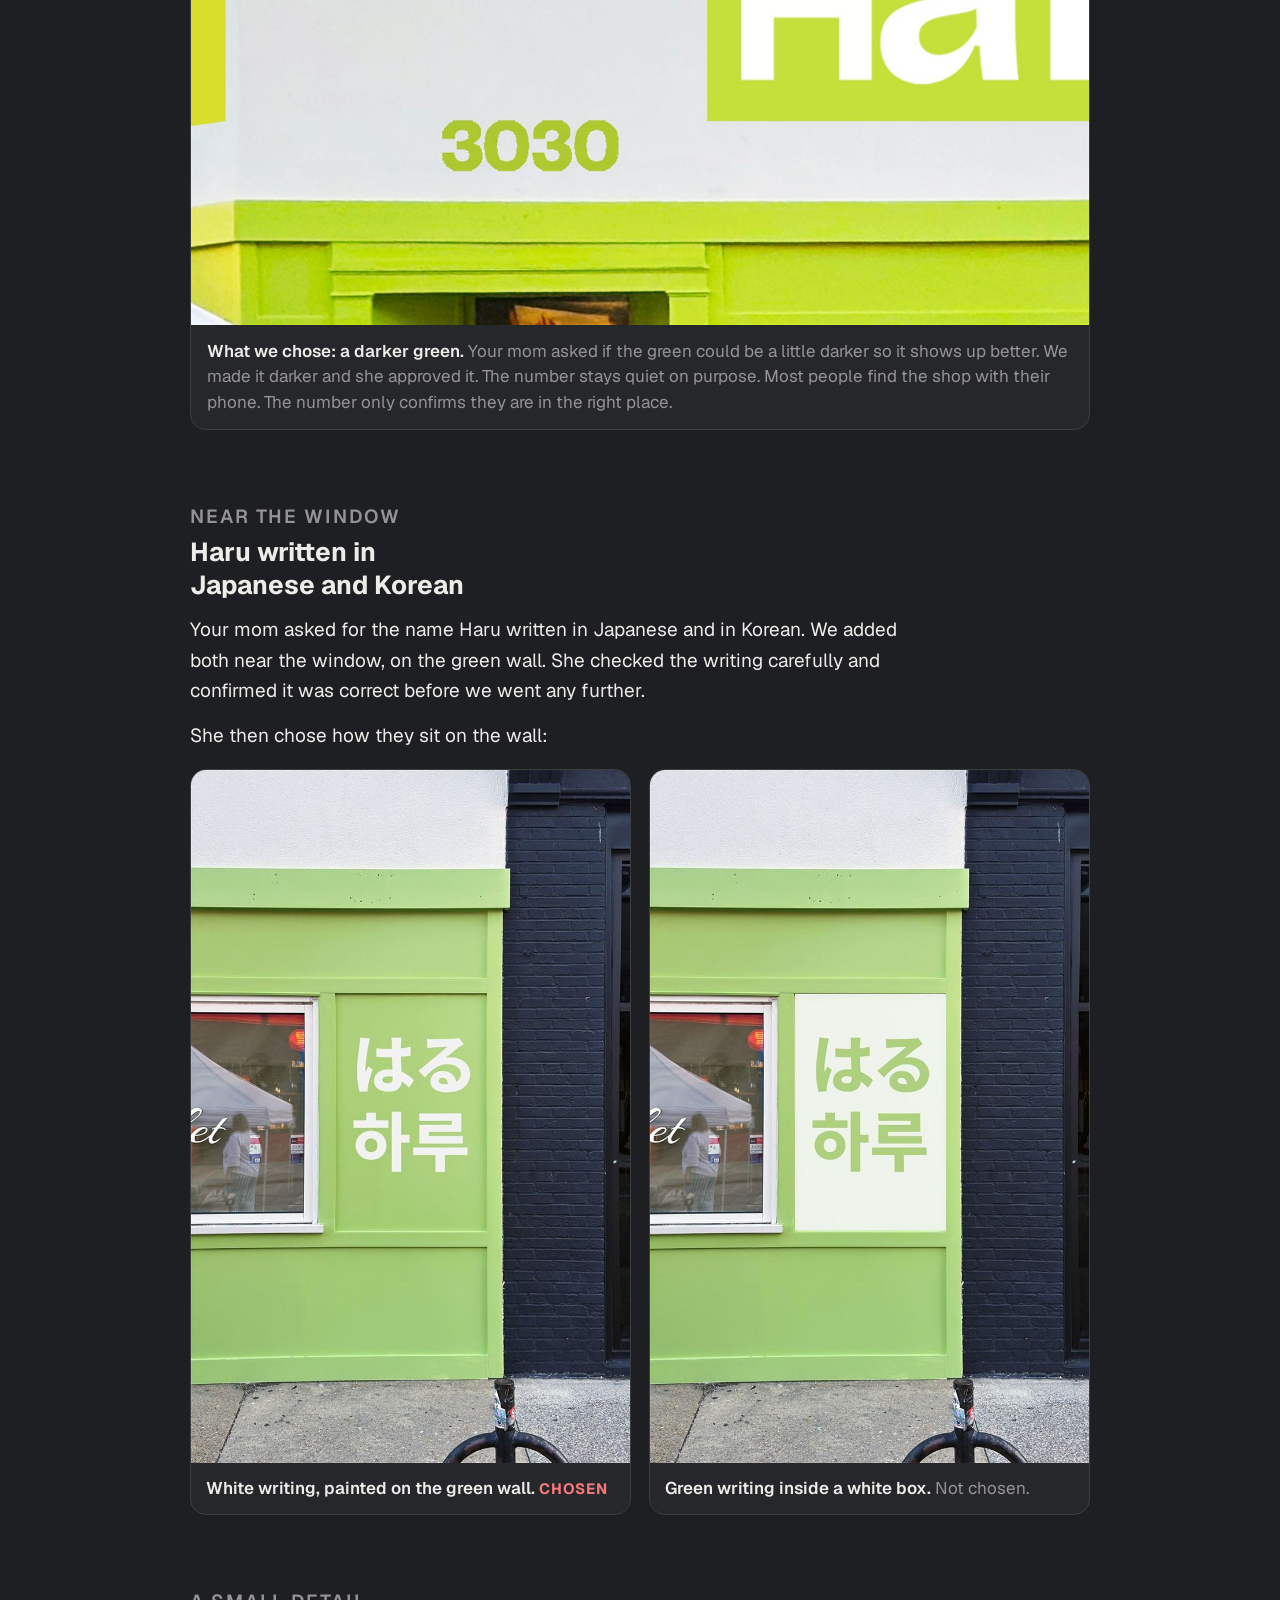
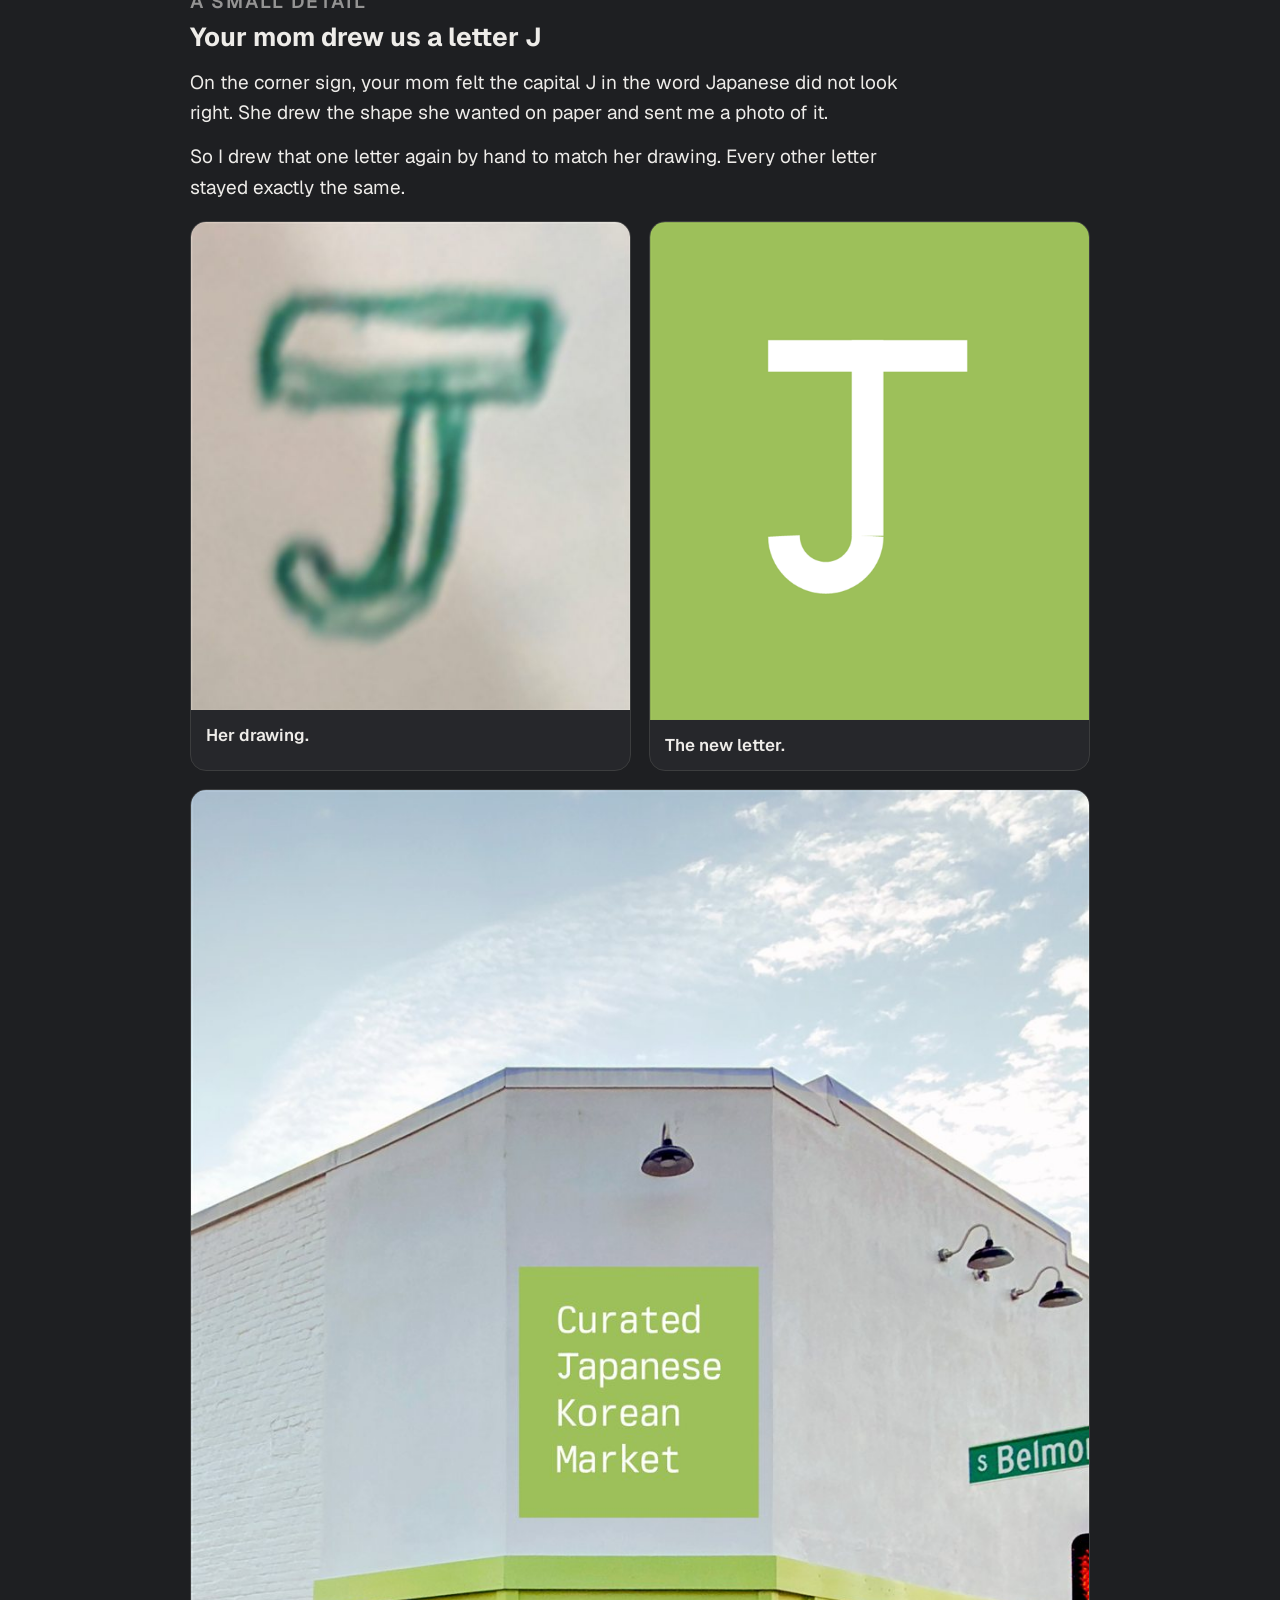
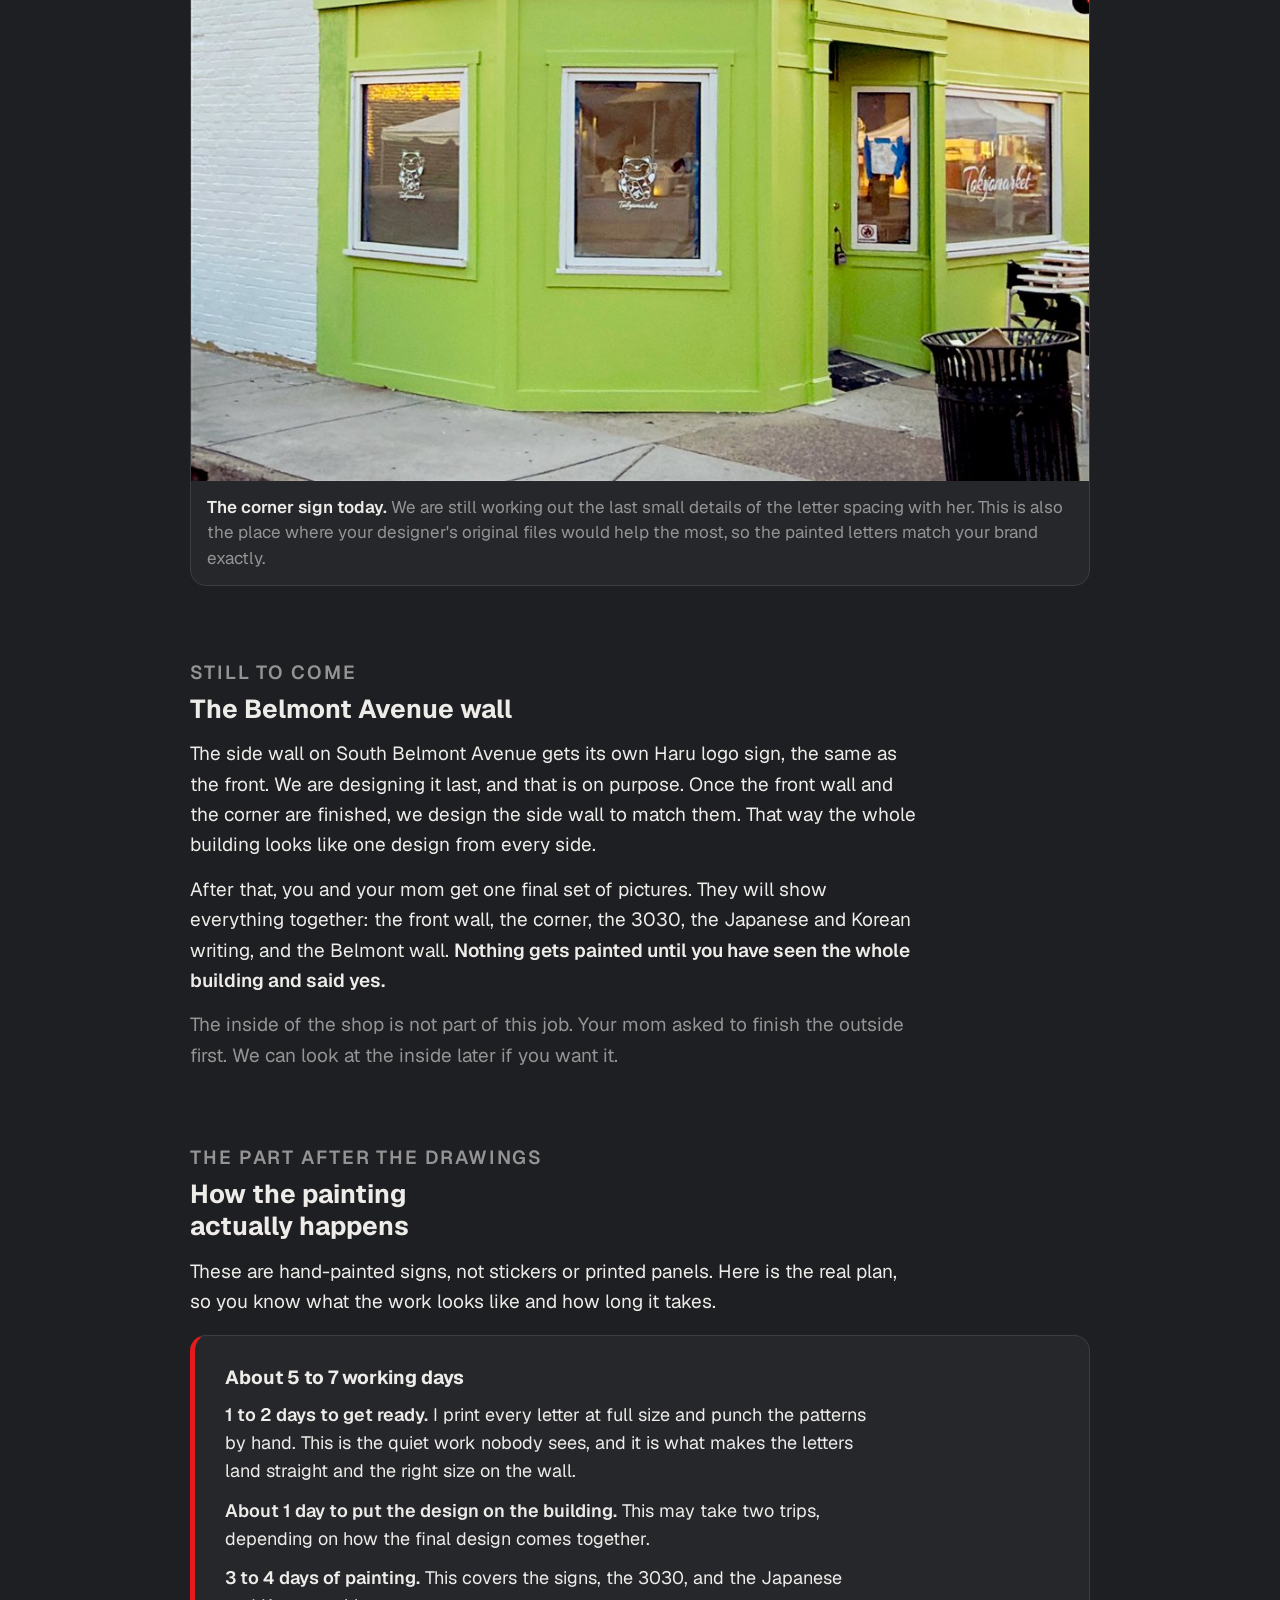
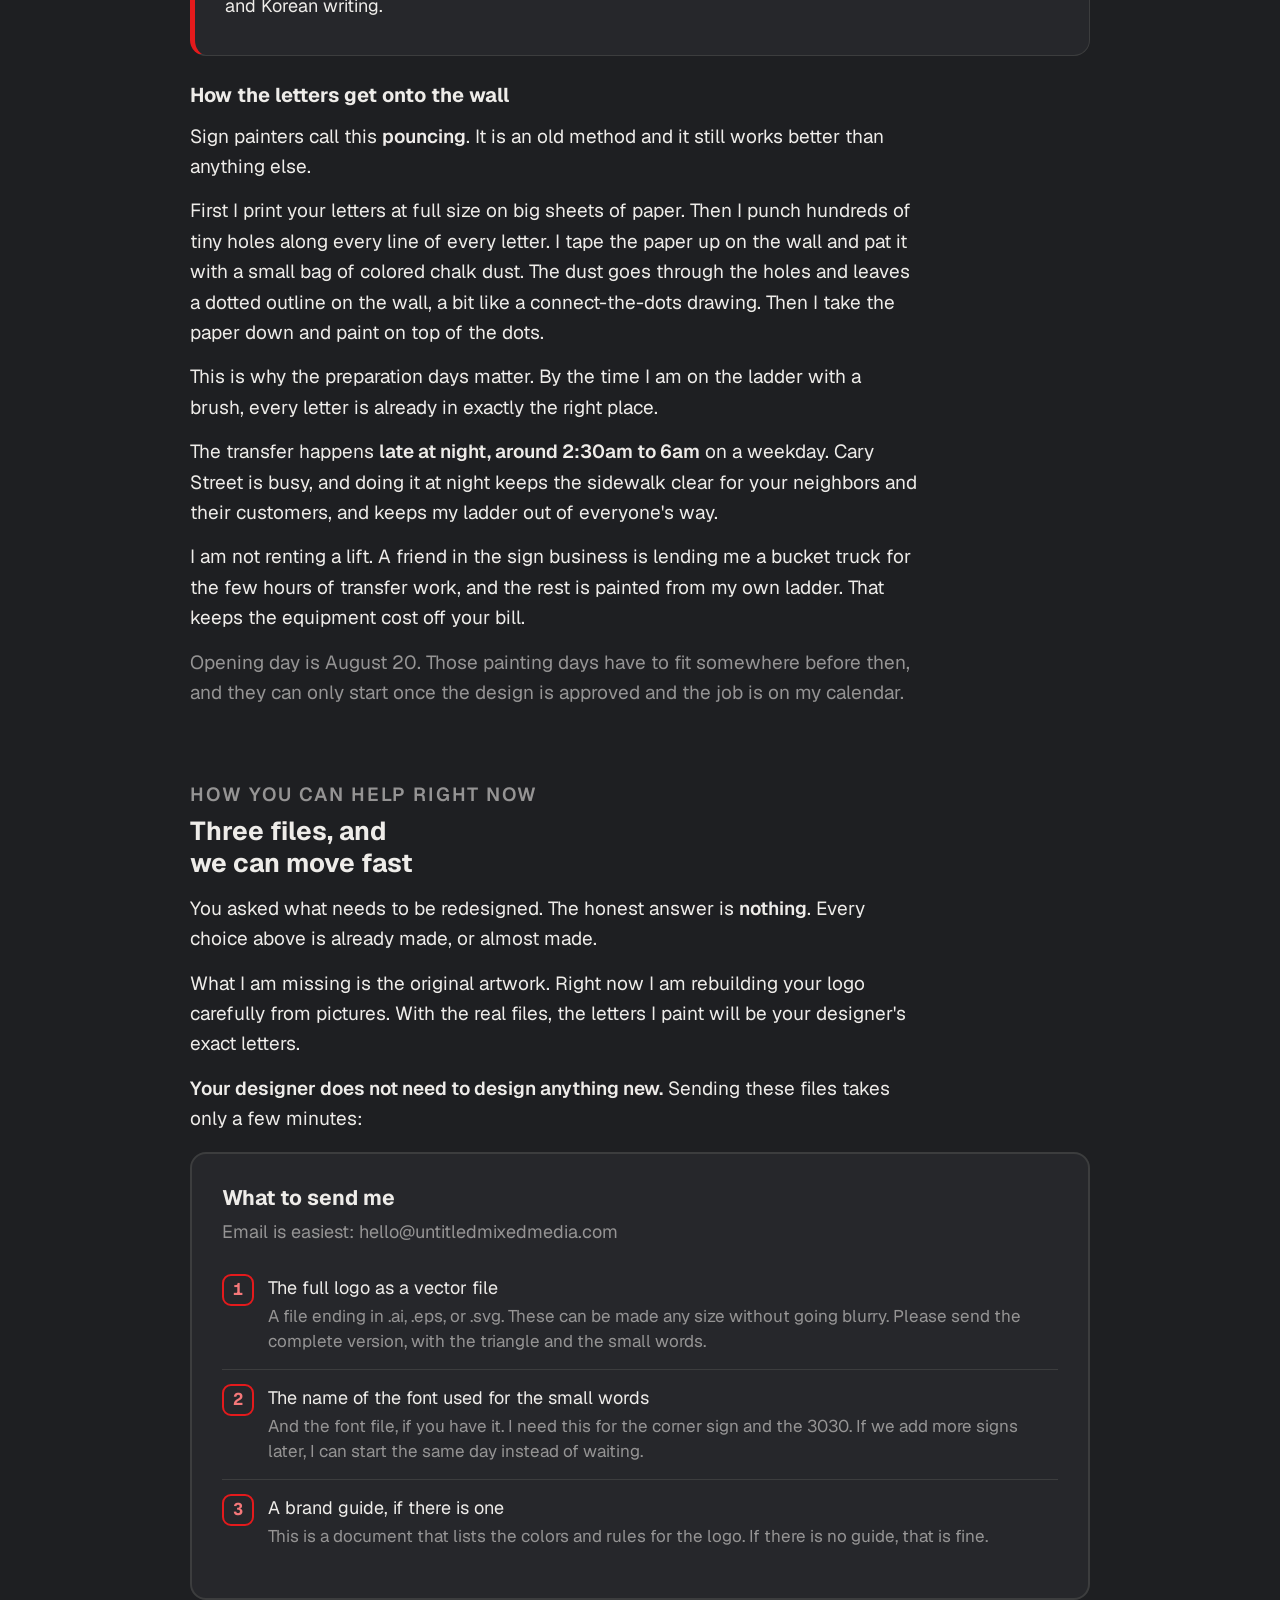
<file: story/index.html>
<!DOCTYPE html>
<html lang="en" data-theme="dark">
<head>
<meta charset="utf-8">
<meta name="robots" content="noindex, nofollow">
<meta name="viewport" content="width=device-width, initial-scale=1, viewport-fit=cover">
<title>Haru - What we have designed, and why</title>
<link rel="stylesheet" href="../type.css">
<style>
  :root{
    --bg:#1E1F22; --surface:#26272B; --line:#3C3D3E;
    --text:#EEECE9; --muted:#959494;
    --accent:#e41a1c; --accent-text:#F5787A;
    --ground:#26272B;
    --wordmark-invert:0;
    --font-ui:"Geist",-apple-system,BlinkMacSystemFont,"SF Pro Text","Segoe UI","Helvetica Neue",Arial,sans-serif;
    --font-mono:"Geist Mono",ui-monospace,"SF Mono",SFMono-Regular,Menlo,Consolas,monospace;
    --m: clamp(20px, 5.4vw, 40px);
    --m-b: calc(var(--m) * 1.15);
    --card-m: clamp(20px, 6.2%, 30px);
    --card-m-b: calc(var(--card-m) * 1.15);
  }
  [data-theme="light"]{
    --bg:#EEECE9; --surface:#FFFFFF; --line:#D0CFCD;
    --text:#000205; --muted:#595A5B;
    --accent:#C4141C; --accent-text:#B3121A;
    --ground:#F6F5F3;
    --wordmark-invert:1;
  }
  *{box-sizing:border-box}
  html{-webkit-text-size-adjust:100%}
  body{
    margin:0;color:var(--text);
    font-family:var(--font-ui);font-size:19px;font-weight:400;line-height:1.6;
    padding-bottom:60px;
    background:var(--bg);
    background-image:radial-gradient(125% 70% at 50% -5%, var(--ground) 0%, var(--bg) 58%);
    background-attachment:fixed;
  }
  body::before{
    content:"";position:fixed;inset:0;z-index:0;pointer-events:none;
    opacity:.035;mix-blend-mode:overlay;
    background-image:url("data:image/svg+xml,%3Csvg xmlns='http://www.w3.org/2000/svg' width='140' height='140'%3E%3Cfilter id='n'%3E%3CfeTurbulence type='fractalNoise' baseFrequency='0.85' numOctaves='4' stitchTiles='stitch'/%3E%3C/filter%3E%3Crect width='100%25' height='100%25' filter='url(%23n)'/%3E%3C/svg%3E");
  }
  .wrap{position:relative;z-index:1;max-width:660px;margin:0 auto;
    padding:var(--m) max(var(--m),env(safe-area-inset-right)) var(--m-b) max(var(--m),env(safe-area-inset-left));}
  @media (min-width:760px){ .wrap{max-width:980px} }
  .visually-hidden{position:absolute!important;width:1px;height:1px;padding:0;margin:-1px;
    overflow:hidden;clip:rect(0 0 0 0);clip-path:inset(50%);white-space:nowrap;border:0}
  .skip{position:absolute;left:-9999px;top:0;z-index:50;background:var(--accent);color:#FFFFFF;
    padding:14px 20px;border-radius:0 0 12px 0;font-size:19px;font-weight:700;text-decoration:none}
  .skip:focus{left:0}
  a:focus-visible,button:focus-visible{outline:3px solid var(--accent-text);outline-offset:3px;border-radius:6px}

  header{display:flex;align-items:flex-start;justify-content:space-between;gap:14px}
  .wordmark{height:26px;width:auto;display:block;filter:invert(var(--wordmark-invert))}
  h1{font-size:32px;line-height:1.18;margin:10px 0 6px;font-weight:700;letter-spacing:-0.005em;
     text-wrap:balance;max-width:18ch}
  .meta{color:var(--muted);font-size:16px;margin:0}
  .toggle{flex:none;min-height:48px;min-width:48px;padding:10px 16px;
    border:1px solid var(--line);background:var(--surface);color:var(--text);
    border-radius:12px;font-family:var(--font-ui);font-size:17px;font-weight:500;cursor:pointer}

  .lead{background:var(--surface);border:1px solid var(--line);border-radius:16px;
    padding:var(--card-m) var(--card-m) var(--card-m-b);margin:calc(var(--m) * 1.3) 0 0}
  .lead h2{font-size:23px;margin:0 0 12px;font-weight:700;line-height:1.3;text-wrap:balance}
  .lead p{margin:0 0 14px;font-size:19px;line-height:1.6;max-width:56ch;text-wrap:pretty}
  .lead p:last-child{margin-bottom:0}
  .lead ul{margin:0 0 14px;padding-left:24px}
  .lead ul li{margin:0 0 10px;font-size:19px;line-height:1.55}

  .sec{margin-top:calc(var(--m) * 1.8)}
  .eyebrow{color:var(--muted);font-size:15px;font-weight:600;letter-spacing:.1em;text-transform:uppercase;margin:0}
  h2.sec-title{font-size:26px;margin:4px 0 0;font-weight:700;line-height:1.25;text-wrap:balance;max-width:22ch}
  h3{font-size:20px;margin:26px 0 0;font-weight:700;line-height:1.3;text-wrap:balance}
  .sec p{margin:14px 0 0;font-size:19px;line-height:1.6;max-width:56ch;text-wrap:pretty}
  .sec p strong{font-weight:600}
  .note{color:var(--muted);font-size:17px;line-height:1.55;max-width:58ch}

  .shot{margin:18px 0 0;background:var(--surface);border:1px solid var(--line);border-radius:16px;overflow:hidden}
  .shot img{width:100%;height:auto;display:block}
  .shot figcaption{padding:14px 16px;font-size:17px;line-height:1.5;color:var(--muted)}
  .shot figcaption b{color:var(--text);font-weight:600}

  .duo{display:grid;gap:18px;grid-template-columns:1fr;margin-top:18px}
  @media (min-width:620px){ .duo{grid-template-columns:1fr 1fr} }
  .duo figure{margin:0;background:var(--surface);border:1px solid var(--line);border-radius:16px;overflow:hidden}
  .duo img{width:100%;height:auto;display:block}
  .duo figcaption{padding:13px 15px;font-size:17px;line-height:1.45;color:var(--muted)}
  .duo figcaption b{color:var(--text);font-weight:600}
  .picked{display:inline-block;font-size:15px;font-weight:700;letter-spacing:.05em;
    text-transform:uppercase;color:var(--accent-text)}

  /* Option grids: every choice Kim was shown, in the order she saw them. */
  .optgroup{margin-top:22px}
  .optgroup > h3{margin-top:0}
  .opts{display:grid;gap:18px;grid-template-columns:1fr;margin-top:14px}
  @media (min-width:620px){ .opts{grid-template-columns:1fr 1fr} }
  @media (min-width:900px){ .opts{grid-template-columns:1fr 1fr 1fr} }
  .opts figure{margin:0;background:var(--surface);border:2px solid var(--line);border-radius:16px;overflow:hidden}
  .opts figure.chosen{border-color:var(--accent);border-width:3px}
  .opts img{width:100%;height:auto;display:block}
  .opts figcaption{padding:13px 15px;font-size:17px;line-height:1.45;color:var(--text)}
  .opts figcaption small{display:block;color:var(--muted);font-size:16px;margin-top:3px}

  .mathbox{margin-top:18px;background:var(--surface);border:1px solid var(--line);
    border-left:5px solid var(--accent);border-radius:16px;
    padding:var(--card-m) var(--card-m) var(--card-m-b)}
  .mathbox h3{font-size:19px;margin:0 0 10px;font-weight:700}
  .mathbox p{margin:0 0 12px;font-size:18px;line-height:1.55;max-width:54ch}
  .mathbox p:last-child{margin-bottom:0}
  /* Emphasise measurements without switching to the mono face. Monospace
     gives the space character the same wide advance as a letter, so
     "40 to 60 feet" gained three conspicuous gaps. Weight plus tabular
     figures reads as a number in running prose; nowrap keeps a value and
     its unit on one line. */
  .mathbox .num{font-weight:600;font-variant-numeric:tabular-nums;white-space:nowrap}

  .files{margin-top:18px;background:var(--surface);border:2px solid var(--line);border-radius:16px;
    padding:var(--card-m) var(--card-m) var(--card-m-b)}
  .files h3{font-size:21px;margin:0 0 6px;font-weight:700}
  .files > p{margin:0 0 14px;font-size:18px;line-height:1.55;color:var(--muted);max-width:54ch}
  .fitem{display:flex;gap:14px;align-items:flex-start;padding:14px 0;border-top:1px solid var(--line)}
  .fitem:first-of-type{border-top:0}
  .fitem .tick{flex:none;width:32px;height:32px;border-radius:9px;border:2px solid var(--accent);
    display:flex;align-items:center;justify-content:center;color:var(--accent-text);
    font-weight:700;font-size:17px;font-family:var(--font-mono)}
  .fitem .t{font-size:18px;line-height:1.5}
  .fitem .t small{display:block;color:var(--muted);font-size:17px;margin-top:3px}

  /* Jump menu. This page is long and it is being read by someone who wants
     a specific answer fast. Letting her go straight to it also signals that
     nothing here is being buried. */
  .jump{margin-top:calc(var(--m) * 1.3);background:var(--surface);border:1px solid var(--line);
    border-radius:16px;padding:var(--card-m) var(--card-m) var(--card-m-b)}
  .jump h2{font-size:19px;margin:0 0 10px;font-weight:700;line-height:1.3}
  .jump ul{margin:0;padding-left:22px}
  .jump li{margin:0;font-size:18px;line-height:1.45}
  .jump a{color:var(--text);text-decoration:underline;text-underline-offset:3px;
    display:inline-block;padding:9px 0}
  h2[id]{scroll-margin-top:22px}

  .schedule{margin-top:calc(var(--m) * 1.8);background:var(--surface);border:1px solid var(--line);
    border-radius:16px;padding:var(--card-m) var(--card-m) var(--card-m-b)}
  .schedule h2{font-size:22px;margin:0 0 12px;font-weight:700;line-height:1.3}
  .schedule p{margin:0 0 14px;font-size:18px;line-height:1.6;max-width:56ch}
  .schedule p:last-child{margin-bottom:0}

  .actions{display:grid;gap:14px;grid-template-columns:1fr;margin-top:calc(var(--m) * 1.3)}
  @media (min-width:620px){ .actions{grid-template-columns:1fr 1fr} }
  .btn{display:flex;flex-direction:column;align-items:center;justify-content:center;gap:5px;
    min-height:68px;padding:16px 20px;border-radius:14px;text-decoration:none;text-align:center;line-height:1.3}
  .btn-primary{background:var(--accent);color:#FFFFFF;font-size:20px;font-weight:700}
  .btn-secondary{border:2px solid var(--line);color:var(--text);font-size:19px;font-weight:600;background:transparent}
  .btn .sub{font-size:16px;font-weight:400;font-variant-numeric:tabular-nums;white-space:nowrap}
  .btn-primary .sub{color:#FFFFFF}

  footer{margin-top:calc(var(--m) * 1.8);border-top:1px solid var(--line);padding-top:20px}
  .fine{color:var(--muted);font-size:15px;line-height:1.55;margin:10px 0}
  .fine a{color:inherit;display:inline-block;min-height:44px;padding:12px 0}

  .reveal{animation:rise .5s cubic-bezier(.25,1,.5,1) both}
  @keyframes rise{from{opacity:0;transform:translateY(10px)}to{opacity:1;transform:none}}
  @media (prefers-reduced-motion:reduce){
    *,*::before,*::after{animation:none!important;transition:none!important}
  }
</style>
</head>
<body>
<a class="skip" href="#main">Skip to the pictures</a>
<div class="wrap">
  <header class="reveal">
    <div>
      <img class="wordmark" src="../img/wordmark_white.png" width="537" height="108" alt="Untitled Mixed Media">
      <h1>What we have designed, and why</h1>
      <p class="meta">Haru &middot; a full update for Lea</p>
    </div>
    <button type="button" class="toggle" id="themeToggle" aria-pressed="false">Light</button>
  </header>

  <main id="main">

  <section class="lead reveal" style="animation-delay:.06s" aria-labelledby="leadH">
    <h2 id="leadH">Hi Lea. Here is everything.</h2>
    <p>You and your mom are opening a shop that people should be able to spot from down the block, and understand before they even reach the door. Every decision on this page is in service of that one thing.</p>
    <p>You asked why the signs look different from your logo, and why I need files from your designer. Those are fair questions, and you should have had these answers before now. Here they are, with the pictures.</p>
    <p>Here is the short version:</p>
    <ul>
      <li>Your logo is white. The wall is light gray. White on light gray is very hard to see, so we painted a green box behind the letters.</li>
      <li>The small words next to the triangle, above your name, would be too small to read from across the street. So we moved them to their own sign on the corner, where we can make them bigger.</li>
      <li>Your mom looked at six drawings of the front wall. She chose the one without the triangle, on the right side.</li>
      <li><strong>Nothing needs to be redesigned.</strong> I only need the original logo files, so the letters I paint match your brand exactly.</li>
    </ul>
    <p>Please read all of it. If you want to change something, tell me. You know this brand better than anyone, and nothing is painted yet.</p>
  </section>

  <nav class="jump reveal" style="animation-delay:.12s" aria-labelledby="jumpH">
    <h2 id="jumpH">Or jump straight to what you want to know</h2>
    <ul>
      <li><a href="#s1">Why the logo needed a green box</a></li>
      <li><a href="#s3">About the thin line idea</a></li>
      <li><a href="#s4">Why the small words moved to the corner</a></li>
      <li><a href="#s5">The six choices for the front wall</a></li>
      <li><a href="#s9b">How the painting actually happens</a></li>
      <li><a href="#s10">What I need from you</a></li>
    </ul>
  </nav>

  <!-- ============ 1. THE WALL PROBLEM ============ -->
  <section class="sec" aria-labelledby="s1">
    <p class="eyebrow">Where we started</p>
    <h2 class="sec-title" id="s1">A white logo on a light gray wall</h2>
    <p>Your logo is white. The top part of the wall on West Cary Street is painted light gray. White and light gray are almost the same brightness. When two colors are this close, the eye cannot separate them from far away.</p>
    <p>Here is your own logo file. On the left it sits on the real color of your wall. On the right it sits on Haru green. Same logo, same size, both sides:</p>
    <figure class="shot">
      <img src="../img/contrast-logo-on-wall.jpg" width="1400" height="560" alt="The Haru logo shown twice at the same size. On the left it sits on the light gray color of the wall and is very hard to see. On the right it sits on Haru green and is easy to see." loading="lazy">
      <figcaption><b>Your logo on the wall color, and on green.</b> This is your real logo file, not a drawing. The gray on the left is the actual color of your wall. Look at how the small words almost vanish on the left side.</figcaption>
    </figure>
    <p>We also tested it in paint on the building, using the address number 3030:</p>
    <figure class="shot">
      <img src="../img/addr-3-white.jpg" width="1400" height="1050" alt="The front of the building with the address number 3030 painted in white. The white number almost disappears into the light gray wall." loading="lazy">
      <figcaption><b>White paint on the light gray wall.</b> You have to look hard to find the 3030. Now imagine the whole logo like this. It would be money spent on something people cannot see.</figcaption>
    </figure>
    <div class="mathbox">
      <h3>How sign painters measure this</h3>
      <p>We use a number to score how easy letters are to see. A higher number is easier. Black letters on a white wall score about <span class="num">21</span>. That is the best score you can get.</p>
      <p>White letters on this gray wall score about <span class="num">1.3</span>. That is almost invisible.</p>
      <p>Painting more carefully cannot fix this. The problem is the two colors, not the brushwork.</p>
    </div>
  </section>

  <!-- ============ 2. THE GREEN PANEL ============ -->
  <section class="sec" aria-labelledby="s2">
    <p class="eyebrow">How we fixed it</p>
    <h2 class="sec-title" id="s2">A green box behind the white letters</h2>
    <p>We did not want to change your logo. The letters stay white, exactly as your designer made them. Instead, we paint a box of Haru green behind them.</p>
    <p>The green box is easy to see from far away. The white letters show up clearly against the green.</p>
    <p>I want to be honest with you. White on green is still not the strongest choice. But it keeps your brand colors, people can find the sign from far away, and the letters will be large. It is a very big improvement over invisible.</p>
    <figure class="shot">
      <img src="../img/front-darker-green.jpg" width="1400" height="1177" alt="The front of the building with the Haru logo in white on a green box, the address number in dark green, and the Japanese and Korean writing near the window." loading="lazy">
      <figcaption><b>The front wall today.</b> The white logo on the green box, the 3030 near the door, and the Japanese and Korean writing near the window. Your mom chose every piece on this wall from a set of options.</figcaption>
    </figure>
  </section>

  <!-- ============ 3. THE OUTLINE IDEA ============ -->
  <section class="sec" aria-labelledby="s3">
    <p class="eyebrow">Another idea we tested</p>
    <h2 class="sec-title" id="s3">About drawing a line around the letters</h2>
    <p>When I showed your mom the problem with white on light gray, she asked a good question: could we paint a very thin dark line around the outside of the white letters, so the logo could sit right on the gray wall with no box behind it?</p>
    <p>That is a real sign painting method, so it was worth testing properly. Here is what we found.</p>

    <h3>1. A line only fixes the edge</h3>
    <p>The line goes around the outside of each letter. The inside of the letter is still white, and the wall behind it is still light gray. From across the street, you would see a thin dark shape, but the letter itself would still blend into the wall. The green box fixes the whole letter, not just its edge.</p>

    <h3>2. A thin line gets very hard to see from far away</h3>
    <p>People will read this sign from about 50 feet away. At that distance a quarter inch line is right at the edge of what the eye can pick out. It reads as a faint smudge more than a line.</p>
    <p>To read clearly as a line from 50 feet, it needs to be roughly three quarters of an inch thick. At that thickness it is not a thin outline any more. It becomes a bold black edge, and it changes the look of your logo.</p>

    <h3>3. It costs a lot more</h3>
    <p>Painting a clean line around every curve of every letter, by hand, is slow and difficult work. It would add many hours to the job. That is a large cost to fix a problem the green box already fixes.</p>

    <p>So the line is possible, but it works less well than the green box and it costs much more. It was still worth asking about, and testing it is how we knew the green box was the right answer. <strong>If you would like to see the line version as a picture anyway, just ask and I will make one.</strong> This is your family's building.</p>
  </section>

  <!-- ============ 4. THE TAGLINE ============ -->
  <section class="sec" aria-labelledby="s4">
    <p class="eyebrow">Your biggest question</p>
    <h2 class="sec-title" id="s4">Why the small words got their own sign</h2>
    <p>You asked why we moved "Curated Japanese &amp; Korean Market" away from the Haru name. This was not a style choice. It is about how far away people will be standing.</p>
    <div class="mathbox">
      <h3>The rule sign painters use</h3>
      <p>A letter needs about <span class="num">1 inch</span> of height for every <span class="num">10 feet</span> that a person stands away from it.</p>
      <p>This sign will be about <span class="num">15 feet</span> up in the air. People read it from <span class="num">40 to 60 feet</span> away, from the other side of the street and from the crosswalks. So the letters need to be <span class="num">5 to 6 inches</span> tall.</p>
      <p>If we kept the small words inside the big logo, those letters would only be about <span class="num">2 to 3 inches</span> tall. From across the street they would look like a gray blur above the name. Nobody could read them, and drivers definitely could not.</p>
    </div>
    <p>So we moved those words to their own sign, on the corner where the two streets meet. There we can make the letters large enough to actually read. Everyone walking up Cary Street or Belmont Avenue will see it.</p>
    <p>Your mom chose the size and colors from six drawings. Here are three of them:</p>
    <div class="opts">
      <figure class="chosen">
        <img src="../img/haru-corner-2.jpg" width="663" height="953" alt="Corner sign choice: a green box with white letters, in the larger size." loading="lazy">
        <figcaption>Green box, white letters, bigger.<small><span class="picked">Your mom chose this</span></small></figcaption>
      </figure>
      <figure>
        <img src="../img/haru-corner-3.jpg" width="663" height="953" alt="Corner sign choice: a white box with green letters, in the smaller size." loading="lazy">
        <figcaption>White box, green letters.<small>Not chosen.</small></figcaption>
      </figure>
      <figure>
        <img src="../img/haru-corner-5.jpg" width="663" height="953" alt="Corner sign choice: an orange box with white letters." loading="lazy">
        <figcaption>Orange box, white letters.<small>Not chosen.</small></figcaption>
      </figure>
    </div>
    <p class="note">She also asked us to remove the "&amp;" sign and line up all the words on the left side. The corner sign now reads on four lines: Curated, Japanese, Korean, Market.</p>
  </section>

  <!-- ============ 5. THE SIX FRONT OPTIONS ============ -->
  <section class="sec" aria-labelledby="s5">
    <p class="eyebrow">Six choices for the front wall</p>
    <h2 class="sec-title" id="s5">With the triangle, and without it</h2>
    <p>We drew the front wall six different ways. Three without the orange triangle, and three with it. Each one puts the logo in a different place and a different size.</p>
    <p>Your mom looked at all six and chose the large logo <strong>without the triangle, on the right side of the wall</strong>, next to the 3030.</p>

    <div class="optgroup">
      <h3>Without the triangle</h3>
      <div class="opts">
        <figure class="chosen">
          <img src="../img/front_nt_side.jpg" width="1400" height="787" alt="Front of the building. Large Haru logo, no triangle, on the right side of the white wall next to the 3030." loading="lazy">
          <figcaption>Big, on the right, next to the 3030.<small><span class="picked">Your mom chose this</span></small></figcaption>
        </figure>
        <figure>
          <img src="../img/front_nt_window.jpg" width="1400" height="787" alt="Front of the building. Medium Haru logo, no triangle, lined up with the window below it." loading="lazy">
          <figcaption>Medium, lined up with the window.<small>Not chosen.</small></figcaption>
        </figure>
        <figure>
          <img src="../img/front_nt_higher.jpg" width="1400" height="787" alt="Front of the building. Smaller Haru logo, no triangle, sitting a little higher on the wall." loading="lazy">
          <figcaption>Smaller, a little higher.<small>Not chosen.</small></figcaption>
        </figure>
      </div>
    </div>

    <div class="optgroup">
      <h3>With the triangle</h3>
      <div class="opts">
        <figure>
          <img src="../img/front_wt_side.jpg" width="1400" height="787" alt="Front of the building. Large Haru logo with the orange triangle, on the right side next to the 3030." loading="lazy">
          <figcaption>Big, on the right, next to the 3030.<small>Not chosen.</small></figcaption>
        </figure>
        <figure>
          <img src="../img/front_wt_window.jpg" width="1400" height="787" alt="Front of the building. Smaller Haru logo with the orange triangle, lined up with the window below it." loading="lazy">
          <figcaption>Smaller, lined up with the window.<small>Not chosen.</small></figcaption>
        </figure>
        <figure>
          <img src="../img/front_wt_low.jpg" width="1400" height="787" alt="Front of the building. Medium Haru logo with the orange triangle, sitting lower on the wall." loading="lazy">
          <figcaption>Medium, lower on the wall.<small>Not chosen.</small></figcaption>
        </figure>
      </div>
    </div>

    <p>We also showed her the logo by itself, both ways, so she could compare them closely:</p>
    <div class="duo">
      <figure>
        <img src="../img/style_no_triangle.jpg" width="1000" height="533" alt="The Haru logo without the orange triangle, shown on green." loading="lazy">
        <figcaption><b>Without the triangle.</b> <span class="picked">Chosen</span></figcaption>
      </figure>
      <figure>
        <img src="../img/style_with_triangle.jpg" width="1000" height="533" alt="The Haru logo with the orange triangle, shown on green." loading="lazy">
        <figcaption><b>With the triangle.</b> Not chosen.</figcaption>
      </figure>
    </div>
    <p class="note">The triangle is not gone from your brand. It is only left off this one large wall sign.</p>
  </section>

  <!-- ============ 6. THE 3030 ============ -->
  <section class="sec" aria-labelledby="s6">
    <p class="eyebrow">The address number</p>
    <h2 class="sec-title" id="s6">The 3030 above the door</h2>
    <p>The address number goes near the door, where you wanted it. We tested four colors on the real wall and measured each one.</p>
    <div class="duo">
      <figure>
        <img src="../img/addr-1-black.jpg" width="1400" height="1050" alt="The address number 3030 painted in black on the front wall." loading="lazy">
        <figcaption><b>Black.</b> The easiest to read. But your mom felt people noticed the number before they noticed the Haru sign.</figcaption>
      </figure>
      <figure>
        <img src="../img/addr-2-green.jpg" width="1400" height="1050" alt="The address number 3030 painted in green on the front wall." loading="lazy">
        <figcaption><b>Green.</b> Matches the green box below it.</figcaption>
      </figure>
    </div>
    <figure class="shot">
      <img src="../img/addr-crop-darker.jpg" width="1400" height="742" alt="A close view of the address number 3030 in a darker green, which shows up more against the wall." loading="lazy">
      <figcaption><b>What we chose: a darker green.</b> Your mom asked if the green could be a little darker so it shows up better. We made it darker and she approved it. The number stays quiet on purpose. Most people find the shop with their phone. The number only confirms they are in the right place.</figcaption>
    </figure>
  </section>

  <!-- ============ 7. JAPANESE AND KOREAN ============ -->
  <section class="sec" aria-labelledby="s7">
    <p class="eyebrow">Near the window</p>
    <h2 class="sec-title" id="s7">Haru written in Japanese and Korean</h2>
    <p>Your mom asked for the name Haru written in Japanese and in Korean. We added both near the window, on the green wall. She checked the writing carefully and confirmed it was correct before we went any further.</p>
    <p>She then chose how they sit on the wall:</p>
    <div class="duo">
      <figure>
        <img src="../img/haru-characters-2.jpg" width="760" height="1200" alt="The Japanese and Korean writing painted in white directly on the green wall." loading="lazy">
        <figcaption><b>White writing, painted on the green wall.</b> <span class="picked">Chosen</span></figcaption>
      </figure>
      <figure>
        <img src="../img/haru-characters-1.jpg" width="760" height="1200" alt="The Japanese and Korean writing in green inside a white box." loading="lazy">
        <figcaption><b>Green writing inside a white box.</b> Not chosen.</figcaption>
      </figure>
    </div>
  </section>

  <!-- ============ 8. THE J ============ -->
  <section class="sec" aria-labelledby="s8">
    <p class="eyebrow">A small detail</p>
    <h2 class="sec-title" id="s8">Your mom drew us a letter J</h2>
    <p>On the corner sign, your mom felt the capital J in the word Japanese did not look right. She drew the shape she wanted on paper and sent me a photo of it.</p>
    <p>So I drew that one letter again by hand to match her drawing. Every other letter stayed exactly the same.</p>
    <div class="duo">
      <figure>
        <img src="../img/kim-drawing-j.jpg" width="600" height="667" alt="Kim's drawing of a letter J with a flat bar across the top." loading="lazy">
        <figcaption><b>Her drawing.</b></figcaption>
      </figure>
      <figure>
        <img src="../img/corner-j-new.png" width="600" height="680" alt="The new letter J for the sign, with a flat bar across the top to match the drawing." loading="lazy">
        <figcaption><b>The new letter.</b></figcaption>
      </figure>
    </div>
    <figure class="shot">
      <img src="../img/corner-current.jpg" width="1000" height="1437" alt="The corner sign today, reading Curated Japanese Korean Market in white letters on green, with the new J." loading="lazy">
      <figcaption><b>The corner sign today.</b> We are still working out the last small details of the letter spacing with her. This is also the place where your designer's original files would help the most, so the painted letters match your brand exactly.</figcaption>
    </figure>
  </section>

  <!-- ============ 9. WHAT IS LEFT ============ -->
  <section class="sec" aria-labelledby="s9">
    <p class="eyebrow">Still to come</p>
    <h2 class="sec-title" id="s9">The Belmont Avenue wall</h2>
    <p>The side wall on South Belmont Avenue gets its own Haru logo sign, the same as the front. We are designing it last, and that is on purpose. Once the front wall and the corner are finished, we design the side wall to match them. That way the whole building looks like one design from every side.</p>
    <p>After that, you and your mom get one final set of pictures. They will show everything together: the front wall, the corner, the 3030, the Japanese and Korean writing, and the Belmont wall. <strong>Nothing gets painted until you have seen the whole building and said yes.</strong></p>
    <p class="note">The inside of the shop is not part of this job. Your mom asked to finish the outside first. We can look at the inside later if you want it.</p>
  </section>

  <!-- ============ 9b. THE PAINTING PLAN ============ -->
  <section class="sec" aria-labelledby="s9b">
    <p class="eyebrow">The part after the drawings</p>
    <h2 class="sec-title" id="s9b">How the painting actually happens</h2>
    <p>These are hand-painted signs, not stickers or printed panels. Here is the real plan, so you know what the work looks like and how long it takes.</p>
    <div class="mathbox">
      <h3>About 5 to 7 working days</h3>
      <p><strong>1 to 2 days to get ready.</strong> I print every letter at full size and punch the patterns by hand. This is the quiet work nobody sees, and it is what makes the letters land straight and the right size on the wall.</p>
      <p><strong>About 1 day to put the design on the building.</strong> This may take two trips, depending on how the final design comes together.</p>
      <p><strong>3 to 4 days of painting.</strong> This covers the signs, the 3030, and the Japanese and Korean writing.</p>
    </div>

    <h3>How the letters get onto the wall</h3>
    <p>Sign painters call this <strong>pouncing</strong>. It is an old method and it still works better than anything else.</p>
    <p>First I print your letters at full size on big sheets of paper. Then I punch hundreds of tiny holes along every line of every letter. I tape the paper up on the wall and pat it with a small bag of colored chalk dust. The dust goes through the holes and leaves a dotted outline on the wall, a bit like a connect-the-dots drawing. Then I take the paper down and paint on top of the dots.</p>
    <p>This is why the preparation days matter. By the time I am on the ladder with a brush, every letter is already in exactly the right place.</p>
    <p>The transfer happens <strong>late at night, around 2:30am to 6am</strong> on a weekday. Cary Street is busy, and doing it at night keeps the sidewalk clear for your neighbors and their customers, and keeps my ladder out of everyone's way.</p>
    <p>I am not renting a lift. A friend in the sign business is lending me a bucket truck for the few hours of transfer work, and the rest is painted from my own ladder. That keeps the equipment cost off your bill.</p>
    <p class="note">Opening day is August 20. Those painting days have to fit somewhere before then, and they can only start once the design is approved and the job is on my calendar.</p>
  </section>

  <!-- ============ 10. THE ASK ============ -->
  <section class="sec" aria-labelledby="s10">
    <p class="eyebrow">How you can help right now</p>
    <h2 class="sec-title" id="s10">Three files, and we can move fast</h2>
    <p>You asked what needs to be redesigned. The honest answer is <strong>nothing</strong>. Every choice above is already made, or almost made.</p>
    <p>What I am missing is the original artwork. Right now I am rebuilding your logo carefully from pictures. With the real files, the letters I paint will be your designer's exact letters.</p>
    <p><strong>Your designer does not need to design anything new.</strong> Sending these files takes only a few minutes:</p>
    <div class="files">
      <h3>What to send me</h3>
      <p>Email is easiest: hello@untitledmixedmedia.com</p>
      <div class="fitem">
        <span class="tick" aria-hidden="true">1</span>
        <span class="t">The full logo as a vector file
          <small>A file ending in .ai, .eps, or .svg. These can be made any size without going blurry. Please send the complete version, with the triangle and the small words.</small>
        </span>
      </div>
      <div class="fitem">
        <span class="tick" aria-hidden="true">2</span>
        <span class="t">The name of the font used for the small words
          <small>And the font file, if you have it. I need this for the corner sign and the 3030. If we add more signs later, I can start the same day instead of waiting.</small>
        </span>
      </div>
      <div class="fitem">
        <span class="tick" aria-hidden="true">3</span>
        <span class="t">A brand guide, if there is one
          <small>This is a document that lists the colors and rules for the logo. If there is no guide, that is fine.</small>
        </span>
      </div>
    </div>
    <p>And if you look at all of this and want the logo used differently, that is a real option. Tell me what you want changed, and I will draw it so you can see it before anything is painted.</p>
  </section>

  <!-- ============ 11. SCHEDULE ============ -->
  <section class="schedule" aria-labelledby="schedH">
    <h2 id="schedH">Getting the building ready for opening day</h2>
    <p>I want to be honest with you, because August 20 is close. The deposit has not arrived yet, so Haru is not on my work calendar. I am doing all of this design work in between my other jobs.</p>
    <p>On the day the deposit arrives, that changes. Haru becomes my main job, and it gets my full attention every day until the building is finished. With the date this close, that is the single biggest thing that would get the signs on the wall in time.</p>
    <p>You and your mom decide when that happens. I just want you to know what it unlocks.</p>
  </section>

  <!-- ============ 12. YOUR TURN ============ -->
  <section class="sec" aria-labelledby="s12">
    <p class="eyebrow">Your turn</p>
    <h2 class="sec-title" id="s12">Please tell me what you think</h2>
    <p>When this is done, someone walking up Cary Street will see your name from the crosswalk, know what kind of shop it is before they reach the door, and see all of it in your colors and your letters. That is what every choice above is aiming at.</p>
    <p>You care about this brand, and that is exactly what this project needs. Please look through everything above. If something feels wrong to you, I want to hear it now, while it is still a picture on a screen and not paint on a wall.</p>
    <div class="actions">
      <a class="btn btn-primary" href="mailto:hello@untitledmixedmedia.com?subject=Haru%20design%20files">
        <span>Send the files</span>
        <span class="sub">hello@untitledmixedmedia.com</span>
      </a>
      <a class="btn btn-secondary" href="tel:+12054518061">
        <span>Or call me any time</span>
        <span class="sub">(205) 451-8061</span>
      </a>
    </div>
  </section>

  </main>

  <footer>
    <p class="fine">Spencer Bennett &middot; Untitled Mixed Media LLC<br><a href="mailto:hello@untitledmixedmedia.com">hello@untitledmixedmedia.com</a></p>
    <p class="fine">These pictures are digital previews. Painted color and texture may vary slightly. This is hand-painted work.</p>
    <p class="fine">Design concepts are the property of Untitled Mixed Media LLC until approved and paid in full. &copy; 2026 Untitled Mixed Media LLC</p>
  </footer>
</div>

<script>
(function(){
  var doc=document.documentElement,
      params=new URLSearchParams(location.search),
      toggle=document.getElementById('themeToggle');
  function applyTheme(t){
    doc.setAttribute('data-theme',t);
    toggle.setAttribute('aria-pressed', t==='light'?'true':'false');
    toggle.textContent = t==='light'?'Dark':'Light';
  }
  var saved=params.get('theme');
  try{ saved = saved || localStorage.getItem('haru-theme'); }catch(e){}
  applyTheme(saved==='light'?'light':'dark');
  toggle.addEventListener('click',function(){
    var t = doc.getAttribute('data-theme')==='light' ? 'dark' : 'light';
    applyTheme(t);
    try{ localStorage.setItem('haru-theme',t); }catch(e){}
  });
})();
</script>
</body>
</html>
</file>
<file: type.css>
/* ===========================================================
   Untitled Mixed Media - client-facing type system
   Geist (SIL OFL 1.1) as the interface face.

   Why Geist here: it is the only face in the UMM stack that is
   openly licensed, so it is the only one that can legally ship as
   a webfont in a client deliverable. Gotham is desktop-licensed
   only; Canela, Lyon and Berkeley Mono are trial files. See
   fonts/OFL.txt for the license that travels with these files.

   Variable fonts: one 68 KB file covers every weight, versus
   134 KB for three static cuts.
   =========================================================== */

@font-face{
  font-family:"Geist";
  src:url("fonts/geist-variable.woff2") format("woff2-variations"),
      url("fonts/geist-variable.woff2") format("woff2");
  font-weight:100 900;
  font-style:normal;
  font-display:swap;
}

@font-face{
  font-family:"Geist Mono";
  src:url("fonts/geist-mono-variable.woff2") format("woff2-variations"),
      url("fonts/geist-mono-variable.woff2") format("woff2");
  font-weight:100 900;
  font-style:normal;
  font-display:swap;
}

:root{
  /* Stacks. The system font stays directly behind Geist: it is
     metric-adjacent, already loaded, and keeps the page readable
     during the swap and if the font ever fails to load. */
  --font-ui:"Geist",-apple-system,BlinkMacSystemFont,"SF Pro Text","Segoe UI","Helvetica Neue",Arial,sans-serif;
  --font-mono:"Geist Mono",ui-monospace,"SF Mono",SFMono-Regular,Menlo,Consolas,monospace;

  /* Type scale, in rem so it respects the reader's own text-size
     setting. Values match the sizes already validated on these
     pages for an older reader working in a second language:
     nothing meaningful sits below 15px. */
  --t-caption: 0.9375rem;  /* 15 */
  --t-small:   1.0625rem;  /* 17 */
  --t-body:    1.1875rem;  /* 19 */
  --t-sub:     1.3125rem;  /* 21 */
  --t-head:    1.5625rem;  /* 25 */
  --t-display: 2rem;       /* 32 */

  /* Weight roles. Geist is variable, so these are exact, not
     synthesized. Never faux-bold. */
  --w-body:400;
  --w-medium:500;
  --w-strong:600;
  --w-heading:700;

  /* Line heights: looser for reading, tighter as type gets larger. */
  --lh-body:1.55;
  --lh-tight:1.25;
  --lh-display:1.14;
}

/* Numbers that get read aloud or compared should line up. */
.picks,.tel,.code{ font-variant-numeric:tabular-nums; font-feature-settings:"tnum" 1; }

/* Geist has real kerning; let it work. */
body{ font-kerning:normal; }
</file>
<file: progress/app.css>
/*! tailwindcss v4.3.3 | MIT License | https://tailwindcss.com */
@layer properties{@supports (((-webkit-hyphens:none)) and (not (margin-trim:inline))) or ((-moz-orient:inline) and (not (color:rgb(from red r g b)))){*,:before,:after,::backdrop{--tw-rotate-x:initial;--tw-rotate-y:initial;--tw-rotate-z:initial;--tw-skew-x:initial;--tw-skew-y:initial;--tw-space-y-reverse:0;--tw-border-style:solid;--tw-leading:initial;--tw-font-weight:initial;--tw-tracking:initial;--tw-ordinal:initial;--tw-slashed-zero:initial;--tw-numeric-figure:initial;--tw-numeric-spacing:initial;--tw-numeric-fraction:initial;--tw-shadow:0 0 #0000;--tw-shadow-color:initial;--tw-shadow-alpha:100%;--tw-inset-shadow:0 0 #0000;--tw-inset-shadow-color:initial;--tw-inset-shadow-alpha:100%;--tw-ring-color:initial;--tw-ring-shadow:0 0 #0000;--tw-inset-ring-color:initial;--tw-inset-ring-shadow:0 0 #0000;--tw-ring-inset:initial;--tw-ring-offset-width:0px;--tw-ring-offset-color:#fff;--tw-ring-offset-shadow:0 0 #0000;--tw-outline-style:solid;--tw-blur:initial;--tw-brightness:initial;--tw-contrast:initial;--tw-grayscale:initial;--tw-hue-rotate:initial;--tw-invert:initial;--tw-opacity:initial;--tw-saturate:initial;--tw-sepia:initial;--tw-drop-shadow:initial;--tw-drop-shadow-color:initial;--tw-drop-shadow-alpha:100%;--tw-drop-shadow-size:initial;--tw-translate-x:0;--tw-translate-y:0;--tw-translate-z:0}}}@layer theme{:root,:host{--font-sans:"Geist", -apple-system, BlinkMacSystemFont, "SF Pro Text", "Segoe UI", "Helvetica Neue", Arial, sans-serif;--font-mono:"Geist Mono", ui-monospace, "SF Mono", SFMono-Regular, Menlo, Consolas, monospace;--spacing:.25rem;--text-2xl:1.5rem;--text-2xl--line-height:calc(2 / 1.5);--font-weight-normal:400;--font-weight-semibold:600;--font-weight-bold:700;--leading-relaxed:1.625;--radius-md:.375rem;--radius-xl:.75rem;--radius-2xl:1rem;--default-transition-duration:.15s;--default-transition-timing-function:cubic-bezier(.4, 0, .2, 1);--default-font-family:"Geist", -apple-system, BlinkMacSystemFont, "SF Pro Text", "Segoe UI", "Helvetica Neue", Arial, sans-serif;--default-mono-font-family:"Geist Mono", ui-monospace, "SF Mono", SFMono-Regular, Menlo, Consolas, monospace}}@layer base{*,:after,:before,::backdrop{box-sizing:border-box;border:0 solid;margin:0;padding:0}::file-selector-button{box-sizing:border-box;border:0 solid;margin:0;padding:0}html,:host{-webkit-text-size-adjust:100%;tab-size:4;line-height:1.5;font-family:var(--default-font-family,-apple-system, BlinkMacSystemFont, "Segoe UI", Roboto, "Helvetica Neue", "Noto Sans", Arial, sans-serif, "Apple Color Emoji", "Segoe UI Emoji", "Segoe UI Symbol", "Noto Color Emoji");font-feature-settings:var(--default-font-feature-settings,normal);font-variation-settings:var(--default-font-variation-settings,normal);-webkit-tap-highlight-color:transparent}hr{height:0;color:inherit;border-top-width:1px}abbr:where([title]){-webkit-text-decoration:underline dotted;text-decoration:underline dotted}h1,h2,h3,h4,h5,h6{font-size:inherit;font-weight:inherit}a{color:inherit;-webkit-text-decoration:inherit;-webkit-text-decoration:inherit;-webkit-text-decoration:inherit;text-decoration:inherit}b,strong{font-weight:bolder}code,kbd,samp,pre{font-family:var(--default-mono-font-family,ui-monospace, SFMono-Regular, Menlo, Monaco, Consolas, "Liberation Mono", "Courier New", monospace);font-feature-settings:var(--default-mono-font-feature-settings,normal);font-variation-settings:var(--default-mono-font-variation-settings,normal);font-size:1em}small{font-size:80%}sub,sup{vertical-align:baseline;font-size:75%;line-height:0;position:relative}sub{bottom:-.25em}sup{top:-.5em}table{text-indent:0;border-color:inherit;border-collapse:collapse}:-moz-focusring:where(:not(iframe)){outline:auto}progress{vertical-align:baseline}summary{display:list-item}ol,ul,menu{list-style:none}img,svg,video,canvas,audio,iframe,embed,object{vertical-align:middle;display:block}img,video{max-width:100%;height:auto}button,input,select,optgroup,textarea{font:inherit;font-feature-settings:inherit;font-variation-settings:inherit;letter-spacing:inherit;color:inherit;opacity:1;background-color:#0000;border-radius:0}::file-selector-button{font:inherit;font-feature-settings:inherit;font-variation-settings:inherit;letter-spacing:inherit;color:inherit;opacity:1;background-color:#0000;border-radius:0}:where(select:is([multiple],[size])) optgroup{font-weight:bolder}:where(select:is([multiple],[size])) optgroup option{padding-inline-start:20px}::file-selector-button{margin-inline-end:4px}::placeholder{opacity:1}@supports (not ((-webkit-appearance:-apple-pay-button))) or (contain-intrinsic-size:1px){::placeholder{color:currentColor}@supports (color:color-mix(in lab, red, red)){::placeholder{color:color-mix(in oklab, currentcolor 50%, transparent)}}}textarea{resize:vertical}::-webkit-search-decoration{-webkit-appearance:none}::-webkit-date-and-time-value{min-height:1lh;text-align:inherit}::-webkit-datetime-edit{display:inline-flex}::-webkit-datetime-edit-fields-wrapper{padding:0}::-webkit-datetime-edit{padding-block:0}::-webkit-datetime-edit-year-field{padding-block:0}::-webkit-datetime-edit-month-field{padding-block:0}::-webkit-datetime-edit-day-field{padding-block:0}::-webkit-datetime-edit-hour-field{padding-block:0}::-webkit-datetime-edit-minute-field{padding-block:0}::-webkit-datetime-edit-second-field{padding-block:0}::-webkit-datetime-edit-millisecond-field{padding-block:0}::-webkit-datetime-edit-meridiem-field{padding-block:0}::-webkit-calendar-picker-indicator{line-height:1}:-moz-ui-invalid{box-shadow:none}button,input:where([type=button],[type=reset],[type=submit]){appearance:button}::file-selector-button{appearance:button}::-webkit-inner-spin-button{height:auto}::-webkit-outer-spin-button{height:auto}[hidden]:where(:not([hidden=until-found])){display:none!important}html{-webkit-text-size-adjust:100%}body{background-color:var(--umm-bg);background-image:radial-gradient(125% 70% at 50% -5%, var(--umm-ground) 0%, var(--umm-bg) 58%);color:var(--umm-ink);font-family:var(--font-sans);background-attachment:fixed;font-size:1.1875rem;line-height:1.6}body:before{content:"";z-index:0;pointer-events:none;opacity:.035;mix-blend-mode:overlay;background-image:url("data:image/svg+xml,%3Csvg xmlns='http://www.w3.org/2000/svg' width='140' height='140'%3E%3Cfilter id='n'%3E%3CfeTurbulence type='fractalNoise' baseFrequency='0.85' numOctaves='4' stitchTiles='stitch'/%3E%3C/filter%3E%3Crect width='100%25' height='100%25' filter='url(%23n)'/%3E%3C/svg%3E");position:fixed;inset:0}:focus-visible{outline:3px solid var(--umm-accent-text);outline-offset:3px;border-radius:6px}summary::-webkit-details-marker{display:none}}@layer components{@keyframes umm-rise{0%{opacity:0;transform:translateY(9px)}to{opacity:1;transform:none}}@keyframes umm-pulse{0%,to{opacity:1}50%{opacity:.35}}@keyframes umm-pop{0%{opacity:.2;transform:scale(.3)}to{opacity:1;transform:scale(1)}}.u-rise{animation:.5s cubic-bezier(.25,1,.5,1) both umm-rise}.u-breathe{animation:2.6s ease-in-out infinite umm-pulse}.u-pop{animation:.45s cubic-bezier(.25,1,.5,1) both umm-pop}.u-pre{opacity:0;transition:opacity .55s,transform .55s cubic-bezier(.25,1,.5,1);transform:translateY(14px)}.u-pre.is-in{opacity:1;transform:none}.u-panel{grid-template-rows:0fr;transition:grid-template-rows .32s cubic-bezier(.25,1,.5,1);display:grid}.u-panel>div{overflow:hidden}[data-open=true] .u-panel{grid-template-rows:1fr}.u-chev{transition:transform .28s cubic-bezier(.25,1,.5,1)}[data-open=true] .u-chev{transform:rotate(180deg)}.u-ring-fill{transition:stroke-dashoffset 1.1s cubic-bezier(.25,1,.5,1)}.u-strip{scroll-snap-type:x mandatory;-webkit-overflow-scrolling:touch;scrollbar-width:none;overscroll-behavior-x:contain;gap:10px;margin:-.5rem;padding:.5rem;scroll-padding-inline:0 2rem;display:flex;overflow-x:auto}.u-strip::-webkit-scrollbar{display:none}.u-strip>*{scroll-snap-align:start;flex:none}}@layer utilities{.collapse{visibility:collapse}.invisible{visibility:hidden}.visible{visibility:visible}.sr-only{clip-path:inset(50%);white-space:nowrap;border-width:0;width:1px;height:1px;margin:-1px;padding:0;position:absolute;overflow:hidden}.absolute{position:absolute}.fixed{position:fixed}.relative{position:relative}.static{position:static}.inset-0{inset:0}.top-3{top:calc(var(--spacing) * 3)}.top-\[9px\]{top:9px}.top-\[11px\]{top:11px}.left-0{left:0}.left-3{left:calc(var(--spacing) * 3)}.left-\[-50\%\]{left:-50%}.left-\[5px\]{left:5px}.-z-10{z-index:calc(10 * -1)}.z-\[1\]{z-index:1}.container{width:100%}@media (min-width:40rem){.container{max-width:40rem}}@media (min-width:48rem){.container{max-width:48rem}}@media (min-width:64rem){.container{max-width:64rem}}@media (min-width:80rem){.container{max-width:80rem}}@media (min-width:96rem){.container{max-width:96rem}}.m-0{margin:0}.m-1{margin:var(--spacing)}.mx-auto{margin-inline:auto}.my-2\.5{margin-block:calc(var(--spacing) * 2.5)}.mt-0{margin-top:0}.mt-0\.5{margin-top:calc(var(--spacing) * .5)}.mt-1{margin-top:var(--spacing)}.mt-1\.5{margin-top:calc(var(--spacing) * 1.5)}.mt-2{margin-top:calc(var(--spacing) * 2)}.mt-2\.5{margin-top:calc(var(--spacing) * 2.5)}.mt-3{margin-top:calc(var(--spacing) * 3)}.mt-4{margin-top:calc(var(--spacing) * 4)}.mt-5{margin-top:calc(var(--spacing) * 5)}.mt-6{margin-top:calc(var(--spacing) * 6)}.mt-8{margin-top:calc(var(--spacing) * 8)}.mt-16{margin-top:calc(var(--spacing) * 16)}.mt-\[3px\]{margin-top:3px}.mt-\[9px\]{margin-top:9px}.mt-px{margin-top:1px}.mb-0{margin-bottom:0}.mb-2{margin-bottom:calc(var(--spacing) * 2)}.mb-3{margin-bottom:calc(var(--spacing) * 3)}.mb-3\.5{margin-bottom:calc(var(--spacing) * 3.5)}.ml-0{margin-left:0}.block{display:block}.flex{display:flex}.grid{display:grid}.hidden{display:none}.inline-block{display:inline-block}.table{display:table}.aspect-3\/2{aspect-ratio:3/2}.size-2{width:calc(var(--spacing) * 2);height:calc(var(--spacing) * 2)}.size-2\.5{width:calc(var(--spacing) * 2.5);height:calc(var(--spacing) * 2.5)}.size-3{width:calc(var(--spacing) * 3);height:calc(var(--spacing) * 3)}.size-4{width:calc(var(--spacing) * 4);height:calc(var(--spacing) * 4)}.size-6{width:calc(var(--spacing) * 6);height:calc(var(--spacing) * 6)}.size-11{width:calc(var(--spacing) * 11);height:calc(var(--spacing) * 11)}.size-\[7px\]{width:7px;height:7px}.size-\[18px\]{width:18px;height:18px}.size-\[19px\]{width:19px;height:19px}.size-\[22px\]{width:22px;height:22px}.size-\[26px\]{width:26px;height:26px}.size-\[210px\]{width:210px;height:210px}.size-full{width:100%;height:100%}.h-0\.5{height:calc(var(--spacing) * .5)}.h-1{height:var(--spacing)}.h-6{height:calc(var(--spacing) * 6)}.h-\[7px\]{height:7px}.h-auto{height:auto}.h-full{height:100%}.min-h-11{min-height:calc(var(--spacing) * 11)}.min-h-16{min-height:calc(var(--spacing) * 16)}.w-3{width:calc(var(--spacing) * 3)}.w-\[132px\]{width:132px}.w-auto{width:auto}.w-full{width:100%}.w-px{width:1px}.max-w-\[9ch\]{max-width:9ch}.max-w-\[12ch\]{max-width:12ch}.max-w-\[14ch\]{max-width:14ch}.max-w-\[24ch\]{max-width:24ch}.max-w-\[40ch\]{max-width:40ch}.max-w-\[44ch\]{max-width:44ch}.max-w-\[52ch\]{max-width:52ch}.max-w-\[54ch\]{max-width:54ch}.max-w-\[56ch\]{max-width:56ch}.max-w-\[62ch\]{max-width:62ch}.max-w-\[64ch\]{max-width:64ch}.max-w-\[660px\]{max-width:660px}.min-w-0{min-width:0}.min-w-\[4\.5ch\]{min-width:4.5ch}.flex-1{flex:1}.flex-none{flex:none}.-rotate-45{rotate:-45deg}.-rotate-90{rotate:-90deg}.transform{transform:var(--tw-rotate-x,) var(--tw-rotate-y,) var(--tw-rotate-z,) var(--tw-skew-x,) var(--tw-skew-y,)}.cursor-pointer{cursor:pointer}.list-none{list-style-type:none}.grid-cols-1{grid-template-columns:repeat(1,minmax(0,1fr))}.flex-col{flex-direction:column}.flex-wrap{flex-wrap:wrap}.items-baseline{align-items:baseline}.items-center{align-items:center}.items-start{align-items:flex-start}.justify-between{justify-content:space-between}.justify-center{justify-content:center}.gap-0\.5{gap:calc(var(--spacing) * .5)}.gap-1{gap:var(--spacing)}.gap-2{gap:calc(var(--spacing) * 2)}.gap-2\.5{gap:calc(var(--spacing) * 2.5)}.gap-3{gap:calc(var(--spacing) * 3)}.gap-3\.5{gap:calc(var(--spacing) * 3.5)}.gap-4{gap:calc(var(--spacing) * 4)}.gap-5{gap:calc(var(--spacing) * 5)}.gap-8{gap:calc(var(--spacing) * 8)}:where(.space-y-2>:not(:last-child)){--tw-space-y-reverse:0;margin-block-start:calc(calc(var(--spacing) * 2) * var(--tw-space-y-reverse));margin-block-end:calc(calc(var(--spacing) * 2) * calc(1 - var(--tw-space-y-reverse)))}.self-stretch{align-self:stretch}.material-flush{background-color:var(--umm-surface);border:1px solid var(--umm-line);border-radius:1rem;overflow:hidden}.truncate{text-overflow:ellipsis;white-space:nowrap;overflow:hidden}.material{background-color:var(--umm-surface);border:1px solid var(--umm-line);border-radius:1rem}.rounded{border-radius:.25rem}.rounded-2xl{border-radius:var(--radius-2xl)}.rounded-\[10px\]{border-radius:10px}.rounded-full{border-radius:3.40282e38px}.rounded-md{border-radius:var(--radius-md)}.rounded-xl{border-radius:var(--radius-xl)}.border{border-style:var(--tw-border-style);border-width:1px}.border-2{border-style:var(--tw-border-style);border-width:2px}.border-\[1\.5px\]{border-style:var(--tw-border-style);border-width:1.5px}.border-t{border-top-style:var(--tw-border-style);border-top-width:1px}.border-b{border-bottom-style:var(--tw-border-style);border-bottom-width:1px}.border-b-2{border-bottom-style:var(--tw-border-style);border-bottom-width:2px}.border-l-2{border-left-style:var(--tw-border-style);border-left-width:2px}.border-dashed{--tw-border-style:dashed;border-style:dashed}.border-accent{border-color:var(--umm-accent)}.border-figure{border-color:var(--umm-figure)}.border-ink{border-color:var(--umm-ink)}.border-line{border-color:var(--umm-line)}.border-line-soft{border-color:var(--umm-line-soft)}.bg-accent{background-color:var(--umm-accent)}.bg-figure{background-color:var(--umm-figure)}.bg-ink{background-color:var(--umm-ink)}.bg-line{background-color:var(--umm-line)}.bg-line-soft{background-color:var(--umm-line-soft)}.bg-surface{background-color:var(--umm-surface)}.object-cover{object-fit:cover}.p-0{padding:0}.p-1{padding:var(--spacing)}.pad-card{padding-inline:clamp(18px,5.6%,26px)}.px-2{padding-inline:calc(var(--spacing) * 2)}.px-2\.5{padding-inline:calc(var(--spacing) * 2.5)}.px-5{padding-inline:calc(var(--spacing) * 5)}.px-6{padding-inline:calc(var(--spacing) * 6)}.py-0\.5{padding-block:calc(var(--spacing) * .5)}.py-1{padding-block:var(--spacing)}.py-1\.5{padding-block:calc(var(--spacing) * 1.5)}.py-2\.5{padding-block:calc(var(--spacing) * 2.5)}.py-3{padding-block:calc(var(--spacing) * 3)}.py-3\.5{padding-block:calc(var(--spacing) * 3.5)}.py-4{padding-block:calc(var(--spacing) * 4)}.py-5{padding-block:calc(var(--spacing) * 5)}.py-6{padding-block:calc(var(--spacing) * 6)}.py-\[18px\]{padding-block:18px}.pt-3{padding-top:calc(var(--spacing) * 3)}.pt-3\.5{padding-top:calc(var(--spacing) * 3.5)}.pt-5{padding-top:calc(var(--spacing) * 5)}.pt-6{padding-top:calc(var(--spacing) * 6)}.pb-1{padding-bottom:var(--spacing)}.pb-4{padding-bottom:calc(var(--spacing) * 4)}.pb-5\.5{padding-bottom:calc(var(--spacing) * 5.5)}.pb-6{padding-bottom:calc(var(--spacing) * 6)}.pb-16{padding-bottom:calc(var(--spacing) * 16)}.pb-\[18px\]{padding-bottom:18px}.pl-7{padding-left:calc(var(--spacing) * 7)}.text-center{text-align:center}.text-left{text-align:left}.text-right{text-align:right}.font-mono{font-family:Geist Mono,ui-monospace,SF Mono,SFMono-Regular,Menlo,Consolas,monospace}.text-eyebrow{letter-spacing:.11em;text-transform:uppercase;font-size:.875rem;font-weight:600;line-height:1.25rem}.text-heading-20{letter-spacing:-.02em;font-size:1.25rem;font-weight:600;line-height:1.625rem}.text-heading-24{letter-spacing:-.029em;font-size:1.5rem;font-weight:600;line-height:2rem}.text-heading-32{letter-spacing:-.049em;font-size:2rem;font-weight:600;line-height:2.25rem}.text-copy-17{letter-spacing:-.004em;font-size:1.0625rem;line-height:1.625rem}.text-copy-18{letter-spacing:-.006em;font-size:1.125rem;line-height:1.75rem}.text-copy-19{letter-spacing:-.008em;font-size:1.1875rem;line-height:1.75rem}.text-label-14{letter-spacing:-.004em;font-size:.875rem;line-height:1.25rem}.text-label-16{letter-spacing:-.008em;font-size:1rem;line-height:1.25rem}.text-2xl{font-size:var(--text-2xl);line-height:var(--tw-leading,var(--text-2xl--line-height))}.text-copy-16{font-size:1rem;line-height:1.5rem}.text-label-12{font-size:.75rem;line-height:1rem}.text-label-13{font-size:.8125rem;line-height:1rem}.text-\[44px\]{font-size:44px}.leading-none{--tw-leading:1;line-height:1}.leading-relaxed{--tw-leading:var(--leading-relaxed);line-height:var(--leading-relaxed)}.font-bold{--tw-font-weight:var(--font-weight-bold);font-weight:var(--font-weight-bold)}.font-normal{--tw-font-weight:var(--font-weight-normal);font-weight:var(--font-weight-normal)}.font-semibold{--tw-font-weight:var(--font-weight-semibold);font-weight:var(--font-weight-semibold)}.tracking-\[-0\.02em\]{--tw-tracking:-.02em;letter-spacing:-.02em}.tracking-\[0\.1em\]{--tw-tracking:.1em;letter-spacing:.1em}.tracking-\[0\.06em\]{--tw-tracking:.06em;letter-spacing:.06em}.tracking-\[0\.09em\]{--tw-tracking:.09em;letter-spacing:.09em}.tracking-\[0\.11em\]{--tw-tracking:.11em;letter-spacing:.11em}.text-balance{text-wrap:balance}.whitespace-nowrap{white-space:nowrap}.text-accent-text{color:var(--umm-accent-text)}.text-inherit{color:inherit}.text-ink{color:var(--umm-ink)}.text-muted{color:var(--umm-muted)}.lowercase{text-transform:lowercase}.uppercase{text-transform:uppercase}.tabular-nums{--tw-numeric-spacing:tabular-nums;font-variant-numeric:var(--tw-ordinal,) var(--tw-slashed-zero,) var(--tw-numeric-figure,) var(--tw-numeric-spacing,) var(--tw-numeric-fraction,)}.no-underline{text-decoration-line:none}.ring{--tw-ring-shadow:var(--tw-ring-inset,) 0 0 0 calc(1px + var(--tw-ring-offset-width)) var(--tw-ring-color,currentcolor);box-shadow:var(--tw-inset-shadow), var(--tw-inset-ring-shadow), var(--tw-ring-offset-shadow), var(--tw-ring-shadow), var(--tw-shadow)}.outline{outline-style:var(--tw-outline-style);outline-width:1px}.blur{--tw-blur:blur(8px);filter:var(--tw-blur,) var(--tw-brightness,) var(--tw-contrast,) var(--tw-grayscale,) var(--tw-hue-rotate,) var(--tw-invert,) var(--tw-saturate,) var(--tw-sepia,) var(--tw-drop-shadow,)}.filter{filter:var(--tw-blur,) var(--tw-brightness,) var(--tw-contrast,) var(--tw-grayscale,) var(--tw-hue-rotate,) var(--tw-invert,) var(--tw-saturate,) var(--tw-sepia,) var(--tw-drop-shadow,)}.transition-colors{transition-property:color,background-color,border-color,outline-color,text-decoration-color,fill,stroke,--tw-gradient-from,--tw-gradient-via,--tw-gradient-to;transition-timing-function:var(--tw-ease,var(--default-transition-timing-function));transition-duration:var(--tw-duration,var(--default-transition-duration))}.transition-transform{transition-property:transform,translate,scale,rotate;transition-timing-function:var(--tw-ease,var(--default-transition-timing-function));transition-duration:var(--tw-duration,var(--default-transition-duration))}.first\:mt-0:first-child{margin-top:0}.first\:border-t-0:first-child{border-top-style:var(--tw-border-style);border-top-width:0}.last\:mb-0:last-child{margin-bottom:0}.last\:hidden:last-child{display:none}.last\:pb-0:last-child{padding-bottom:0}.empty\:hidden:empty{display:none}@media (hover:hover){.hover\:-translate-y-0\.5:hover{--tw-translate-y:calc(var(--spacing) * -.5);translate:var(--tw-translate-x) var(--tw-translate-y)}.hover\:border-muted:hover{border-color:var(--umm-muted)}.hover\:bg-line-soft:hover{background-color:var(--umm-line-soft)}.hover\:text-ink:hover{color:var(--umm-ink)}}.focus\:not-sr-only:focus{clip-path:none;white-space:normal;width:auto;height:auto;margin:0;padding:0;position:static;overflow:visible}.focus\:absolute:focus{position:absolute}.focus\:top-4:focus{top:calc(var(--spacing) * 4)}.focus\:left-4:focus{left:calc(var(--spacing) * 4)}.focus\:z-50:focus{z-index:50}.focus\:rounded-xl:focus{border-radius:var(--radius-xl)}.focus\:border:focus{border-style:var(--tw-border-style);border-width:1px}.focus\:border-line:focus{border-color:var(--umm-line)}.focus\:bg-surface:focus{background-color:var(--umm-surface)}.focus\:px-5:focus{padding-inline:calc(var(--spacing) * 5)}.focus\:py-3:focus{padding-block:calc(var(--spacing) * 3)}.focus\:text-label-16:focus{letter-spacing:-.008em;font-size:1rem;line-height:1.25rem}.focus\:font-semibold:focus{--tw-font-weight:var(--font-weight-semibold);font-weight:var(--font-weight-semibold)}.focus\:text-ink:focus{color:var(--umm-ink)}@media (min-width:40rem){.sm\:grid-cols-2{grid-template-columns:repeat(2,minmax(0,1fr))}.sm\:flex-row{flex-direction:row}.sm\:gap-12{gap:calc(var(--spacing) * 12)}.sm\:px-10{padding-inline:calc(var(--spacing) * 10)}.sm\:pt-10{padding-top:calc(var(--spacing) * 10)}.sm\:text-heading-40{letter-spacing:-.051em;font-size:2.5rem;font-weight:600;line-height:2.75rem}}@media (min-width:48rem){.md\:max-w-\[900px\]{max-width:900px}.md\:grid-cols-2{grid-template-columns:repeat(2,minmax(0,1fr))}}.\[\&\+li\]\:border-t+li{border-top-style:var(--tw-border-style);border-top-width:1px}.\[\&\+li\]\:border-line-soft+li{border-color:var(--umm-line-soft)}.\[\&\[open\]_\.u-chev\]\:rotate-180[open] .u-chev{rotate:180deg}}:root{--umm-bg:#1e1f22;--umm-surface:#26272b;--umm-line:#3c3d3e;--umm-line-soft:#313235;--umm-figure:#595a5b;--umm-ink:#eeece9;--umm-muted:#959494;--umm-accent:#e41a1c;--umm-accent-text:#ea5152;--umm-ground:#26272b;--umm-wordmark-invert:0;--umm-ok:#4daf4a;--umm-warn:#ff7f00;--umm-danger:#e41a1c}[data-theme=light]{--umm-bg:#eeece9;--umm-surface:#fff;--umm-line:#d0cfcd;--umm-line-soft:#dedcda;--umm-figure:#bcbbb9;--umm-ink:#000205;--umm-muted:#595a5b;--umm-accent:#e41a1c;--umm-accent-text:#d4181a;--umm-ground:#f6f5f3;--umm-wordmark-invert:1}@media (prefers-reduced-motion:reduce){*,:before,:after{transition:none!important;animation:none!important}.u-pre{opacity:1;transform:none}.u-strip{scroll-behavior:auto}}@property --tw-rotate-x{syntax:"*";inherits:false}@property --tw-rotate-y{syntax:"*";inherits:false}@property --tw-rotate-z{syntax:"*";inherits:false}@property --tw-skew-x{syntax:"*";inherits:false}@property --tw-skew-y{syntax:"*";inherits:false}@property --tw-space-y-reverse{syntax:"*";inherits:false;initial-value:0}@property --tw-border-style{syntax:"*";inherits:false;initial-value:solid}@property --tw-leading{syntax:"*";inherits:false}@property --tw-font-weight{syntax:"*";inherits:false}@property --tw-tracking{syntax:"*";inherits:false}@property --tw-ordinal{syntax:"*";inherits:false}@property --tw-slashed-zero{syntax:"*";inherits:false}@property --tw-numeric-figure{syntax:"*";inherits:false}@property --tw-numeric-spacing{syntax:"*";inherits:false}@property --tw-numeric-fraction{syntax:"*";inherits:false}@property --tw-shadow{syntax:"*";inherits:false;initial-value:0 0 #0000}@property --tw-shadow-color{syntax:"*";inherits:false}@property --tw-shadow-alpha{syntax:"<percentage>";inherits:false;initial-value:100%}@property --tw-inset-shadow{syntax:"*";inherits:false;initial-value:0 0 #0000}@property --tw-inset-shadow-color{syntax:"*";inherits:false}@property --tw-inset-shadow-alpha{syntax:"<percentage>";inherits:false;initial-value:100%}@property --tw-ring-color{syntax:"*";inherits:false}@property --tw-ring-shadow{syntax:"*";inherits:false;initial-value:0 0 #0000}@property --tw-inset-ring-color{syntax:"*";inherits:false}@property --tw-inset-ring-shadow{syntax:"*";inherits:false;initial-value:0 0 #0000}@property --tw-ring-inset{syntax:"*";inherits:false}@property --tw-ring-offset-width{syntax:"<length>";inherits:false;initial-value:0}@property --tw-ring-offset-color{syntax:"*";inherits:false;initial-value:#fff}@property --tw-ring-offset-shadow{syntax:"*";inherits:false;initial-value:0 0 #0000}@property --tw-outline-style{syntax:"*";inherits:false;initial-value:solid}@property --tw-blur{syntax:"*";inherits:false}@property --tw-brightness{syntax:"*";inherits:false}@property --tw-contrast{syntax:"*";inherits:false}@property --tw-grayscale{syntax:"*";inherits:false}@property --tw-hue-rotate{syntax:"*";inherits:false}@property --tw-invert{syntax:"*";inherits:false}@property --tw-opacity{syntax:"*";inherits:false}@property --tw-saturate{syntax:"*";inherits:false}@property --tw-sepia{syntax:"*";inherits:false}@property --tw-drop-shadow{syntax:"*";inherits:false}@property --tw-drop-shadow-color{syntax:"*";inherits:false}@property --tw-drop-shadow-alpha{syntax:"<percentage>";inherits:false;initial-value:100%}@property --tw-drop-shadow-size{syntax:"*";inherits:false}@property --tw-translate-x{syntax:"*";inherits:false;initial-value:0}@property --tw-translate-y{syntax:"*";inherits:false;initial-value:0}@property --tw-translate-z{syntax:"*";inherits:false;initial-value:0}
</file>
